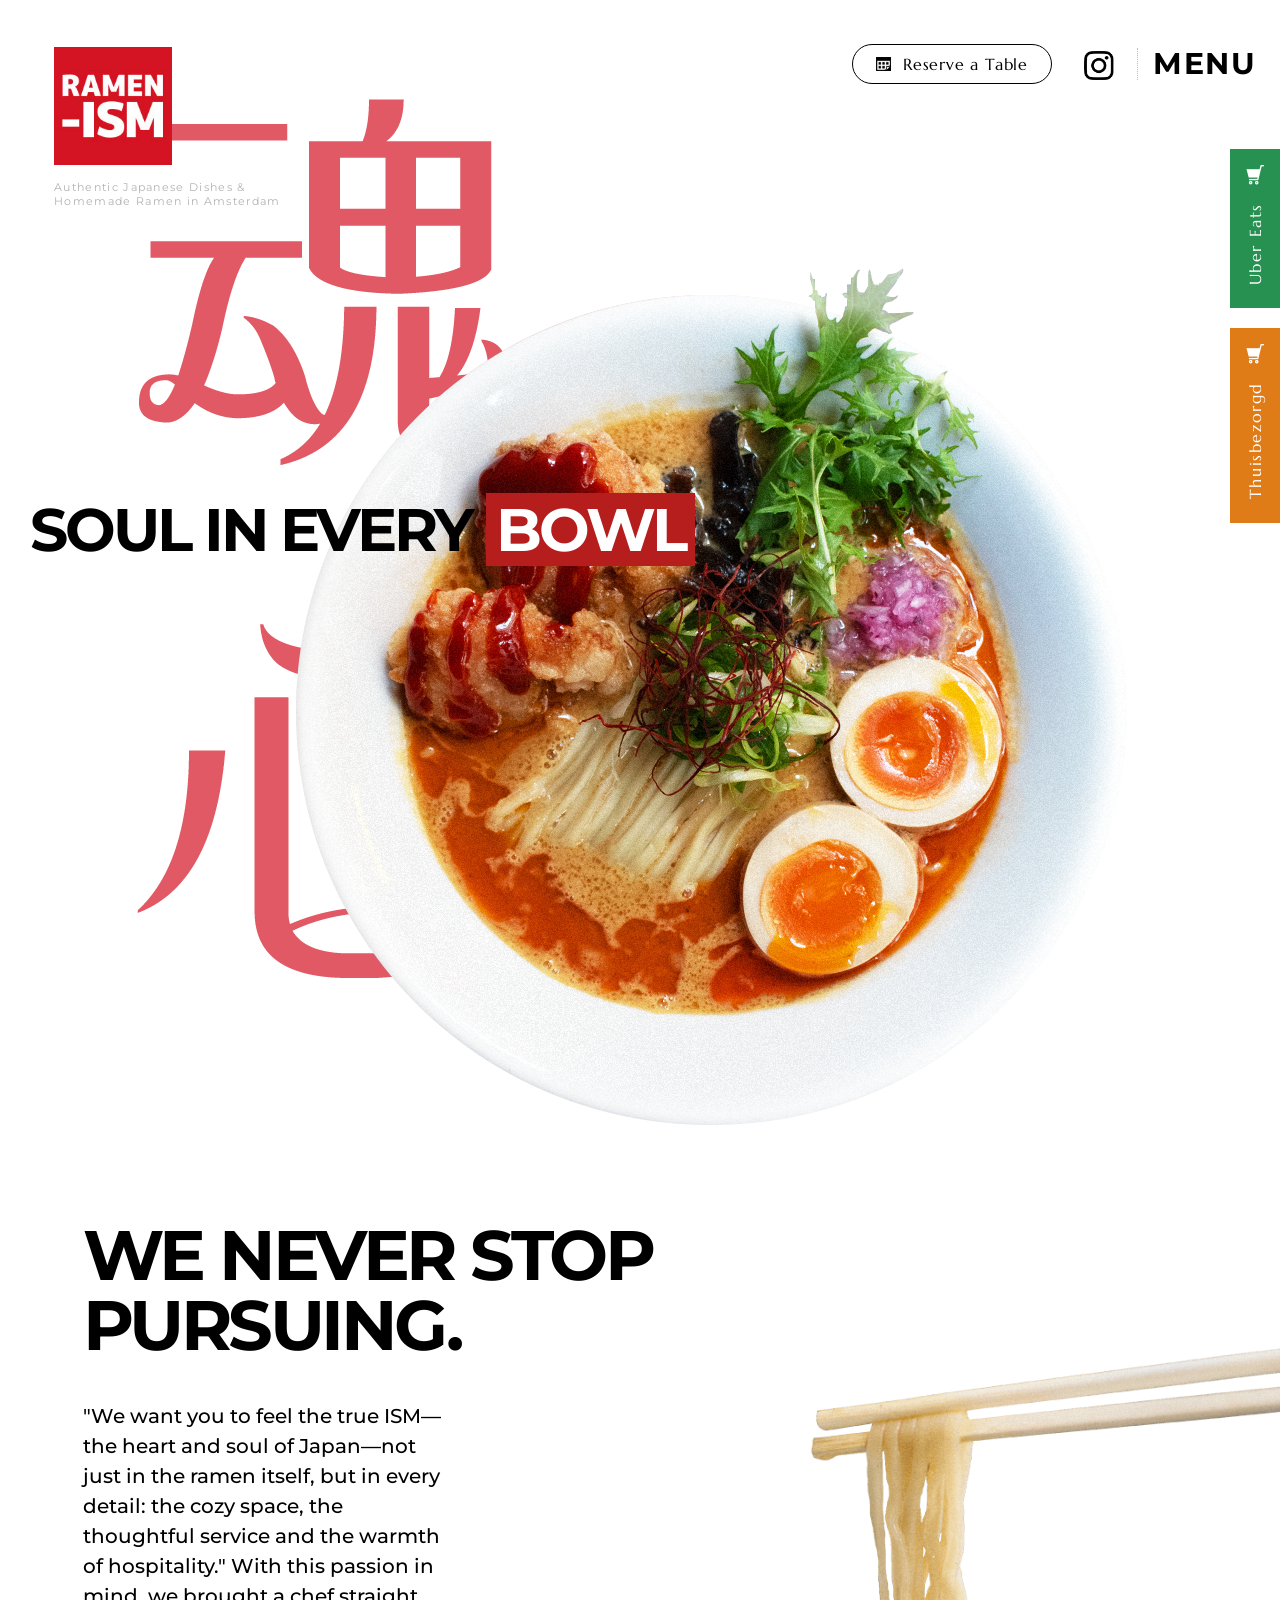
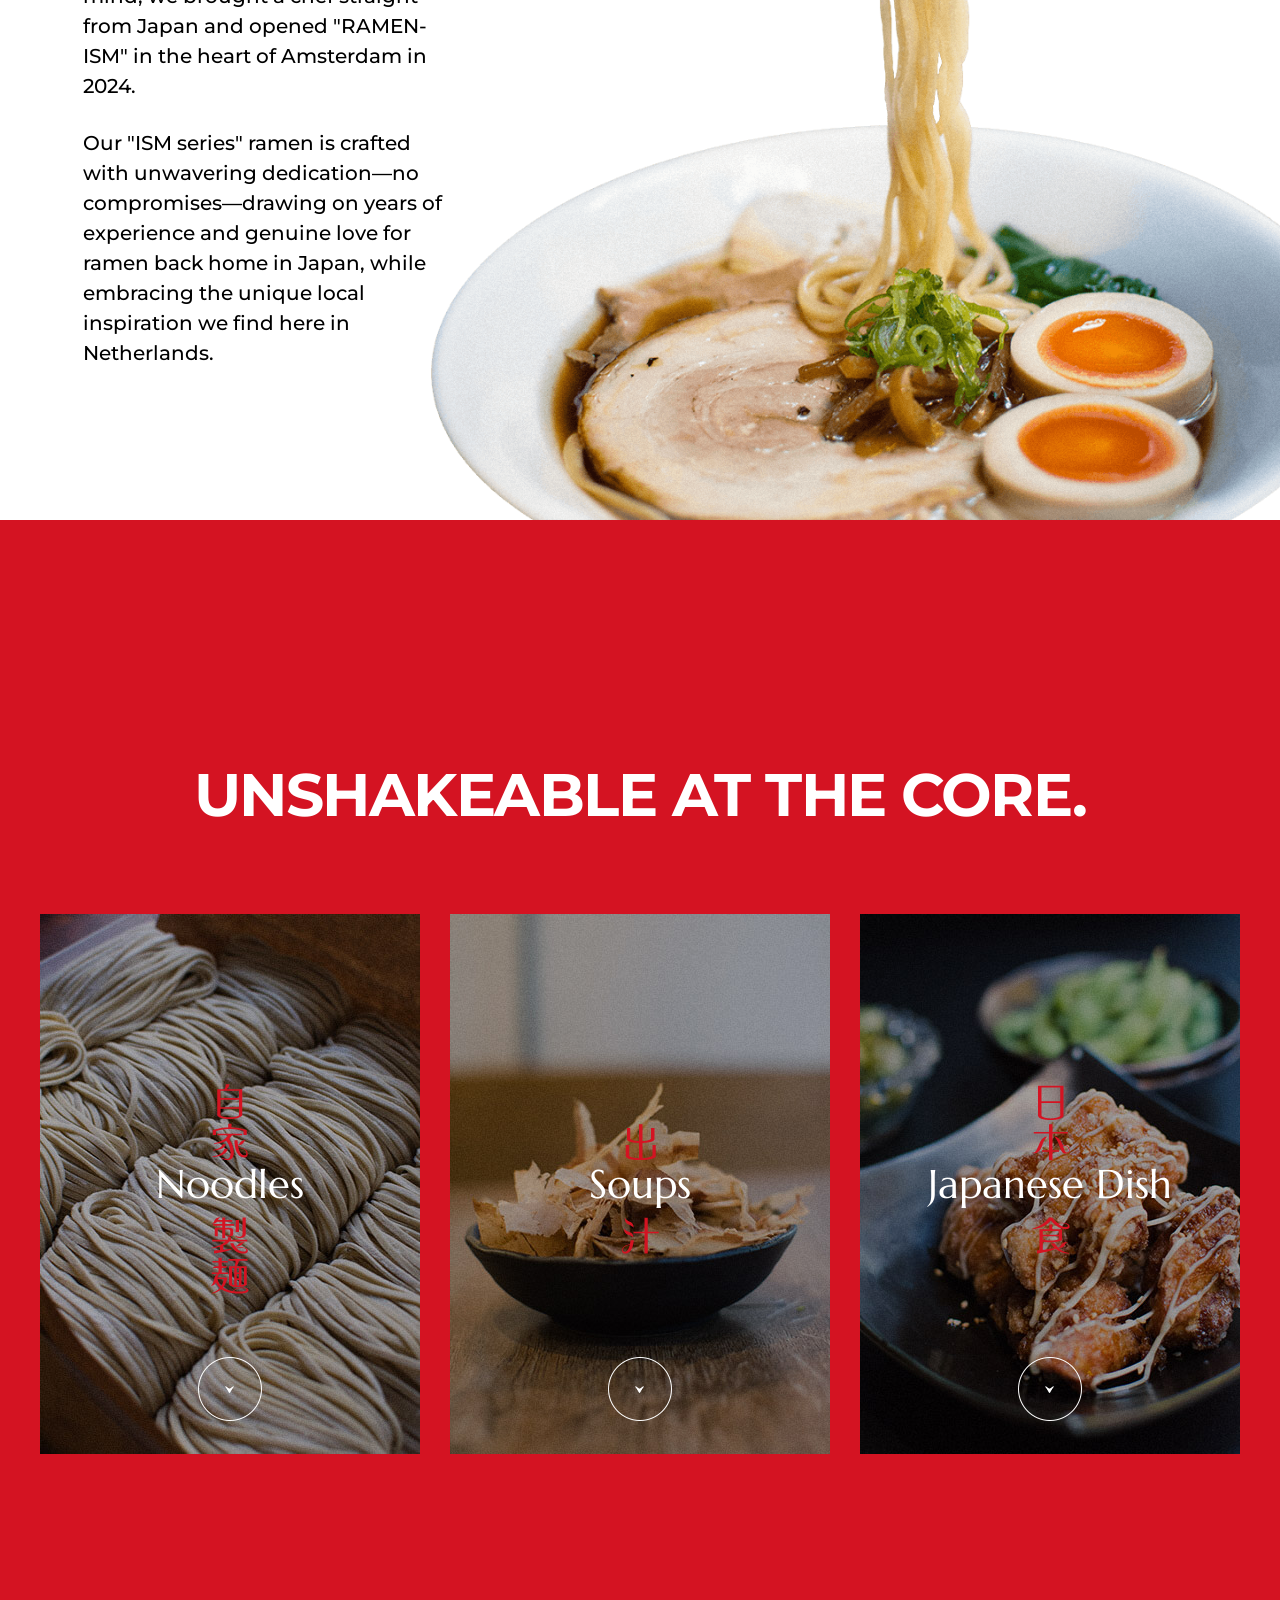
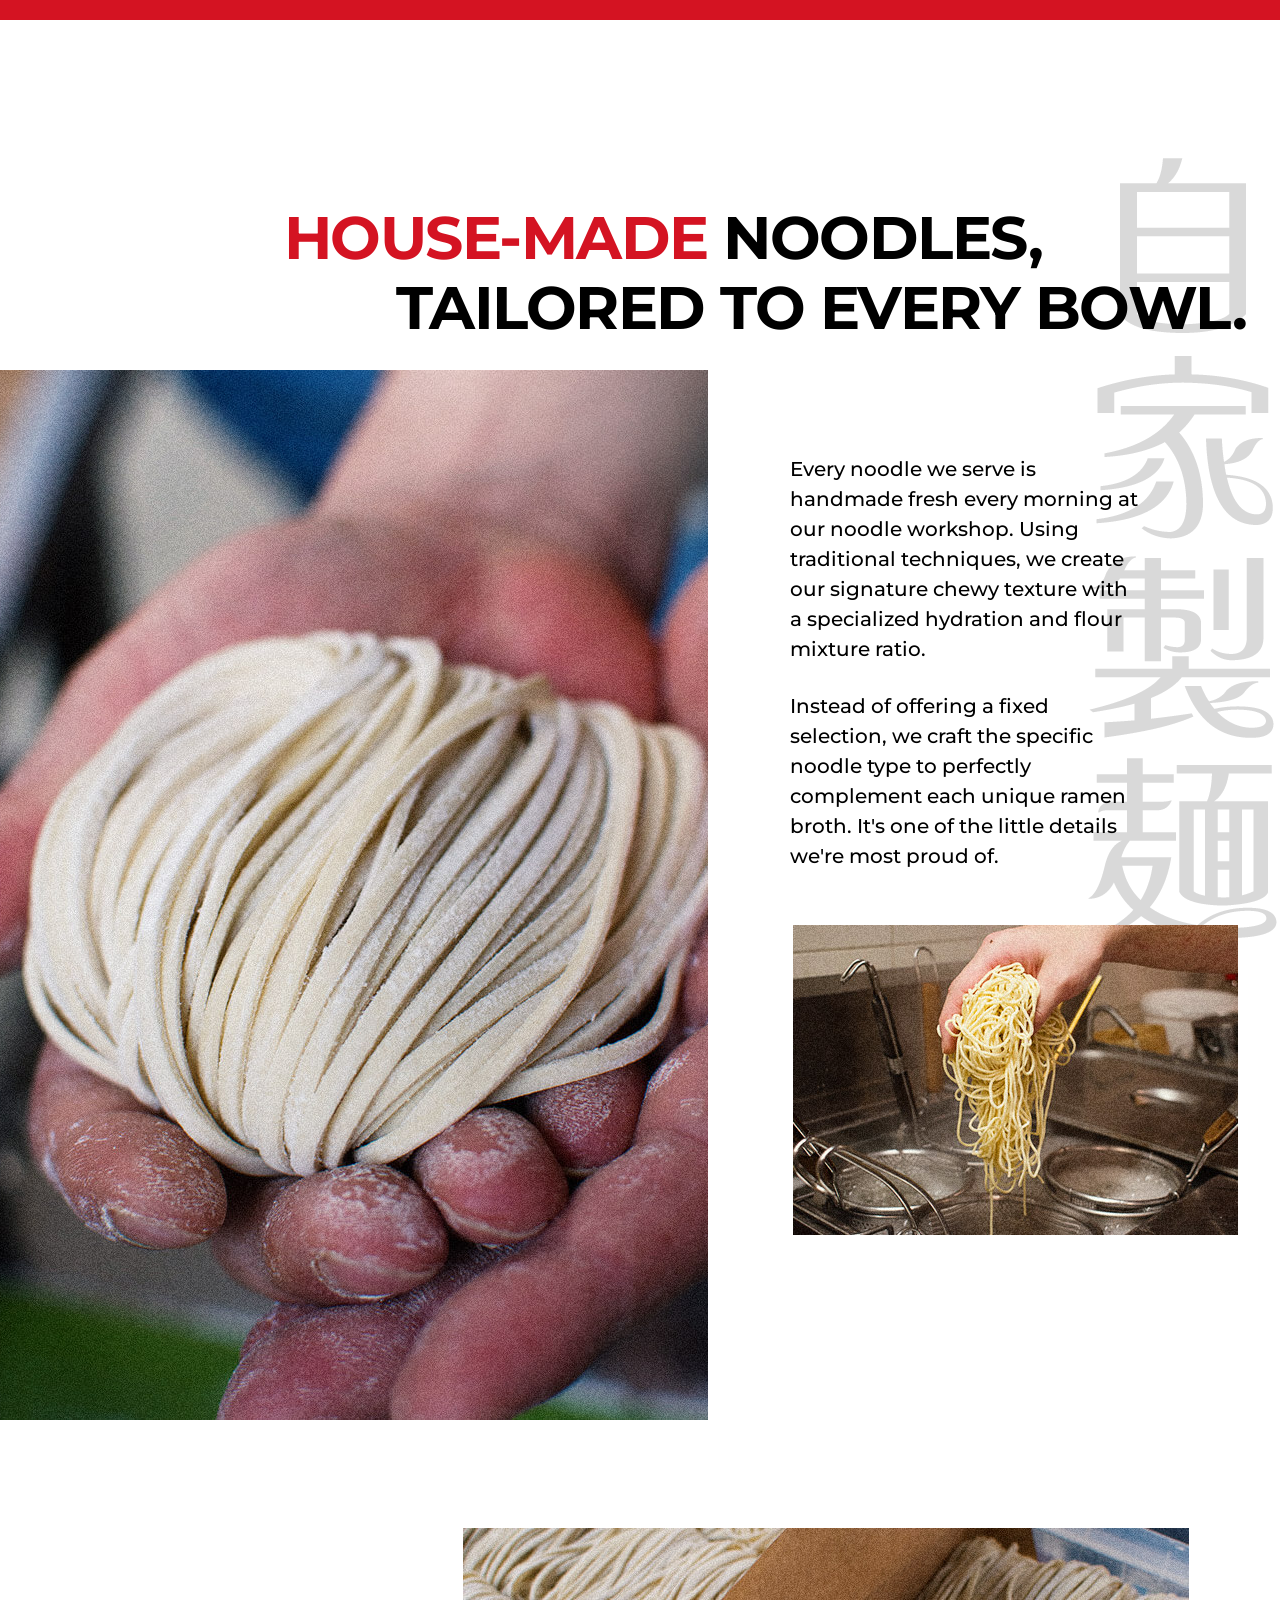
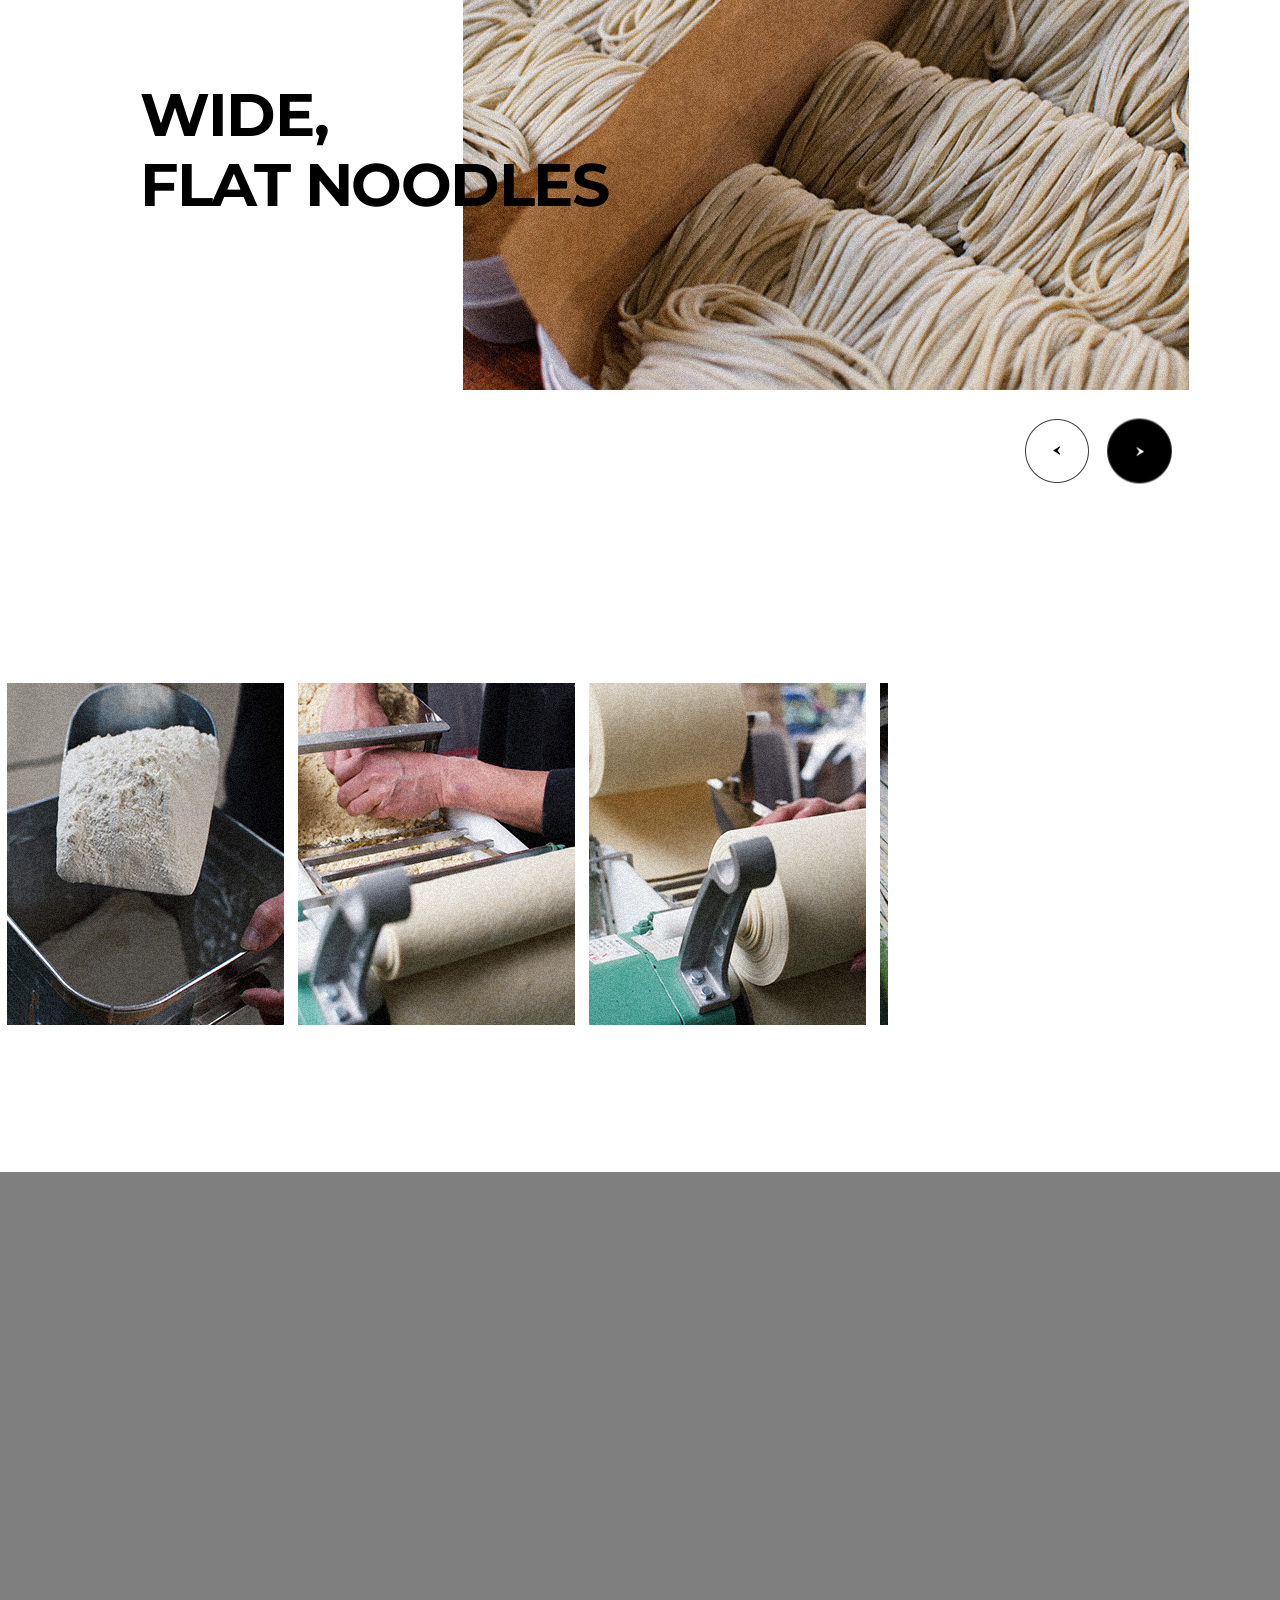
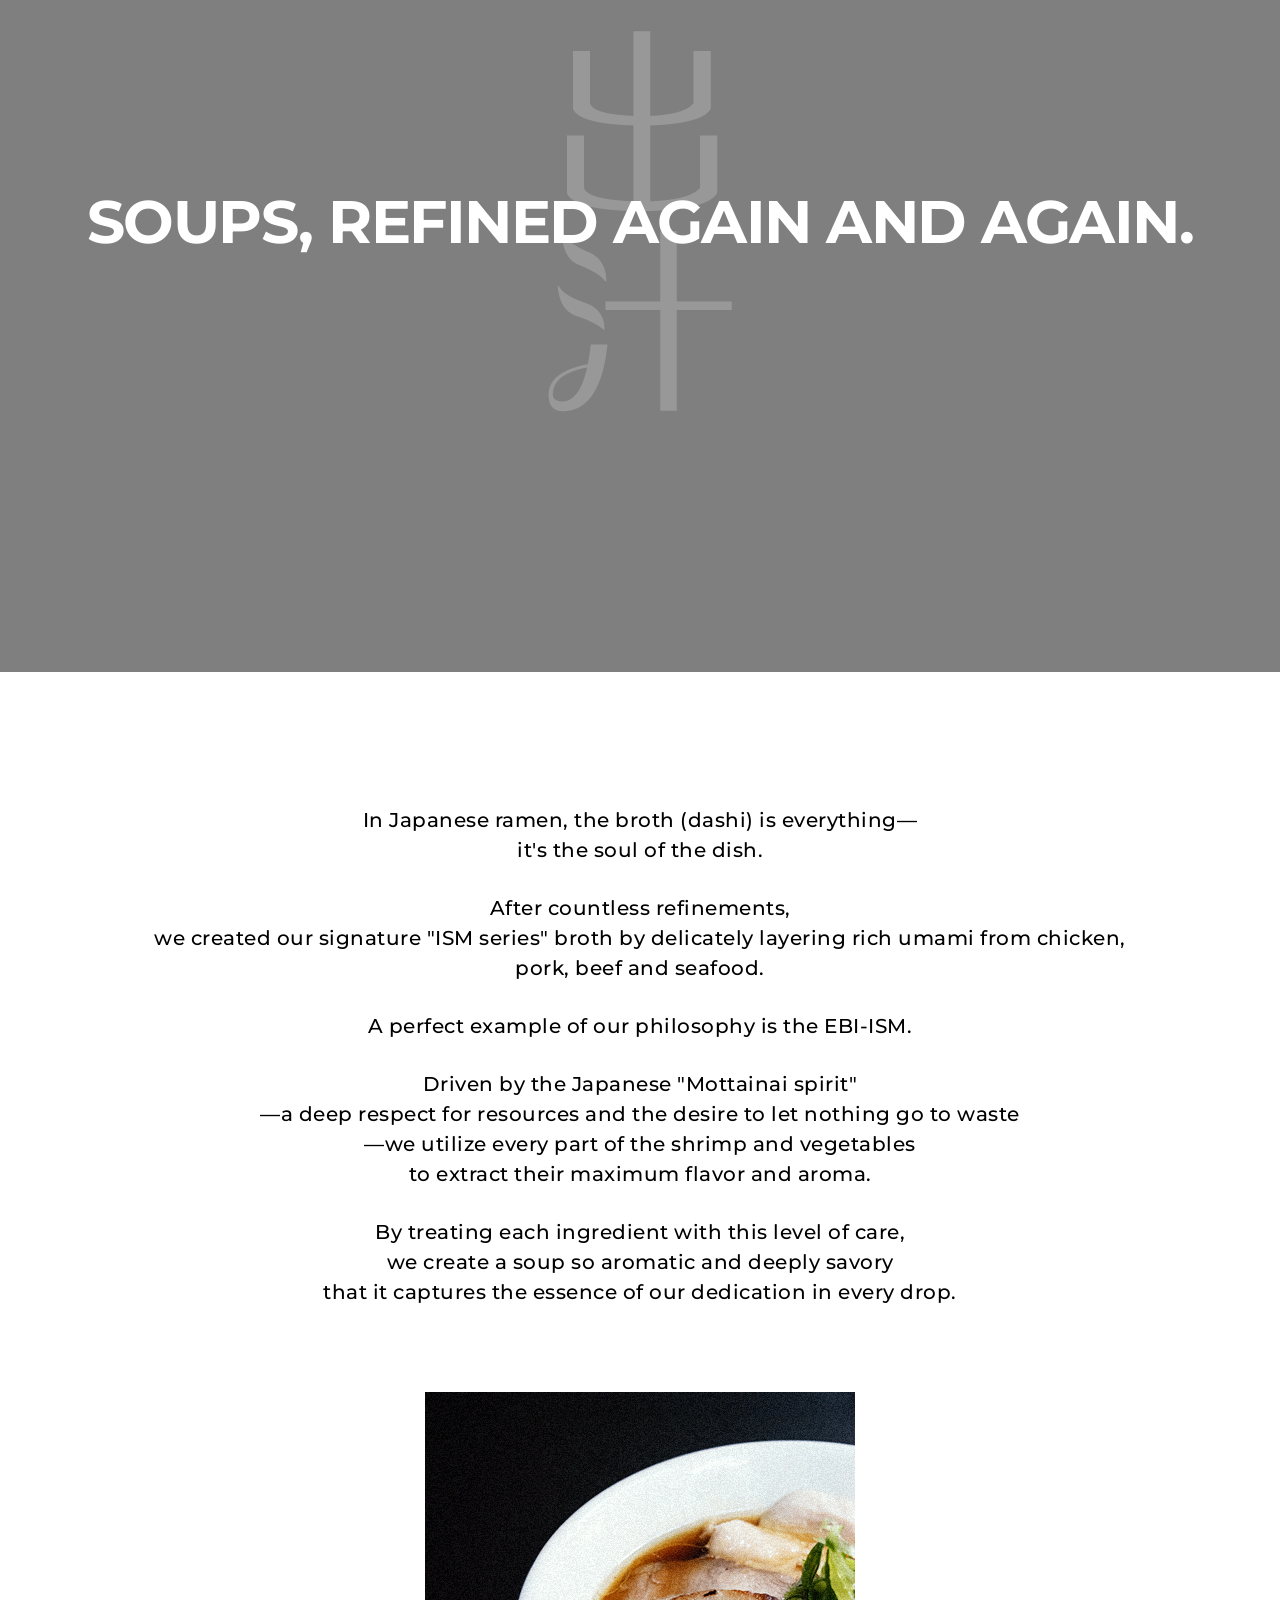
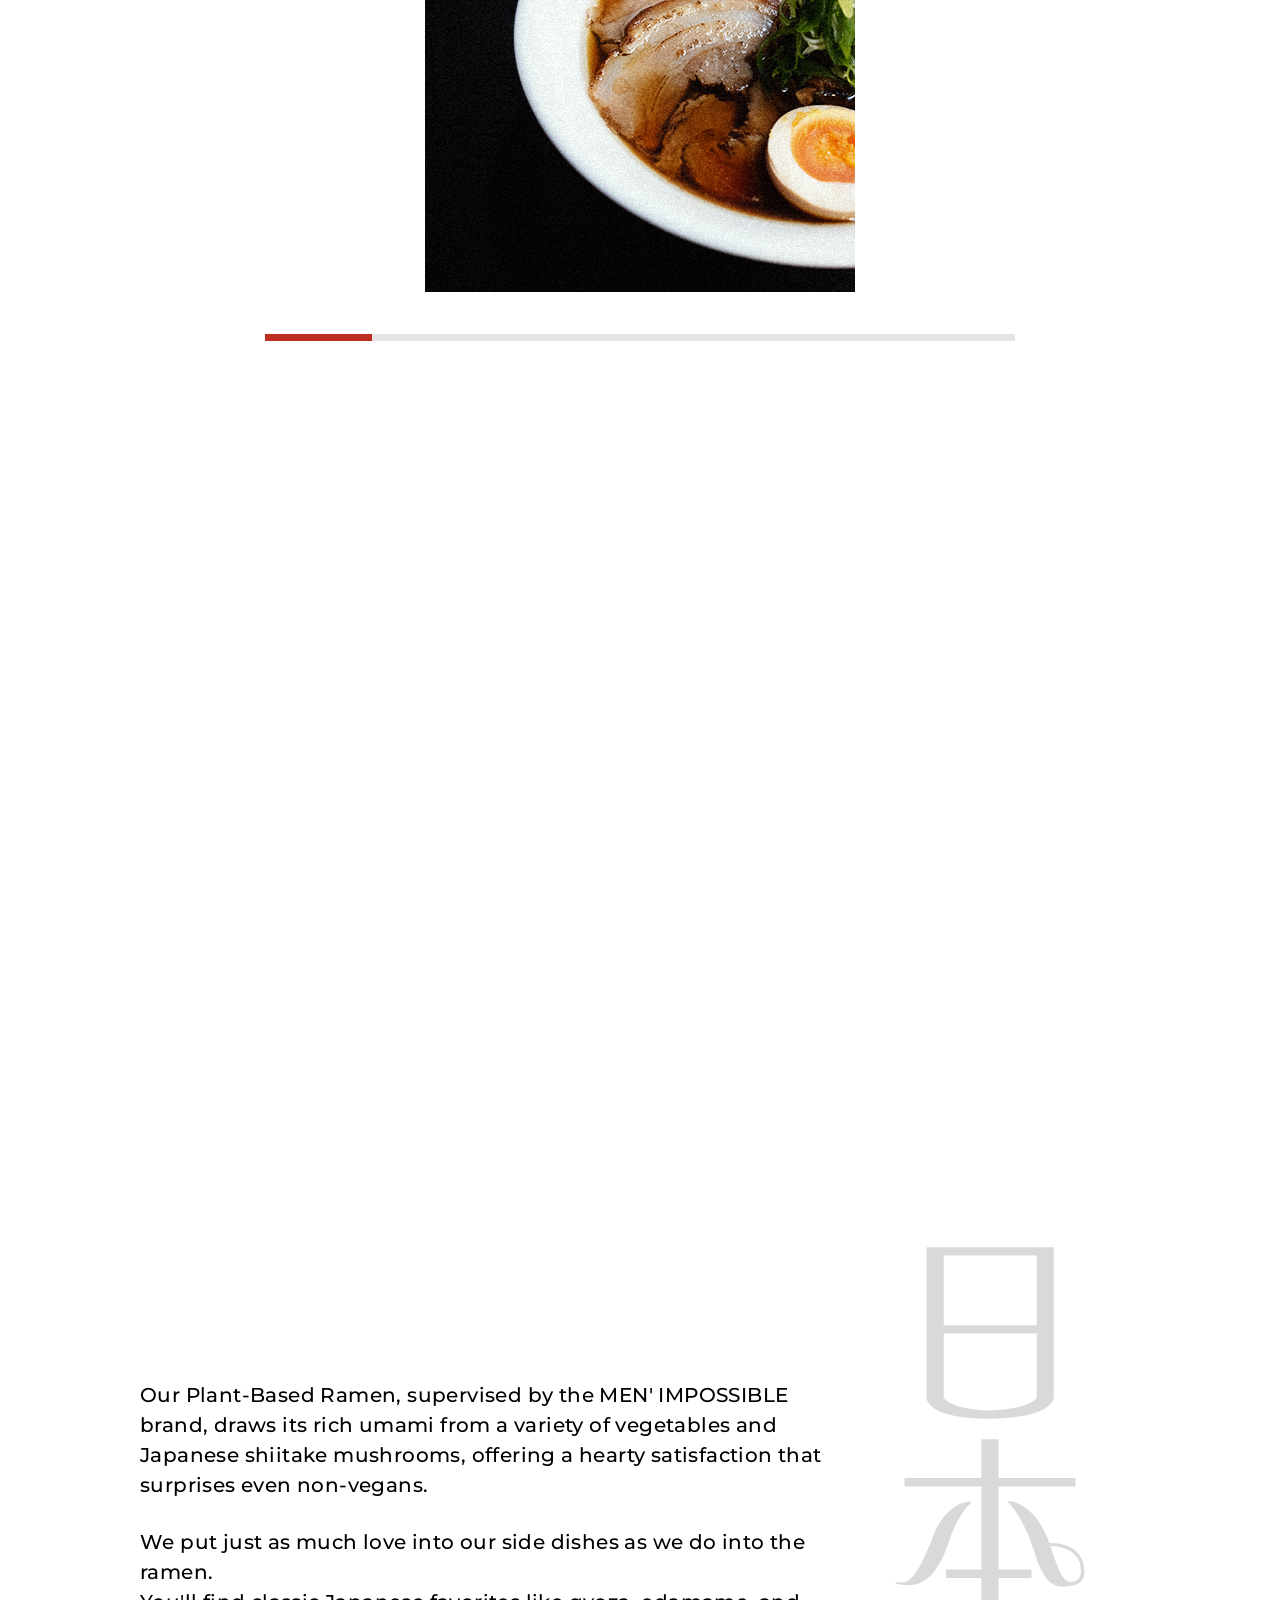
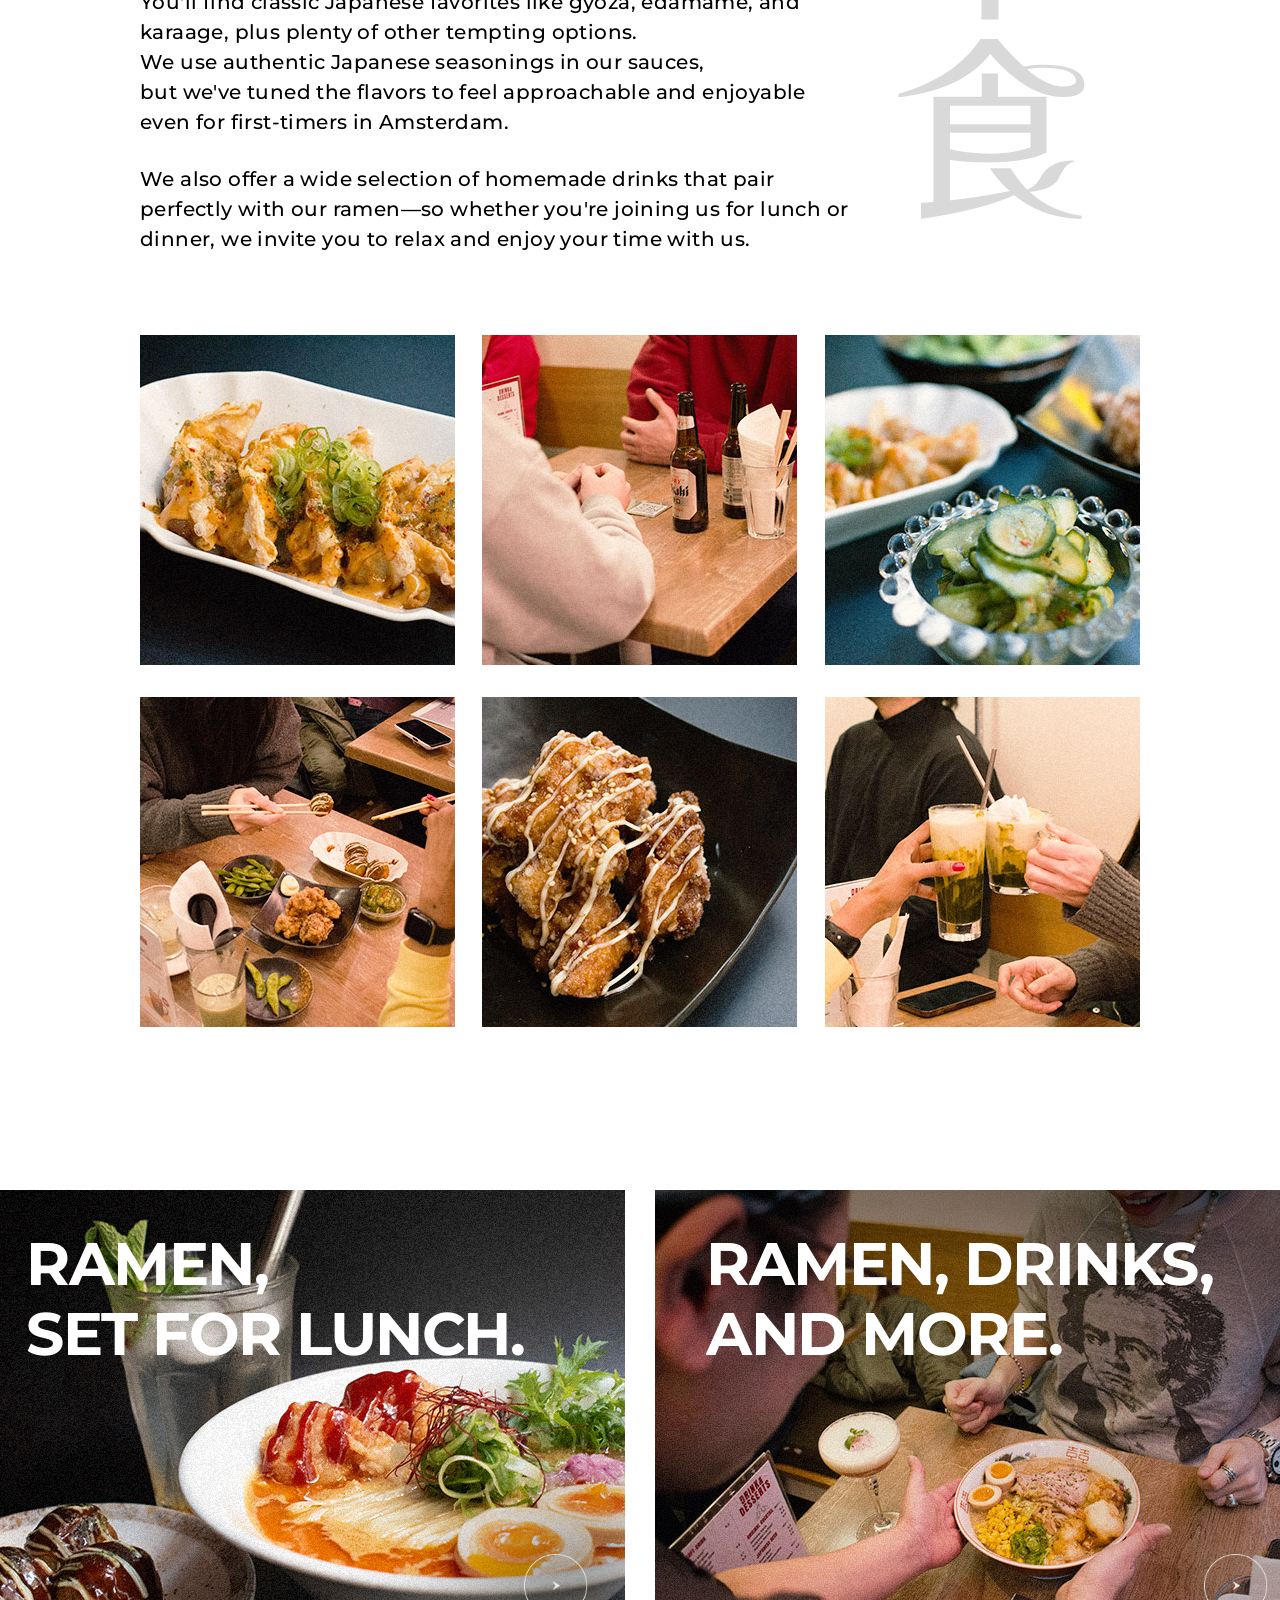
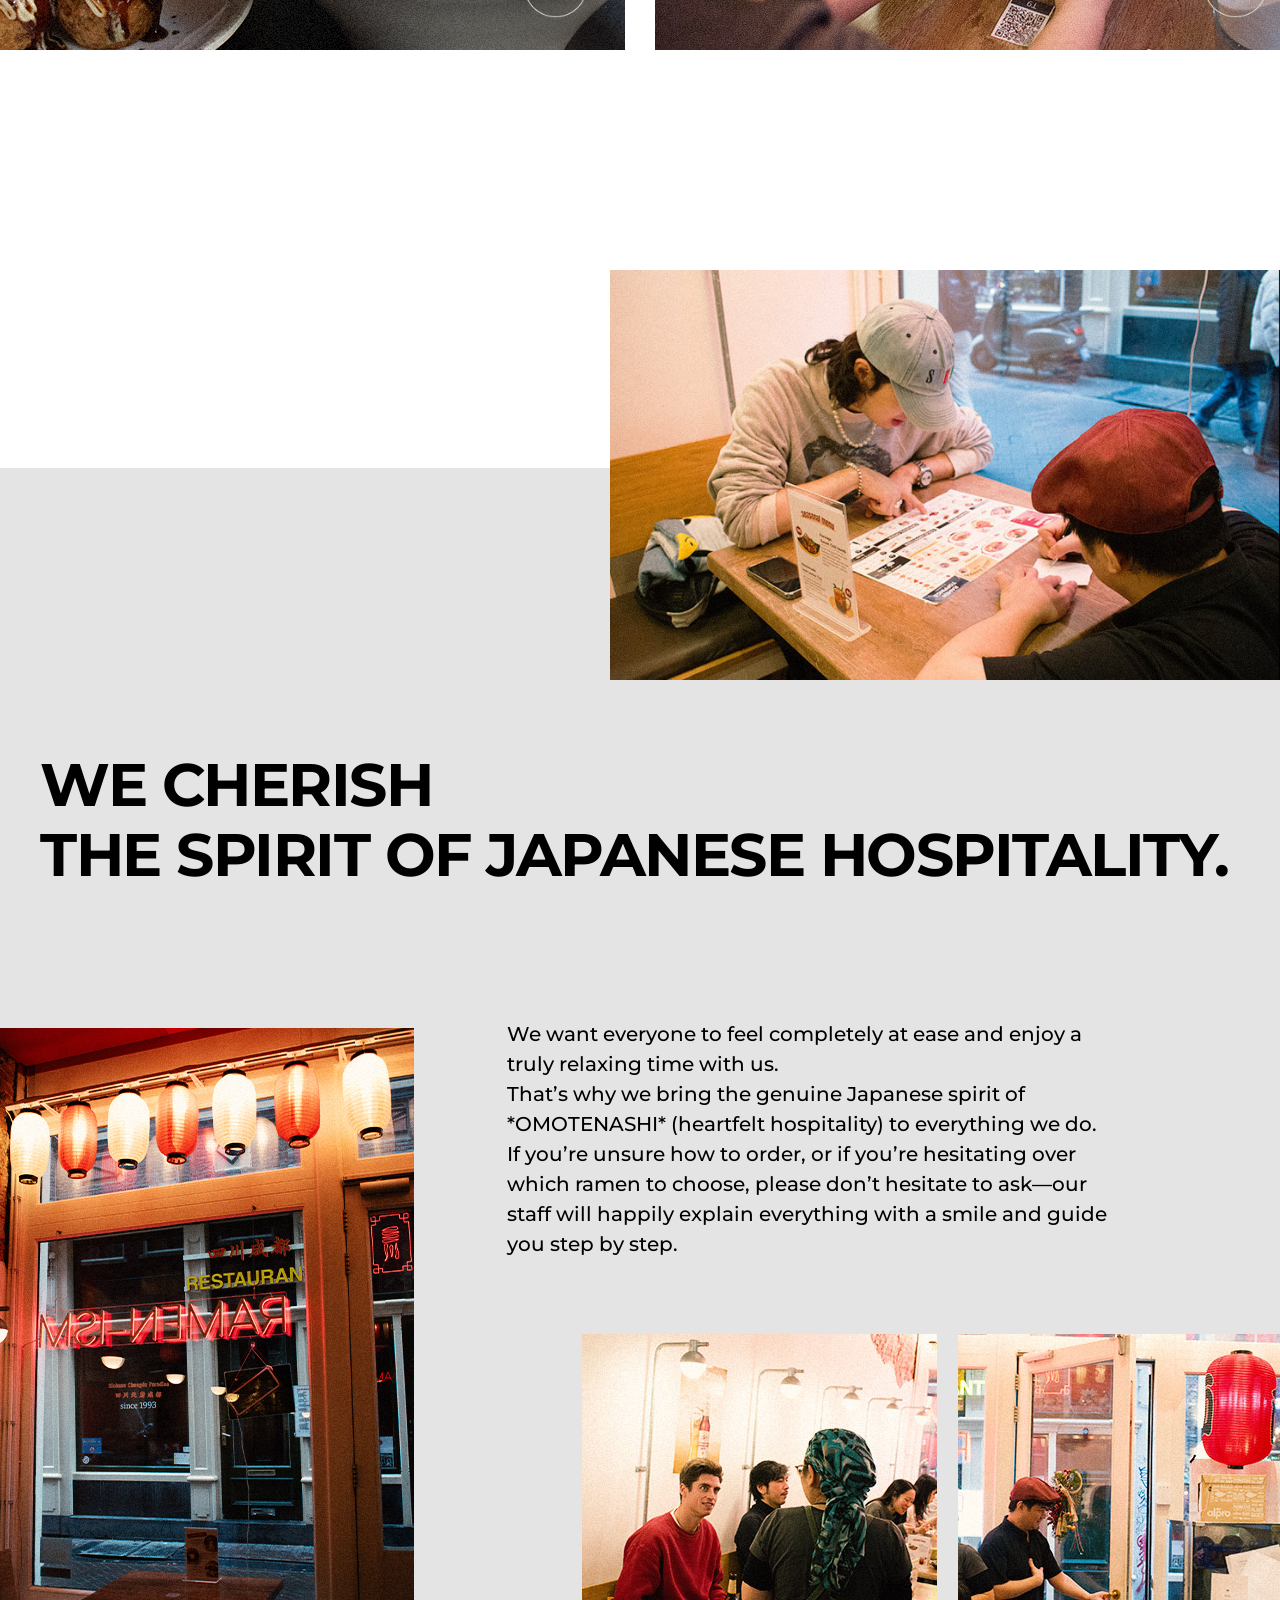
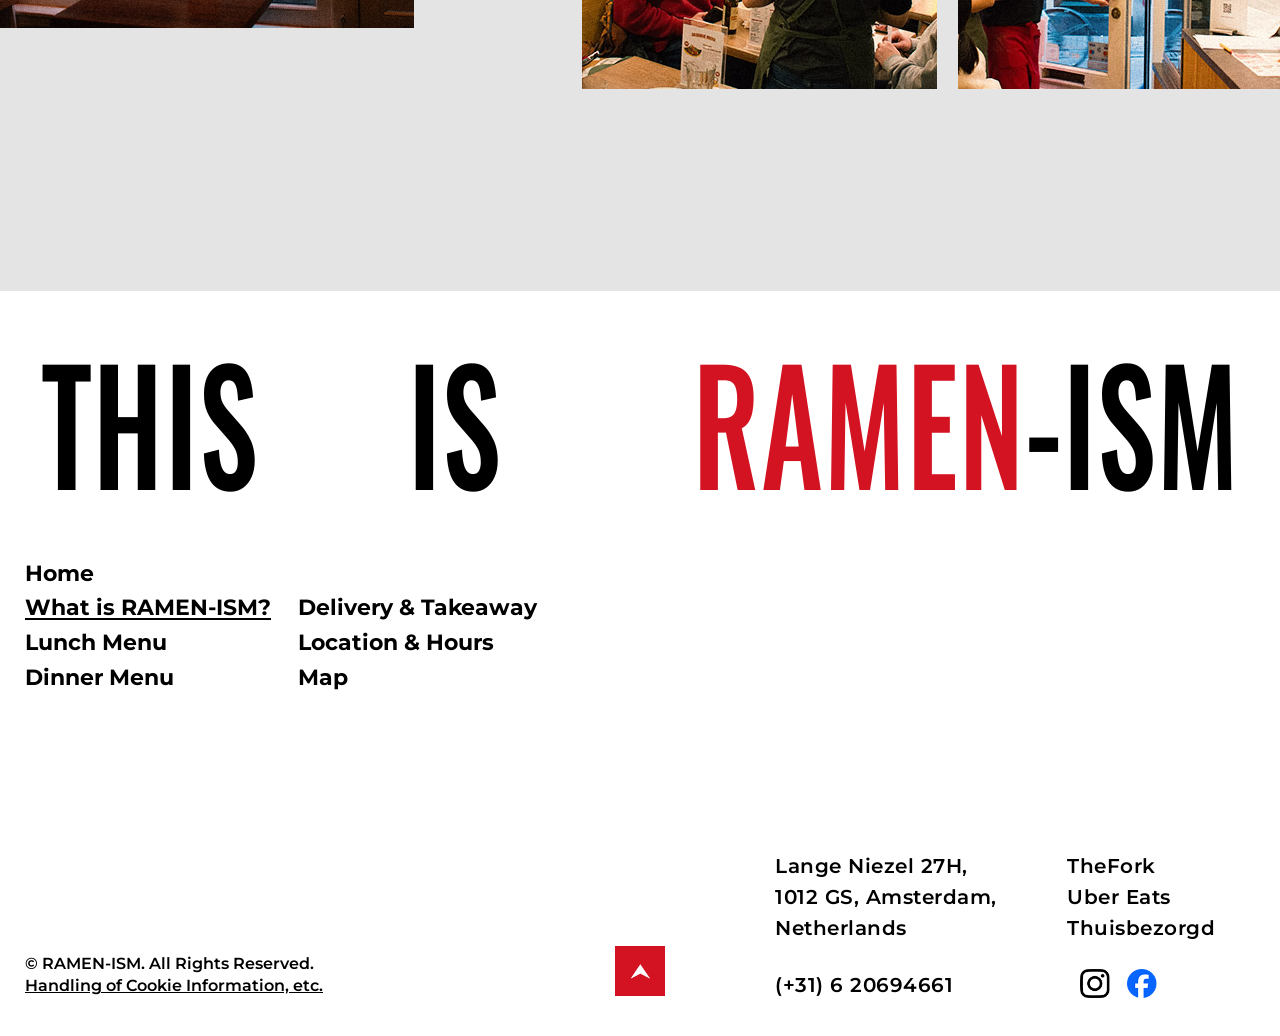
<file: about.html>
<!doctype html>
<!--[if lt IE 7]><html class="ie ie6 ie-lt10 ie-lt9 ie-lt8 ie-lt7 no-js" lang="en"><![endif]-->
<!--[if IE 7]><html class="ie ie7 ie-lt10 ie-lt9 ie-lt8 no-js" lang="en"><![endif]-->
<!--[if IE 8]><html class="ie ie8 ie-lt10 ie-lt9 no-js" lang="en"><![endif]-->
<!--[if IE 9]><html class="ie ie9 ie-lt10 no-js" lang="en"><![endif]-->
<!--[if gt IE 9]><!-->
<html class="no-js responsive" lang="en">
  <!--<![endif]-->
  <head>
    <!-- Cookiebot -->
    <script id="CookieDeclaration" src="https://consent.cookiebot.com/84872b52-bbab-47e4-afeb-8c40de0ae373/cd.js" type="text/javascript" async></script>
    <script id="Cookiebot" src="https://consent.cookiebot.com/uc.js" data-cbid="84872b52-bbab-47e4-afeb-8c40de0ae373" data-blockingmode="auto" type="text/javascript"></script>
    <script data-cookieconsent="ignore">
      window.dataLayer = window.dataLayer || [];
      function gtag() {
        dataLayer.push(arguments);
      }
      gtag("consent", "default", { ad_personalization: "denied", ad_storage: "denied", ad_user_data: "denied", analytics_storage: "denied", functionality_storage: "denied", personalization_storage: "denied", security_storage: "granted", wait_for_update: 500 });
      gtag("set", "ads_data_redaction", true);
      gtag("set", "url_passthrough", false);
    </script>

    <!-- Googleアナリティクス（GA4） -->
    <script type="text/plain" data-cookieconsent="statistics" async src="https://www.googletagmanager.com/gtag/js?id=G-VJ32ZD3VZT"></script>
    <script type="text/plain" data-cookieconsent="statistics">
      window.dataLayer = window.dataLayer || [];
      function gtag(){dataLayer.push(arguments);}
      gtag('js', new Date());
      gtag('config', 'G-VJ32ZD3VZT');
    </script>
    <!-- Microsoft Clarity -->
    <script type="text/plain" data-cookieconsent="statistics">
      (function(c,l,a,r,i,t,y){
          c[a]=c[a]||function(){(c[a].q=c[a].q||[]).push(arguments)};
          t=l.createElement(r);t.async=1;t.src="https://www.clarity.ms/tag/"+i;
          y=l.getElementsByTagName(r)[0];y.parentNode.insertBefore(t,y);
      })(window, document, "clarity", "script", "vuekbbfkqh");
    </script>



    <meta charset="UTF-8" />
    <meta http-equiv="X-UA-Compatible" content="IE=Edge" />
    <meta name="author" content="FOODCONNECTION" />
    <title>Authentic Japanese Dishes & Homemade Ramen in Amsterdam</title>

    <!-- Social Share - Facebook -->
    <meta property="og:type" content="article" />
    <meta property="og:locale" content="ja_JP" />
    <meta property="og:url" content="https://www.ramen-ism.com/about.html" />
    <meta property="og:image" content="https://www.ramen-ism.com/shared/img/shared/ogp.png" />
    <meta property="og:title" content="Authentic Japanese Dishes & Homemade Ramen in Amsterdam" />
    <meta property="og:site_name" content="RAMEN-ISM" />
    <meta property="og:description" content="Experience true Japanese hospitality in Amsterdam at RAMEN-ISM. Enjoy our authentic Japanese dishes, rich ramen broths, edamame, and vegan options." />

    <!-- META -->
    <meta name="description" content="Experience true Japanese hospitality in Amsterdam at RAMEN-ISM. Enjoy our authentic Japanese dishes, rich ramen broths, edamame, and vegan options." />

    <!-- Mobile -->
    <meta name="apple-mobile-web-app-status-bar-style" content="black-translucent" />
    <meta name="apple-mobile-web-app-capable" content="yes" />
    <meta name="format-detection" content="telephone=no, date=no, address=no, email=no" />

    <!-- Viewport for Responsive and SP -->
    <meta name="viewport" content="width=device-width, initial-scale=1.0, maximum-scale=1.0, user-scalable=no" />
    <script src="shared/js/viewport.js"></script>
    <!-- Viewport for PC 
    <meta name="viewport" content="width=1100, shrink-to-fit=no">-->

    <!-- Profiles -->
    <link rel="canonical" href="https://www.ramen-ism.com/about.html" />
    <link rel="profile" href="http://microformats.org/profile/hcard" />
    <link rel="apple-touch-icon" href="shared/img/shared/apple-touch-icon.png" />
    <link rel="icon" href="shared/img/shared/favicon.ico" />

    <!-- Styles -->
    <link rel="stylesheet" href="shared/css/font.css" />
    <link rel="stylesheet" href="shared/css/animate.min.css" />
    <link rel="stylesheet" href="shared/css/common.css" />
    <link rel="stylesheet" href="shared/css/slick.min.css" />
    <link rel="stylesheet" href="shared/css/shared.css" />
    <link rel="stylesheet" href="shared/css/about.css" />
  </head>
  <body>
    <main>
      <header class="header-box">
        <div class="nav-header">
          <div id="menu-toggle" class="js-scroll">
            <ul class="nav">
              <li><a class="nav-main" href="index.html">Home</a></li>
              <li><a class="nav-main active" href="about.html">What is RAMEN-ISM?</a></li>
              <li><a class="nav-main" href="lunch.html">Lunch Menu</a></li>
              <li><a class="nav-main" href="dinner.html">Dinner Menu</a></li>
              <li><a class="nav-main" href="takeout.html">Delivery & Takeaway</a></li>
              <li><a class="nav-main" href="index.html#shopinfo">Location & Hours</a></li>
            </ul>
            <p class="btn-res">
              <a href="https://widget.thefork.com/4140f0be-3bf3-4719-9c86-ec190a4dd928" target="_blank" rel="nofollow" onClick="gtag('event','btn_reserve',{transport_type:'beacon'});"><span class="icon">Reserve a Table</span></a>
            </p>
            <ul class="nav-shop">
              <li>
                <a href="https://www.order.store/nl-en/store/ramen-ism/L0-5-HEkVnqtOcXyJmzvGw" target="_blank" rel="nofollow" onClick="gtag('event','btn_ubereats',{transport_type:'beacon'});">Uber Eats</a>
              </li>
              <li>
                <a href="https://www.ubereats.com/nl-en/store/ramen-ism/NnkTYU2WTS6soqdMfDP7wA" target="_blank" rel="nofollow" onClick="gtag('event','btn_thuisbezorgd',{transport_type:'beacon'});">Thuisbezorgd</a>
              </li>
            </ul>
            <ul class="nav-access">
              <li>
                <a href="https://www.instagram.com/ramen_ism.ams/" target="_blank" rel="nofollow" onClick="gtag('event','btn_insta',{transport_type:'beacon'});"><img src="shared/img/shared/icon_ins.png" alt="instagram" width="54" height="52" /></a>
              </li>
              <li>
                <a href="https://www.facebook.com/ramenism.ams" target="_blank" rel="nofollow" onClick="gtag('event','btn_facebook',{transport_type:'beacon'});"><img src="shared/img/shared/icon_fb_w.png" alt="facebook" width="68" height="68" /></a>
              </li>
              <li>
                <a href="https://maps.app.goo.gl/rmcFsoStzjuSGqfy7" target="_blank" rel="nofollow" onClick="gtag('event','btn_gmap',{transport_type:'beacon'});"><img src="shared/img/shared/icon_map.png" alt="map" width="52" height="68" /></a>
              </li>
            </ul>
            <p class="tel-header">
              Tel. <a href="tel:+31620694661" class="telhref" onClick="gtag('event','header_phone',{event_category:'Phone Call',transport_type:'beacon'});"><span class="tel-icon">(+31) 6 20694661</span></a>
            </p>
          </div>
        </div>

        <div class="fixed-group-head">
          <p class="btn-res">
            <a href="https://widget.thefork.com/4140f0be-3bf3-4719-9c86-ec190a4dd928" target="_blank" rel="nofollow" onClick="gtag('event','btn_reserve',{transport_type:'beacon'});"><span class="icon">Reserve a Table</span></a>
          </p>
          <p class="btn-ins">
            <a href="https://www.instagram.com/ramen_ism.ams/" target="_blank" rel="nofollow" onClick="gtag('event','btn_insta',{transport_type:'beacon'});"><img src="shared/img/shared/icon_ins.png" alt="instagram" width="54" height="52" /></a>
          </p>
          <div class="hamberger-btn"><span class="normal">MENU</span><span class="close">CLOSE</span></div>
        </div>
        <div class="fixed-sidebar">
          <ul>
            <li class="fnt-mar txt-vertical">
              <a href="https://www.order.store/nl-en/store/ramen-ism/L0-5-HEkVnqtOcXyJmzvGw" target="_blank" rel="nofollow" onClick="gtag('event','btn_ubereats',{transport_type:'beacon'});"><span class="txt-latin">Uber Eats</span></a>
            </li>
            <li class="fnt-mar txt-vertical">
              <a
                href="https://www.thuisbezorgd.nl/menu/ramen-ism?utm_source=tripadvisor&%243p=a_trip_advisor&utm_medium=cps&utm_medium=cps&utm_campaign=CM_P_TA_NLD_NL_%5BENGM%5D_%5BOTHR%5D_%5BTRIPADVISOR%5D_PERFDIS_16500042&utm_campaign=CM_P_TA_NLD_NL_%5BENGM%5D_%5BOTHR%5D_%5BTRIPADVISOR%5D_PERFDIS_16500042&%24canonical_url=https%3A%2F%2Fwww.thuisbezorgd.nl%2Fmenu%2Framen-ism%3Futm_source%3Dtripadvisor&~channel=tripadvisor&~feature=cps&~campaign=CM_P_TA_NLD_NL_%5BENGM%5D%5BOTHR%5D%5BTRIPADVISOR%5DPERFDIS_16500042&TAHotelCode=16500042&_branch_match_id=1493787111396981048&_branch_referrer=H4sIAAAAAAAAA7WQX2vCMBTFP032tupa3cMgjK7VKUwtWvYaYnu1weYPN8kKe%2FCzL5VtIg72JOSSc38XDpzTOGfs02DgGi%2FsFj417uuIGxO1Qh0GzyQeJYZy5lAYxusPYTXeBViDPThtmMeWNr0FSVIST8Prui66MFNtoBKUDx%2FyIO6FlSSZeieZ1R4rIEne%2B%2F%2FY9wcJtfCSVsb%2BtVZcGi72imYLVrAyZcu3PAwj45fJ8nVBxnkvV%2BVs%2FS3L9bxI8%2Ff5ZnUixWQ9zecb9vA4Hg6Ho%2Fg2pqGmiiutRMXbmxR1rBquFLT0Au6AO49wKuv4f6hzpqtIV4nKdKYdtJmugf7CI8IOEIXasy3qzgLSrEEt4QuKPmPOWwIAAA%3D%3D"
                target="_blank"
                rel="nofollow"
                onClick="gtag('event','btn_thuisbezorgd',{transport_type:'beacon'});"
                ><span class="txt-latin">Thuisbezorgd</span></a
              >
            </li>
          </ul>
        </div>
      </header>
      <div id="head-key" class="head-child">
        <div class="head-info">
          <p class="logo">
            <a class="non-over" href="index.html"><img class="non-over" src="shared/img/shared/logo.jpg" alt="Logo" width="168" height="168" /></a>
          </p>
          <h1>Authentic Japanese Dishes & <br />Homemade Ramen in Amsterdam</h1>
        </div>
        <div id="key-about">
          <div class="group">
            <p class="tit1"><img src="shared/img/about/key_t1.png" alt="Soul" width="383" height="366" /></p>
            <h2 class="ttl-all scroll_active">Soul in Every <br class="sp" /><span class="bg">Bowl</span></h2>
            <p class="tit2"><img src="shared/img/about/key_t2.png" alt="Heart" width="382" height="354" /></p>
            <p class="img"><img src="shared/img/about/key_p1.png" alt="misoramen" width="831" height="857" /></p>
          </div>
        </div>
      </div>
      <section class="nav-main">
        <div id="lead">
          <div class="wrap">
            <h2 class="ttl-all scroll_active">We never stop <br />pursuing.</h2>
            <div class="desc">
              <div class="group">
                <p class="txt">"We want you to feel the true ISM—the heart and soul of Japan—not just in the ramen itself, but in every detail: the cozy space, the thoughtful service and the warmth of hospitality." With this passion in mind, we brought a chef straight from Japan and opened "RAMEN-ISM" in the heart of Amsterdam in 2024.</p>
                <p class="txt">Our "ISM series" ramen is crafted with unwavering dedication—no compromises—drawing on years of experience and genuine love for ramen back home in Japan, while embracing the unique local inspiration we find here in Netherlands.</p>
              </div>
              <!--  <div class="group">
                <p class="txt">We’re also proud to offer popular 100% plant-based “Plant-Based Ramen” options for vegans and vegetarians, which are even featured on HappyCow.</p>
                <p class="txt">Beyond the flavors, we cherish the gentle, attentive Japanese-style service that makes every guest feel truly welcomed and cared for with a smile.</p>
              </div>-->
            </div>
            <p class="img"><img src="shared/img/about/lead_p1.png" alt="Japaneseramen" width="959" height="872" /></p>
          </div>
        </div>
        <div id="anchor_links">
          <div class="wrap">
            <h2 class="ttl-all scroll_active">Unshakeable <br class="sp" />at the Core.</h2>
            <div class="list">
              <div class="item">
                <div class="overlay"></div>
                <a class="link" href="#noodles"></a>
                <p class="img ob">
                  <picture>
                    <source srcset="shared/img/about/anchor_p1.jpg" media="(min-width: 768px)" />
                    <img src="shared/img/about/anchor_p1_sp.jpg" width="600" height="420" alt="Noodles" />
                  </picture>
                </p>
                <p class="tit fnt-mar">Noodles</p>
                <p class="jp"><img src="shared/img/about/anchor_t1.png" alt="House-made noodles" width="38" height="210" /></p>
                <p class="btn"></p>
              </div>
              <div class="item">
                <div class="overlay"></div>
                <a class="link anchor-bottom" data-target="#soups2"></a>
                <p class="img ob">
                  <picture>
                    <source srcset="shared/img/about/anchor_p2.jpg" media="(min-width: 768px)" />
                    <img src="shared/img/about/anchor_p2_sp.jpg" width="600" height="420" alt="Soups" />
                  </picture>
                </p>
                <p class="tit fnt-mar">Soups</p>
                <p class="jp"><img src="shared/img/about/anchor_t2.png" alt="Dashi broth" width="37" height="130" /></p>
                <p class="btn"></p>
              </div>
              <div class="item">
                <div class="overlay"></div>
                <a class="link" href="#japanese_dish2"></a>
                <p class="img ob">
                  <picture>
                    <source srcset="shared/img/about/anchor_p3.jpg" media="(min-width: 768px)" />
                    <img src="shared/img/about/anchor_p3_sp.jpg" width="600" height="420" alt="Japanese dish" />
                  </picture>
                </p>
                <p class="tit fnt-mar">Japanese Dish</p>
                <p class="jp"><img src="shared/img/about/anchor_t3.png" alt="Japanese cuisine" width="39" height="169" /></p>
                <p class="btn"></p>
              </div>
            </div>
          </div>
        </div>
        <div id="noodles">
          <div class="wrap">
            <div class="row1">
              <p class="img1"><img src="shared/img/about/noodles_p1.jpg" alt="wheat flour" width="818" height="1050" /></p>
              <p class="tit"><img src="shared/img/about/noodles_t1.png" alt="House-made noodles" width="189" height="781" /></p>
              <h2 class="ttl-all scroll_active">
                <span class="pr"><span class="red">House-made</span> noodles,</span><br />tailored to every bowl.
              </h2>
              <div class="desc">
                <p class="txt">Every noodle we serve is handmade fresh every morning at our noodle workshop. Using traditional techniques, we create our signature chewy texture with a specialized hydration and flour mixture ratio.</p>
                <p class="txt">Instead of offering a fixed selection, we craft the specific noodle type to perfectly complement each unique ramen broth. It's one of the little details we're most proud of.</p>
              </div>
              <p class="img2"><img src="shared/img/about/noodles_p2.jpg" alt="wheat flour" width="445" height="310" /></p>
            </div>
            <div class="row2">
              <div class="wrap-slider">
                <div class="slider1">
                  <div class="item">
                    <div class="wrap-flex">
                      <div class="group">
                        <h3 class="ttl-all">Wide, <br />flat noodles</h3>
                        <!--<p class="deco"><img src="shared/img/about/noodles_p3.png" alt="noodles" width="444" height="418" /></p>-->
                      </div>
                      <p class="photo"><img src="shared/img/about/noodles_js1_p1.jpg" alt="noodles" width="726" height="462" /></p>
                    </div>
                  </div>
                  <div class="item">
                    <div class="wrap-flex">
                      <div class="group">
                        <h3 class="ttl-all">Curly <br />medium noodles</h3>
                        <!--<p class="deco"><img src="shared/img/about/noodles_p4.png" alt="noodles" width="442" height="421" /></p>-->
                      </div>
                      <p class="photo"><img src="shared/img/about/noodles_js1_p2.jpg" alt="noodles" width="726" height="462" /></p>
                    </div>
                  </div>
                </div>
              </div>
            </div>
            <div class="row3">
              <div class="wrap-slider">
                <div class="slider2">
                  <p class="photo"><img src="shared/img/about/noodles_js2_p1.jpg" alt="Noodle-making" width="277" height="342" /></p>
                  <p class="photo"><img src="shared/img/about/noodles_js2_p2.jpg" alt="Noodle-making" width="277" height="342" /></p>
                  <p class="photo"><img src="shared/img/about/noodles_js2_p3.jpg" alt="Noodle-making" width="277" height="342" /></p>
                  <p class="photo"><img src="shared/img/about/noodles_js2_p4.jpg" alt="Noodle-making" width="277" height="342" /></p>
                  <p class="photo"><img src="shared/img/about/noodles_js2_p5.jpg" alt="Noodle-making" width="277" height="342" /></p>
                </div>
              </div>
            </div>
          </div>
        </div>
        <div id="soups">
          <div class="wrap-soup" id="soups2">
            <div class="js-soups">
              <div class="group">
                <h2 class="ttl-all scroll_active">Soups, <br class="sp" />refined again <br class="sp" />and again.</h2>
                <p class="tit"><img src="shared/img/about/soups_t1.png" alt="Dashi broth" width="184" height="381" /></p>
              </div>
              <div class="c-splash-yerba_background">
                <div class="c-splash-yerba_background_sticky_area">
                  <div class="c-splash-yerba_background_sticky">
                    <div class="c-splash-yerba_background_visual">
                      <div class="c-image c-splash-yerba_background_visual_img">
                        <img src="shared/img/about/soups_p1.jpg" alt="soup" width="1500" height="940" />
                      </div>
                    </div>
                    <div class="c-splash-yerba_background_visual">
                      <div class="c-image c-splash-yerba_background_visual_img">
                        <img src="shared/img/about/soups_p1.jpg" alt="soup" width="1500" height="940" />
                      </div>
                    </div>
                  </div>
                </div>
              </div>
            </div>
          </div>
          <div class="bg">
            <div class="wrap">
              <div class="desc">
                <p class="txt">In Japanese ramen, the broth (dashi) is everything—<br class="pc" />it's the soul of the dish.</p>
                <p class="txt">After countless refinements, <br class="pc" />we created our signature "ISM series" broth by delicately layering rich umami from chicken, pork, beef and seafood.</p>
                <p class="txt">A perfect example of our philosophy is the EBI-ISM.</p>
                <p class="txt">Driven by the Japanese "Mottainai spirit"<br class="pc" />—a deep respect for resources and the desire to let nothing go to waste<br class="pc" />—we utilize every part of the shrimp and vegetables <br class="pc" />to extract their maximum flavor and aroma.</p>
                <p class="txt">By treating each ingredient with this level of care, <br class="pc" />we create a soup so aromatic and deeply savory <br class="pc" />that it captures the essence of our dedication in every drop.</p>
              </div>
              <div class="wrap-slider">
                <div class="slider">
                  <p class="photo"><img src="shared/img/about/soups_js_p1.jpg" alt="soup" width="430" height="500" /></p>
                  <p class="photo"><img src="shared/img/about/soups_js_p2.jpg" alt="soup" width="430" height="500" /></p>
                  <p class="photo"><img src="shared/img/about/soups_js_p3.jpg" alt="soup" width="430" height="500" /></p>
                  <p class="photo"><img src="shared/img/about/soups_js_p4.jpg" alt="soup" width="430" height="500" /></p>
                  <p class="photo"><img src="shared/img/about/soups_js_p5.jpg" alt="soup" width="430" height="500" /></p>
                  <p class="photo"><img src="shared/img/about/soups_js_p6.jpg" alt="soup" width="430" height="500" /></p>
                  <p class="photo"><img src="shared/img/about/soups_js_p7.jpg" alt="soup" width="430" height="500" /></p>
                </div>
              </div>
            </div>
          </div>
        </div>
        <div id="japanese_dish">
          <div class="bg">
            <p class="img_parallax">
              <img src="shared/img/about/japanese_parallax.jpg" alt="Japanese" width="1500" height="1000" />
            </p>
            <div class="group" id="japanese_dish2">
              <h2 class="ttl-all scroll_active">ISM Original Menu</h2>
            </div>
          </div>
          <div class="wrap">
            <div class="row">
              <p class="tit"><img src="shared/img/about/japanese_t1.png" alt="Japanese cuisine" width="190" height="572" /></p>
              <div class="desc">
                <p class="txt">Our Plant-Based Ramen, supervised by the MEN' IMPOSSIBLE brand, draws its rich umami from a variety of vegetables and Japanese shiitake mushrooms, offering a hearty satisfaction that surprises even non-vegans.</p>
                <p class="txt">We put just as much love into our side dishes as we do into the ramen. <br class="pc" />You'll find classic Japanese favorites like gyoza, edamame, and karaage, plus plenty of other tempting options. <br class="pc" />We use authentic Japanese seasonings in our sauces, <br class="pc" />but we've tuned the flavors to feel approachable and enjoyable even for first-timers in Amsterdam.</p>
                <p class="txt">We also offer a wide selection of homemade drinks that pair perfectly with our ramen—so whether you're joining us for lunch or dinner, we invite you to relax and enjoy your time with us.</p>
              </div>
              <ul class="list">
                <li class="photo"><img src="shared/img/about/japanese_p1.jpg" alt="gyoza" width="315" height="330" /></li>
                <li class="photo"><img src="shared/img/about/japanese_p2.jpg" alt="Beer" width="315" height="330" /></li>
                <li class="photo"><img src="shared/img/about/japanese_p3.jpg" alt="tukemono" width="315" height="330" /></li>
                <li class="photo"><img src="shared/img/about/japanese_p4.jpg" alt="scene" width="315" height="330" /></li>
                <li class="photo"><img src="shared/img/about/japanese_p5.jpg" alt="Karaage" width="315" height="330" /></li>
                <li class="photo"><img src="shared/img/about/japanese_p6.jpg" alt="scene" width="315" height="330" /></li>
              </ul>
              <div class="list-bnr">
                <div class="bnr">
                  <div class="overlay"></div>
                  <a href="lunch.html" class="link"></a>
                  <p class="ttl-all scroll_active">Ramen, <br />Set for Lunch.</p>
                  <p class="img ob"><img src="shared/img/about/japanese_bnr1.jpg" alt="Ramen, Set for Lunch" width="650" height="460" /></p>
                  <p class="btn"></p>
                </div>
                <div class="bnr">
                  <div class="overlay"></div>
                  <a href="dinner.html" class="link"></a>
                  <p class="ttl-all scroll_active">Ramen, Drinks, <br />and More.</p>
                  <p class="img ob"><img src="shared/img/about/japanese_bnr2.jpg" alt="Ramen, Drinks, and More" width="650" height="460" /></p>
                  <p class="btn"></p>
                </div>
              </div>
            </div>
          </div>
        </div>
        <div id="hospitality">
          <div class="wrap">
            <p class="img1"><img src="shared/img/about/hospitality_p1.jpg" alt="scene" width="780" height="477" /></p>
            <h2 class="ttl-all scroll_active">We cherish <br />the spirit of Japanese hospitality.</h2>
            <p class="txt">We want everyone to feel completely at ease and enjoy a truly relaxing time with us. <br class="pc" />That’s why we bring the genuine Japanese spirit of *OMOTENASHI* (heartfelt hospitality) to everything we do. <br class="pc" />If you’re unsure how to order, or if you’re hesitating over which ramen to choose, please don’t hesitate to ask—our staff will happily explain everything with a smile and guide you step by step.</p>
            <p class="img2"><img src="shared/img/about/hospitality_p2.jpg" alt="scene" width="446" height="600" /></p>
            <ul class="list">
              <li><img src="shared/img/about/hospitality_p3.jpg" alt="scene" width="355" height="355" /></li>
              <li><img src="shared/img/about/hospitality_p4.jpg" alt="scene" width="355" height="355" /></li>
            </ul>
          </div>
        </div>
      </section>
      <footer class="footer-all">
        <div class="wrap">
          <p class="tit fnt-oswald"><span class="char char1">THIS</span> <span class="char char2">IS</span><br class="sp" /><span class="char char3 red">RAMEN</span><span class="char char4">-ISM</span></p>
          <ul class="nav-footer">
            <li><a href="index.html">Home</a></li>
            <li class="active"><a href="about.html">What is RAMEN-ISM?</a></li>
            <li><a href="lunch.html">Lunch Menu</a></li>
            <li><a href="dinner.html">Dinner Menu</a></li>
            <li><a href="takeout.html">Delivery & Takeaway</a></li>
            <li><a href="index.html#shopinfo">Location & Hours</a></li>
            <li><a href="index.html#map">Map</a></li>
          </ul>
          <div class="row">
            <div class="block-right">
              <div class="info">
                <div class="group">
                  <p class="txt">
                    Lange Niezel 27H,<br />
                    1012 GS, Amsterdam,<br />
                    Netherlands
                  </p>
                  <p class="txt"><a href="tel:+31620694661" class="telhref" onClick="gtag('event','footer_phone',{event_category:'Phone Call',transport_type:'beacon'});">(+31) 6 20694661</a></p>
                </div>
                <div class="group">
                  <p class="txt">
                    <a href="https://www.thefork.com/" target="_blank" rel="nofollow" onClick="gtag('event','btn_thefork',{transport_type:'beacon'});">TheFork</a><br />
                    <a href="https://www.order.store/nl-en/store/ramen-ism/L0-5-HEkVnqtOcXyJmzvGw" target="_blank" rel="nofollow" onClick="gtag('event','btn_ubereats',{transport_type:'beacon'});">Uber Eats</a><br />
                    <a href="https://www.thuisbezorgd.nl/menu/ramen-ism" target="_blank" rel="nofollow" onClick="gtag('event','btn_thuisbezorgd',{transport_type:'beacon'});">Thuisbezorgd</a>
                  </p>
                </div>
              </div>
              <ul class="nav-social">
                <li>
                  <a href="https://www.instagram.com/ramen_ism.ams/" target="_blank" rel="nofollow" onClick="gtag('event','btn_insta',{transport_type:'beacon'});"><img src="shared/img/shared/icon_ins.png" alt="instagram" width="54" height="52" /></a>
                </li>
                <li>
                  <a href="https://www.facebook.com/ramenism.ams" target="_blank" rel="nofollow" onClick="gtag('event','btn_facebook',{transport_type:'beacon'});"><img src="shared/img/shared/icon_fb.png" alt="facebook" width="54" height="52" /></a>
                </li>
              </ul>
            </div>
            <div class="block-left">
              <div id="socialbuttons"></div>
              <address>
                &copy; RAMEN-ISM. All Rights Reserved.<br /><span><a href="cookie-policy.html" target="_blank" rel="nofollow">Handling of Cookie Information, etc.</a></span>
              </address>
            </div>
          </div>
          <p id="pagetop" class="style2"><img src="shared/img/shared/up.png" alt="Back to top" width="88" height="88" /></p>
        </div>
      </footer>
    </main>
    <!-- Facebook - Social -->
    <div id="fb-root"></div>
    <!-- Libraries script -->
    <script src="shared/js/base.js"></script>
    <script src="shared/js/autoload.js"></script>
    <script src="shared/js/jquery.min.js"></script>
    <script src="shared/js/jquery.slick.min.js"></script>
    <script src="shared/js/infiniteslidev2.min.js"></script>
    <script src="shared/js/common.js"></script>
    <script src="shared/js/iphone.js"></script>
    <script src="shared/js/shared.js"></script>
    <script>
      function observeSlickSlider(sliderSelector) {
        const sliderElement = document.querySelector(sliderSelector);
        if (!sliderElement) return;

        const observer = new IntersectionObserver(
          (entries) => {
            entries.forEach((entry) => {
              if (entry.isIntersecting) {
                $(sliderSelector).slick("slickPlay");
              } else {
                $(sliderSelector).slick("slickPause");
              }
            });
          },
          {
            threshold: 0.5,
          },
        );

        observer.observe(sliderElement);
      }
    </script>

    <script>
      $("#noodles .slider1")
        .slick({
          slidesToShow: 1,
          slidesToScroll: 1,
          autoplay: true,
          dots: false,
          arrows: true,
          speed: 500,
          autoplaySpeed: 3000,
          fade: true,
          infinite: true,
          pauseOnHover: false,
          pauseOnFocus: false,
          pauseOnDotsHover: false,
        })

        .on("touchstart", function () {
          $(this).slick("slickPlay");
        })

        .on("click", ".slick-dots li", function () {
          $("#noodles .slider1").slick("slickPlay");
        })

        .on("afterChange", function () {
          $(this).slick("slickPlay");
        });

      observeSlickSlider("#noodles .slider1");

      $("#soups .slider")
        .slick({
          slidesToShow: 1,
          slidesToScroll: 1,
          autoplay: true,
          dots: true,
          arrows: false,
          speed: 500,
          autoplaySpeed: 3000,
          fade: true,
          infinite: true,
          pauseOnHover: false,
          pauseOnFocus: false,
          pauseOnDotsHover: false,
        })

        .on("touchstart", function () {
          $(this).slick("slickPlay");
        })

        .on("click", ".slick-dots li", function () {
          $("#soups .slider").slick("slickPlay");
        })

        .on("afterChange", function () {
          $(this).slick("slickPlay");
        });

      observeSlickSlider("#soups .slider");
    </script>

    <script>
      $(document).ready(function () {
        $("#noodles .slider2").infiniteslide({
          speed: 50,
          pauseonhover: false,
        });
      });
    </script>

    <script>
      function updateVisualClipPath() {
        let scrollTop = $(window).scrollTop();
        let windowHeight = $(window).height();

        let $counter = $("#soups .js-soups");
        let counterTop = $counter.offset().top;
        let counterHeight = $counter.outerHeight();
        let counterBottom = counterTop + counterHeight;

        if (scrollTop + windowHeight > counterTop && scrollTop < counterBottom) {
          let progress = (scrollTop + windowHeight - counterTop) / (counterHeight / 1.2);
          progress = Math.max(0, Math.min(progress, 1));
          progress = Math.pow(progress, 0.7);

          if (progress > 0.99) {
            $counter.addClass("is-active");
          } else {
            $counter.removeClass("is-active");
          }

          $("#soups .c-splash-yerba_background_visual").each(function (index) {
            let clip;
            if (index % 2 === 0) {
              clip = `inset(calc((1 - ${progress}) * 100%) calc((1 - ${progress}) * 100%) 0% 0% round 0px calc((1 - ${progress}) * var(--border-radius-large) * 2) 0px 0px)`;
            } else {
              clip = `inset(calc((1 - ${progress}) * 100%) 0% 0% calc((1 - ${progress}) * 100%) round calc((1 - ${progress}) * var(--border-radius-large) * 2) 0px 0px 0px)`;
            }

            $(this).css("clip-path", clip);
          });
        } else {
          $("#soups .c-splash-yerba_background_visual").each(function (index) {
            let clip;
            if (index % 2 === 0) {
              clip = `inset(100% 100% 0% 0% round 0px calc(2 * var(--border-radius-large)) 0px 0px)`;
            } else {
              clip = `inset(100% 0% 0% 100% round calc(2 * var(--border-radius-large)) 0px 0px 0px)`;
            }
            $(this).css("clip-path", clip);
          });
        }
      }
      $(document).ready(updateVisualClipPath);
      $(window).on("scroll", updateVisualClipPath);
    </script>

    <script>
      document.querySelectorAll(".anchor-bottom").forEach((link) => {
        link.addEventListener("click", function () {
          const target = document.querySelector(this.dataset.target);
          if (!target) return;

          const rect = target.getBoundingClientRect();

          // Vị trí top tuyệt đối của section trong document
          const absoluteTop = window.scrollY + rect.top;

          // Tính vị trí để bottom section = bottom viewport
          const y = absoluteTop + rect.height - window.innerHeight;

          const maxScroll = document.documentElement.scrollHeight - window.innerHeight;

          window.scrollTo({
            top: Math.min(y, maxScroll),
            behavior: "smooth",
          });
        });
      });
    </script>
  </body>
</html>
</file>
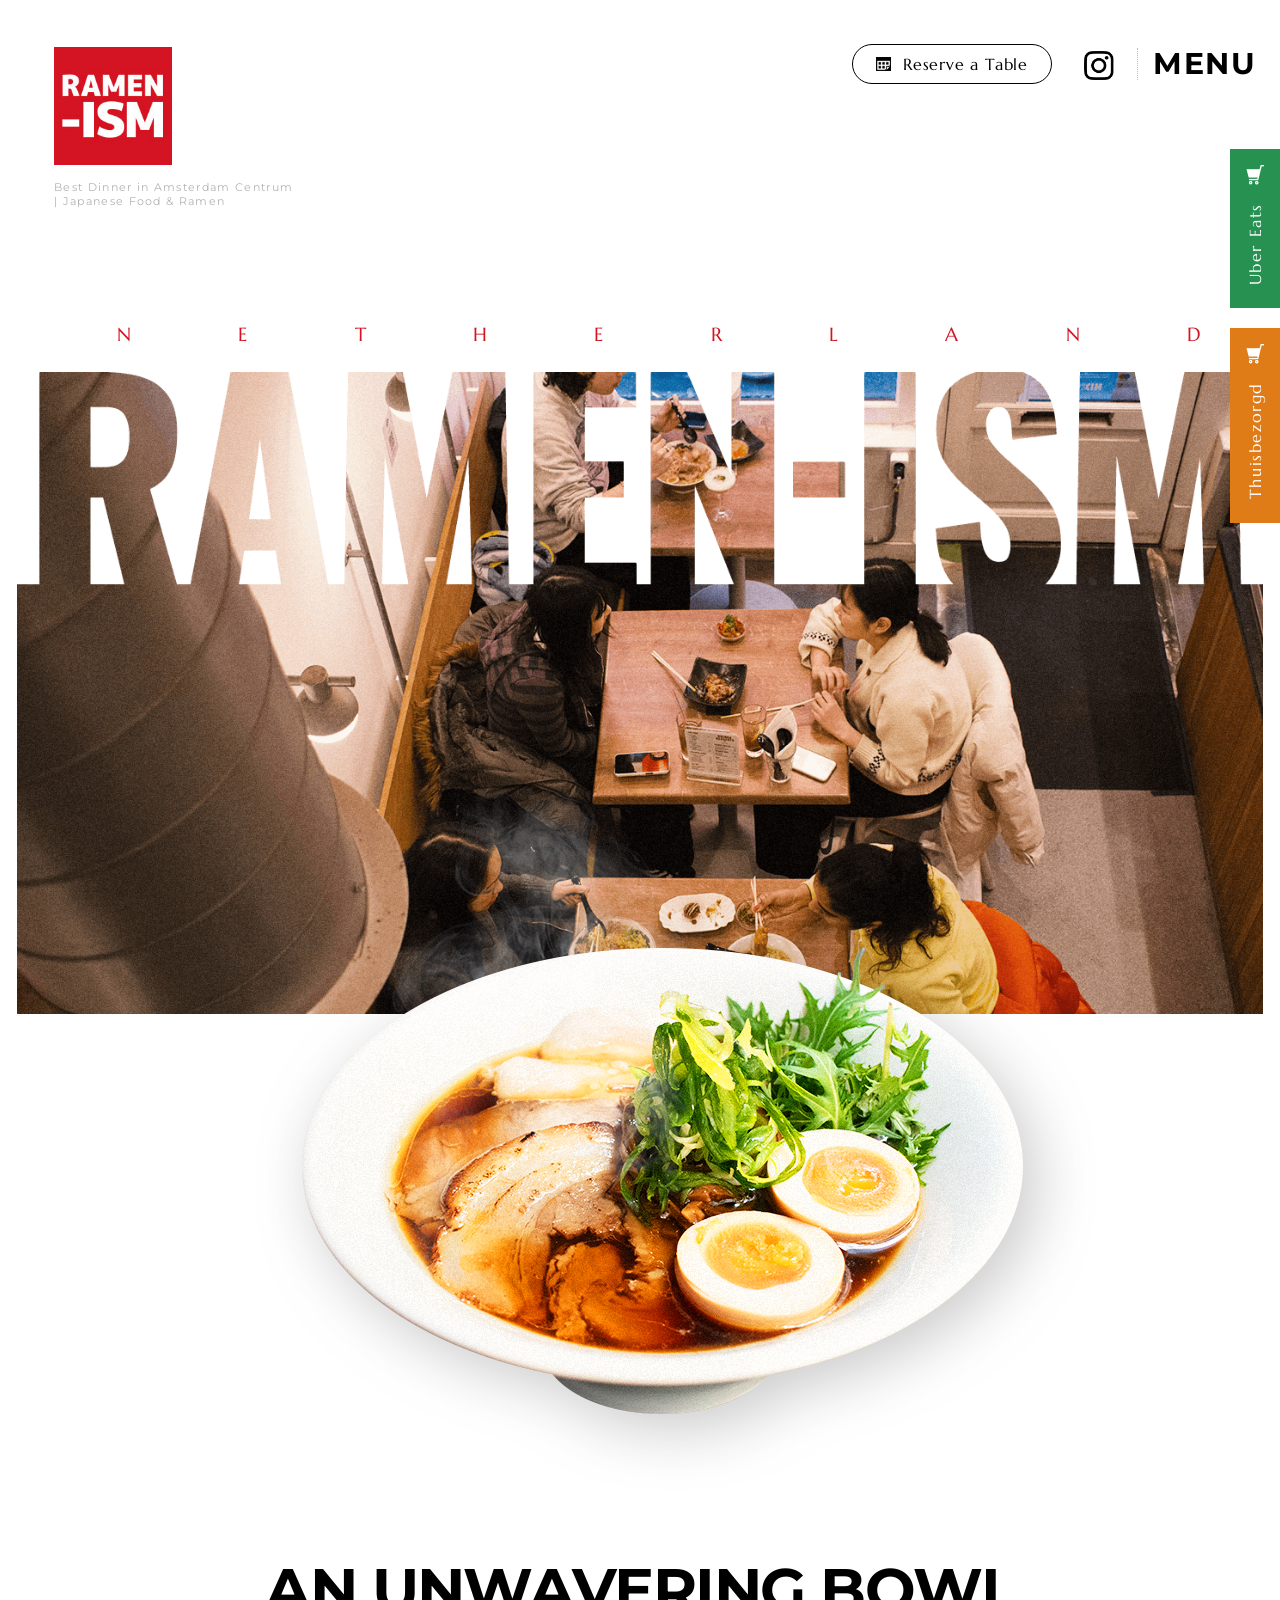
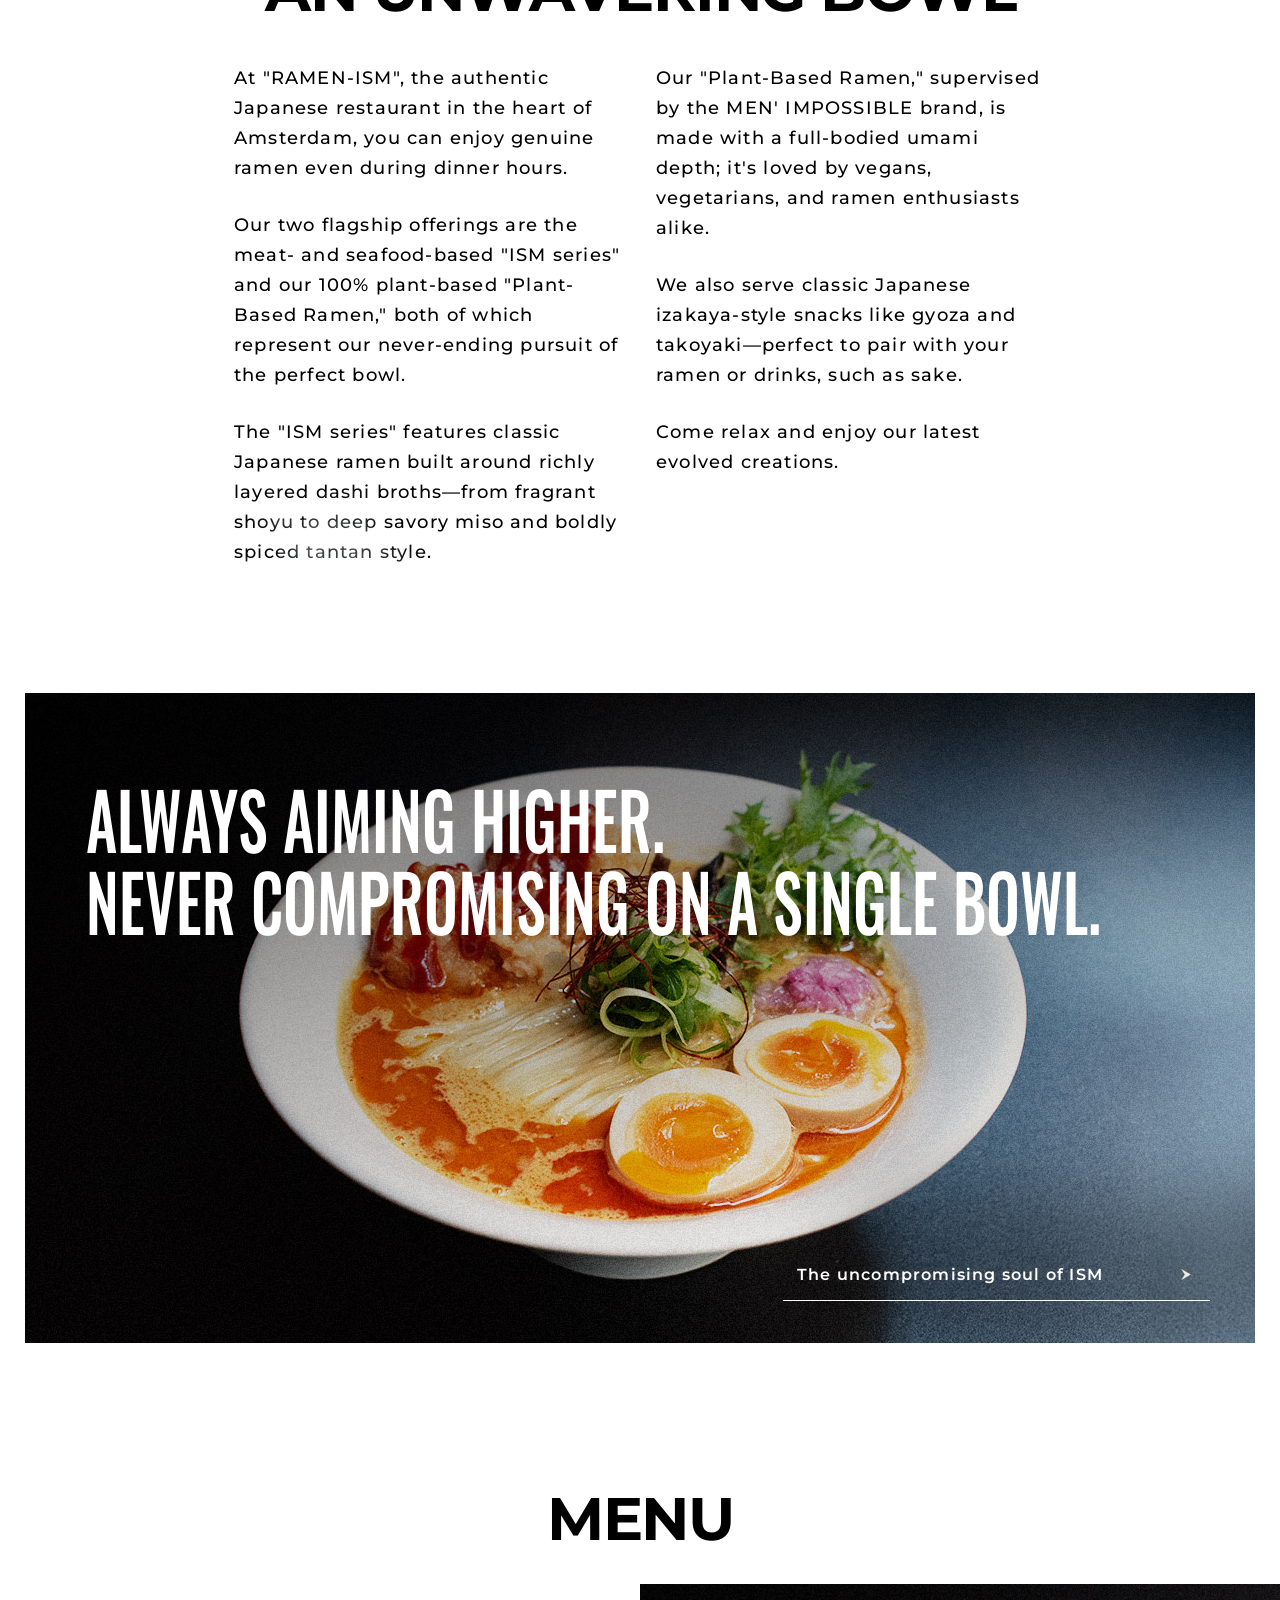
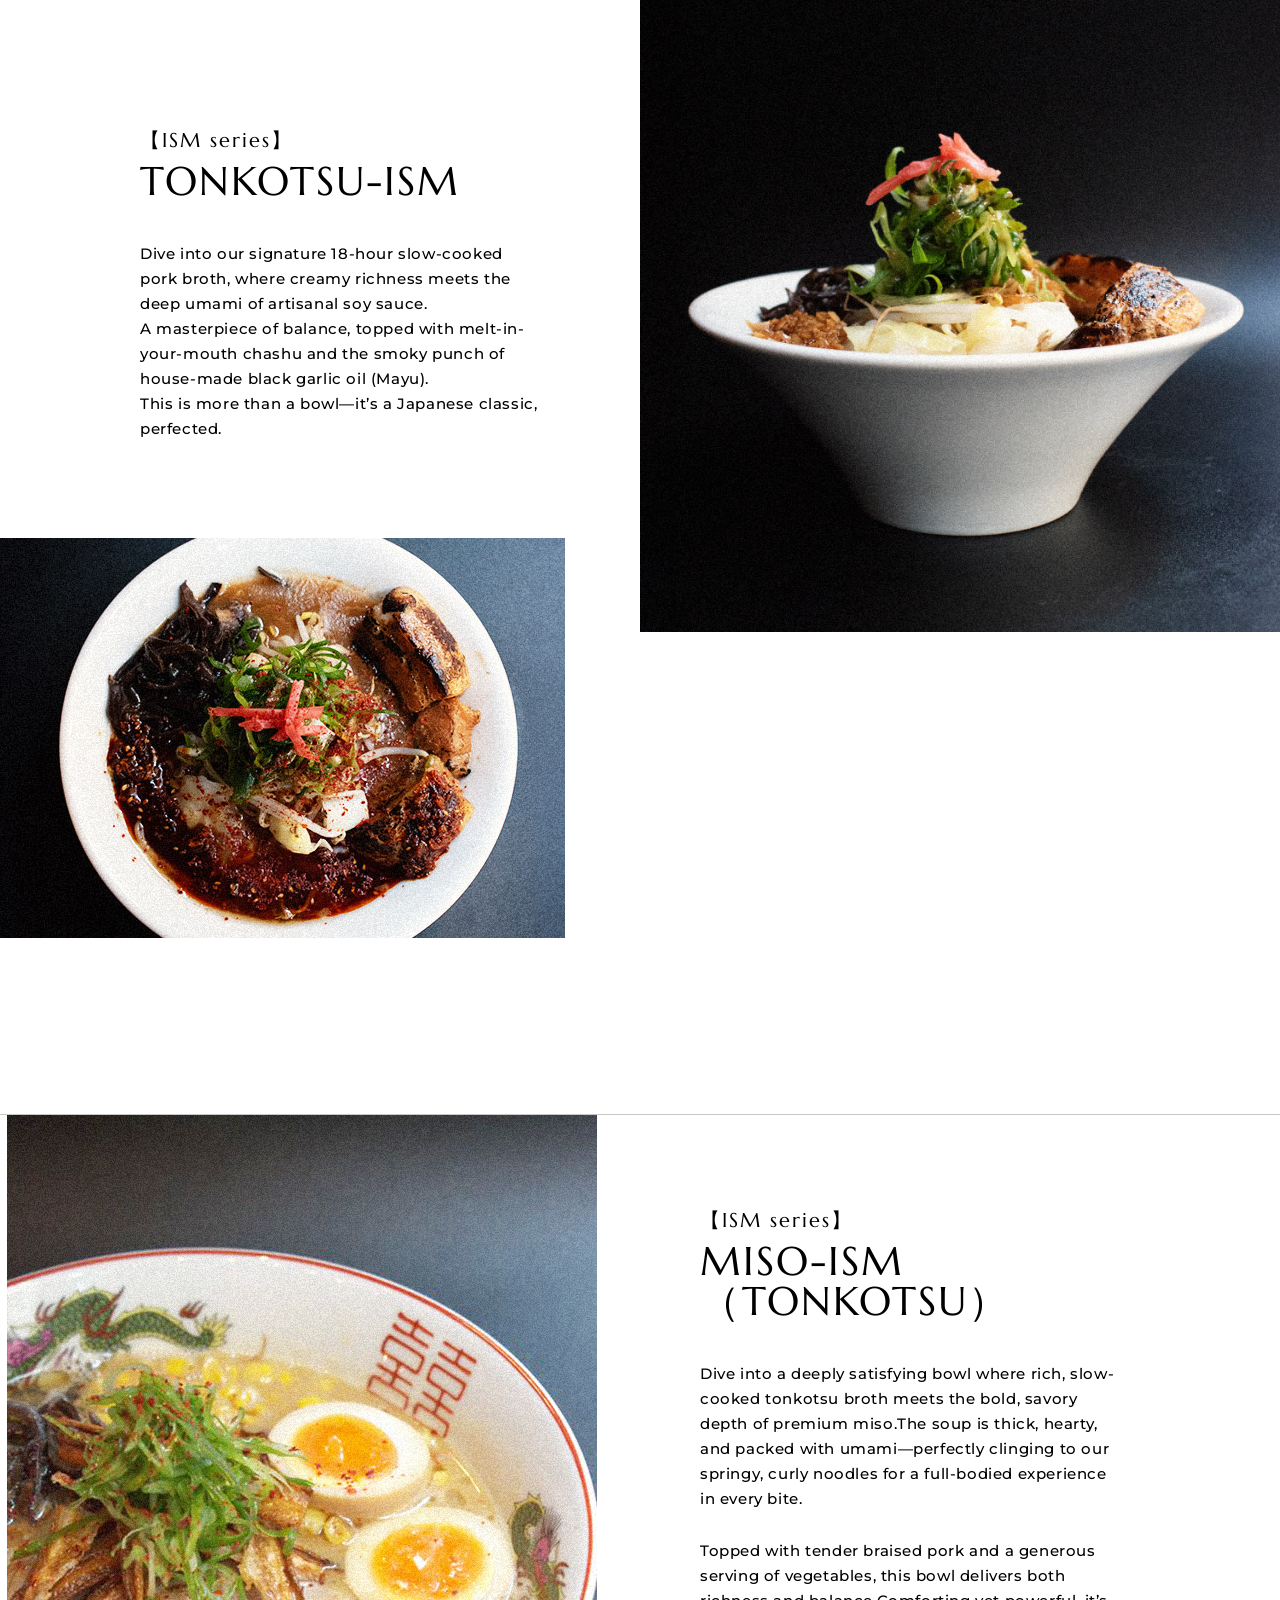
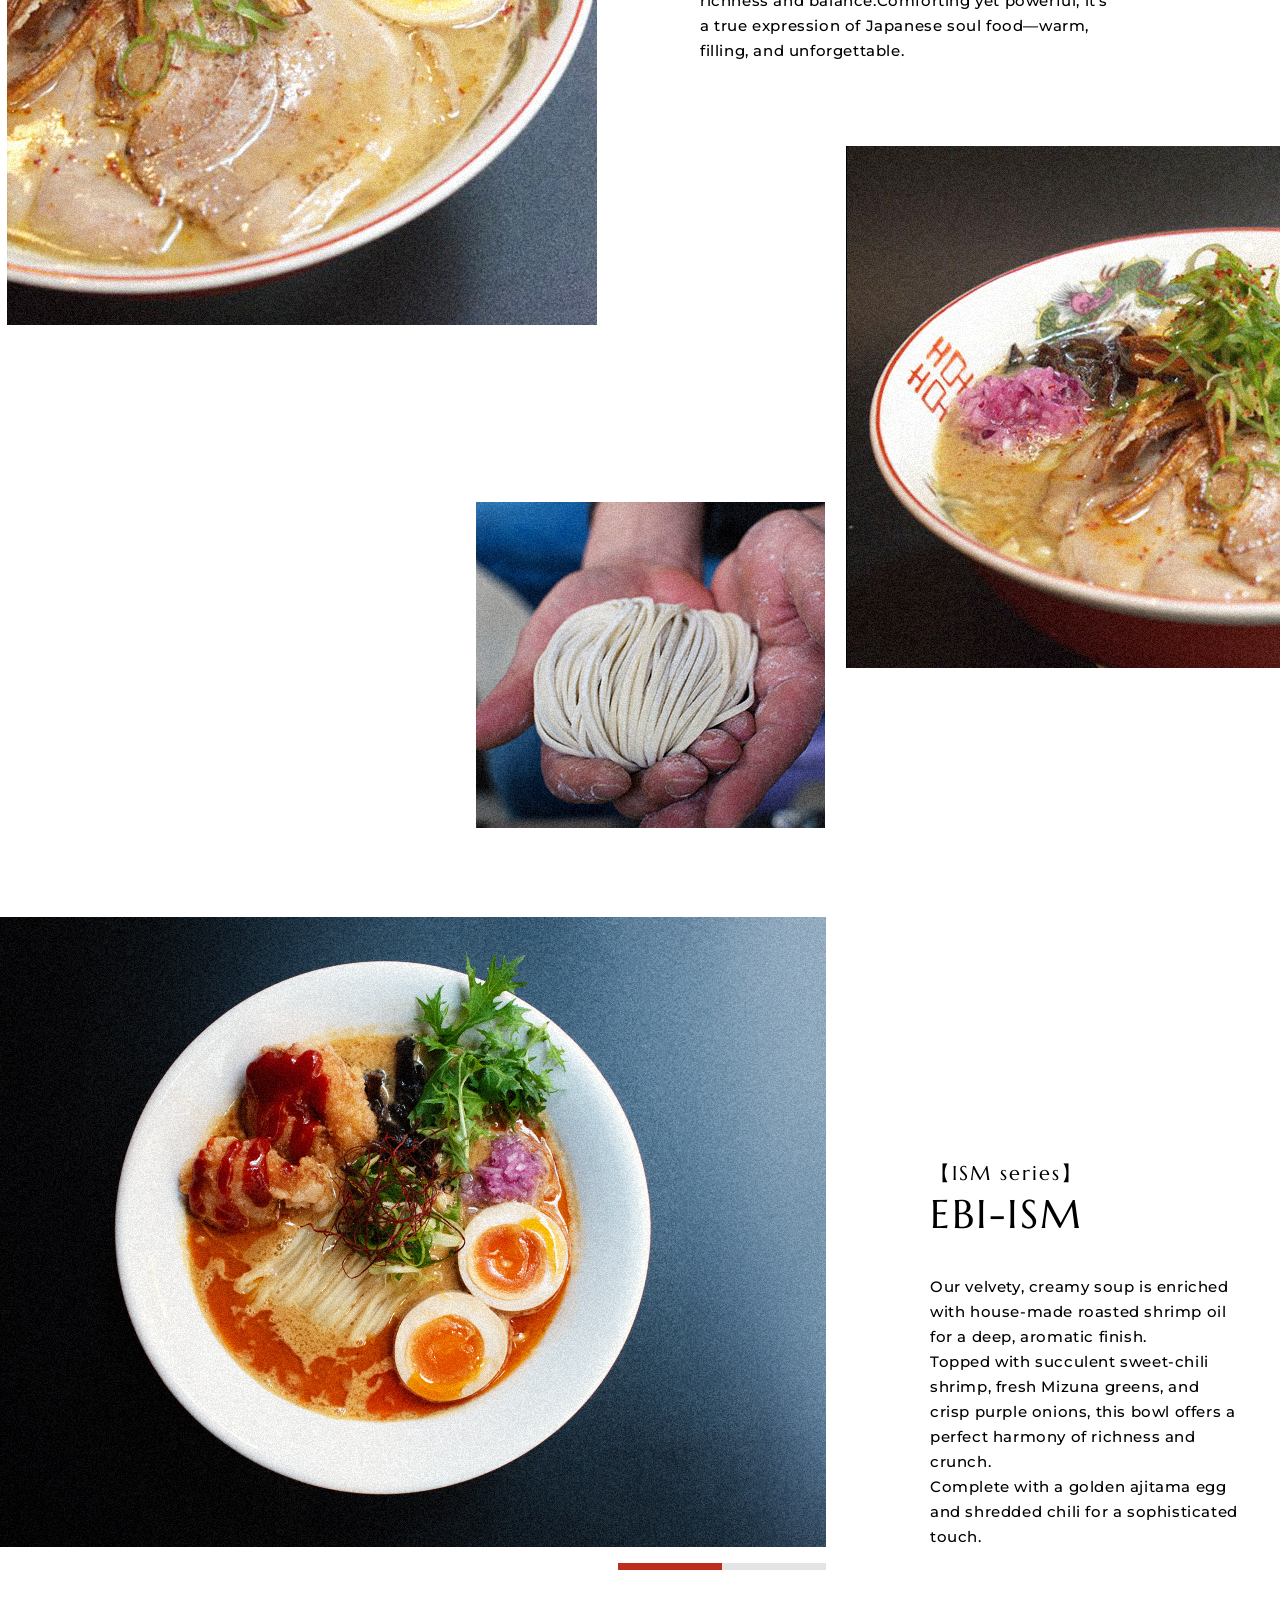
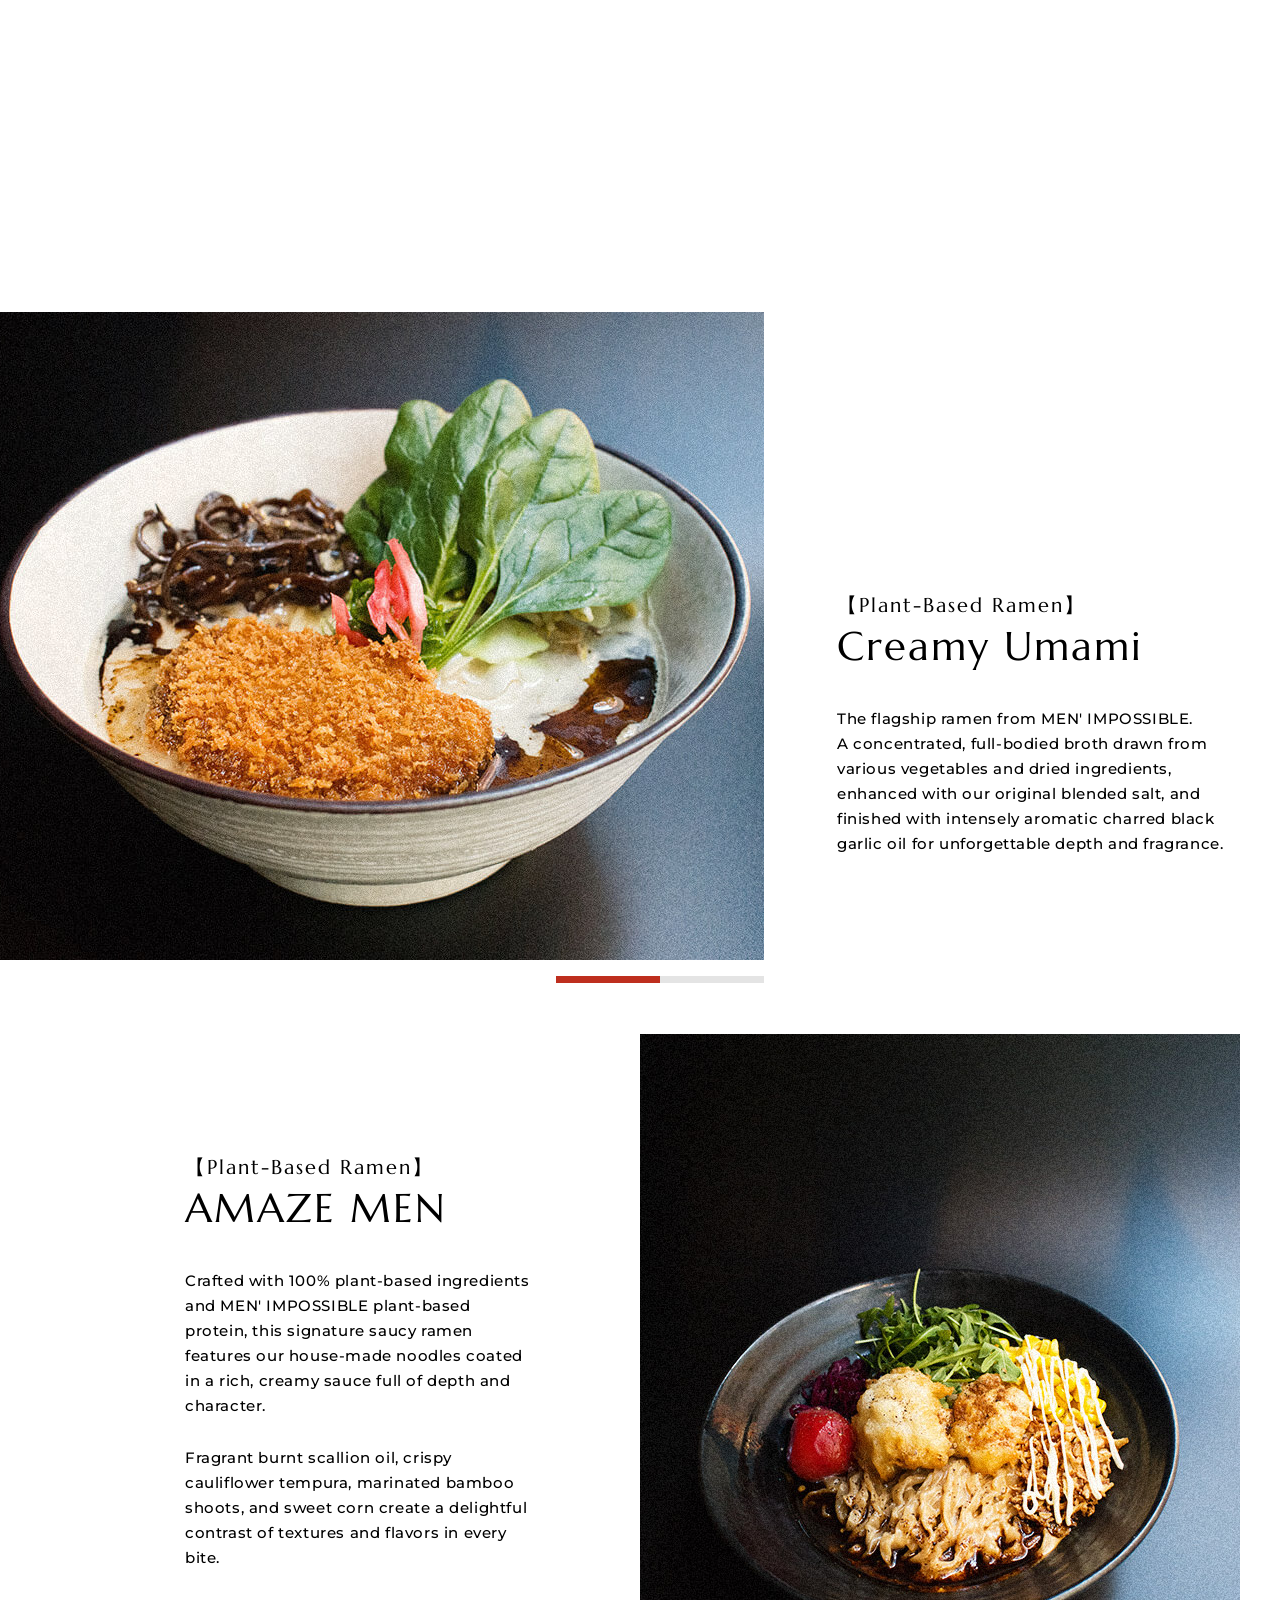
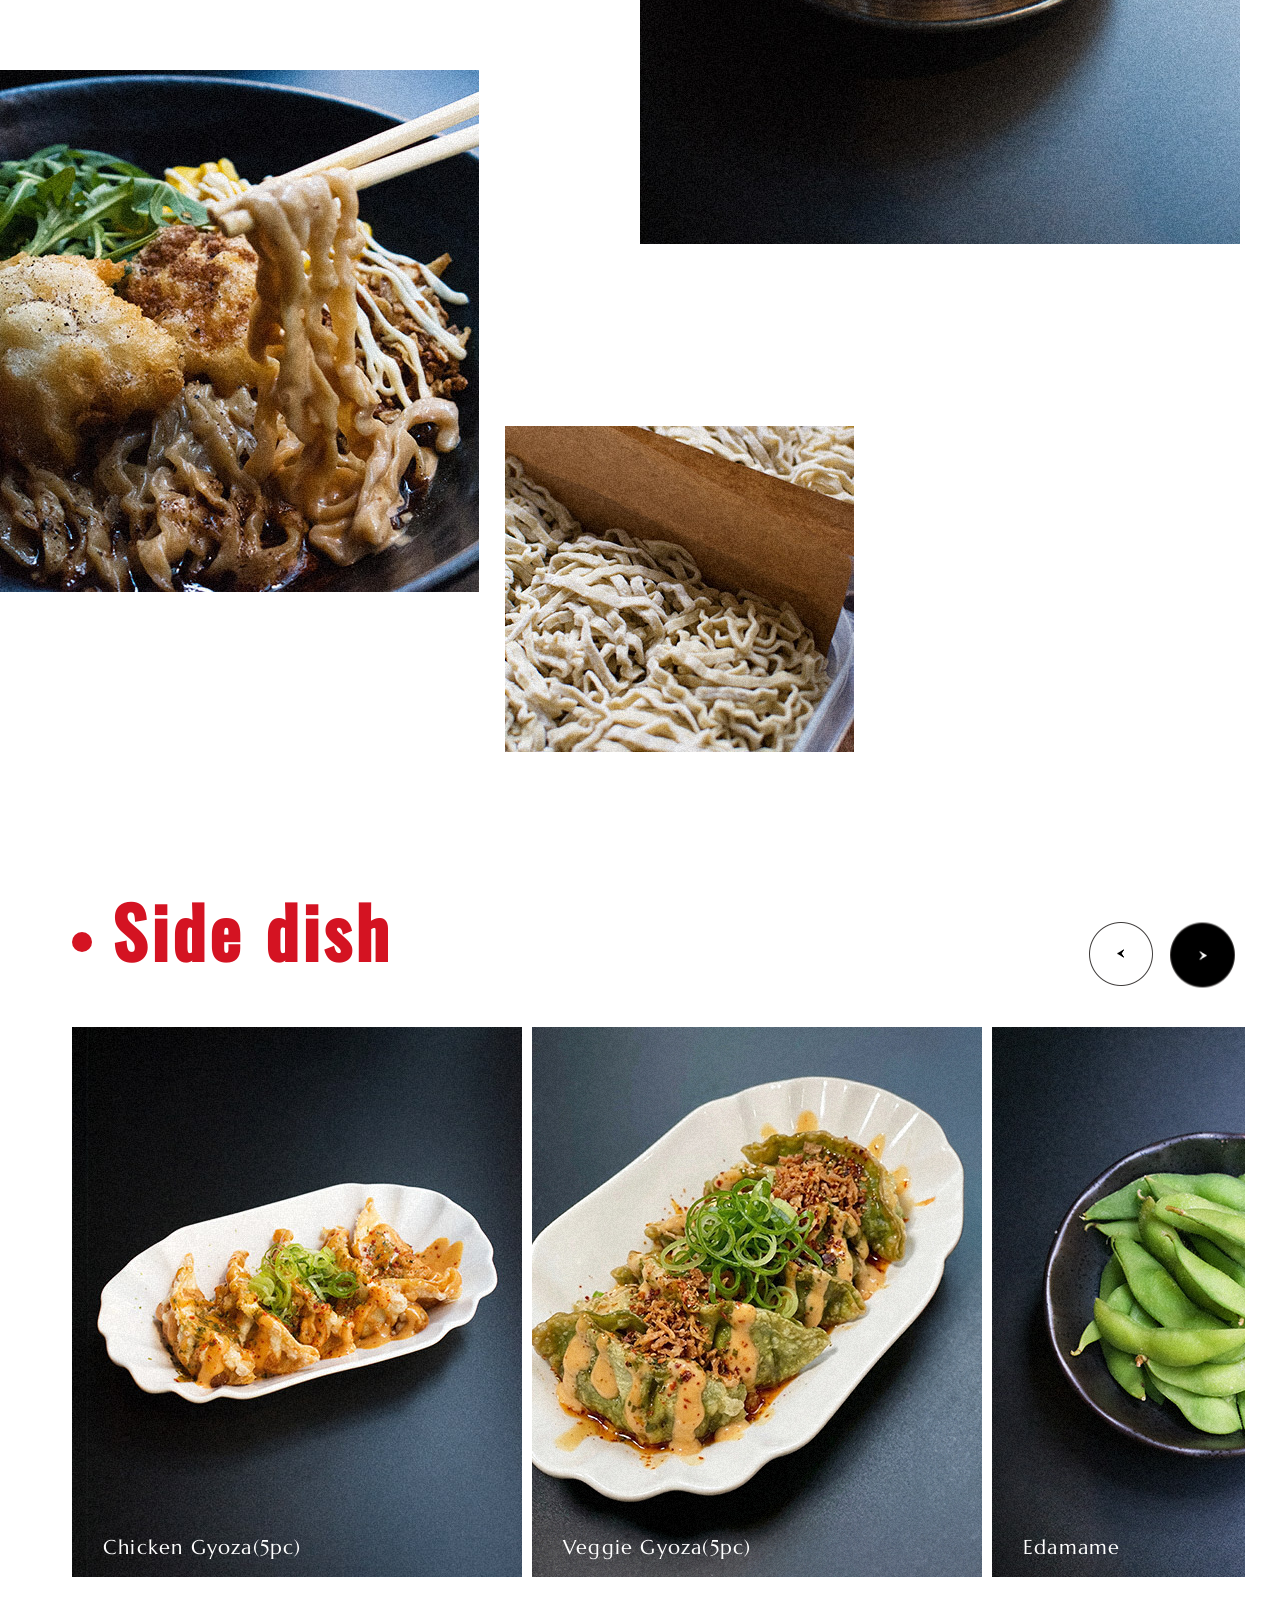
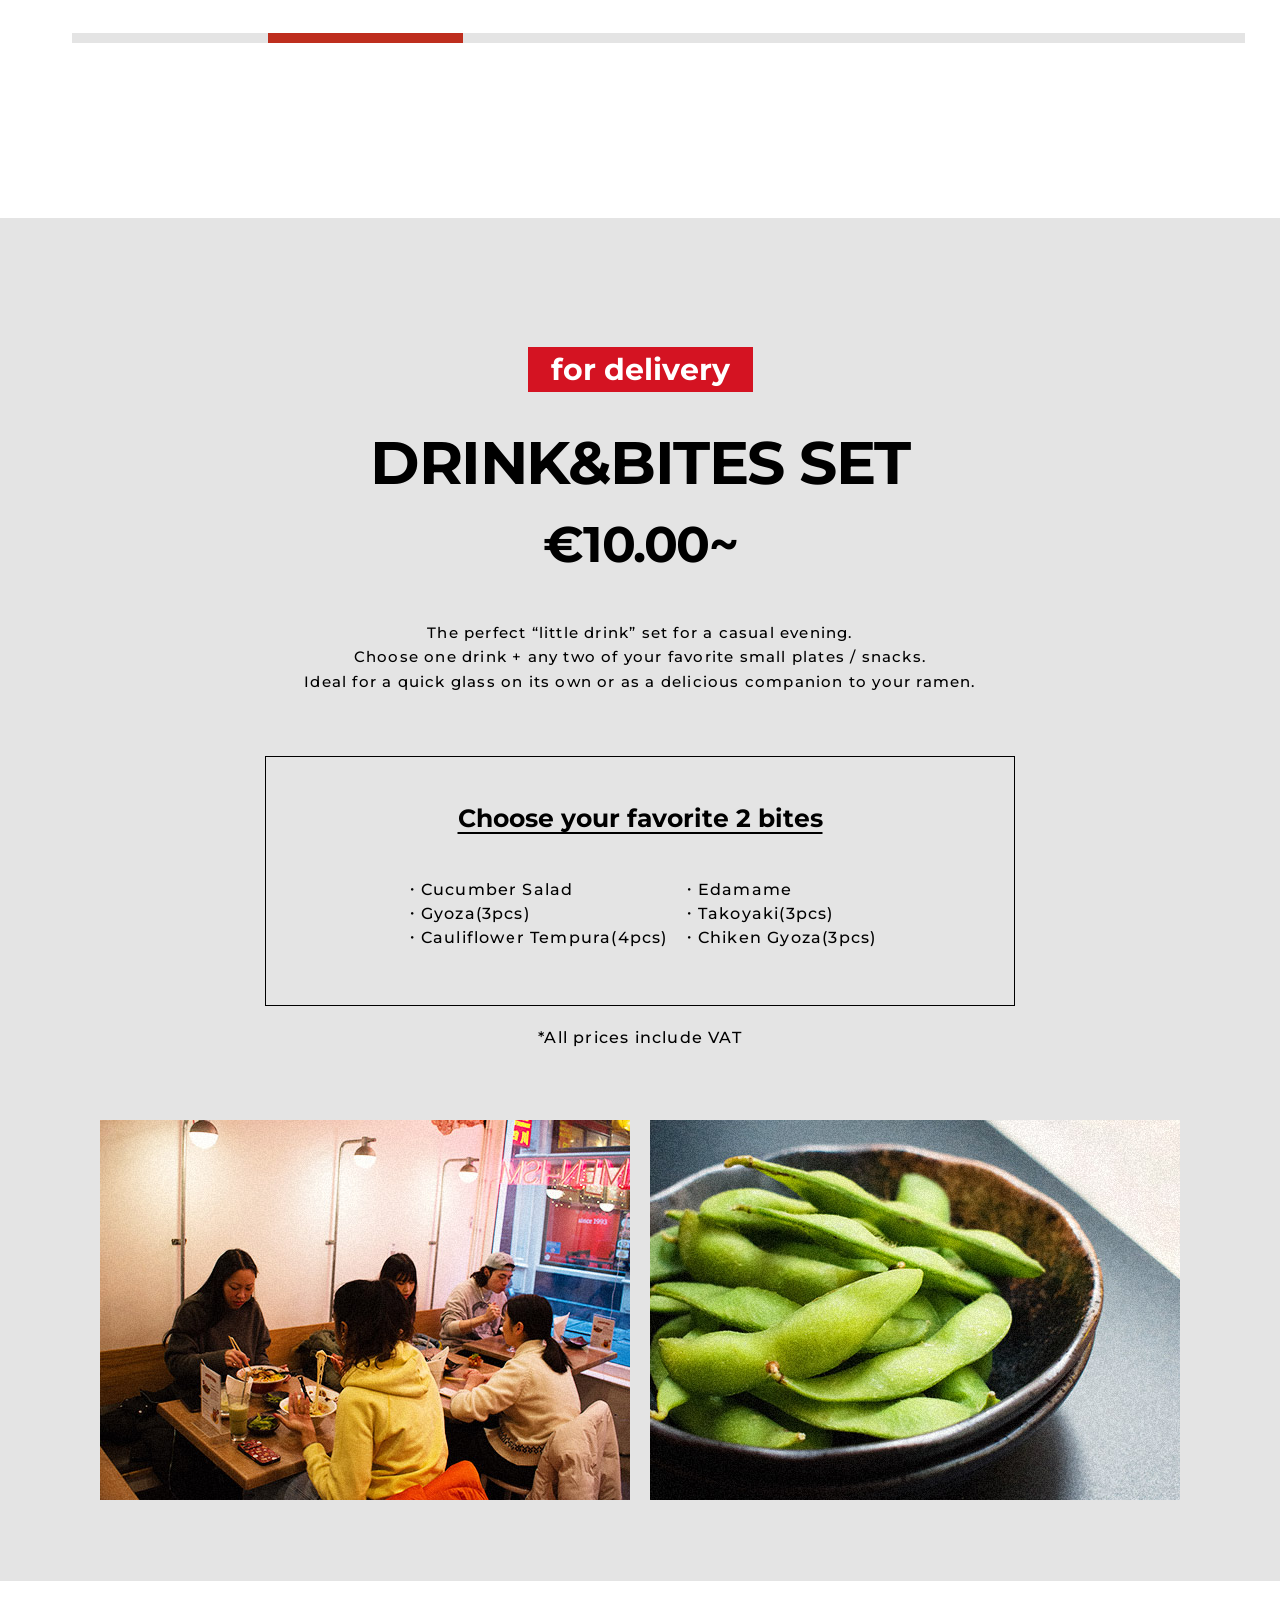
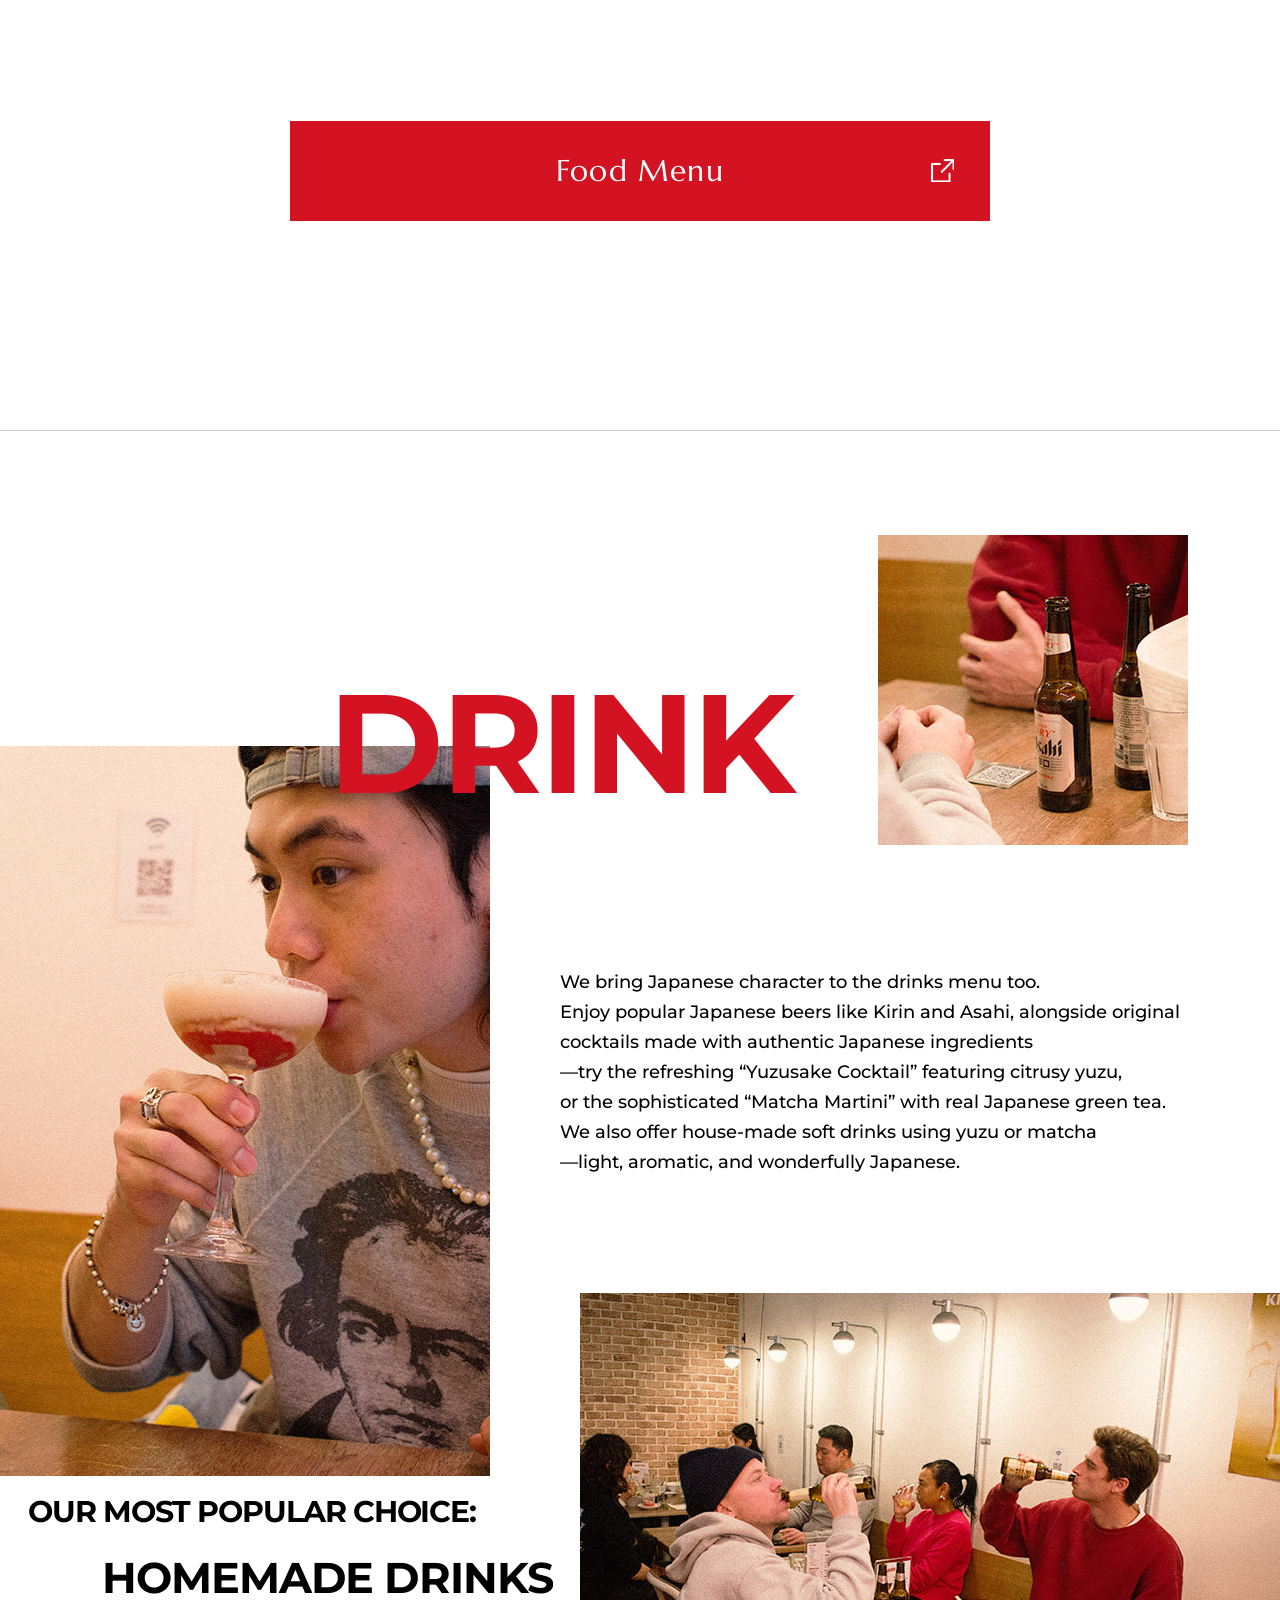
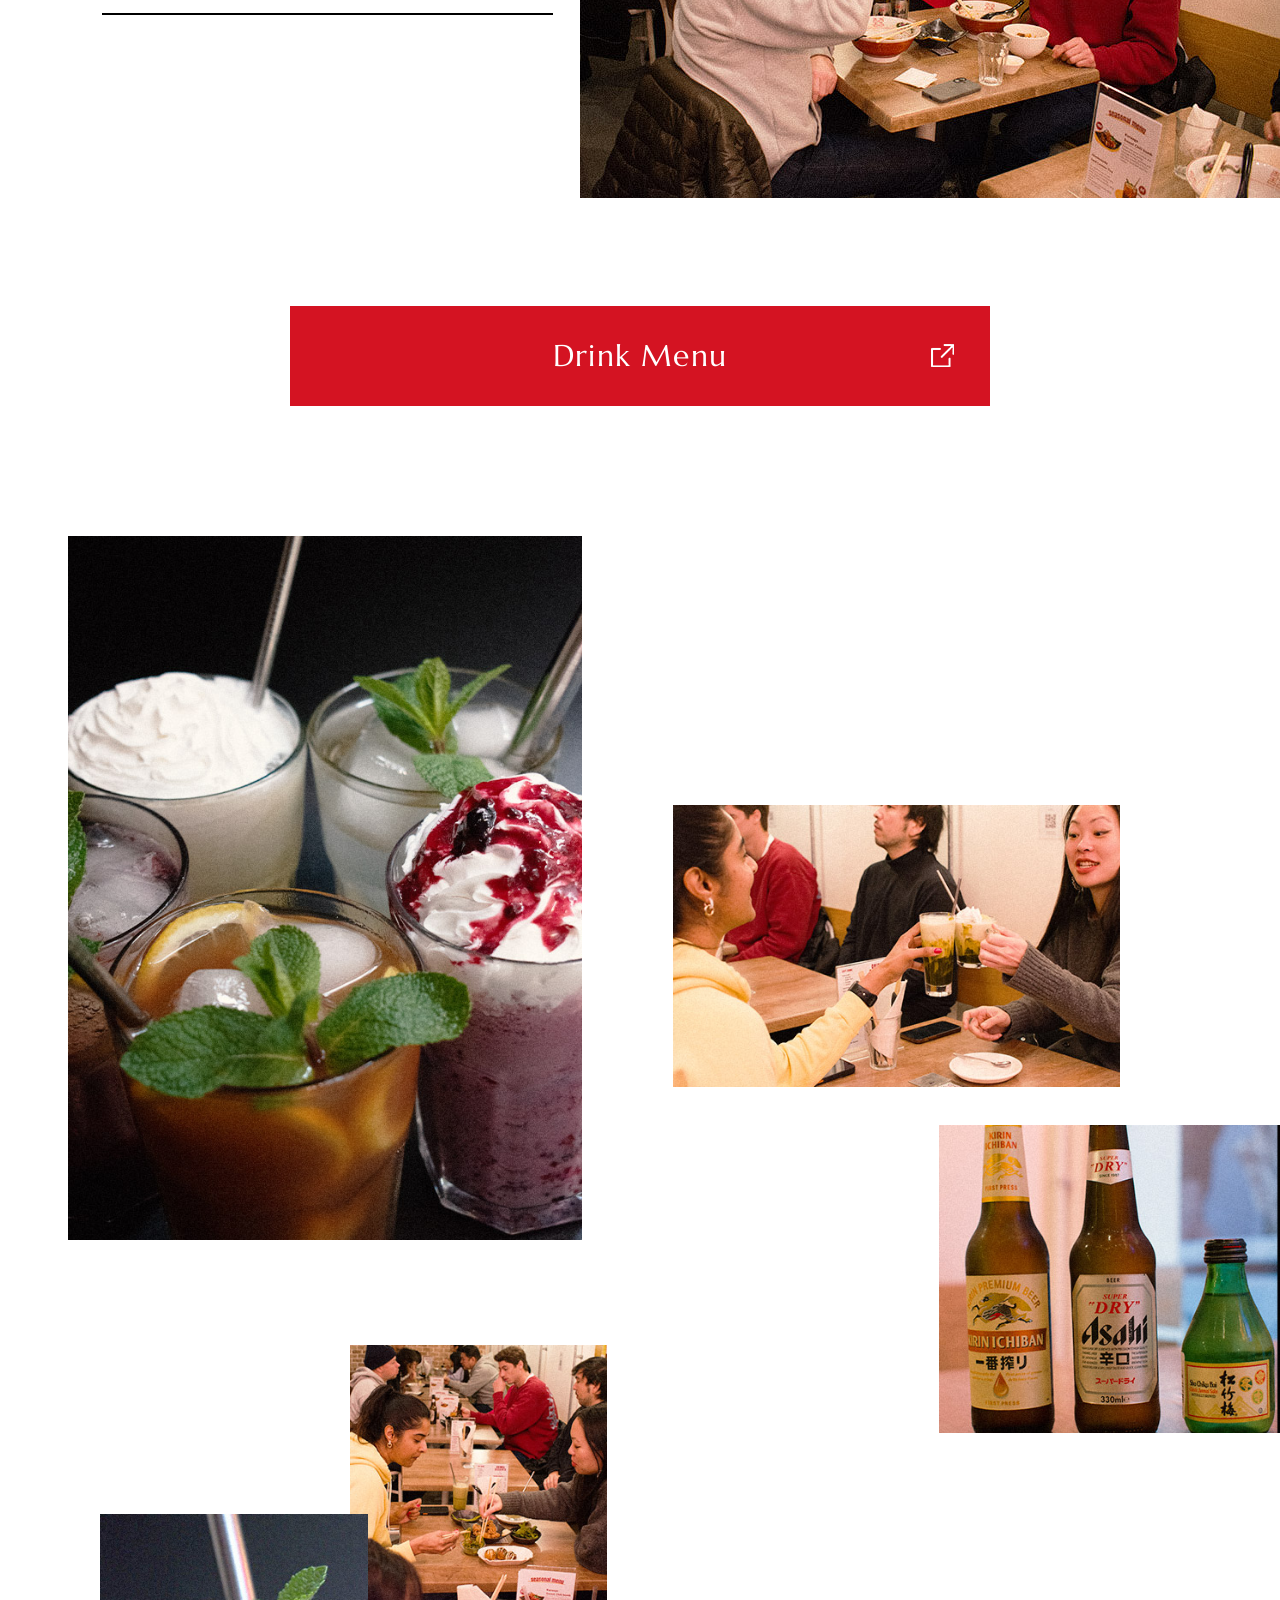
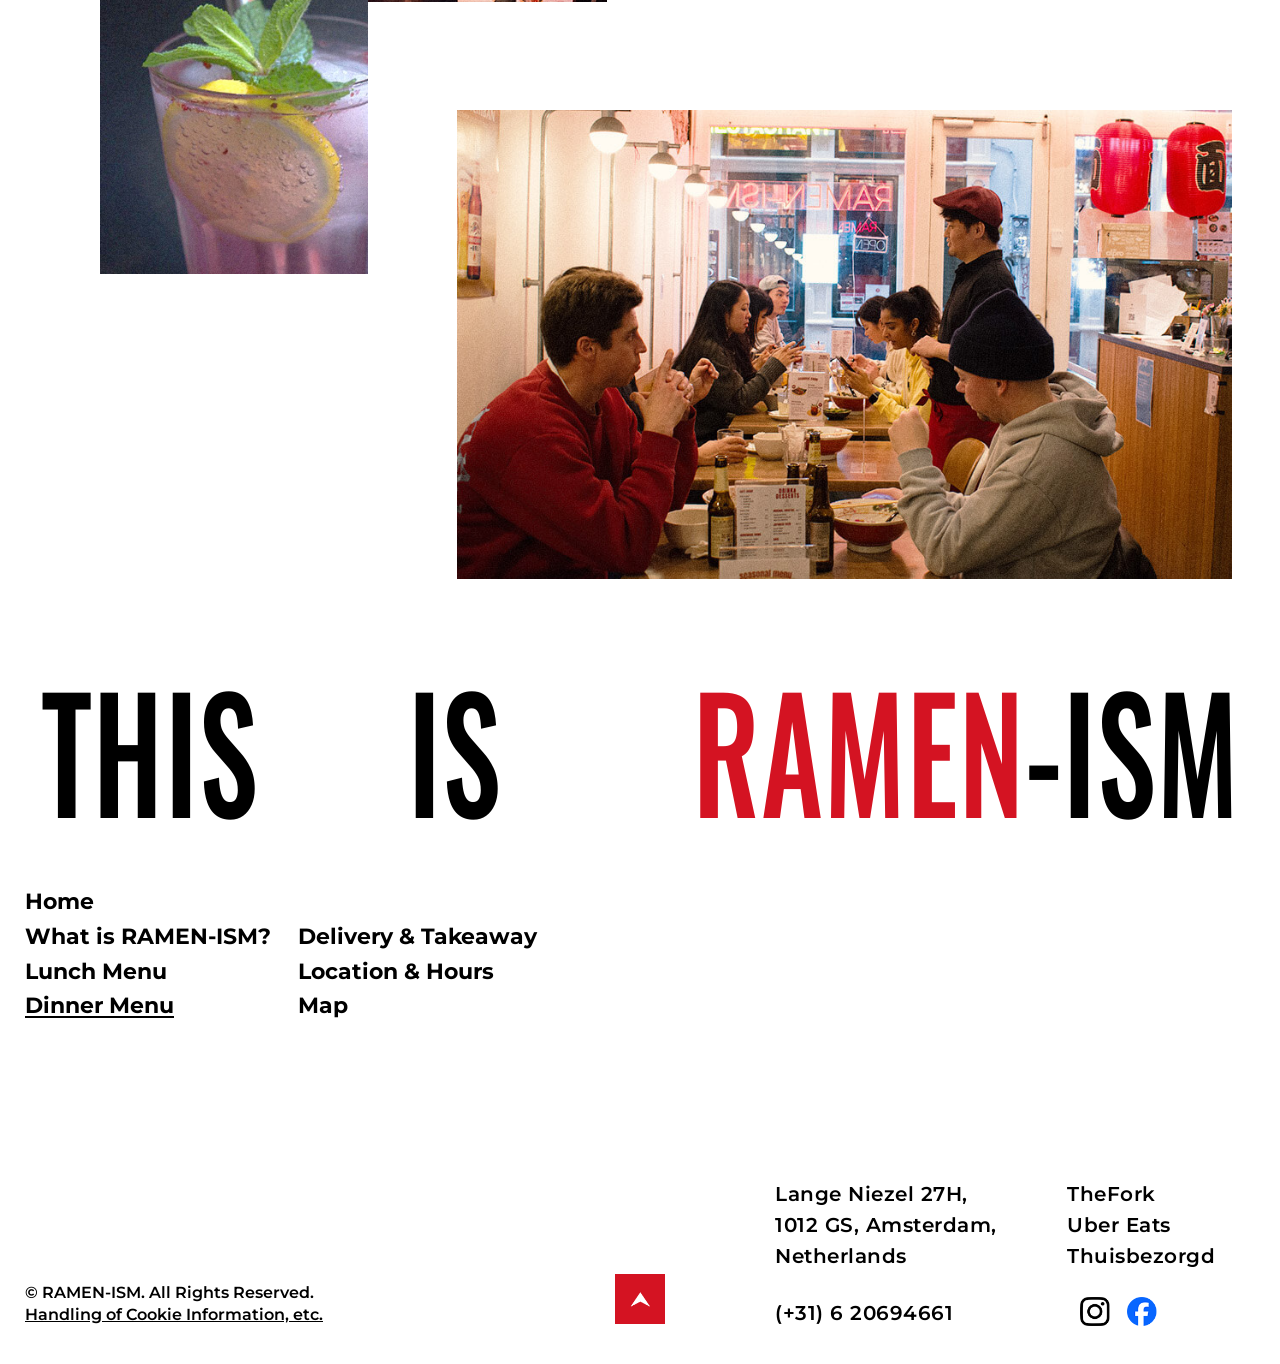
<file: dinner.html>
<!doctype html>
<!--[if lt IE 7]><html class="ie ie6 ie-lt10 ie-lt9 ie-lt8 ie-lt7 no-js" lang="en"><![endif]-->
<!--[if IE 7]><html class="ie ie7 ie-lt10 ie-lt9 ie-lt8 no-js" lang="en"><![endif]-->
<!--[if IE 8]><html class="ie ie8 ie-lt10 ie-lt9 no-js" lang="en"><![endif]-->
<!--[if IE 9]><html class="ie ie9 ie-lt10 no-js" lang="en"><![endif]-->
<!--[if gt IE 9]><!-->
<html class="no-js responsive" lang="en">
  <!--<![endif]-->
  <head>
    <!-- Cookiebot -->
    <script id="CookieDeclaration" src="https://consent.cookiebot.com/84872b52-bbab-47e4-afeb-8c40de0ae373/cd.js" type="text/javascript" async></script>
    <script id="Cookiebot" src="https://consent.cookiebot.com/uc.js" data-cbid="84872b52-bbab-47e4-afeb-8c40de0ae373" data-blockingmode="auto" type="text/javascript"></script>
    <script data-cookieconsent="ignore">
      window.dataLayer = window.dataLayer || [];
      function gtag() {
        dataLayer.push(arguments);
      }
      gtag("consent", "default", { ad_personalization: "denied", ad_storage: "denied", ad_user_data: "denied", analytics_storage: "denied", functionality_storage: "denied", personalization_storage: "denied", security_storage: "granted", wait_for_update: 500 });
      gtag("set", "ads_data_redaction", true);
      gtag("set", "url_passthrough", false);
    </script>

    <!-- Googleアナリティクス（GA4） -->
    <script type="text/plain" data-cookieconsent="statistics" async src="https://www.googletagmanager.com/gtag/js?id=G-VJ32ZD3VZT"></script>
    <script type="text/plain" data-cookieconsent="statistics">
      window.dataLayer = window.dataLayer || [];
      function gtag(){dataLayer.push(arguments);}
      gtag('js', new Date());
      gtag('config', 'G-VJ32ZD3VZT');
    </script>
    <!-- Microsoft Clarity -->
    <script type="text/plain" data-cookieconsent="statistics">
      (function(c,l,a,r,i,t,y){
          c[a]=c[a]||function(){(c[a].q=c[a].q||[]).push(arguments)};
          t=l.createElement(r);t.async=1;t.src="https://www.clarity.ms/tag/"+i;
          y=l.getElementsByTagName(r)[0];y.parentNode.insertBefore(t,y);
      })(window, document, "clarity", "script", "vuekbbfkqh");
    </script>



    <meta charset="UTF-8" />
    <meta http-equiv="X-UA-Compatible" content="IE=Edge" />
    <meta name="author" content="FOODCONNECTION" />
    <title>Best Dinner in Amsterdam Centrum | Japanese Food & Ramen</title>

    <!-- Social Share - Facebook -->
    <meta property="og:type" content="article" />
    <meta property="og:locale" content="ja_JP" />
    <meta property="og:url" content="https://www.ramen-ism.com/dinner.html" />
    <meta property="og:image" content="https://www.ramen-ism.com/shared/img/shared/ogp.png" />
    <meta property="og:title" content="Best Dinner in Amsterdam Centrum | Japanese Food & Ramen" />
    <meta property="og:site_name" content="RAMEN-ISM" />
    <meta property="og:description" content="Enjoy great Japanese food in Amsterdam at RAMEN-ISM. Our dinner menu offers rich ramen, vegan dishes, gyoza, takoyaki, karaage, and drinks." />

    <!-- META -->
    <meta name="description" content="Enjoy great Japanese food in Amsterdam at RAMEN-ISM. Our dinner menu offers rich ramen, vegan dishes, gyoza, takoyaki, karaage, and drinks." />

    <!-- Mobile -->
    <meta name="apple-mobile-web-app-status-bar-style" content="black-translucent" />
    <meta name="apple-mobile-web-app-capable" content="yes" />
    <meta name="format-detection" content="telephone=no, date=no, address=no, email=no" />

    <!-- Viewport for Responsive and SP -->
    <meta name="viewport" content="width=device-width, initial-scale=1.0, maximum-scale=1.0, user-scalable=no" />
    <script src="shared/js/viewport.js"></script>
    <!-- Viewport for PC 
    <meta name="viewport" content="width=1100, shrink-to-fit=no">-->

    <!-- Profiles -->
    <link rel="canonical" href="https://www.ramen-ism.com/dinner.html" />
    <link rel="profile" href="http://microformats.org/profile/hcard" />
    <link rel="apple-touch-icon" href="shared/img/shared/apple-touch-icon.png" />
    <link rel="icon" href="shared/img/shared/favicon.ico" />

    <!-- Styles -->
    <link rel="stylesheet" href="shared/css/font.css" />
    <link rel="stylesheet" href="shared/css/animate.min.css" />
    <link rel="stylesheet" href="shared/css/common.css" />
    <link rel="stylesheet" href="shared/css/popup.css" />
    <link rel="stylesheet" href="shared/css/slick.min.css" />
    <link rel="stylesheet" href="shared/css/shared.css" />
    <link rel="stylesheet" href="shared/css/dinner.css" />
  </head>
  <body>
    <main>
      <header class="header-box">
        <div class="nav-header">
          <div id="menu-toggle" class="js-scroll">
            <ul class="nav">
              <li><a class="nav-main" href="index.html">Home</a></li>
              <li><a class="nav-main" href="about.html">What is RAMEN-ISM?</a></li>
              <li><a class="nav-main" href="lunch.html">Lunch Menu</a></li>
              <li><a class="nav-main active" href="dinner.html">Dinner Menu</a></li>
              <li><a class="nav-main" href="takeout.html">Delivery & Takeaway</a></li>
              <li><a class="nav-main" href="index.html#shopinfo">Location & Hours</a></li>
            </ul>
            <p class="btn-res">
              <a href="https://widget.thefork.com/4140f0be-3bf3-4719-9c86-ec190a4dd928" target="_blank" rel="nofollow" onClick="gtag('event','btn_reserve',{transport_type:'beacon'});"><span class="icon">Reserve a Table</span></a>
            </p>
            <ul class="nav-shop">
              <li>
                <a href="https://www.order.store/nl-en/store/ramen-ism/L0-5-HEkVnqtOcXyJmzvGw" target="_blank" rel="nofollow" onClick="gtag('event','btn_ubereats',{transport_type:'beacon'});">Uber Eats</a>
              </li>
              <li>
                <a href="https://www.ubereats.com/nl-en/store/ramen-ism/NnkTYU2WTS6soqdMfDP7wA" target="_blank" rel="nofollow" onClick="gtag('event','btn_thuisbezorgd',{transport_type:'beacon'});">Thuisbezorgd</a>
              </li>
            </ul>
            <ul class="nav-access">
              <li>
                <a href="https://www.instagram.com/ramen_ism.ams/" target="_blank" rel="nofollow" onClick="gtag('event','btn_insta',{transport_type:'beacon'});"><img src="shared/img/shared/icon_ins.png" alt="instagram" width="54" height="52" /></a>
              </li>
              <li>
                <a href="https://www.facebook.com/ramenism.ams" target="_blank" rel="nofollow" onClick="gtag('event','btn_facebook',{transport_type:'beacon'});"><img src="shared/img/shared/icon_fb_w.png" alt="facebook" width="68" height="68" /></a>
              </li>
              <li>
                <a href="https://maps.app.goo.gl/rmcFsoStzjuSGqfy7" target="_blank" rel="nofollow" onClick="gtag('event','btn_gmap',{transport_type:'beacon'});"><img src="shared/img/shared/icon_map.png" alt="map" width="52" height="68" /></a>
              </li>
            </ul>
            <p class="tel-header">
              Tel. <a href="tel:+31620694661" class="telhref" onClick="gtag('event','header_phone',{event_category:'Phone Call',transport_type:'beacon'});"><span class="tel-icon">(+31) 6 20694661</span></a>
            </p>
          </div>
        </div>

        <div class="fixed-group-head">
          <p class="btn-res">
            <a href="https://widget.thefork.com/4140f0be-3bf3-4719-9c86-ec190a4dd928" target="_blank" rel="nofollow" onClick="gtag('event','btn_reserve',{transport_type:'beacon'});"><span class="icon">Reserve a Table</span></a>
          </p>
          <p class="btn-ins">
            <a href="https://www.instagram.com/ramen_ism.ams/" target="_blank" rel="nofollow" onClick="gtag('event','btn_insta',{transport_type:'beacon'});"><img src="shared/img/shared/icon_ins.png" alt="instagram" width="54" height="52" /></a>
          </p>
          <div class="hamberger-btn"><span class="normal">MENU</span><span class="close">CLOSE</span></div>
        </div>
        <div class="fixed-sidebar">
          <ul>
            <li class="fnt-mar txt-vertical">
              <a href="https://www.order.store/nl-en/store/ramen-ism/L0-5-HEkVnqtOcXyJmzvGw" target="_blank" rel="nofollow" onClick="gtag('event','btn_ubereats',{transport_type:'beacon'});"><span class="txt-latin">Uber Eats</span></a>
            </li>
            <li class="fnt-mar txt-vertical">
              <a
                href="https://www.thuisbezorgd.nl/menu/ramen-ism?utm_source=tripadvisor&%243p=a_trip_advisor&utm_medium=cps&utm_medium=cps&utm_campaign=CM_P_TA_NLD_NL_%5BENGM%5D_%5BOTHR%5D_%5BTRIPADVISOR%5D_PERFDIS_16500042&utm_campaign=CM_P_TA_NLD_NL_%5BENGM%5D_%5BOTHR%5D_%5BTRIPADVISOR%5D_PERFDIS_16500042&%24canonical_url=https%3A%2F%2Fwww.thuisbezorgd.nl%2Fmenu%2Framen-ism%3Futm_source%3Dtripadvisor&~channel=tripadvisor&~feature=cps&~campaign=CM_P_TA_NLD_NL_%5BENGM%5D%5BOTHR%5D%5BTRIPADVISOR%5DPERFDIS_16500042&TAHotelCode=16500042&_branch_match_id=1493787111396981048&_branch_referrer=H4sIAAAAAAAAA7WQX2vCMBTFP032tupa3cMgjK7VKUwtWvYaYnu1weYPN8kKe%2FCzL5VtIg72JOSSc38XDpzTOGfs02DgGi%2FsFj417uuIGxO1Qh0GzyQeJYZy5lAYxusPYTXeBViDPThtmMeWNr0FSVIST8Prui66MFNtoBKUDx%2FyIO6FlSSZeieZ1R4rIEne%2B%2F%2FY9wcJtfCSVsb%2BtVZcGi72imYLVrAyZcu3PAwj45fJ8nVBxnkvV%2BVs%2FS3L9bxI8%2Ff5ZnUixWQ9zecb9vA4Hg6Ho%2Fg2pqGmiiutRMXbmxR1rBquFLT0Au6AO49wKuv4f6hzpqtIV4nKdKYdtJmugf7CI8IOEIXasy3qzgLSrEEt4QuKPmPOWwIAAA%3D%3D"
                target="_blank"
                rel="nofollow"
                onClick="gtag('event','btn_thuisbezorgd',{transport_type:'beacon'});"
                ><span class="txt-latin">Thuisbezorgd</span></a
              >
            </li>
          </ul>
        </div>
      </header>
      <div id="head-key" class="head-child">
        <div class="head-info">
          <p class="logo">
            <a class="non-over" href="index.html"><img class="non-over" src="shared/img/shared/logo.jpg" alt="Logo" width="168" height="168" /></a>
          </p>
          <h1>Best Dinner in Amsterdam Centrum <br />| Japanese Food & Ramen</h1>
        </div>
      </div>
      <section class="nav-main">
        <div id="lead">
          <div class="wrap">
            <h2 class="fnt-mar">Netherlands</h2>
            <div class="group">
              <p class="img">
                <picture>
                  <source srcset="shared/img/dinner/lead_p1.png" media="(min-width: 768px)" />
                  <img src="shared/img/dinner/lead_p1_sp.png" width="700" height="872" alt="Exterior" />
                </picture>
              </p>
              <p class="ramen"><img src="shared/img/dinner/lead_p2.png" alt="Ramen" width="890" height="638" /></p>
            </div>
            <h3 class="ttl-all scroll_active">An Unwavering Bowl</h3>
            <div class="desc">
              <div class="group">
                <p class="txt">At "RAMEN-ISM", the authentic Japanese restaurant in the heart of Amsterdam, you can enjoy genuine ramen even during dinner hours.</p>
                <p class="txt">Our two flagship offerings are the meat- and seafood-based "ISM series" and our 100% plant-based "Plant-Based Ramen," both of which represent our never-ending pursuit of the perfect bowl.</p>
                <p class="txt">The "ISM series" features classic Japanese ramen built around richly layered dashi broths—from fragrant shoyu to deep savory miso and boldly spiced tantan style.</p>
              </div>
              <div class="group">
                <p class="txt">Our "Plant-Based Ramen," supervised by the MEN' IMPOSSIBLE brand, is made with a full-bodied umami depth; it's loved by vegans, vegetarians, and ramen enthusiasts alike.</p>
                <p class="txt">We also serve classic Japanese izakaya-style snacks like gyoza and takoyaki—perfect to pair with your ramen or drinks, such as sake.</p>
                <p class="txt">Come relax and enjoy our latest evolved creations.</p>
              </div>
            </div>
          </div>
        </div>
        <div id="bnr">
          <div class="wrap">
            <div class="bnr-wrap">
              <div class="overlay"></div>
              <h2 class="fnt-oswald scroll_active">ALWAYS AIMING HIGHER. <br />NEVER COMPROMISING <br class="sp" />ON A SINGLE BOWL.</h2>
              <a class="link" href="about.html"></a>
              <p class="btn-all white"><span class="fk">The uncompromising soul of ISM</span></p>
              <div class="wrap-slider">
                <div class="slider">
                  <p class="img">
                    <picture>
                      <source srcset="shared/img/dinner/bnr_p1.jpg" media="(min-width: 768px)" />
                      <img src="shared/img/dinner/bnr_p1_sp.jpg" width="700" height="740" alt="Tantanmen" />
                    </picture>
                  </p>
                  <p class="img">
                    <picture>
                      <source srcset="shared/img/dinner/bnr_p2.jpg" media="(min-width: 768px)" />
                      <img src="shared/img/dinner/bnr_p2_sp.jpg" width="700" height="740" alt="Noodles" />
                    </picture>
                  </p>
                  <p class="img">
                    <picture>
                      <source srcset="shared/img/dinner/bnr_p3.jpg" media="(min-width: 768px)" />
                      <img src="shared/img/dinner/bnr_p3_sp.jpg" width="700" height="740" alt="Noodles" />
                    </picture>
                  </p>
                  <p class="img">
                    <picture>
                      <source srcset="shared/img/dinner/bnr_p4.jpg" media="(min-width: 768px)" />
                      <img src="shared/img/dinner/bnr_p4_sp.jpg" width="700" height="740" alt="Dashi broth" />
                    </picture>
                  </p>
                </div>
              </div>
            </div>
          </div>
        </div>
        <div id="ismseries">
          <div class="wrap">
            <h2 class="ttl-all scroll_active">MENU</h2>
            <!--<p class="note">*All prices include VAT</p>-->
			  <div class="row3">
              <p class="img1"><img src="shared/img/dinner/ismseries_p4.jpg" alt="Chicken" width="750" height="760" /></p>
              <div class="desc">
                <dl class="price-all">
                  <dt><span class="small">【ISM series】</span><br />TONKOTSU-ISM</dt>
                  <!--<dd>€23.00</dd>-->
                </dl>
                <div class="detail">
                  <p class="txt">Dive into our signature 18-hour slow-cooked pork broth, where creamy richness meets the deep umami of artisanal soy sauce. <br>A masterpiece of balance, topped with melt-in-your-mouth chashu and the smoky punch of house-made black garlic oil (Mayu). <br>This is more than a bowl—it’s a Japanese classic, perfected.</p>
                </div>
              </div>
              <p class="img2"><img src="shared/img/dinner/ismseries_p5.jpg" alt="Chicken" width="570" height="400" /></p>
            </div>
            <div class="row1">
              <p class="img ob"><img src="shared/img/dinner/ismseries_p1.jpg" alt="Ramen" width="590" height="810" /></p>
              <div class="desc">
                <dl class="price-all">
                  <dt><span class="small">【ISM series】</span><br />MISO-ISM（TONKOTSU）</dt>
                  <!--<dd>€23.00</dd>-->
                </dl>
                <div class="detail">
                  <p class="txt txt1">Dive into a deeply satisfying bowl where rich, slow-cooked tonkotsu broth meets the bold, savory depth of premium miso.The soup is thick, hearty, and packed with umami—perfectly clinging to our springy, curly noodles for a full-bodied experience in every bite.</p>
                  <p class="txt">Topped with tender braised pork and a generous serving of vegetables, this bowl delivers both richness and balance.Comforting yet powerful, it’s a true expression of Japanese soul food—warm, filling, and unforgettable.</p>
                </div>
              </div>
              <div class="list">
                <p class="photo photo1 ob"><img src="shared/img/dinner/ismseries_p3.jpg" alt="Noodles" width="349" height="326" /></p>
                <p class="photo ob"><img src="shared/img/dinner/ismseries_p2.jpg" alt="Lifting noodles with chopsticks" width="479" height="522" /></p>
              </div>
            </div>
            <div class="row2">
              <div class="wrap-slider">
                <div class="slider">
                  <p class="img"><img src="shared/img/dinner/ismseries_js_p1.jpg" alt="Miso" width="880" height="630" /></p>
                  <p class="img"><img src="shared/img/dinner/ismseries_js_p2.jpg" alt="Miso" width="880" height="630" /></p>
                </div>
              </div>
              <div class="desc">
                <dl class="price-all">
                  <dt><span class="small">【ISM series】</span><br />EBI-ISM</dt>
                  <!--<dd>€23.00</dd>-->
                </dl>
                <div class="detail">
                  <p class="txt txt1">Our velvety, creamy soup is enriched with house-made roasted shrimp oil for a deep, aromatic finish. <br>Topped with succulent sweet-chili shrimp, fresh Mizuna greens, and crisp purple onions, this bowl offers a perfect harmony of richness and crunch. <br>Complete with a golden ajitama egg and shredded chili for a sophisticated touch.</p>
                </div>
              </div>
            </div>
          </div>
        </div>
        <div id="plant-based">
          <div class="wrap">
            <div class="row1">
              <div class="wrap-slider">
                <div class="slider">
                  <p class="img ob"><img src="shared/img/dinner/plant-based_js_p1.jpg" alt="Creamy Umami" width="874" height="648" /></p>
                  <p class="img ob"><img src="shared/img/dinner/plant-based_js_p2.jpg" alt="Creamy Umami" width="874" height="648" /></p>
                </div>
              </div>
              <div class="desc">
                <dl class="price-all">
                  <dt><span class="small">【Plant-Based Ramen】</span><br />Creamy Umami</dt>
                  <!--<dd>€18.00</dd>-->
                </dl>
                <div class="detail">
                  <p class="txt txt1">The flagship ramen from MEN' IMPOSSIBLE. <br class="pc" />A concentrated, full-bodied broth drawn from various vegetables and dried ingredients,<br class="pc" />enhanced with our original blended salt, and finished with intensely aromatic charred black garlic oil for unforgettable depth and fragrance.</p>
                </div>
              </div>
            </div>
            <div class="row2">
              <p class="img ob"><img src="shared/img/dinner/plant-based_p1.jpg" alt="TANTAN" width="600" height="810" /></p>
              <div class="desc">
                <dl class="price-all">
                  <dt><span class="small">【Plant-Based Ramen】</span><br />AMAZE MEN</dt>
                  <!--<dd>€18.00</dd>-->
                </dl>
                <div class="detail">
                  <p class="txt txt1">Crafted with 100% plant-based ingredients and MEN' IMPOSSIBLE plant-based protein, this signature saucy ramen features our house-made noodles coated in a rich, creamy sauce full of depth and character.</p>
                  <p class="txt">Fragrant burnt scallion oil, crispy cauliflower tempura, marinated bamboo shoots, and sweet corn create a delightful contrast of textures and flavors in every bite.</p>
                </div>
              </div>
              <div class="list">
                <p class="photo photo1"><img src="shared/img/dinner/plant-based_p2.jpg" alt="TANTAN" width="479" height="522" /></p>
                <p class="photo photo2"><img src="shared/img/dinner/plant-based_p3.jpg" alt="TANTAN" width="349" height="326" /></p>
              </div>
            </div>
          </div>
        </div>
        <div id="bijgerecht">
          <div class="wrap">
            <div class="slider-shared">
              <h3 class="fnt-oswald">Side dish</h3>
              <div class="js">
                <div class="menu-js2">
                  <div>
                    <!-- <a href="#popup-bijgerecht1" class="unsmooth">-->
                    <div class="box">
                      <dl class="price fnt-mar">
                        <dt>Takoyaki (plant-based)</dt>
                        <!--<dd>6pc €6.80</dd>-->
                      </dl>
                      <p class="img"><img src="shared/img/dinner/bijgerecht_p1.jpg" alt="Takoyaki (plant-based)" width="450" height="550" /></p>
                    </div>
                    <!-- </a>-->
                  </div>
                  <!-- <div>
                    <a href="#popup-bijgerecht2" class="unsmooth">
                      <div class="box">
                        <dl class="price fnt-mar">
                          <dt>Karaage(4pc)</dt>
                          <dd>Teriyaki - €9.50<br />Ban-ban spicy - €9.50</dd>
                        </dl>
                        <p class="img"><img src="shared/img/dinner/bijgerecht_p2.jpg" alt="Karaage" width="450" height="550" /></p>
                      </div>
                    </a>
                  </div>-->
                  <div>
                    <!--  <a href="#popup-bijgerecht3" class="unsmooth">-->
                    <div class="box">
                      <dl class="price fnt-mar">
                        <dt>Chicken Gyoza(5pc)</dt>
                        <!--<dd>Basic - €8.00<br />Spicy - €8.50</dd>-->
                      </dl>
                      <p class="img"><img src="shared/img/dinner/bijgerecht_p3.jpg" alt="Chicken Gyoza" width="450" height="550" /></p>
                    </div>
                    <!--  </a>-->
                  </div>
                  <div>
                    <!-- <a href="#popup-bijgerecht4" class="unsmooth">-->
                    <div class="box">
                      <dl class="price fnt-mar">
                        <dt>Veggie Gyoza(5pc)</dt>
                        <!--<dd>Basic - €8.00<br />Spicy - €8.50</dd>-->
                      </dl>
                      <p class="img"><img src="shared/img/dinner/bijgerecht_p4.jpg" alt="Veggie Gyoza" width="450" height="550" /></p>
                    </div>
                    <!--</a>-->
                  </div>
                  <div>
                    <!-- <a href="#popup-bijgerecht5" class="unsmooth">-->
                    <div class="box">
                      <dl class="price fnt-mar">
                        <dt>Edamame</dt>
                        <!--<dd>€3.80</dd>-->
                      </dl>
                      <p class="img"><img src="shared/img/dinner/bijgerecht_p5.jpg" alt="Edamame" width="450" height="550" /></p>
                    </div>
                    <!--</a>-->
                  </div>
                  <div>
                    <!-- <a href="#popup-bijgerecht6" class="unsmooth">-->
                    <div class="box">
                      <dl class="price fnt-mar">
                        <dt>Cucumber Salad</dt>
                        <!--<dd>€3.80</dd>-->
                      </dl>
                      <p class="img"><img src="shared/img/dinner/bijgerecht_p6.jpg" alt="Cucumber Salad" width="450" height="550" /></p>
                    </div>
                    <!-- </a>-->
                  </div>
                  <div>
                    <!--<a href="#popup-bijgerecht7" class="unsmooth">-->
                    <div class="box">
                      <dl class="price fnt-mar">
                        <dt>Karaage</dt>
                        <!--<dd>€11.50</dd>-->
                      </dl>
                      <p class="img"><img src="shared/img/dinner/bijgerecht_p7.jpg" alt="Karaage" width="450" height="550" /></p>
                    </div>
                    <!-- </a>-->
                  </div>
                  <!--<div>
                    <a href="#popup-bijgerecht8" class="unsmooth">
                      <div class="box">
                        <dl class="price fnt-mar">
                          <dt>Vegan shrimp Tempura(5pc)</dt>
                          <dd>€6.00</dd>
                        </dl>
                        <p class="img"><img src="shared/img/dinner/bijgerecht_p8.jpg" alt="Vegan shrimp Tempura" width="450" height="550" /></p>
                      </div>
                    </a>
                  </div>-->
                </div>
              </div>
            </div>
          </div>
        </div>
        <div id="set">
          <div class="wrap">
            <h2 class="ttl-all scroll_active"><span class="bg">for delivery</span><br />DRINK&BITES SET<br /><span class="price">€10.00~</span></h2>
            <p class="txt">The perfect “little drink” set for a casual evening. <br class="pc" />Choose one drink + any two of your favorite small plates / snacks. <br class="pc" />Ideal for a quick glass on its own or as a delicious companion to your ramen.</p>
            <div class="box">
              <p class="tit"><span class="line">Choose your favorite 2 bites</span></p>
              <ul class="dish">
                <li>・Cucumber Salad</li>
                <li>・Gyoza(3pcs)</li>
                <li>・Cauliflower Tempura(4pcs)</li>
                <li>・Edamame</li>
                <li>・Takoyaki(3pcs)</li>
                <li>・Chiken Gyoza(3pcs)</li>
              </ul>
            </div>
            <p class="note">*All prices include VAT</p>
            <div class="pc">
            <div class="js">
              <ul class="set-js">
                <li><img src="shared/img/dinner/set_p1.jpg" alt="scene" width="530" height="380" /></li>
                <li><img src="shared/img/dinner/set_p2.jpg" alt="Edamame" width="530" height="380" /></li>
              </ul>
            </div>
              </div>
            </div>
            <div class="list sp">
                <p class="photo photo1 ob"><img src="shared/img/dinner/set_p1.jpg" alt="scene" width="530" height="380" /></p>
                <p class="photo photo2 ob"><img src="shared/img/dinner/set_p2.jpg" alt="Edamame" width="530" height="380" /></p>
              </div>
          <p class="btn-popup"><a class="unsmooth" href="#popup-food">Food Menu</a></p>
        </div>
        <div id="drink">
          <div class="wrap">
            <p class="img2"><img src="shared/img/dinner/drink_p2.jpg" alt="Beer" width="310" height="310" /></p>
            <h2 class="ttl-all scroll_active"><span class="red">Drink</span></h2>
            <p class="txt">We bring Japanese character to the drinks menu too.<br class="pc" />Enjoy popular Japanese beers like Kirin and Asahi, alongside original cocktails made with authentic Japanese ingredients<br class="pc" />—try the refreshing “Yuzusake Cocktail” featuring citrusy yuzu, <br class="pc" />or the sophisticated “Matcha Martini” with real Japanese green tea. <br class="pc" />We also offer house-made soft drinks using yuzu or matcha<br class="pc" />—light, aromatic, and wonderfully Japanese.</p>
            <div class="group">
              <p class="img1 ob"><img src="shared/img/dinner/drink_p1.jpg" alt="scene" width="530" height="730" /></p>
              <p class="tit ttl-all scroll_active"><span class="small">Our most popular choice:</span><span class="line">Homemade Drinks</span></p>
            </div>
            <p class="img3"><img src="shared/img/dinner/drink_p3.jpg" alt="scene" width="700" height="505" /></p>
            <p class="btn-popup"><a class="unsmooth" href="#popup-drink">Drink Menu</a></p>
          </div>
          <ul class="list">
            <li class="photo photo1"><img src="shared/img/dinner/drink_p4.jpg" alt="Alcohol" width="600" height="822" /></li>
            <li class="photo photo2"><img src="shared/img/dinner/drink_p5.jpg" alt="Matcha" width="517" height="327" /></li>
            <li class="photo photo3"><img src="shared/img/dinner/drink_p6.jpg" alt="Beer" width="397" height="359" /></li>
            <li class="photo photo5"><img src="shared/img/dinner/drink_p8.jpg" alt="scene" width="300" height="300" /></li>
            <li class="photo photo4"><img src="shared/img/dinner/drink_p7.jpg" alt="Alcohol" width="312" height="419" /></li>
            <li class="photo photo6"><img src="shared/img/dinner/drink_p9.jpg" alt="scene" width="906" height="548" /></li>
          </ul>
        </div>

        <!--begin popup Bijgerecht item 1-->
        <div class="remodal popup-content" data-remodal-id="popup-bijgerecht1" role="dialog">
          <div id="popup-bijgerecht1" class="popup">
            <div class="close"><button data-remodal-action="close" class="remodal-close"></button></div>
            <p class="img"><img src="shared/img/dinner/bijgerecht_p1.jpg" alt="Takoyaki" width="450" height="550" /></p>
            <div class="desc">
              <dl class="price fnt-mar">
                <dt>Takoyaki(6pc)</dt>
                <dd>€6.50</dd>
              </dl>
              <p class="txt">Text goes here.Text goes here.Text goes here.Text goes here.Text goes here.Text goes here.Text goes here.Text goes here.Text goes here.Text goes here.Text goes here.Text goes here.Text goes here.Text goes here.Text goes here.Text goes here.Text goes here.Text goes here.Text goes here.Text goes here.<br />Text goes here.Text goes here.Text goes here.Text goes here.</p>
            </div>
          </div>
        </div>
        <!--end popup Bijgerecht item 1-->

        <!--begin popup Bijgerecht item 2-->
        <div class="remodal popup-content" data-remodal-id="popup-bijgerecht2" role="dialog">
          <div id="popup-bijgerecht2" class="popup">
            <div class="close"><button data-remodal-action="close" class="remodal-close"></button></div>
            <p class="img"><img src="shared/img/dinner/bijgerecht_p2.jpg" alt="Karaage" width="450" height="550" /></p>
            <div class="desc">
              <dl class="price fnt-mar">
                <dt>Karaage(4pc)</dt>
                <dd>Teriyaki - €9.50<br />Ban-ban spicy - €9.50</dd>
              </dl>
              <p class="txt">Text goes here.Text goes here.Text goes here.Text goes here.Text goes here.Text goes here.Text goes here.Text goes here.Text goes here.Text goes here.Text goes here.Text goes here.Text goes here.Text goes here.Text goes here.Text goes here.Text goes here.Text goes here.Text goes here.Text goes here.<br />Text goes here.Text goes here.Text goes here.Text goes here.</p>
            </div>
          </div>
        </div>
        <!--end popup Bijgerecht item 2-->

        <!--begin popup Bijgerecht item 3-->
        <div class="remodal popup-content" data-remodal-id="popup-bijgerecht3" role="dialog">
          <div id="popup-bijgerecht3" class="popup">
            <div class="close"><button data-remodal-action="close" class="remodal-close"></button></div>
            <p class="img"><img src="shared/img/dinner/bijgerecht_p3.jpg" alt="Chicken Gyoza" width="450" height="550" /></p>
            <div class="desc">
              <dl class="price fnt-mar">
                <dt>Chicken Gyoza(5pc)</dt>
                <dd>Basic - €8.00<br />Spicy - €8.50</dd>
              </dl>
              <p class="txt">Text goes here.Text goes here.Text goes here.Text goes here.Text goes here.Text goes here.Text goes here.Text goes here.Text goes here.Text goes here.Text goes here.Text goes here.Text goes here.Text goes here.Text goes here.Text goes here.Text goes here.Text goes here.Text goes here.Text goes here.<br />Text goes here.Text goes here.Text goes here.Text goes here.</p>
            </div>
          </div>
        </div>
        <!--end popup Bijgerecht item 3-->

        <!--begin popup Bijgerecht item 4-->
        <div class="remodal popup-content" data-remodal-id="popup-bijgerecht4" role="dialog">
          <div id="popup-bijgerecht4" class="popup">
            <div class="close"><button data-remodal-action="close" class="remodal-close"></button></div>
            <p class="img"><img src="shared/img/dinner/bijgerecht_p4.jpg" alt="Veggie Gyoza" width="450" height="550" /></p>
            <div class="desc">
              <dl class="price fnt-mar">
                <dt>Veggie Gyoza(5pc)</dt>
                <dd>Basic - €8.00<br />Spicy - €8.50</dd>
              </dl>
              <p class="txt">Text goes here.Text goes here.Text goes here.Text goes here.Text goes here.Text goes here.Text goes here.Text goes here.Text goes here.Text goes here.Text goes here.Text goes here.Text goes here.Text goes here.Text goes here.Text goes here.Text goes here.Text goes here.Text goes here.Text goes here.<br />Text goes here.Text goes here.Text goes here.Text goes here.</p>
            </div>
          </div>
        </div>
        <!--end popup Bijgerecht item 4-->

        <!--begin popup Bijgerecht item 5-->
        <div class="remodal popup-content" data-remodal-id="popup-bijgerecht5" role="dialog">
          <div id="popup-bijgerecht5" class="popup">
            <div class="close"><button data-remodal-action="close" class="remodal-close"></button></div>
            <p class="img"><img src="shared/img/dinner/bijgerecht_p5.jpg" alt="Edamame" width="450" height="550" /></p>
            <div class="desc">
              <dl class="price fnt-mar">
                <dt>Edamame</dt>
                <dd>€0.00</dd>
              </dl>
              <p class="txt">Text goes here.Text goes here.Text goes here.Text goes here.Text goes here.Text goes here.Text goes here.Text goes here.Text goes here.Text goes here.Text goes here.Text goes here.Text goes here.Text goes here.Text goes here.Text goes here.Text goes here.Text goes here.Text goes here.Text goes here.<br />Text goes here.Text goes here.Text goes here.Text goes here.</p>
            </div>
          </div>
        </div>
        <!--end popup Bijgerecht item 5-->

        <!--begin popup Bijgerecht item 6-->
        <div class="remodal popup-content" data-remodal-id="popup-bijgerecht6" role="dialog">
          <div id="popup-bijgerecht6" class="popup">
            <div class="close"><button data-remodal-action="close" class="remodal-close"></button></div>
            <p class="img"><img src="shared/img/dinner/bijgerecht_p6.jpg" alt="Cucumber Salad" width="450" height="550" /></p>
            <div class="desc">
              <dl class="price fnt-mar">
                <dt>Cucumber Salad</dt>
                <dd>€0.00</dd>
              </dl>
              <p class="txt">Text goes here.Text goes here.Text goes here.Text goes here.Text goes here.Text goes here.Text goes here.Text goes here.Text goes here.Text goes here.Text goes here.Text goes here.Text goes here.Text goes here.Text goes here.Text goes here.Text goes here.Text goes here.Text goes here.Text goes here.<br />Text goes here.Text goes here.Text goes here.Text goes here.</p>
            </div>
          </div>
        </div>
        <!--end popup Bijgerecht item 6-->

        <!--begin popup Bijgerecht item 7-->
        <div class="remodal popup-content" data-remodal-id="popup-bijgerecht7" role="dialog">
          <div id="popup-bijgerecht7" class="popup">
            <div class="close"><button data-remodal-action="close" class="remodal-close"></button></div>
            <p class="img"><img src="shared/img/dinner/bijgerecht_p7.jpg" alt="Cauliflower Tempura" width="450" height="550" /></p>
            <div class="desc">
              <dl class="price fnt-mar">
                <dt>Cauliflower Tempura(5pc)</dt>
                <dd>€4.50</dd>
              </dl>
              <p class="txt">Text goes here.Text goes here.Text goes here.Text goes here.Text goes here.Text goes here.Text goes here.Text goes here.Text goes here.Text goes here.Text goes here.Text goes here.Text goes here.Text goes here.Text goes here.Text goes here.Text goes here.Text goes here.Text goes here.Text goes here.<br />Text goes here.Text goes here.Text goes here.Text goes here.</p>
            </div>
          </div>
        </div>
        <!--end popup Bijgerecht item 7-->

        <!--begin popup Bijgerecht item 8-->
        <div class="remodal popup-content" data-remodal-id="popup-bijgerecht8" role="dialog">
          <div id="popup-bijgerecht8" class="popup">
            <div class="close"><button data-remodal-action="close" class="remodal-close"></button></div>
            <p class="img"><img src="shared/img/dinner/bijgerecht_p8.jpg" alt="Vegan shrimp Tempura" width="450" height="550" /></p>
            <div class="desc">
              <dl class="price fnt-mar">
                <dt>Vegan shrimp Tempura(5pc)</dt>
                <dd>€6.00</dd>
              </dl>
              <p class="txt">Text goes here.Text goes here.Text goes here.Text goes here.Text goes here.Text goes here.Text goes here.Text goes here.Text goes here.Text goes here.Text goes here.Text goes here.Text goes here.Text goes here.Text goes here.Text goes here.Text goes here.Text goes here.Text goes here.Text goes here.<br />Text goes here.Text goes here.Text goes here.Text goes here.</p>
            </div>
          </div>
        </div>
        <!--end popup Bijgerecht item 8-->

        <!--begin popup food-->
        <div class="remodal popup-menu" data-remodal-id="popup-food" role="dialog">
          <div class="close"><button data-remodal-action="close" class="remodal-close"></button></div>
          <div id="popup-food" class="popup">
            <h2 class="ttl-all fnt-mar">Food Menu</h2>
            <p class="sub">*All prices include VAT.</p>
            <div class="list">
              <div class="group">
                <div class="item">
                  <p class="tit">ISM SERIES</p>
                  <div class="dish">
                  <dl>
                  <dt>SHOYU-ISM</dt>
                  <dd>€23.00</dd>
                  </dl>
                <!--  <dl>
                  <dt>MISO-ISM</dt>
                  <dd>€23.00</dd>
                  </dl>-->
                  <dl>
                  <dt>EBI-ISM</dt>
                  <dd>€23.00</dd>
                  </dl>
                  <dl>
                  <dt>KARAAGE-ISM</dt>
                  <dd>€23.00</dd>
                  </dl>
                  <dl>
                  <dt>TONKOTSU-ISM</dt>
                  <dd>€23.00</dd>
                  </dl>
                  <dl>
                  <dt>MISO-ISM（TONKOTSU）</dt>
                  <dd>€23.00</dd>
                  </dl>
                  </div>
                </div>
                <div class="item">
                  <p class="tit">VALUE RAMEN</p>
                  <div class="dish">
                    <dl>
                      <dt>Value Ramen</dt>
                      <dd>€14.00</dd>
                    </dl>
                    <dl class="dd-full">
                      <dt>Flavor oil</dt>
                      <dd>*Choose one flavor oil from 3 options.<br />・WHITE(Garlic-flavored oil)<br />・BLACK(Burnt garlic oil)<br />・RED(Chili oil)</dd>
                    </dl>
                    <dl class="dd-full">
                      <dt>Main Topping</dt>
                      <dd>*Choose one main topping from 4 options.<br />・Pork Charsiu<br />・Chicken Charsiu<br />・Kakiage<br />・Boiled veggie</dd>
                    </dl>
                  </div>
                </div>
                <div class="item">
                  <p class="tit">PLANT-BASED RAMEN</p>
                  <div class="dish">
                    <dl>
                      <dt>AMAZE MEN</dt>
                      <dd>€18.00</dd>
                    </dl>
                    <dl>
                      <dt>Creamy Umami</dt>
                      <dd>€18.00</dd>
                    </dl>
                  </div>
                </div>
              </div>
              <div class="group">
                <div class="item">
                  <p class="tit">RAMEN TOPPINGS</p>
                  <div class="dish">
                    <dl>
                      <dt>Extra Spicy</dt>
                      <dd>€1.00</dd>
                    </dl>
                    <dl>
                      <dt>Extra Noodles</dt>
                      <dd>€2.50</dd>
                    </dl>
                    <dl>
                      <dt>Boiled Veggie</dt>
                      <dd>€2.50</dd>
                    </dl>
                    <dl>
                      <dt>Sweet Corn</dt>
                      <dd>€1.00</dd>
                    </dl>
                    <dl>
                      <dt>Karaage</dt>
                      <dd>€4.00</dd>
                    </dl>
                    <dl>
                      <dt>Pork Charsiu</dt>
                      <dd>€4.00</dd>
                    </dl>
                    <dl>
                      <dt>Cauliflower Tempura</dt>
                      <dd>€2.00</dd>
                    </dl>
                    <dl>
                      <dt>Vegan Shrimp Tempura</dt>
                      <dd>€3.00</dd>
                    </dl>
                    <dl>
                      <dt>Seitan Katsu</dt>
                      <dd>€2.00</dd>
                    </dl>
                    <dl>
                      <dt>Veggie Gyoza (2pcs)</dt>
                      <dd>€2.50</dd>
                    </dl>
                    <dl>
                      <dt>Chicken Gyoza(2pcs)</dt>
                      <dd>€2.50</dd>
                    </dl>
                    <dl>
                      <dt>Ajitama Egg</dt>
                      <dd>€3.00</dd>
                    </dl>
                    <dl>
                      <dt>Chicken Charsiu</dt>
                      <dd>€4.00</dd>
                    </dl>
                    <dl>
                      <dt>Kakiage</dt>
                      <dd>€3.50</dd>
                    </dl>
                  </div>
                </div>
                <div class="item">
                  <p class="tit">LUNCH SET<br />(12:00-15:00)</p>
                  <div class="dish">
                    <dl>
                      <dt>Lunch Set</dt>
                      <dd>RAMEN + €2.00</dd>
                    </dl>
                    <dl class="dd-full">
                      <dd>・Ramen<br />・1Bite(Gyoza 3pc or Takoyaki 3pc)<br />・1Drink(Hot tea or Drink from the list)</dd>
                    </dl>
                  </div>
                </div>
                <div class="item">
                  <p class="tit">DRINK ＆ <br />BITES SET</p>
                  <div class="dish">
                    <dl>
                      <dt>DRINK ＆ BITES SET</dt>
                      <dd>€10.00～</dd>
                    </dl>
                    <dl class="dd-full">
                      <dd>・1Drink<br />・Bites Set<br />*Choose your favorite 2 bites<br />・Cucumber Salad<br />・Gyoza(3pcs)<br />・Cauliflower Tempura(4pcs)<br />・Edamame<br />・Takoyaki(3pcs)<br />・Chicken Gyoza(3pcs)</dd>
                    </dl>
                  </div>
                </div>
              </div>
              <div class="group">
                <div class="item">
                  <p class="tit">RICE BOWL</p>
                  <div class="dish">
                    <dl>
                      <dt>Spicy Karaage Bowl</dt>
                      <dd>€14.50</dd>
                    </dl>
                    <dl>
                      <dt>Mini Spicy Karaage Bowl</dt>
                      <dd>€6.50</dd>
                    </dl>
                    <dl>
                      <dt>Teriyaki Bowl</dt>
                      <dd>€14.50</dd>
                    </dl>
                    <dl>
                      <dt>Mini Teriyaki Bowl</dt>
                      <dd>€6.50</dd>
                    </dl>
                    <dl>
                      <dt>Mini Niku Bowl</dt>
                      <dd>€7.00</dd>
                    </dl>
                  </div>
                </div>
                <div class="item">
                  <p class="tit">WARM BITES</p>
                  <div class="dish">
                    <dl>
                      <dt>karaage（Basic）</dt>
                      <dd>€8.50</dd>
                    </dl>
					  <dl>
                      <dt>karaage（Japanese egg sauce）</dt>
                      <dd>€9.50</dd>
                    </dl>
					  <dl>
                      <dt>karaage（teriyaki）</dt>
                      <dd>€9.50</dd>
                    </dl>
					  <dl>
                      <dt>karaage（spicy &amp; sweet）</dt>
                      <dd>€10.00</dd>
                    </dl>
                    <dl>
                      <dt>Chicken Gyoza (5pc)</dt>
                      <dd>€8.00</dd>
                    </dl>
                    <dl>
                      <dt>Spicy Chicken Gyoza (5pc)</dt>
                      <dd>€8.50</dd>
                    </dl>
                    <dl>
                      <dt>Veggie Gyoza (5pc)</dt>
                      <dd>€8.00</dd>
                    </dl>
                    <dl>
                      <dt>Spicy veggie Gyoza (5pc)</dt>
                      <dd>€8.50</dd>
                    </dl>
                    <dl>
                      <dt>Takoyaki (6pc,plant-based)</dt>
                      <dd>€6.80</dd>
                    </dl>
                    <dl>
                      <dt>Cauliflower Tempura (5pc)</dt>
                      <dd>€4.50</dd>
                    </dl>
                    <dl>
                      <dt>Teriyaki Bao</dt>
                      <dd>€5.00</dd>
                    </dl>
                    <dl>
                      <dt>Seitan Bao</dt>
                      <dd>€5.00</dd>
                    </dl>
                    <dl>
                      <dt>Rice</dt>
                      <dd>€3.00</dd>
                    </dl>
                    <dl>
                      <dt>Assorted Platter</dt>
                      <dd>€6.00</dd>
                    </dl>
                    <dl>
                      <dt>Cucumber Salad</dt>
                      <dd>€3.80</dd>
                    </dl>
                    <dl>
                      <dt>Edamame</dt>
                      <dd>€3.80</dd>
                    </dl>
                    <dl>
                      <dt>Kimchi</dt>
                      <dd>€3.90</dd>
                    </dl>
                  </div>
                </div>
                <!--<div class="item">
                  <p class="tit">COLD APPETIZER</p>
                  <div class="dish">
                    <dl>
                      <dt>Cucumber Salad</dt>
                      <dd>€3.80</dd>
                    </dl>
                    <dl>
                      <dt>Edamame</dt>
                      <dd>€3.80</dd>
                    </dl>
                    <dl>
                      <dt>Naruto Assorted platter</dt>
                      <dd>€8.00</dd>
                    </dl>
                  </div>
                </div>-->
              </div>
            </div>
            <p class="btn-close" data-remodal-action="close"><img src="shared/img/shared/close3.png" alt="CLOSE" width="62" height="65" /></p>
          </div>
        </div>
        <!--end popup food-->

        <!--begin popup drink-->
        <div class="remodal popup-menu" data-remodal-id="popup-drink" role="dialog">
          <div class="close"><button data-remodal-action="close" class="remodal-close"></button></div>
          <div id="popup-drink" class="popup">
            <h2 class="ttl-all fnt-mar">Drink Menu</h2>
            <p class="sub">*All prices include VAT.</p>
            <div class="list">
              <div class="group">
                <div class="item">
                  <!--<p class="tit">ORIGINAL DRINK<br />(Non-alcoholic)</p>-->
                  <div class="dish">
                    <dl>
<dt>Matcha Brownie</dt>
<dd>€6.50</dd>
</dl>

<dl>
<dt>Matcha Ice Cream</dt>
<dd>€3.00</dd>
</dl>

<dl>
<dt>Mochi Ice plate (Matcha)</dt>
<dd>€6.50</dd>
</dl>

<dl>
<dt>Mochi Ice Cream 1 piece<br> (Matcha/ Yuzu/ Chocolate)</dt>
<dd>€2.50</dd>
</dl>

<dl>
<dt>Matcha parfait</dt>
<dd>€7.00</dd>
</dl>

<dl>
<dt>Iced Strawberry Milk (Oats milk)</dt>
<dd>€5.50</dd>
</dl>

<dl>
<dt>Berry Spark</dt>
<dd>€5.00</dd>
</dl>

<dl>
<dt>Homemade Iced Lemon Tea (regular)</dt>
<dd>€4.50</dd>
</dl>

<dl>
<dt>Homemade Iced Lemon Tea (jumbo)</dt>
<dd>€6.00</dd>
</dl>
                  </div>
                </div>
              </div>
              <div class="group">
                <div class="item">
                  <!--<p class="tit">TEKITEKITEKI</p>-->
                  <div class="dish">
                    <dl>
                      <dt>Original Yuzu Soda (regular)</dt>
                      <dd>€6.50</dd>
                    </dl>

                    <dl>
                      <dt>Original Yuzu Soda (jumbo)</dt>
                      <dd>€9.80</dd>
                    </dl>

                    <dl>
                      <dt>Iced Matcha Latte</dt>
                      <dd>€6.50</dd>
                    </dl>

                    <dl>
                      <dt>Hot Matcha Latte</dt>
                      <dd>€6.50</dd>
                    </dl>

                    <dl>
                      <dt>Yuzu tea (sweet)</dt>
                      <dd>€4.50</dd>
                    </dl>

                    <dl>
                      <dt>Sencha Green-Tea</dt>
                      <dd>€3.70</dd>
                    </dl>

                    <dl>
                      <dt>Genmaicha</dt>
                      <dd>€3.70</dd>
                    </dl>

                    <dl>
                      <dt>Hojicha</dt>
                      <dd>€3.70</dd>
                    </dl>

                    <dl>
                      <dt>fritz-kola® original</dt>
                      <dd>€4.20</dd>
                    </dl>
                  </div>
                </div>
              </div>
              <div class="group">
                <div class="item">
                  <!--<p class="tit">TEKITEKITEKI</p>-->Yuzu sake Cocktail
                  <div class="dish">

                    <dl>
                      <dt>Apple Juice</dt>
                      <dd>€4.00</dd>
                    </dl>

                    <dl>
                      <dt>SPA Still Water (250ml)</dt>
                      <dd>€2.70</dd>
                    </dl>

                    <dl>
                      <dt>SPA Still Water (750ml)</dt>
                      <dd>€6.50</dd>
                    </dl>

                    <dl>
                      <dt>SPA Sparkling Water (250ml)</dt>
                      <dd>€2.70</dd>
                    </dl>

                    <dl>
                      <dt>SPA Sparkling Water (750ml)</dt>
                      <dd>€6.50</dd>
                    </dl>

                    <dl>
                      <dt>Samurai Rock</dt>
                      <dd>€9.00</dd>
                    </dl>

                    <dl>
                      <dt>Matcha Martini</dt>
                      <dd>€9.00</dd>
                    </dl>

                    <dl>
                      <dt>Yuzu Martini</dt>
                      <dd>€9.00</dd>
                    </dl>
                  </div>
                </div>
              </div>
            </div>
            <p class="btn-close" data-remodal-action="close"><img src="shared/img/shared/close3.png" alt="CLOSE" width="62" height="65" /></p>
          </div>
        </div>
        <!--end popup drink-->
      </section>
      <footer class="footer-all">
        <div class="wrap">
          <p class="tit fnt-oswald"><span class="char char1">THIS</span> <span class="char char2">IS</span><br class="sp" /><span class="char char3 red">RAMEN</span><span class="char char4">-ISM</span></p>
          <ul class="nav-footer">
            <li><a href="index.html">Home</a></li>
            <li><a href="about.html">What is RAMEN-ISM?</a></li>
            <li><a href="lunch.html">Lunch Menu</a></li>
            <li class="active"><a href="dinner.html">Dinner Menu</a></li>
            <li><a href="takeout.html">Delivery & Takeaway</a></li>
            <li><a href="index.html#shopinfo">Location & Hours</a></li>
            <li><a href="index.html#map">Map</a></li>
          </ul>
          <div class="row">
            <div class="block-right">
              <div class="info">
                <div class="group">
                  <p class="txt">
                    Lange Niezel 27H,<br />
                    1012 GS, Amsterdam,<br />
                    Netherlands
                  </p>
                  <p class="txt"><a href="tel:+31620694661" class="telhref" onClick="gtag('event','footer_phone',{event_category:'Phone Call',transport_type:'beacon'});">(+31) 6 20694661</a></p>
                </div>
                <div class="group">
                  <p class="txt">
                    <a href="https://www.thefork.com/" target="_blank" rel="nofollow" onClick="gtag('event','btn_thefork',{transport_type:'beacon'});">TheFork</a><br />
                    <a href="https://www.order.store/nl-en/store/ramen-ism/L0-5-HEkVnqtOcXyJmzvGw" target="_blank" rel="nofollow" onClick="gtag('event','btn_ubereats',{transport_type:'beacon'});">Uber Eats</a><br />
                    <a href="https://www.thuisbezorgd.nl/menu/ramen-ism" target="_blank" rel="nofollow" onClick="gtag('event','btn_thuisbezorgd',{transport_type:'beacon'});">Thuisbezorgd</a>
                  </p>
                </div>
              </div>
              <ul class="nav-social">
                <li>
                  <a href="https://www.instagram.com/ramen_ism.ams/" target="_blank" rel="nofollow" onClick="gtag('event','btn_insta',{transport_type:'beacon'});"><img src="shared/img/shared/icon_ins.png" alt="instagram" width="54" height="52" /></a>
                </li>
                <li>
                  <a href="https://www.facebook.com/ramenism.ams" target="_blank" rel="nofollow" onClick="gtag('event','btn_facebook',{transport_type:'beacon'});"><img src="shared/img/shared/icon_fb.png" alt="facebook" width="54" height="52" /></a>
                </li>
              </ul>
            </div>
            <div class="block-left">
              <div id="socialbuttons"></div>
              <address>
                &copy; RAMEN-ISM. All Rights Reserved.<br /><span><a href="cookie-policy.html" target="_blank" rel="nofollow">Handling of Cookie Information, etc.</a></span>
              </address>
            </div>
          </div>
          <p id="pagetop" class="style2"><img src="shared/img/shared/up.png" alt="Back to top" width="88" height="88" /></p>
        </div>
      </footer>
    </main>
    <!-- Facebook - Social -->
    <div id="fb-root"></div>
    <!-- Libraries script -->
    <script src="shared/js/base.js"></script>
    <script src="shared/js/autoload.js"></script>
    <script src="shared/js/jquery.min.js"></script>
    <script src="shared/js/remodal.js"></script>
    <script src="shared/js/jquery.slick.min.js"></script>
    <script src="shared/js/common.js"></script>
    <script src="shared/js/iphone.js"></script>
    <script src="shared/js/shared.js"></script>
    <script>
      function observeSlickSlider(sliderSelector) {
        const sliderElement = document.querySelector(sliderSelector);
        if (!sliderElement) return;

        const observer = new IntersectionObserver(
          (entries) => {
            entries.forEach((entry) => {
              if (entry.isIntersecting) {
                $(sliderSelector).slick("slickPlay");
              } else {
                $(sliderSelector).slick("slickPause");
              }
            });
          },
          {
            threshold: 0.5,
          },
        );

        observer.observe(sliderElement);
      }
    </script>

    <script>
      $("#bnr .slider")
        .slick({
          slidesToShow: 1,
          slidesToScroll: 1,
          autoplay: true,
          dots: false,
          arrows: false,
          speed: 500,
          autoplaySpeed: 3000,
          fade: true,
          infinite: true,
          pauseOnHover: false,
          pauseOnFocus: false,
          pauseOnDotsHover: false,
        })

        .on("touchstart", function () {
          $(this).slick("slickPlay");
        })

        .on("click", ".slick-dots li", function () {
          $("#bnr .slider").slick("slickPlay");
        })

        .on("afterChange", function () {
          $(this).slick("slickPlay");
        });

      observeSlickSlider("#bnr .slider");
    </script>

    <script>
      $("#ismseries .slider")
        .slick({
          slidesToShow: 1,
          slidesToScroll: 1,
          autoplay: true,
          dots: true,
          arrows: false,
          speed: 500,
          autoplaySpeed: 3000,
          fade: true,
          infinite: true,
          pauseOnHover: false,
          pauseOnFocus: false,
          pauseOnDotsHover: false,
        })

        .on("touchstart", function () {
          $(this).slick("slickPlay");
        })

        .on("click", ".slick-dots li", function () {
          $("#ismseries .slider").slick("slickPlay");
        })

        .on("afterChange", function () {
          $(this).slick("slickPlay");
        });

      observeSlickSlider("#ismseries .slider");
    </script>

    <script>
      $("#plant-based .slider")
        .slick({
          slidesToShow: 1,
          slidesToScroll: 1,
          autoplay: true,
          dots: true,
          arrows: false,
          speed: 500,
          autoplaySpeed: 3000,
          fade: true,
          infinite: true,
          pauseOnHover: false,
          pauseOnFocus: false,
          pauseOnDotsHover: false,
        })

        .on("touchstart", function () {
          $(this).slick("slickPlay");
        })

        .on("click", ".slick-dots li", function () {
          $("#plant-based .slider").slick("slickPlay");
        })

        .on("afterChange", function () {
          $(this).slick("slickPlay");
        });

      observeSlickSlider("#plant-based .slider");
    </script>

    <script>
      $(".menu-js2").slick({
        dots: true,
        arrows: true,
        infinite: true,
        speed: 500,
        slidesToShow: 1,
        slidesToScroll: 1,
        variableWidth: true,
        centerMode: true,
        pauseOnHover: false,
        pauseOnFocus: false,
        pauseOnDotsHover: false,
        autoplay: true,
        responsive: [
          {
            breakpoint: 767,
            settings: {
              slidesToShow: 1,
              slidesToScroll: 1,
            },
          },
          {
            breakpoint: 9999,
            settings: {
              slidesToShow: 2,
              slidesToScroll: 1,
              centerMode: false,
              infinite: true,
            },
          },
        ],
      });

      $(".menu-js2").on("touchstart", function () {
        $(".menu-js2").slick("slickPlay");
      });
    </script>

    <script>
      function createSlick() {
        $(".set-js")
          .not(".slick-initialized")
          .slick({
            dots: true,
            infinite: true,
            autoplay: false,
            arrows: false,
            pauseOnHover: false,
            pauseOnFocus: false,
            pauseOnDotsHover: false,
            autoplay: true,
            responsive: [
              {
                breakpoint: 9999,
                settings: "unslick",
              },
              {
                breakpoint: 999,
                settings: "getslick",
              },
            ],
          });
      }
      createSlick();
      $(window).on("resize", createSlick);
      $(window).on("resize load orientationchange", createSlick);
      observeSlickSlider(".set-js");
    </script>
  </body>
</html>
</file>
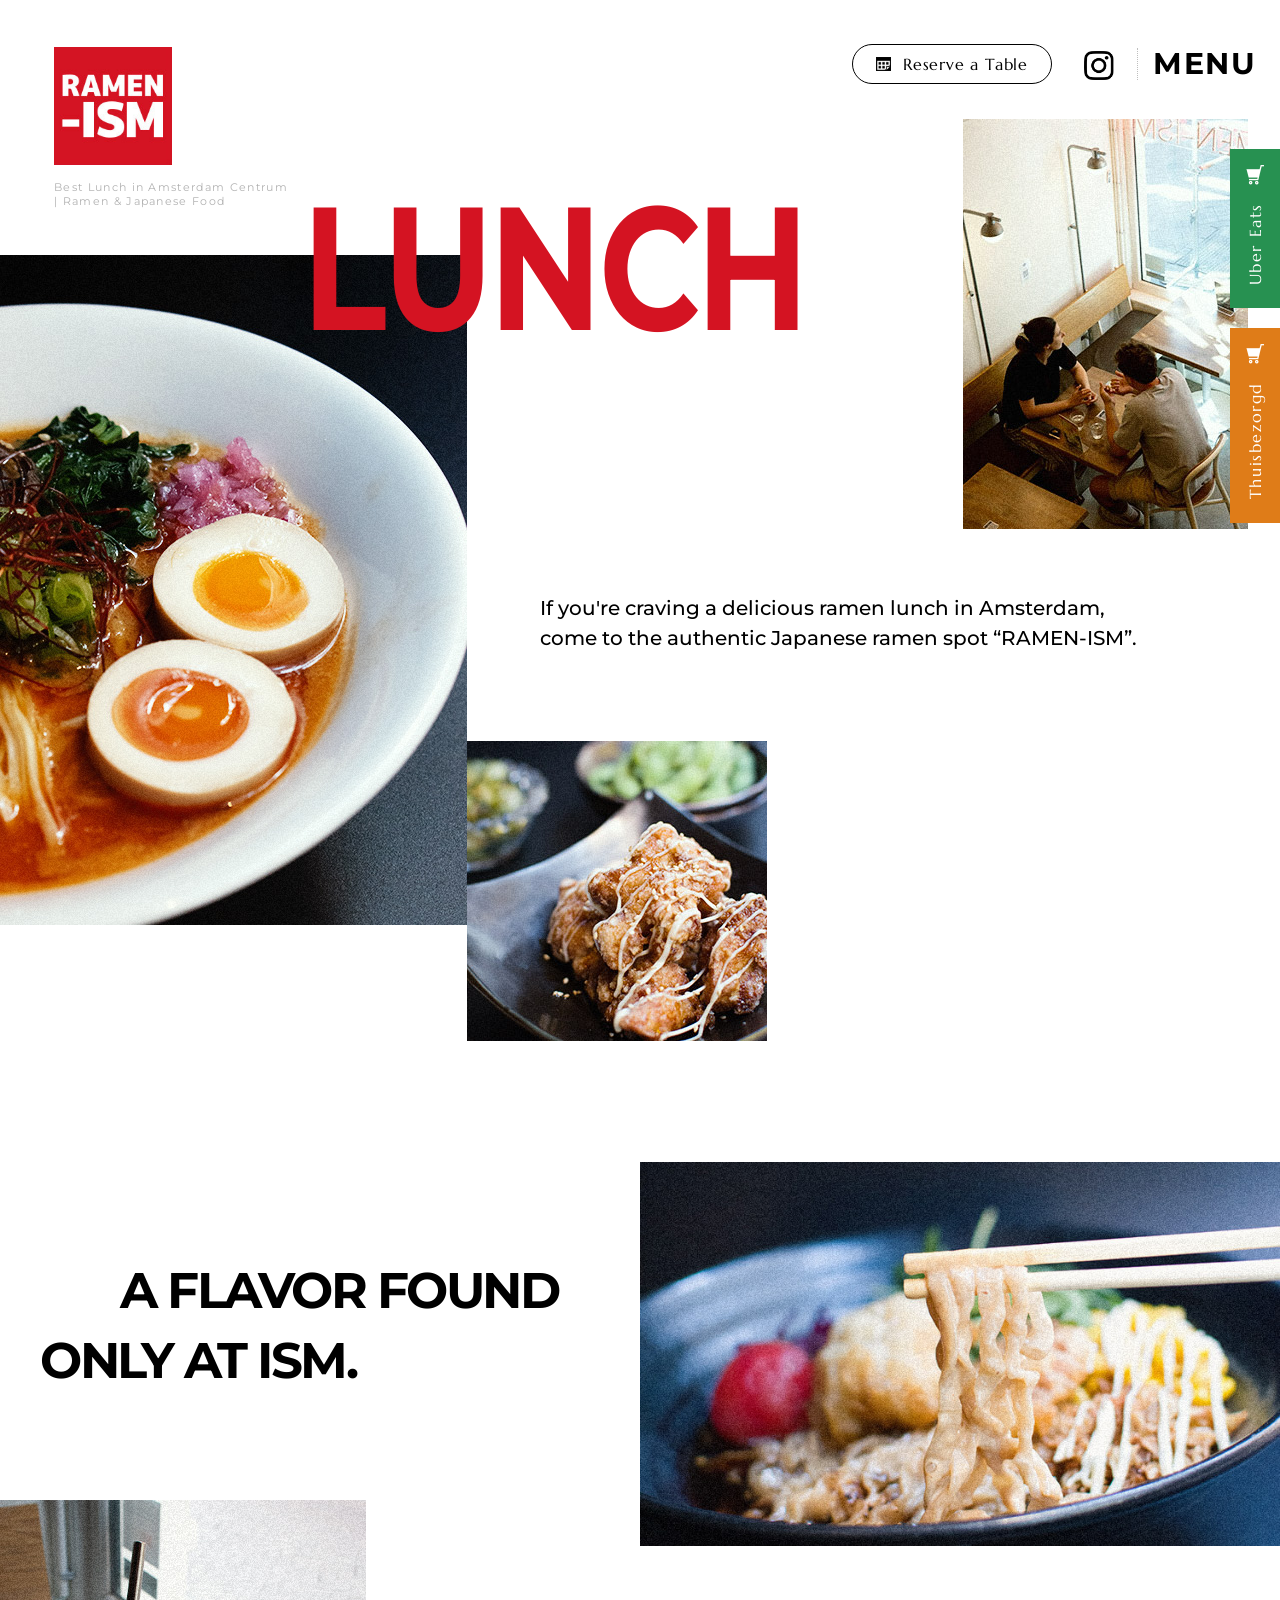
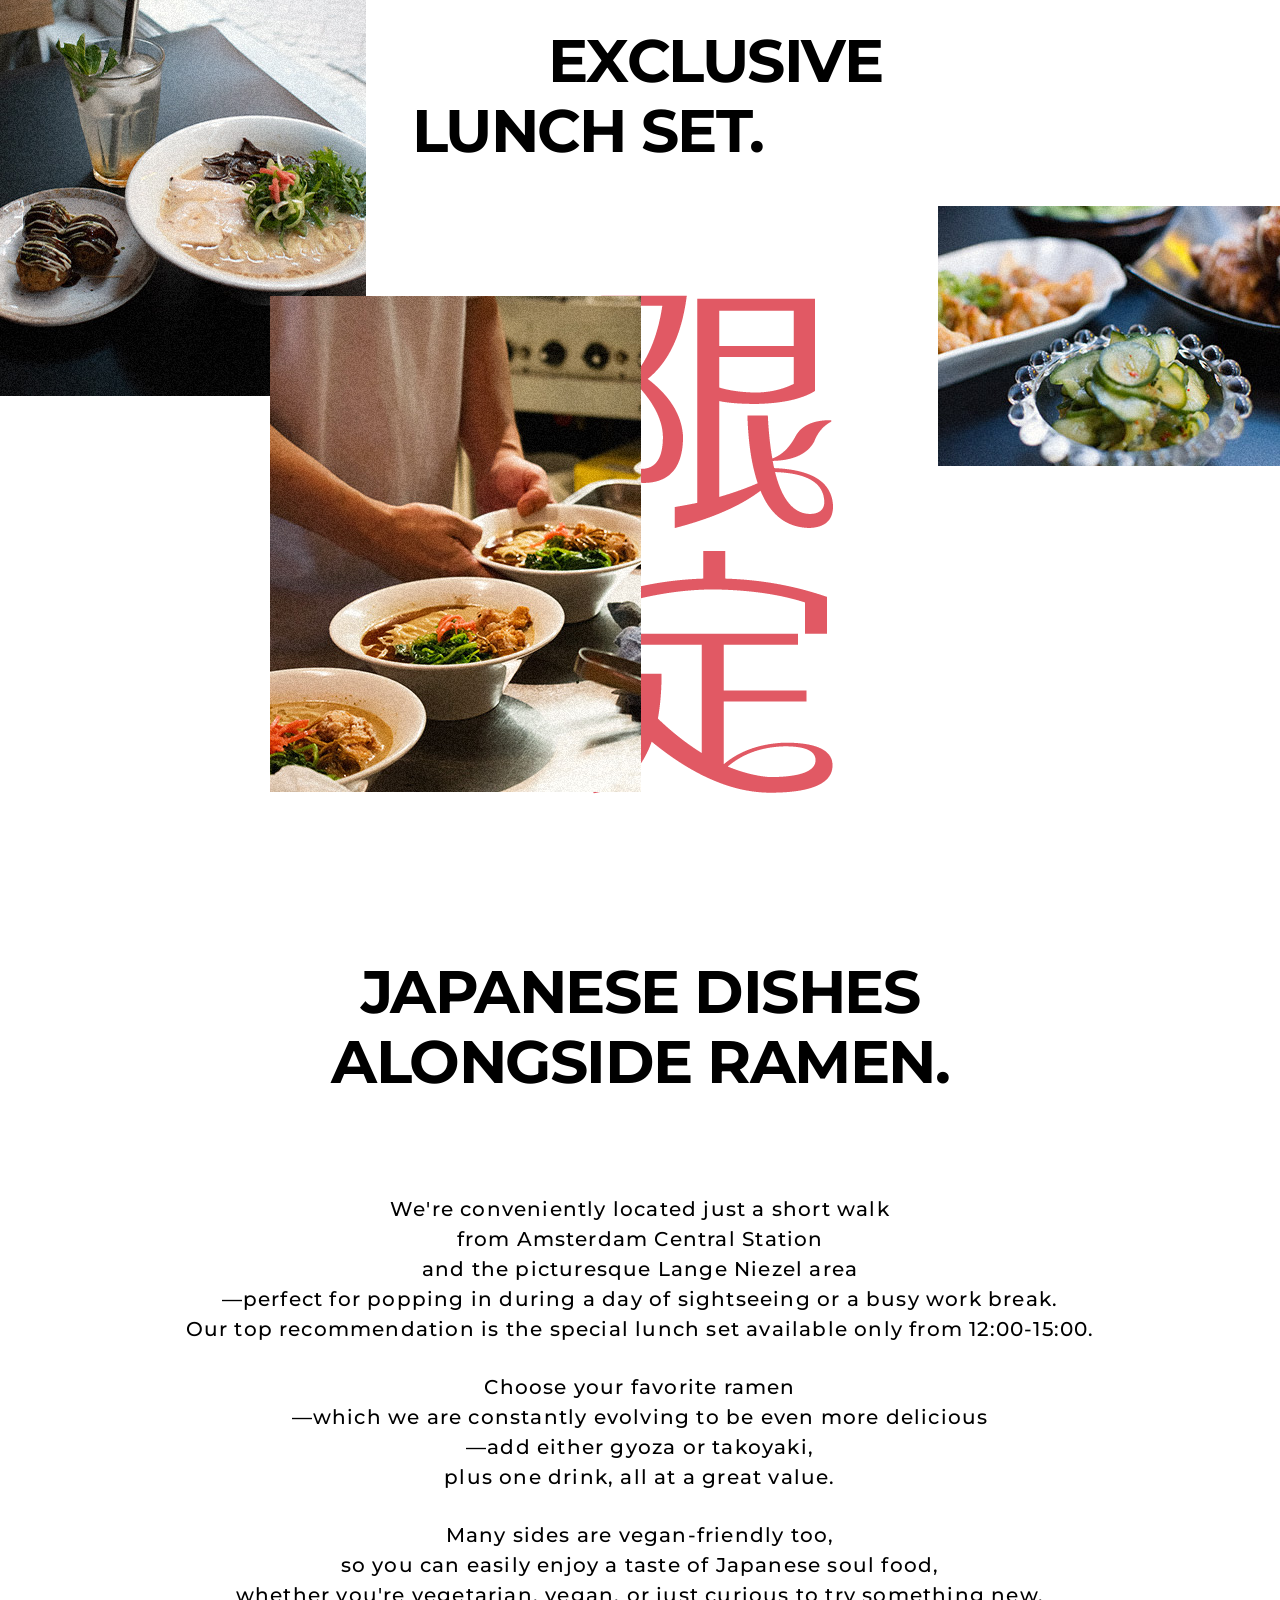
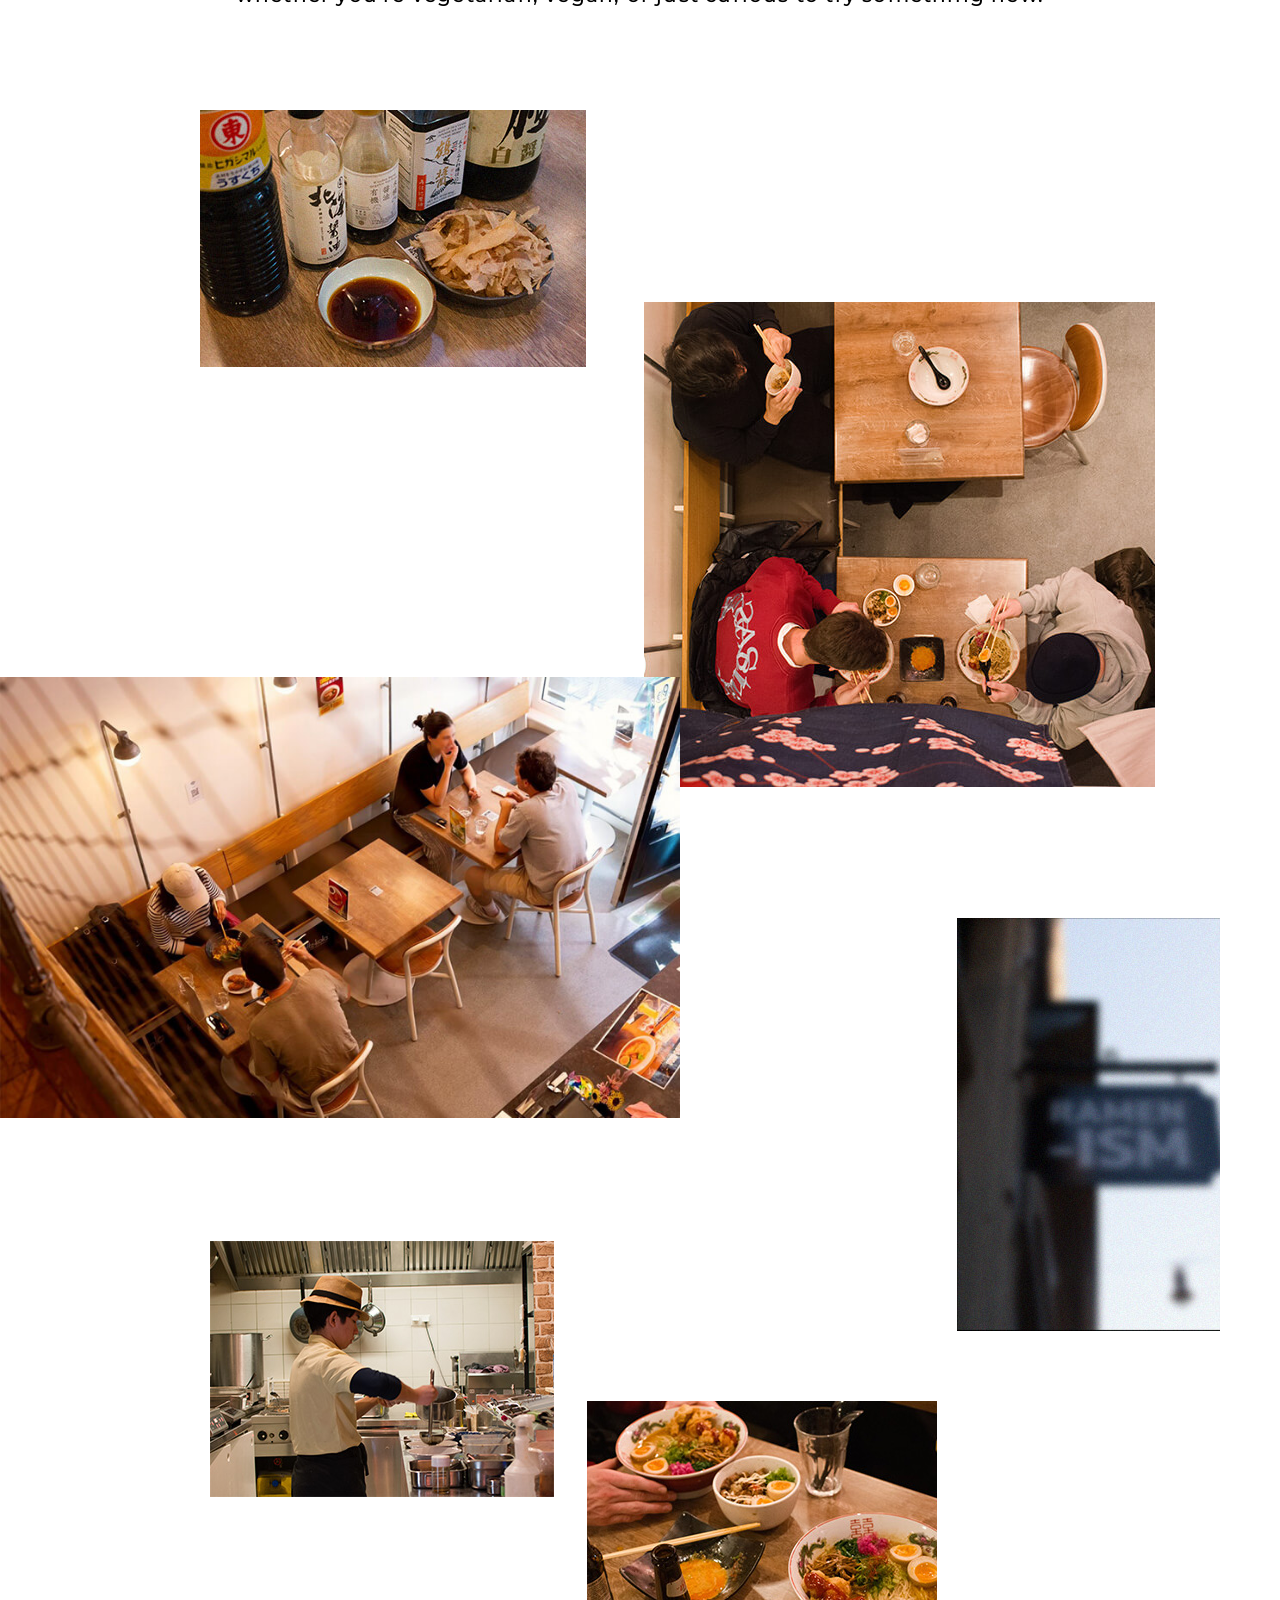
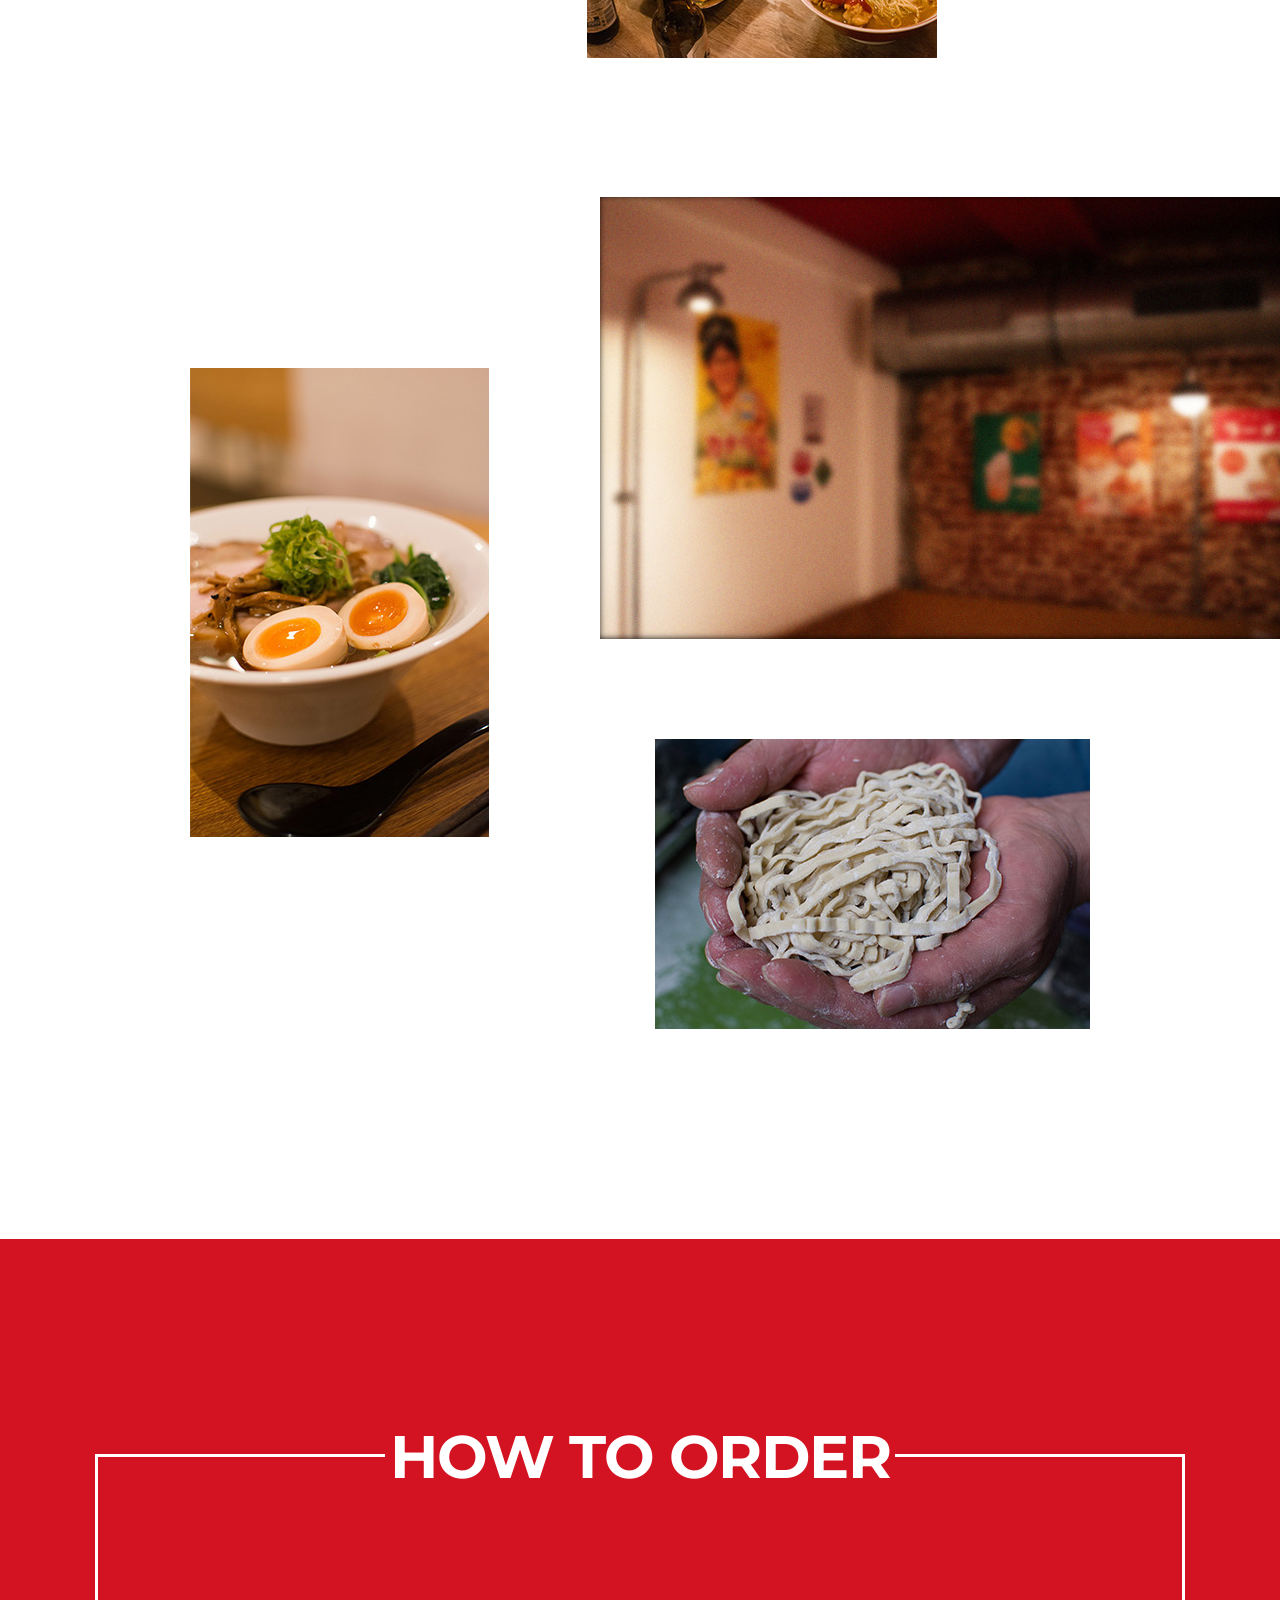
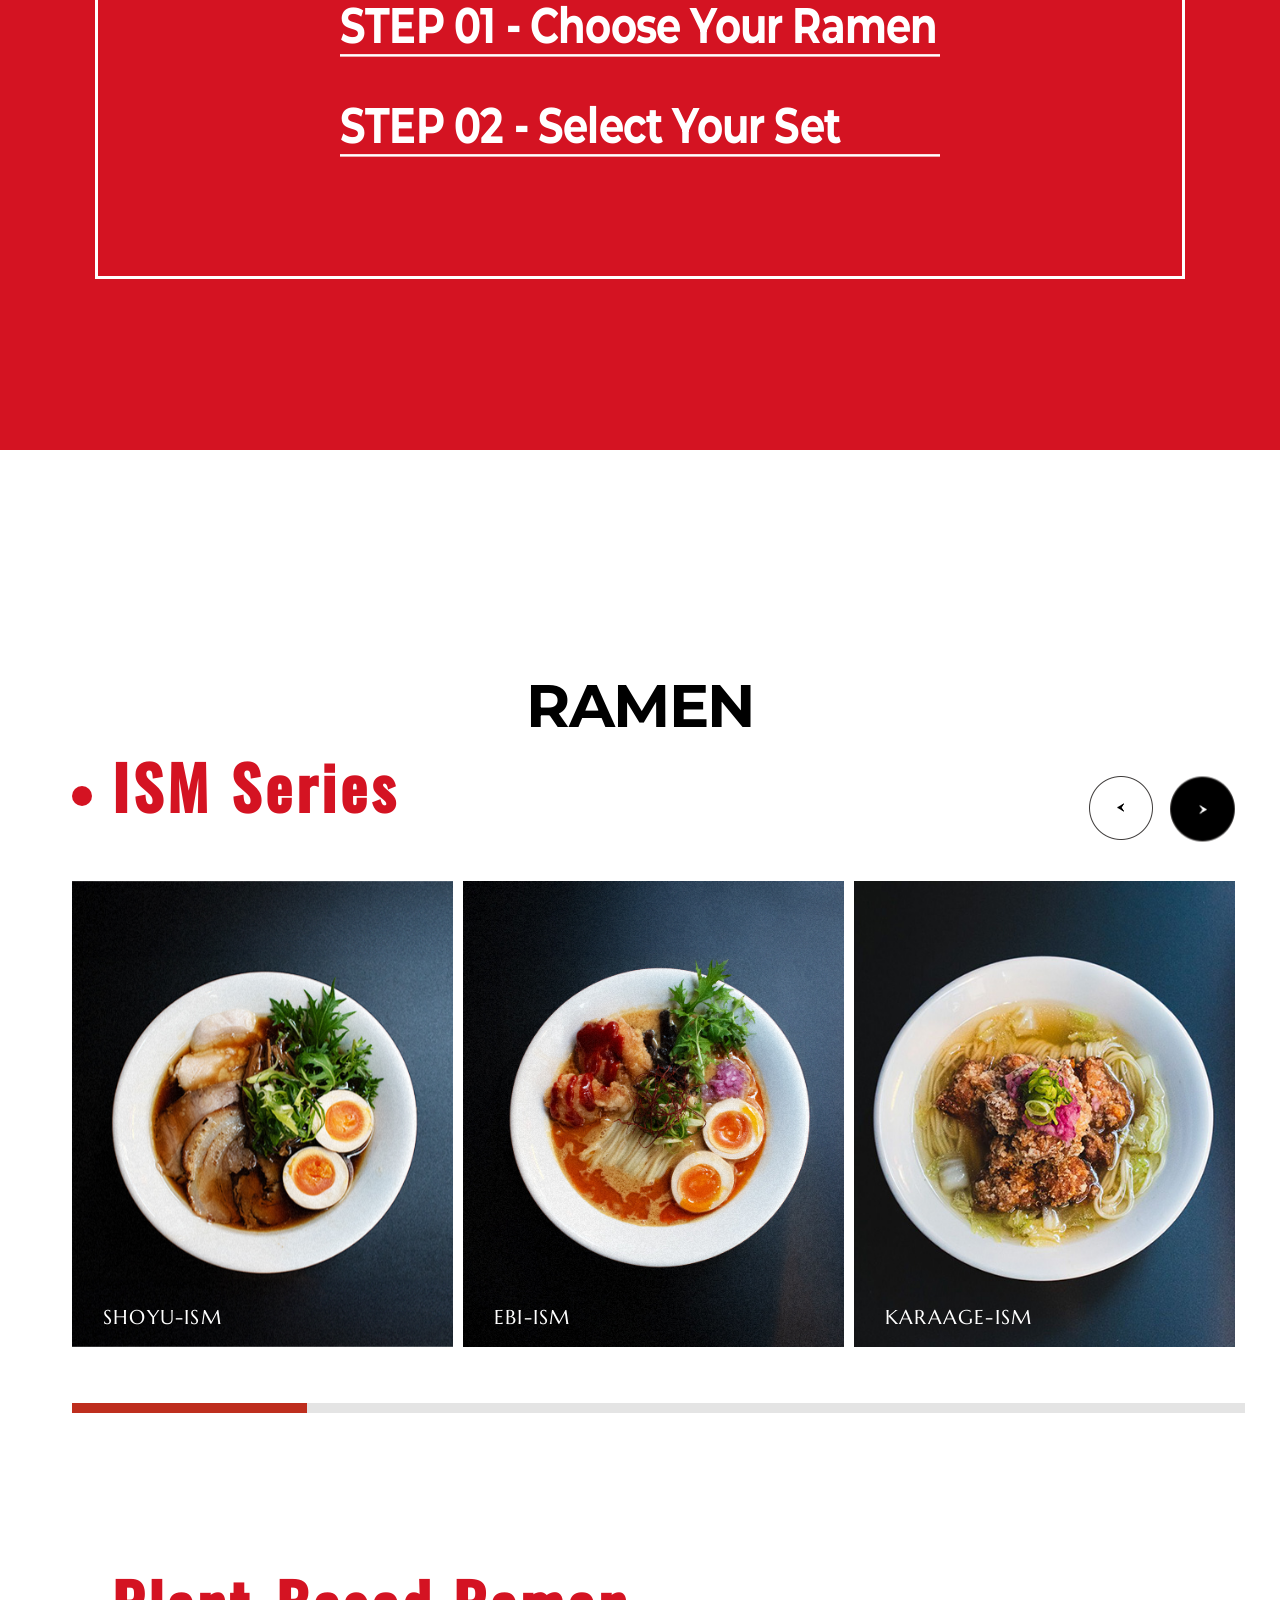
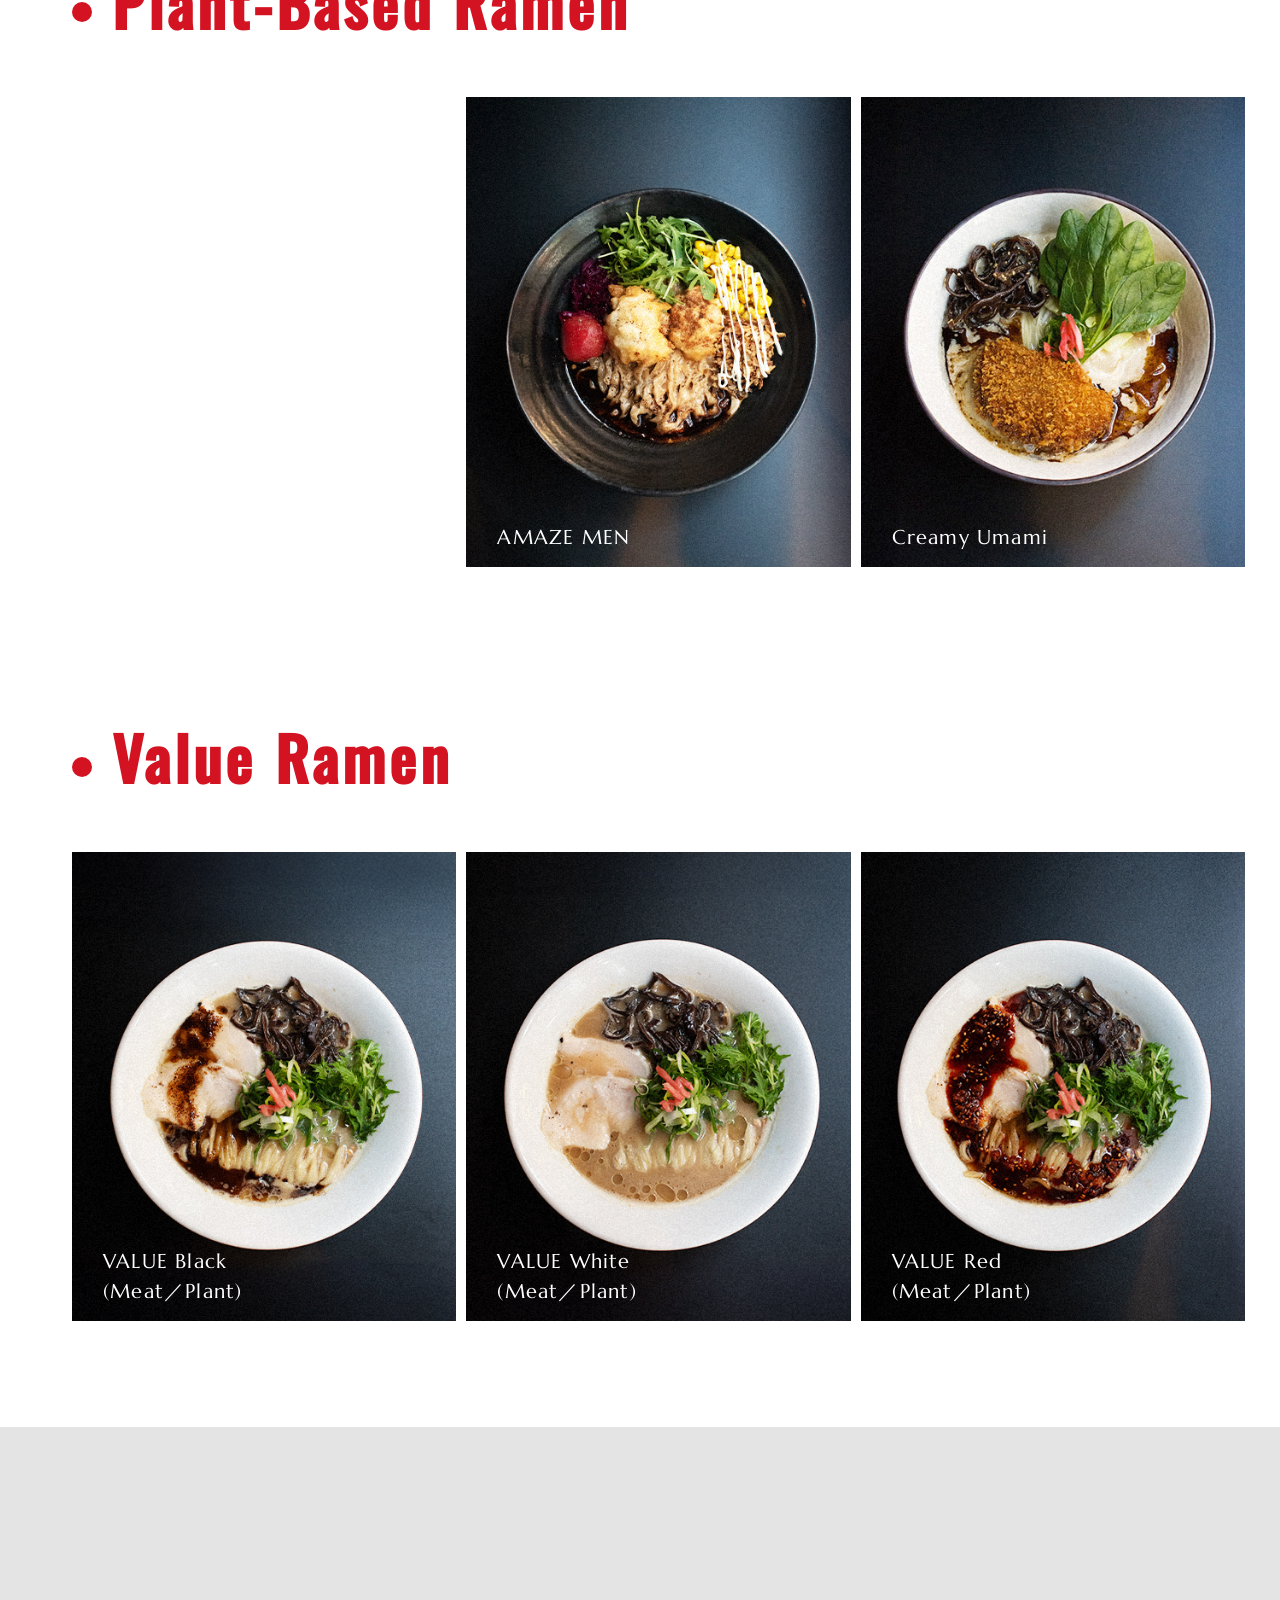
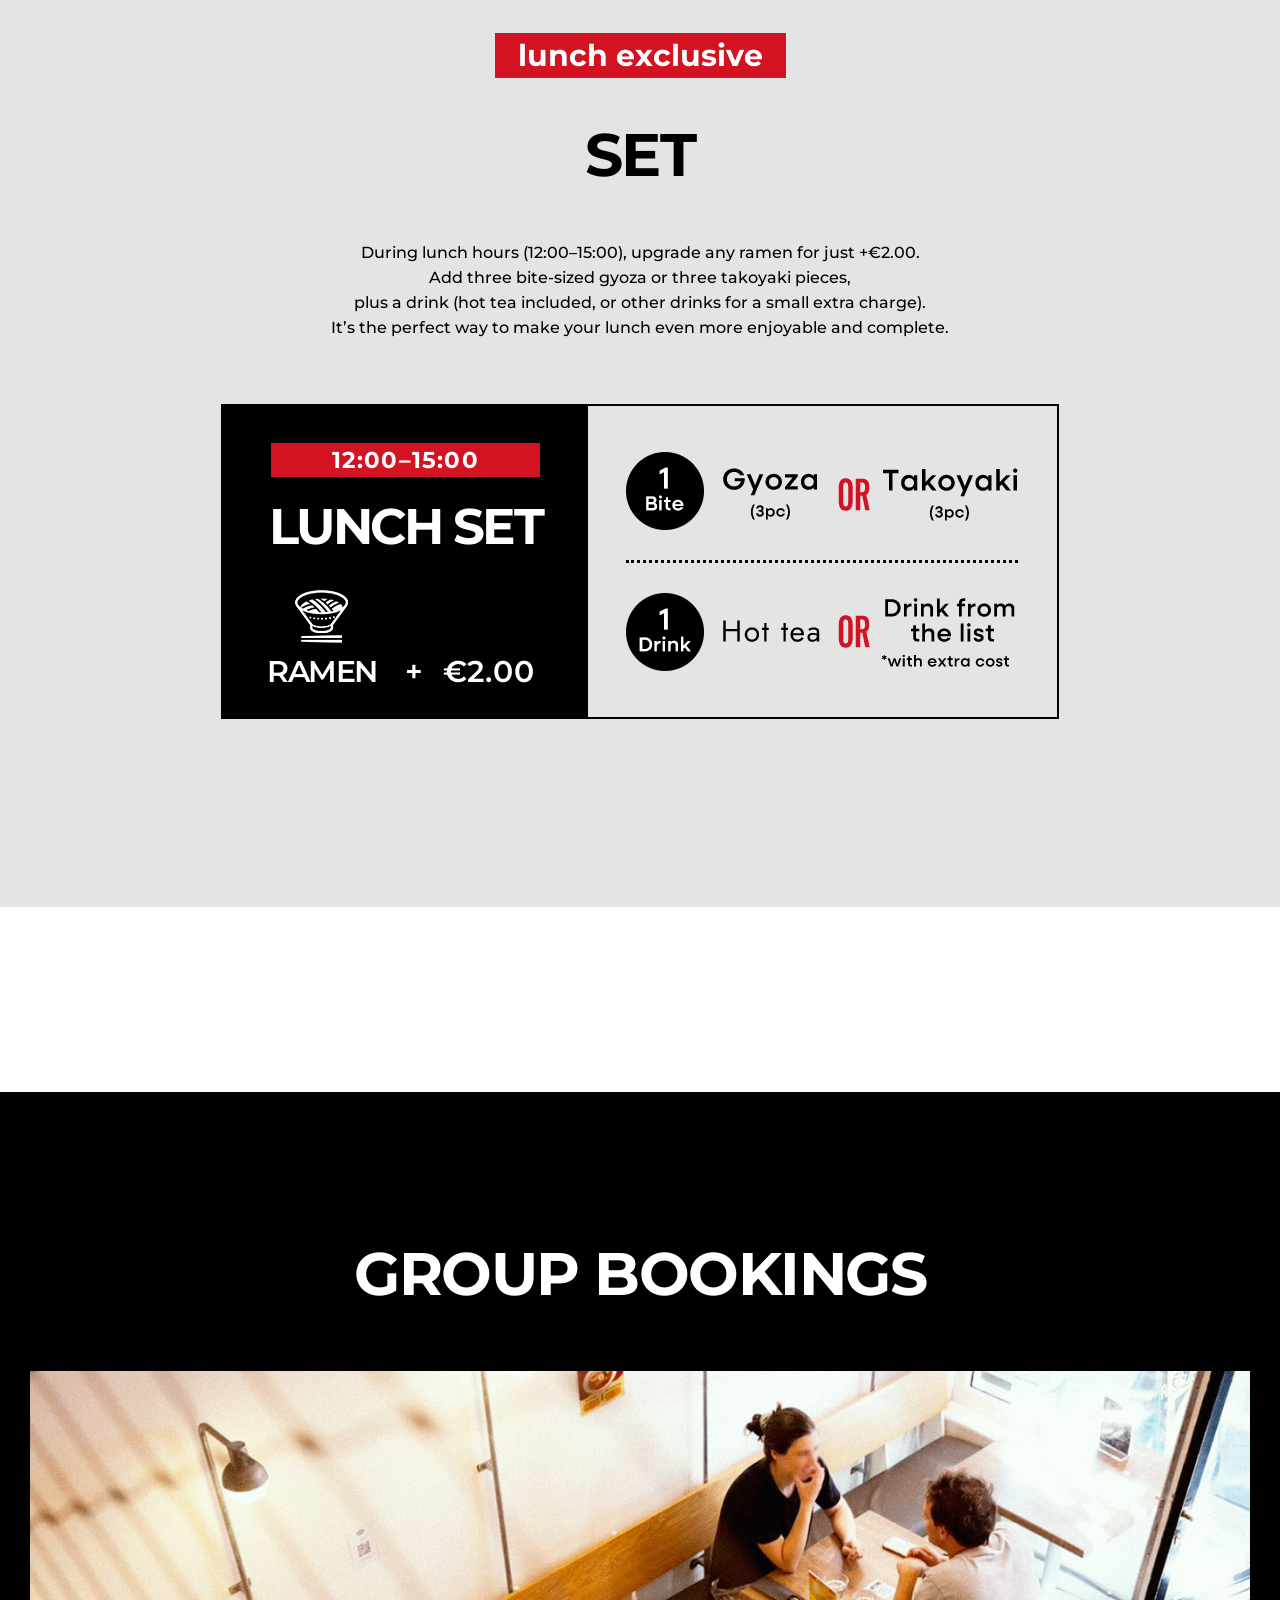
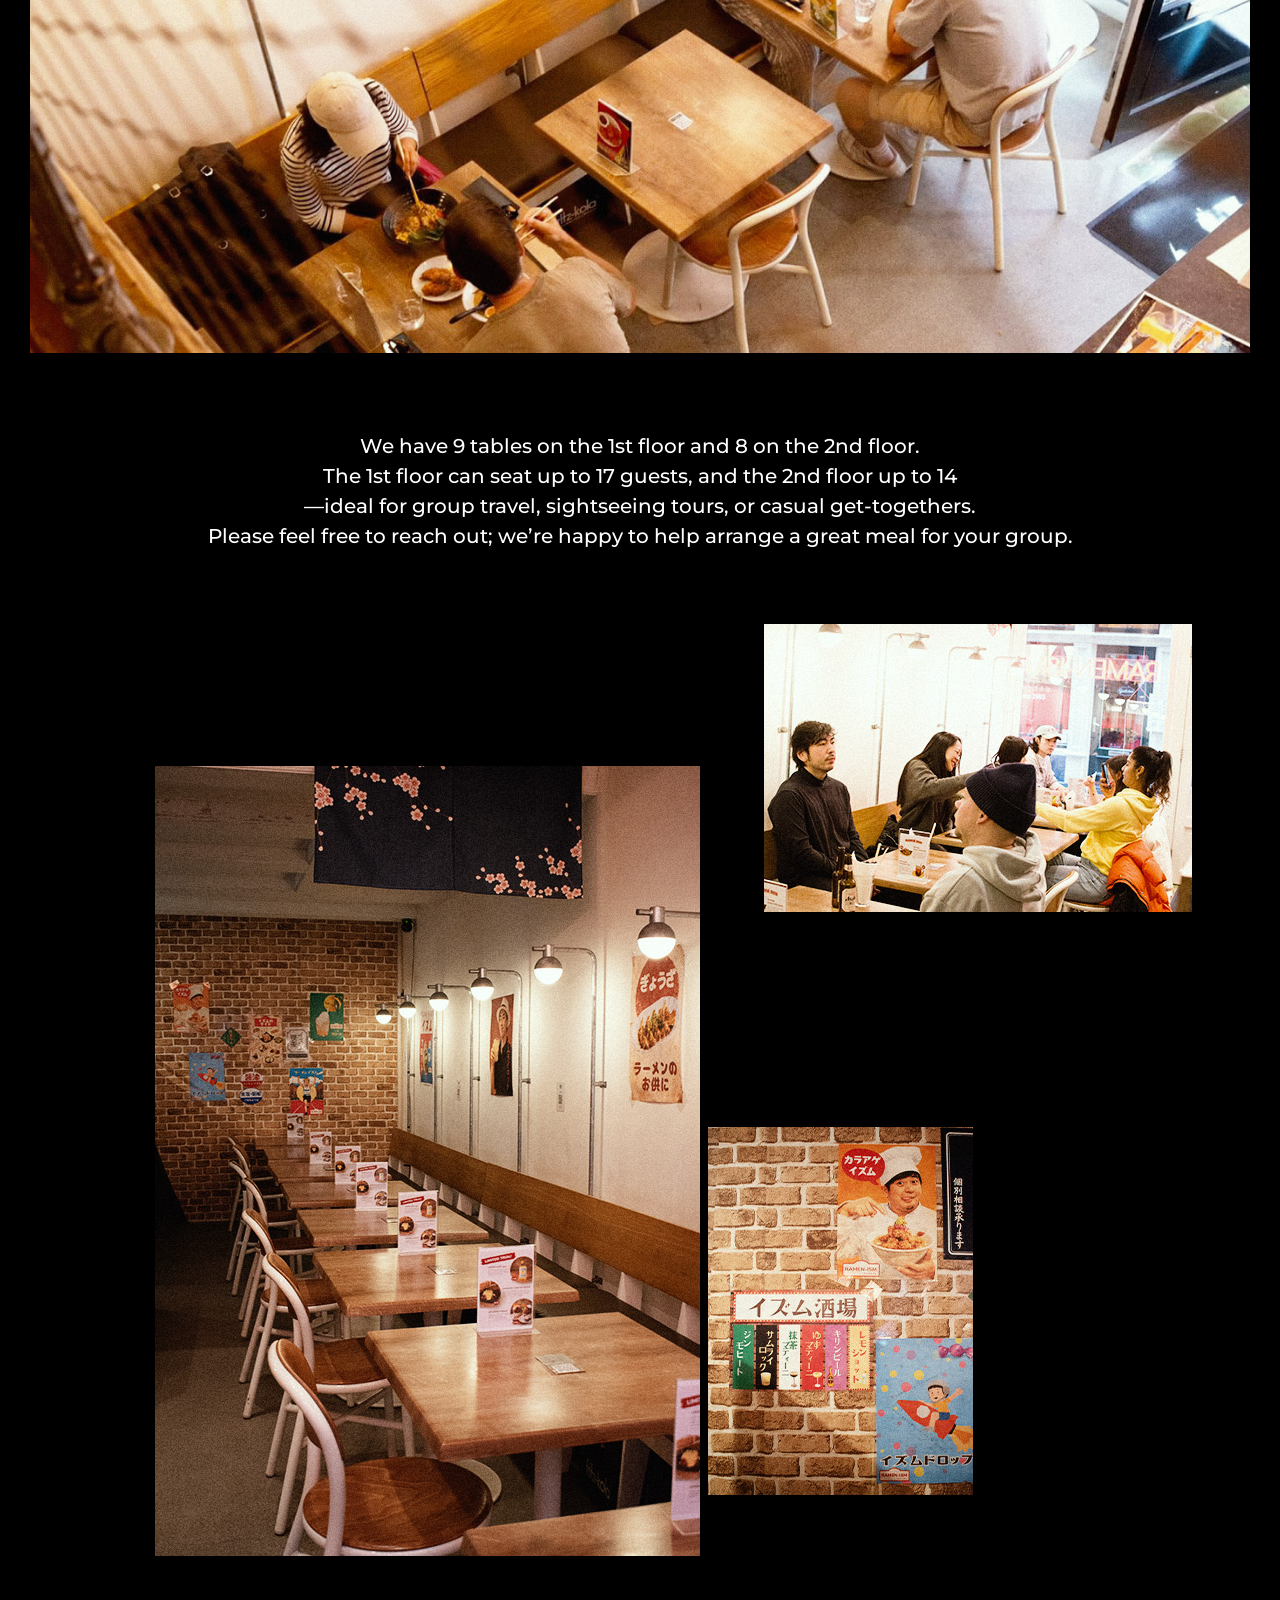
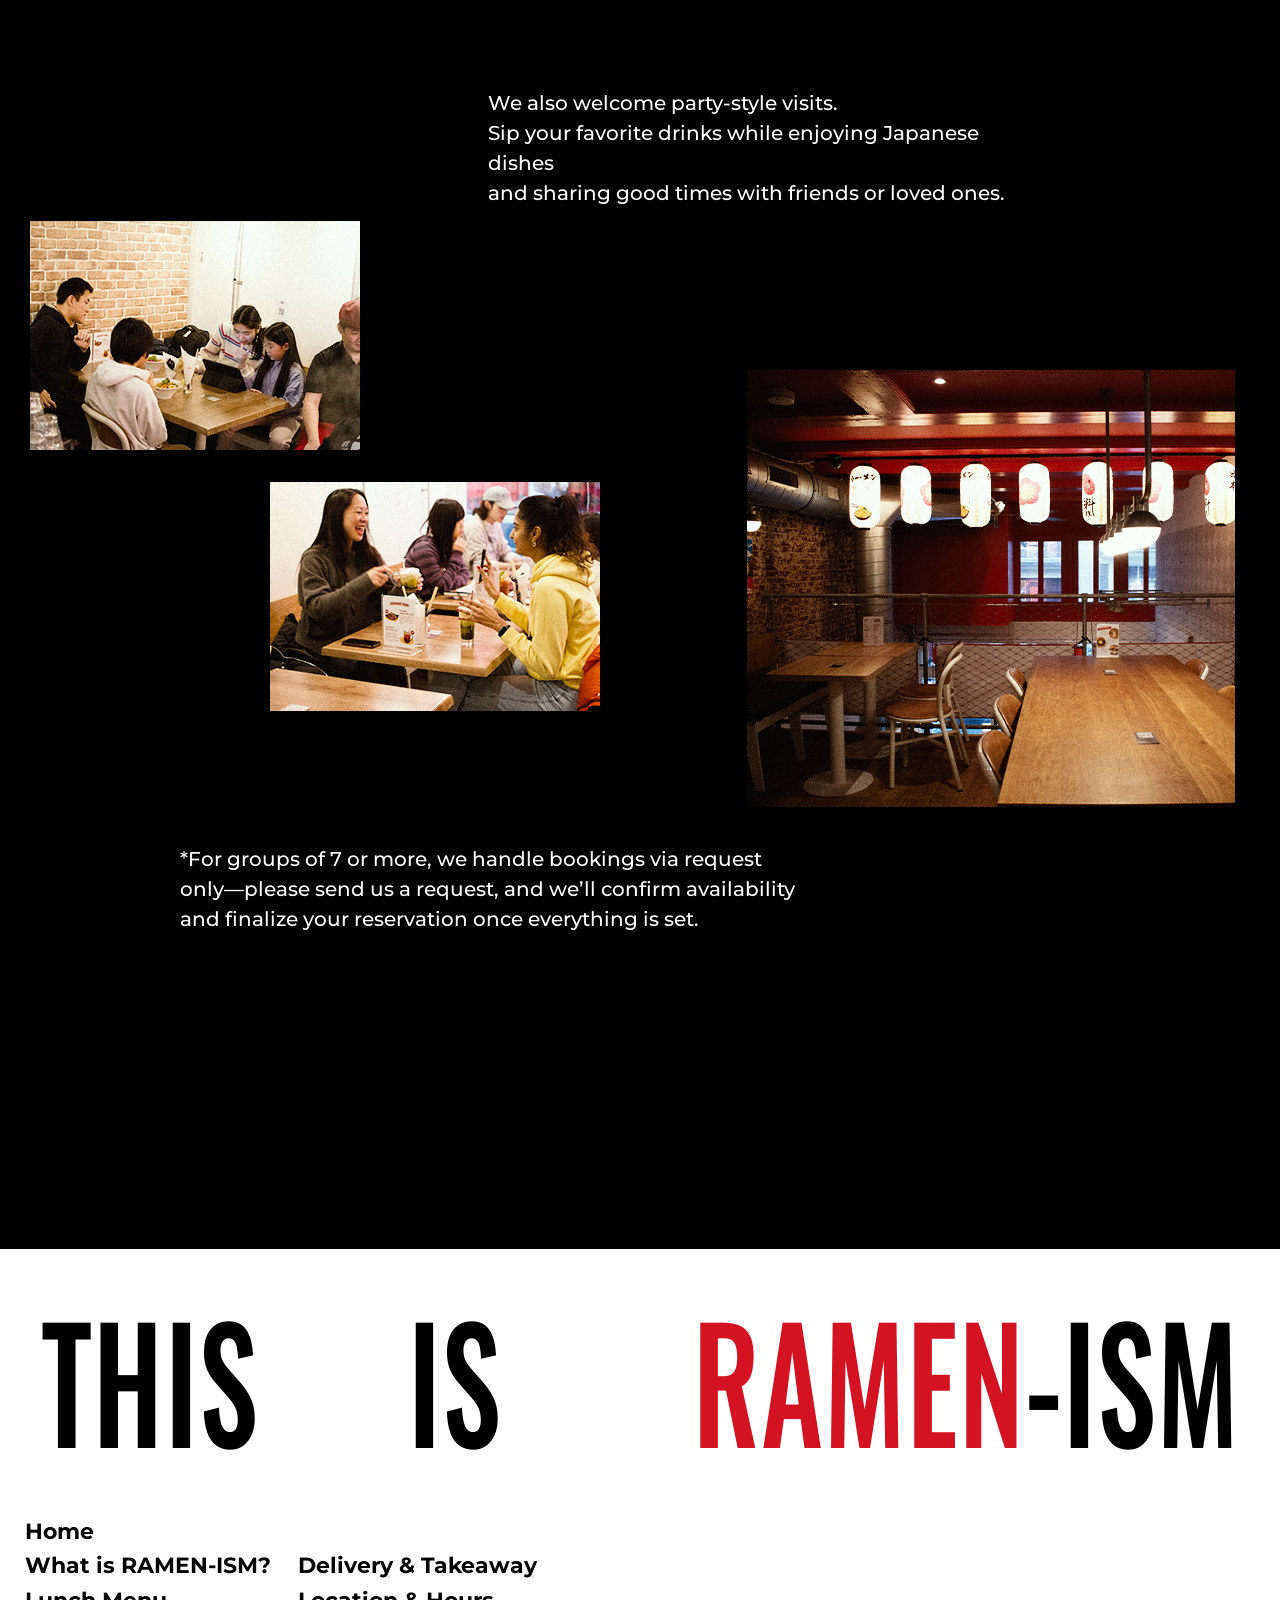
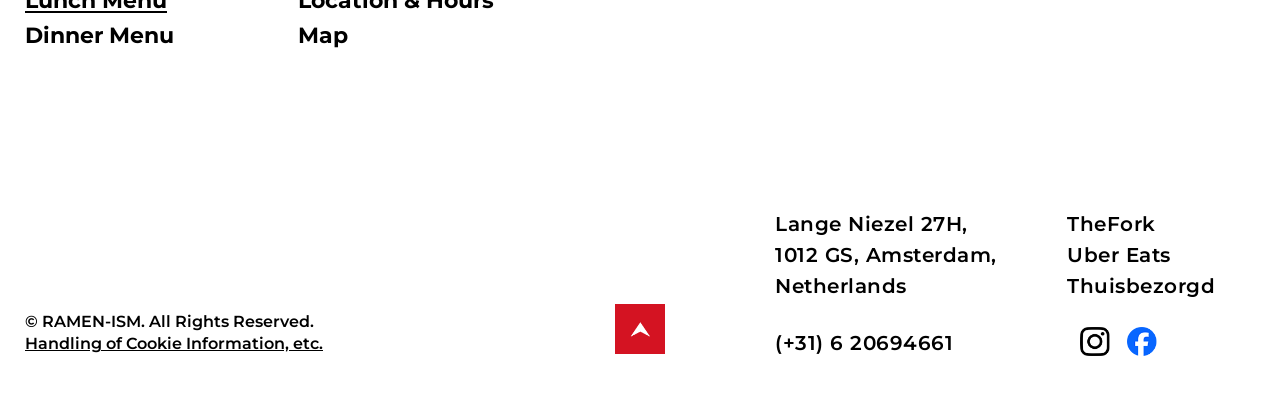
<file: lunch.html>
<!DOCTYPE html>
<!--[if lt IE 7]><html class="ie ie6 ie-lt10 ie-lt9 ie-lt8 ie-lt7 no-js" lang="en"><![endif]-->
<!--[if IE 7]><html class="ie ie7 ie-lt10 ie-lt9 ie-lt8 no-js" lang="en"><![endif]-->
<!--[if IE 8]><html class="ie ie8 ie-lt10 ie-lt9 no-js" lang="en"><![endif]-->
<!--[if IE 9]><html class="ie ie9 ie-lt10 no-js" lang="en"><![endif]-->
<!--[if gt IE 9]><!-->
<html class="no-js responsive" lang="en">
  <!--<![endif]-->
  <head>
    <!-- Cookiebot -->
    <script id="CookieDeclaration" src="https://consent.cookiebot.com/84872b52-bbab-47e4-afeb-8c40de0ae373/cd.js" type="text/javascript" async></script>
    <script id="Cookiebot" src="https://consent.cookiebot.com/uc.js" data-cbid="84872b52-bbab-47e4-afeb-8c40de0ae373" data-blockingmode="auto" type="text/javascript"></script>
    <script data-cookieconsent="ignore">
      window.dataLayer = window.dataLayer || [];
      function gtag() {
        dataLayer.push(arguments);
      }
      gtag("consent", "default", { ad_personalization: "denied", ad_storage: "denied", ad_user_data: "denied", analytics_storage: "denied", functionality_storage: "denied", personalization_storage: "denied", security_storage: "granted", wait_for_update: 500 });
      gtag("set", "ads_data_redaction", true);
      gtag("set", "url_passthrough", false);
    </script>

    <!-- Googleアナリティクス（GA4） -->
    <script type="text/plain" data-cookieconsent="statistics" async src="https://www.googletagmanager.com/gtag/js?id=G-VJ32ZD3VZT"></script>
    <script type="text/plain" data-cookieconsent="statistics">
      window.dataLayer = window.dataLayer || [];
      function gtag(){dataLayer.push(arguments);}
      gtag('js', new Date());
      gtag('config', 'G-VJ32ZD3VZT');
    </script>
    <!-- Microsoft Clarity -->
    <script type="text/plain" data-cookieconsent="statistics">
      (function(c,l,a,r,i,t,y){
          c[a]=c[a]||function(){(c[a].q=c[a].q||[]).push(arguments)};
          t=l.createElement(r);t.async=1;t.src="https://www.clarity.ms/tag/"+i;
          y=l.getElementsByTagName(r)[0];y.parentNode.insertBefore(t,y);
      })(window, document, "clarity", "script", "vuekbbfkqh");
    </script>

    <meta charset="UTF-8" />
    <meta http-equiv="X-UA-Compatible" content="IE=Edge" />
    <meta name="author" content="FOODCONNECTION" />
    <title>Best Lunch in Amsterdam Centrum | Ramen & Japanese Food</title>

    <!-- Social Share - Facebook -->
    <meta property="og:type" content="article" />
    <meta property="og:locale" content="ja_JP" />
    <meta property="og:url" content="https://www.ramen-ism.com/lunch.html" />
    <meta property="og:image" content="https://www.ramen-ism.com/shared/img/shared/ogp.png" />
    <meta property="og:title" content="Best Lunch in Amsterdam Centrum | Ramen & Japanese Food" />
    <meta property="og:site_name" content="RAMEN-ISM" />
    <meta property="og:description" content="Looking for the best lunch in Amsterdam centrum? Visit RAMEN-ISM for our exclusive lunch sets featuring authentic ramen, gyoza, takoyaki, and vegan bowls." />

    <!-- META -->
    <meta name="description" content="Looking for the best lunch in Amsterdam centrum? Visit RAMEN-ISM for our exclusive lunch sets featuring authentic ramen, gyoza, takoyaki, and vegan bowls." />

    <!-- Mobile -->
    <meta name="apple-mobile-web-app-status-bar-style" content="black-translucent" />
    <meta name="apple-mobile-web-app-capable" content="yes" />
    <meta name="format-detection" content="telephone=no, date=no, address=no, email=no" />

    <!-- Viewport for Responsive and SP -->
    <meta name="viewport" content="width=device-width, initial-scale=1.0, maximum-scale=1.0, user-scalable=no" />
    <script src="shared/js/viewport.js"></script>
    <!-- Viewport for PC 
    <meta name="viewport" content="width=1100, shrink-to-fit=no">-->

    <!-- Profiles -->
    <link rel="canonical" href="https://www.ramen-ism.com/lunch.html" />
    <link rel="profile" href="http://microformats.org/profile/hcard" />
    <link rel="apple-touch-icon" href="shared/img/shared/apple-touch-icon.png" />
    <link rel="icon" href="shared/img/shared/favicon.ico" />

    <!-- Styles -->
    <link rel="stylesheet" href="shared/css/font.css" />
    <link rel="stylesheet" href="shared/css/animate.min.css" />
    <link rel="stylesheet" href="shared/css/common.css" />
    <link rel="stylesheet" href="shared/css/popup.css" />
    <link rel="stylesheet" href="shared/css/slick.min.css" />
    <link rel="stylesheet" href="shared/css/shared.css" />
    <link rel="stylesheet" href="shared/css/lunch.css" />
  </head>
  <body data-hp-bg="0">
    <div class="bg_dark" aria-hidden="true"></div>
    <main>
      <header class="header-box">
        <div class="nav-header">
          <div id="menu-toggle" class="js-scroll">
            <ul class="nav">
              <li><a class="nav-main" href="index.html">Home</a></li>
              <li><a class="nav-main" href="about.html">What is RAMEN-ISM?</a></li>
              <li><a class="nav-main active" href="lunch.html">Lunch Menu</a></li>
              <li><a class="nav-main" href="dinner.html">Dinner Menu</a></li>
              <li><a class="nav-main" href="takeout.html">Delivery & Takeaway</a></li>
              <li><a class="nav-main" href="index.html#shopinfo">Location & Hours</a></li>
            </ul>
            <p class="btn-res">
              <a href="https://widget.thefork.com/4140f0be-3bf3-4719-9c86-ec190a4dd928" target="_blank" rel="nofollow" onClick="gtag('event','btn_reserve',{transport_type:'beacon'});"><span class="icon">Reserve a Table</span></a>
            </p>
            <ul class="nav-shop">
              <li>
                <a href="https://www.order.store/nl-en/store/ramen-ism/L0-5-HEkVnqtOcXyJmzvGw" target="_blank" rel="nofollow" onClick="gtag('event','btn_ubereats',{transport_type:'beacon'});">Uber Eats</a>
              </li>
              <li>
                <a href="https://www.ubereats.com/nl-en/store/ramen-ism/NnkTYU2WTS6soqdMfDP7wA" target="_blank" rel="nofollow" onClick="gtag('event','btn_thuisbezorgd',{transport_type:'beacon'});">Thuisbezorgd</a>
              </li>
            </ul>
            <ul class="nav-access">
              <li>
                <a href="https://www.instagram.com/ramen_ism.ams/" target="_blank" rel="nofollow" onClick="gtag('event','btn_insta',{transport_type:'beacon'});"><img src="shared/img/shared/icon_ins.png" alt="instagram" width="54" height="52" /></a>
              </li>
              <li>
                <a href="https://www.facebook.com/ramenism.ams" target="_blank" rel="nofollow" onClick="gtag('event','btn_facebook',{transport_type:'beacon'});"><img src="shared/img/shared/icon_fb_w.png" alt="facebook" width="68" height="68" /></a>
              </li>
              <li>
                <a href="https://maps.app.goo.gl/rmcFsoStzjuSGqfy7" target="_blank" rel="nofollow" onClick="gtag('event','btn_gmap',{transport_type:'beacon'});"><img src="shared/img/shared/icon_map.png" alt="map" width="52" height="68" /></a>
              </li>
            </ul>
            <p class="tel-header">
              Tel. <a href="tel:+31620694661" class="telhref" onClick="gtag('event','header_phone',{event_category:'Phone Call',transport_type:'beacon'});"><span class="tel-icon">(+31) 6 20694661</span></a>
            </p>
          </div>
        </div>

        <div class="fixed-group-head">
          <p class="btn-res">
            <a href="https://widget.thefork.com/4140f0be-3bf3-4719-9c86-ec190a4dd928" target="_blank" rel="nofollow" onClick="gtag('event','btn_reserve',{transport_type:'beacon'});"><span class="icon">Reserve a Table</span></a>
          </p>
          <p class="btn-ins">
            <a href="https://www.instagram.com/ramen_ism.ams/" target="_blank" rel="nofollow" onClick="gtag('event','btn_insta',{transport_type:'beacon'});"><img src="shared/img/shared/icon_ins.png" alt="instagram" width="54" height="52" /></a>
          </p>
          <div class="hamberger-btn"><span class="normal">MENU</span><span class="close">CLOSE</span></div>
        </div>
        <div class="fixed-sidebar">
          <ul>
            <li class="fnt-mar txt-vertical">
              <a href="https://www.order.store/nl-en/store/ramen-ism/L0-5-HEkVnqtOcXyJmzvGw" target="_blank" rel="nofollow" onClick="gtag('event','btn_ubereats',{transport_type:'beacon'});"><span class="txt-latin">Uber Eats</span></a>
            </li>
            <li class="fnt-mar txt-vertical">
              <a
                href="https://www.thuisbezorgd.nl/menu/ramen-ism?utm_source=tripadvisor&%243p=a_trip_advisor&utm_medium=cps&utm_medium=cps&utm_campaign=CM_P_TA_NLD_NL_%5BENGM%5D_%5BOTHR%5D_%5BTRIPADVISOR%5D_PERFDIS_16500042&utm_campaign=CM_P_TA_NLD_NL_%5BENGM%5D_%5BOTHR%5D_%5BTRIPADVISOR%5D_PERFDIS_16500042&%24canonical_url=https%3A%2F%2Fwww.thuisbezorgd.nl%2Fmenu%2Framen-ism%3Futm_source%3Dtripadvisor&~channel=tripadvisor&~feature=cps&~campaign=CM_P_TA_NLD_NL_%5BENGM%5D%5BOTHR%5D%5BTRIPADVISOR%5DPERFDIS_16500042&TAHotelCode=16500042&_branch_match_id=1493787111396981048&_branch_referrer=H4sIAAAAAAAAA7WQX2vCMBTFP032tupa3cMgjK7VKUwtWvYaYnu1weYPN8kKe%2FCzL5VtIg72JOSSc38XDpzTOGfs02DgGi%2FsFj417uuIGxO1Qh0GzyQeJYZy5lAYxusPYTXeBViDPThtmMeWNr0FSVIST8Prui66MFNtoBKUDx%2FyIO6FlSSZeieZ1R4rIEne%2B%2F%2FY9wcJtfCSVsb%2BtVZcGi72imYLVrAyZcu3PAwj45fJ8nVBxnkvV%2BVs%2FS3L9bxI8%2Ff5ZnUixWQ9zecb9vA4Hg6Ho%2Fg2pqGmiiutRMXbmxR1rBquFLT0Au6AO49wKuv4f6hzpqtIV4nKdKYdtJmugf7CI8IOEIXasy3qzgLSrEEt4QuKPmPOWwIAAA%3D%3D"
                target="_blank"
                rel="nofollow"
                onClick="gtag('event','btn_thuisbezorgd',{transport_type:'beacon'});"
                ><span class="txt-latin">Thuisbezorgd</span></a
              >
            </li>
          </ul>
        </div>
      </header>
      <div id="head-key" class="head-child">
        <div class="head-info">
          <p class="logo">
            <a class="non-over" href="index.html"><img class="non-over" src="shared/img/shared/logo.jpg" alt="Logo" width="168" height="168" /></a>
          </p>
          <h1>Best Lunch in Amsterdam Centrum <br />| Ramen & Japanese Food</h1>
        </div>
        <div id="key-lunch">
          <div class="group">
            <h2 class="ttl-all scroll_active"><span class="red">Lunch</span></h2>
            <p class="img3"><img src="shared/img/lunch/key_p3.jpg" alt="plantramen" width="285" height="410" /></p>
            <p class="img1"><img src="shared/img/lunch/key_p1.jpg" alt="plantramen" width="523" height="670" /></p>
            <p class="txt">If you're craving a delicious ramen lunch in Amsterdam, <br class="pc" />come to the authentic Japanese ramen spot “RAMEN-ISM”.</p>
            <p class="img2"><img src="shared/img/lunch/key_p2.jpg" alt="plantramen" width="300" height="300" /></p>
          </div>
        </div>
      </div>
      <section class="nav-main">
        <div id="lead" class="dark-sec">
          <div class="wrap">
            <div class="row1">
              <h2 class="ttl-all scroll_active"><span class="pl">A flavor found </span><br />only at ISM.</h2>
              <p class="img1"><img src="shared/img/lunch/lead_p1.jpg" alt="ramen" width="750" height="450" /></p>
              <h3 class="ttl-all scroll_active"><span class="pl">Exclusive</span> <br />Lunch Set.</h3>
              <p class="tit"><img src="shared/img/lunch/lead_t1.png" alt="Limited edition" width="240" height="499" /></p>
              <div class="list">
                <p class="img2"><img src="shared/img/lunch/lead_p2.jpg" alt="ramen" width="366" height="496" /></p>
                <p class="img3"><img src="shared/img/lunch/lead_p3.jpg" alt="ramen" width="371" height="496" /></p>
                <p class="img4"><img src="shared/img/lunch/lead_p4.jpg" alt="Set" width="370" height="260" /></p>
              </div>
            </div>
          </div>
          <div class="row2">
            <div class="js-lead">
              <div class="group-txt">
                <div class="overlay"></div>
                <h3 class="ttl-all scroll_active">Japanese dishes <br />alongside ramen.</h3>
                <div class="desc">
                  <p class="txt">We're conveniently located just a short walk <br class="pc" />from Amsterdam Central Station <br class="pc" />and the picturesque Lange Niezel area<br class="pc" />—perfect for popping in during a day of sightseeing or a busy work break. <br class="pc" />Our top recommendation is the special lunch set available only from 12:00-15:00.</p>
                  <p class="txt">Choose your favorite ramen<br class="pc" />—which we are constantly evolving to be even more delicious<br class="pc" />—add either gyoza or takoyaki, <br class="pc" />plus one drink, all at a great value.</p>
                  <p class="txt">Many sides are vegan-friendly too, <br class="pc" />so you can easily enjoy a taste of Japanese soul food, <br class="pc" />whether you're vegetarian, vegan, or just curious to try something new.</p>
                </div>
              </div>
              <div class="group-photo">
                <p class="photo photo1"><img src="shared/img/lunch/lead_p5.jpg" alt="ramen" width="386" height="257" /></p>
                <p class="photo photo2"><img src="shared/img/lunch/lead_p6.jpg" alt="scene" width="511" height="485" /></p>
                <p class="photo photo3"><img src="shared/img/lunch/lead_p7.jpg" alt="scene" width="790" height="512" /></p>
                <p class="photo photo4"><img src="shared/img/lunch/lead_p8.jpg" alt="ramen" width="262" height="410" /></p>
                <div class="doup">
                  <p class="photo photo5"><img src="shared/img/lunch/lead_p9.jpg" alt="scene" width="344" height="256" /></p>
                  <p class="photo photo6"><img src="shared/img/lunch/lead_p10.jpg" alt="scene" width="350" height="257" /></p>
                </div>
                <p class="photo photo7"><img src="shared/img/lunch/lead_p11.jpg" alt="ramen" width="299" height="469" /></p>
                <p class="photo photo8"><img src="shared/img/lunch/lead_p12.jpg" alt="Interior" width="805" height="524" /></p>
                <p class="photo photo9"><img src="shared/img/lunch/lead_p13.jpg" alt="scene" width="435" height="290" /></p>
              </div>
            </div>
          </div>
        </div>
        <div id="order">
          <div class="wrap">
            <div class="box">
              <h2 class="ttl-all scroll_active">How to Order</h2>
              <ul class="list">
                <li><a href="#menu">STEP 01 - Choose Your Ramen</a></li>
                <li><a href="#set">STEP 02 - Select Your Set</a></li>
              </ul>
            </div>
          </div>
        </div>
        <div id="menu">
          <h2 class="ttl-all scroll_active">Ramen</h2>
          <!--<p class="note">*All prices include VAT</p>-->
          <div class="wrap">
            <div class="slider-shared">
              <h3 class="fnt-oswald">ISM Series</h3>
              <div class="js">
                <div class="menu-js equal-item">
                  <div>
                    <!--<a href="#popup-menu1" class="unsmooth">-->
                    <div class="box">
                      <dl class="price fnt-mar">
                        <dt>SHOYU-ISM</dt>
                        <!--<dd>€23.00</dd>-->
                      </dl>
                      <p class="img"><img src="shared/img/lunch/menu_js1_p1.jpg" alt="SHOYU-ISM" width="450" height="550" /></p>
                    </div>
                    <!-- </a>-->
                  </div>
                  <!-- <div>
                    <a href="#popup-menu2" class="unsmooth">
                    <div class="box">
                      <dl class="price fnt-mar">
                        <dt>MISO-ISM</dt>
                        <dd>€23.00</dd>
                      </dl>
                      <p class="img"><img src="shared/img/lunch/menu_js1_p2.jpg" alt="MISO-ISM" width="450" height="550" /></p>
                    </div>
                    </a>
                  </div>-->
                  <div>
                    <!-- <a href="#popup-menu3" class="unsmooth">-->
                    <div class="box">
                      <dl class="price fnt-mar">
                        <dt>EBI-ISM</dt>
                        <!--<dd>€23.00</dd>-->
                      </dl>
                      <p class="img"><img src="shared/img/lunch/menu_js1_p3.jpg" alt="EBI-ISM" width="450" height="550" /></p>
                    </div>
                    <!--</a>-->
                  </div>
                  <div>
                    <!--<a href="#popup-menu4" class="unsmooth">-->
                    <div class="box">
                      <dl class="price fnt-mar">
                        <dt>KARAAGE-ISM</dt>
                        <!--<dd>€23.00</dd>-->
                      </dl>
                      <p class="img"><img src="shared/img/lunch/menu_js1_p4.jpg" alt="KARAAGE-ISM" width="450" height="550" /></p>
                    </div>
                    <!--</a>-->
                  </div>
                  <div>
                    <!-- <a href="#popup-menu5" class="unsmooth">-->
                    <div class="box">
                      <dl class="price fnt-mar">
                        <dt>TONKOTSU-ISM</dt>
                        <!-- <dd>€23.00</dd>-->
                      </dl>
                      <p class="img"><img src="shared/img/lunch/menu_js1_p5.jpg" alt="TONKOTSU-ISM" width="450" height="550" /></p>
                    </div>
                    <!--</a>-->
                  </div>
                  <div>
                    <div class="box">
                      <dl class="price fnt-mar">
                        <dt>MISO-ISM（TONKOTSU）</dt>
                        <!--<dd>€23.00</dd>-->
                      </dl>
                      <p class="img"><img src="shared/img/lunch/menu_js1_p6.jpg" alt="MISO-ISM" width="450" height="550" /></p>
                    </div>
                  </div>
                </div>
              </div>
            </div>
            <div class="slider-shared">
              <h3 class="fnt-oswald">Plant-Based Ramen</h3>
              <div class="js">
                <div class="menu-js2 none-slider-pc">
                  <div>
                    <!--<a href="#popup-menu6" class="unsmooth">-->
                    <!--<div class="box">
                      <dl class="price fnt-mar">
                        <dt>TOMATO-ISM</dt>
                        <dd>€23.00</dd>
                      </dl>
                      <p class="img"><img src="shared/img/lunch/menu_js2_p1.jpg" alt="TOMATO-ISM" width="450" height="550" /></p>
                    </div>-->
                    <!-- </a>-->
                  </div>
                  <div>
                    <!-- <a href="#popup-menu7" class="unsmooth">-->
                    <div class="box">
                      <dl class="price fnt-mar">
                        <dt>AMAZE MEN</dt>
                        <!--<dd>€18.00</dd>-->
                      </dl>
                      <p class="img"><img src="shared/img/lunch/menu_js2_p2.jpg" alt="AMAZE MEN" width="450" height="550" /></p>
                    </div>
                    <!--</a>-->
                  </div>
                  <div>
                    <!-- <a href="#popup-menu8" class="unsmooth">-->
                    <div class="box">
                      <dl class="price fnt-mar">
                        <dt>Creamy Umami</dt>
                        <!--<dd>€18.00</dd>-->
                      </dl>
                      <p class="img"><img src="shared/img/lunch/menu_js2_p3.jpg" alt="Creamy Umami" width="450" height="550" /></p>
                    </div>
                    <!-- </a>-->
                  </div>
                </div>
              </div>
            </div>
            <div class="slider-shared">
              <h3 class="fnt-oswald">Value Ramen</h3>
              <div class="js">
                <div class="menu-js3 none-slider-pc">
                  <div>
                    <div class="box">
                      <dl class="price fnt-mar">
                        <dt>VALUE Black<br />(Meat／Plant)</dt>
                        <!--<dd>€14.00</dd>-->
                      </dl>
                      <p class="img"><img src="shared/img/lunch/menu_js3_p1.jpg" alt="VALUE Black" width="450" height="550" /></p>
                    </div>
                  </div>
                  <div>
                    <div class="box">
                      <dl class="price fnt-mar">
                        <dt>VALUE White<br />(Meat／Plant)</dt>
                        <!--<dd>€14.00</dd>-->
                      </dl>
                      <p class="img"><img src="shared/img/lunch/menu_js3_p2.jpg" alt="VALUE White" width="450" height="550" /></p>
                    </div>
                  </div>
                  <div>
                    <div class="box">
                      <dl class="price fnt-mar">
                        <dt>VALUE Red<br />(Meat／Plant)</dt>
                        <!--<dd>€14.00</dd>-->
                      </dl>
                      <p class="img"><img src="shared/img/lunch/menu_js3_p3.jpg" alt="VALUE Red" width="450" height="550" /></p>
                    </div>
                  </div>
                </div>
              </div>
            </div>
          </div>
        </div>
        <div id="set">
          <div class="wrap">
            <h2 class="ttl-all scroll_active"><span class="bg">Lunch exclusive</span><br />Set</h2>
            <p class="txt">During lunch hours (12:00–15:00), upgrade any ramen for just +€2.00. <br class="pc" />Add three bite-sized gyoza or three takoyaki pieces, <br class="pc" />plus a drink (hot tea included, or other drinks for a small extra charge). <br class="pc" />It’s the perfect way to make your lunch even more enjoyable and complete.</p>
            <div class="box">
              <div class="left">
                <p class="time">12:00–15:00</p>
                <p class="ttl-all">LUNCH SET</p>
                <dl>
                  <dt>RAMEN</dt>
                  <dd>€2.00</dd>
                </dl>
              </div>
              <div class="right">
                <div class="item">
                  <!-- <p class="label"><span class="num">1</span><br />Bite</p>
                  <p class="name-dish">Gyoza<br /><span class="small">(3pc)</span></p>
                  <p class="name-dish">Takoyaki<br /><span class="small">(3pc)</span></p> -->
                  <img src="shared/img/lunch/set_p1.png" alt="・1Bite(Gyoza 3pc or Takoyaki 3pc)" width="392" height="78" />
                </div>
                <div class="item">
                  <!-- <p class="label"><span class="num">1</span><br />Drink</p>
                  <p class="name-dish">Hot tea</p>
                  <p class="name-dish">Drink from <br />the list<br /><span class="small">*with extra cost</span></p> -->
                  <img src="shared/img/lunch/set_p2.png" alt="・1Drink(Hot tea or Drink from the list)" width="389" height="78" />
                </div>
              </div>
            </div>
          </div>
        </div>
        <div id="group" class="dark-sec">
          <div class="wrap">
            <div class="row1">
              <h2 class="ttl-all scroll_active">GROUP BOOKINGS</h2>
              <p class="img"><img src="shared/img/lunch/group_p1.jpg" alt="scene" width="1400" height="667" /></p>
              <p class="txt">We have 9 tables on the 1st floor and 8 on the 2nd floor. <br class="pc" />The 1st floor can seat up to 17 guests, and the 2nd floor up to 14<br class="pc" />—ideal for group travel, sightseeing tours, or casual get-togethers. <br class="pc" />Please feel free to reach out; we’re happy to help arrange a great meal for your group.</p>
            </div>
            <div class="row2">
              <p class="img1"><img src="shared/img/lunch/group_p2.jpg" alt="scene" width="429" height="288" /></p>
              <p class="floor-img"><img src="shared/img/lunch/group_floor1.jpg" alt="Floor Map 1F" width="545" height="790" /></p>
              <p class="img2"><img src="shared/img/lunch/group_p3.jpg" alt="scene" width="265" height="368" /></p>
              <p class="txt">We also welcome party-style visits.<br class="pc" />Sip your favorite drinks while enjoying Japanese dishes <br class="pc" />and sharing good times with friends or loved ones.</p>
            </div>
            <div class="row3">
              <ul class="list">
                <li class="photo photo1"><img src="shared/img/lunch/group_p4.jpg" alt="scene" width="330" height="229" /></li>
                <li class="photo photo2"><img src="shared/img/lunch/group_p5.jpg" alt="scene" width="330" height="229" /></li>
              </ul>
              <p class="txt">*For groups of 7 or more, we handle bookings via request only—please send us a request, and we’ll confirm availability <br class="pc" />and finalize your reservation once everything is set.</p>
              <p class="floor-img"><img src="shared/img/lunch/group_floor2.jpg" alt="Floor Map 2F" width="488" height="437" /></p>
            </div>
          </div>
        </div>

        <!--begin popup Ramen item 1-->
        <div class="remodal popup-content" data-remodal-id="popup-menu1" role="dialog">
          <div id="popup-menu1" class="popup">
            <div class="close">
              <button data-remodal-action="close" class="remodal-close"></button>
            </div>
            <p class="img"><img src="shared/img/lunch/menu_js1_p1.jpg" alt="SHOYU-ISM" width="722" height="445" /></p>
            <div class="desc">
              <dl class="price fnt-mar">
                <dt>SHOYU-ISM</dt>
                <dd>€23.00</dd>
              </dl>
              <p class="txt">鶏肉・豚肉・牛肉の旨味が溶け込んだスープに、2種類の樽熟成醤油とそば醤油麹をブレンド。<br class="pc" />日本の伝統的な発酵食品の風味を感じられる、芳醇で香ばしい王道ラーメンです。</p>
            </div>
          </div>
        </div>
        <!--end popup-->

        <!--begin popup Ramen item 2-->
        <div class="remodal popup-content" data-remodal-id="popup-menu2" role="dialog">
          <div id="popup-menu2" class="popup">
            <div class="close">
              <button data-remodal-action="close" class="remodal-close"></button>
            </div>
            <p class="img"><img src="shared/img/lunch/menu_js1_p2.jpg" alt="MISO-ISM" width="450" height="550" /></p>
            <div class="desc">
              <dl class="price fnt-mar">
                <dt>MISO-ISM</dt>
                <dd>€23.00</dd>
              </dl>
              <p class="txt">鶏肉・豚肉・牛脂をじっくり煮込んだ白湯スープに味噌を加え、濃厚でコク深く仕上げています。<br class="pc" />2種類のチャーシューやたっぷりの野菜をトッピングした満足感のある一杯です。</p>
            </div>
          </div>
        </div>
        <!--end popup-->

        <!--begin popup Ramen item 3-->
        <div class="remodal popup-content" data-remodal-id="popup-menu3" role="dialog">
          <div id="popup-menu3" class="popup">
            <div class="close">
              <button data-remodal-action="close" class="remodal-close"></button>
            </div>
            <p class="img"><img src="shared/img/lunch/menu_js1_p3.jpg" alt="EBI-ISM Shrimp" width="450" height="550" /></p>
            <div class="desc">
              <dl class="price fnt-mar">
                <dt>EBI-ISM Shrimp</dt>
                <dd>€23.00</dd>
              </dl>
              <p class="txt">香ばしいエビの風味と味噌のほのかな甘みが楽しめる贅沢なラーメン。<br class="pc" />濃厚でなめらかなスープは、ひと口ごとに海老の旨味が優しく広がります。</p>
            </div>
          </div>
        </div>
        <!--end popup-->

        <!--begin popup Ramen item 4-->
        <div class="remodal popup-content" data-remodal-id="popup-menu4" role="dialog">
          <div id="popup-menu4" class="popup">
            <div class="close">
              <button data-remodal-action="close" class="remodal-close"></button>
            </div>
            <p class="img"><img src="shared/img/lunch/menu_js1_p4.jpg" alt="TANTAN-ISM" width="450" height="550" /></p>
            <div class="desc">
              <dl class="price fnt-mar">
                <dt>TANTAN-ISM</dt>
                <dd>€23.00</dd>
              </dl>
              <p class="txt">胡麻ベースの辛いラーメンにチリオイルとほのかな苦味を効かせた一杯。<br class="pc" />クリーミーでナッティな胡麻の風味とチリの刺激的な辛さが絶妙に調和し、体も心も温まります。</p>
            </div>
          </div>
        </div>
        <!--end popup-->

        <!--begin popup Ramen item 5-->
        <div class="remodal popup-content" data-remodal-id="popup-menu5" role="dialog">
          <div id="popup-menu5" class="popup">
            <div class="close">
              <button data-remodal-action="close" class="remodal-close"></button>
            </div>
            <p class="img"><img src="shared/img/lunch/menu_js1_p5.jpg" alt="KARAAGE-ISM Chicken" width="450" height="550" /></p>
            <div class="desc">
              <dl class="price fnt-mar">
                <dt>KARAAGE-ISM Chicken</dt>
                <dd>€23.00</dd>
              </dl>
              <p class="txt">あっさりとした鶏ガラベースのスープに、日本式フライドチキン（唐揚げ）をたっぷりトッピングしています。<br class="pc" />外はカリッと中はジューシーで、食べ応え抜群です。</p>
            </div>
          </div>
        </div>
        <!--end popup-->

        <!--begin popup Ramen item 6-->
        <div class="remodal popup-content" data-remodal-id="popup-menu6" role="dialog">
          <div id="popup-menu6" class="popup">
            <div class="close">
              <button data-remodal-action="close" class="remodal-close"></button>
            </div>
            <p class="img"><img src="shared/img/lunch/menu_js2_p1.jpg" alt="Soupless TANTAN" width="450" height="550" /></p>
            <div class="desc">
              <dl class="price fnt-mar">
                <dt>Soupless TANTAN</dt>
                <dd>€18.00</dd>
              </dl>
              <p class="txt">当店特製の濃厚ソースで仕上げた汁なし担々麺。<br class="pc" />香り高くコク深い胡麻の風味とピリ辛のチリオイル、スパイスの絶妙なバランスが楽しめます。</p>
            </div>
          </div>
        </div>
        <!--end popup-->

        <!--begin popup Ramen item 7-->
        <div class="remodal popup-content" data-remodal-id="popup-menu7" role="dialog">
          <div id="popup-menu7" class="popup">
            <div class="close">
              <button data-remodal-action="close" class="remodal-close"></button>
            </div>
            <p class="img"><img src="shared/img/lunch/menu_js2_p2.jpg" alt="AMAZE MEN" width="450" height="550" /></p>
            <div class="desc">
              <dl class="price fnt-mar">
                <dt>AMAZE MEN</dt>
                <dd>€18.00</dd>
              </dl>
              <p class="txt">MEN' IMPOSSIBLEブランドの汁なしラーメン。<br class="pc" />焦がしリーキオイルが香るクリーミーなソースに、Cauliflower Tempuraなどの多彩な具材と自家製麺をよく絡めてお召し上がりください。</p>
            </div>
          </div>
        </div>
        <!--end popup-->

        <!--begin popup Ramen item 8-->
        <div class="remodal popup-content" data-remodal-id="popup-menu8" role="dialog">
          <div id="popup-menu8" class="popup">
            <div class="close">
              <button data-remodal-action="close" class="remodal-close"></button>
            </div>
            <p class="img"><img src="shared/img/lunch/menu_js2_p3.jpg" alt="Creamy Umami" width="450" height="550" /></p>
            <div class="desc">
              <dl class="price fnt-mar">
                <dt>Creamy Umami</dt>
                <dd>€18.00</dd>
              </dl>
              <p class="txt">MEN' IMPOSSIBLEブランドの看板ラーメン。<br class="pc" />数種類の野菜と乾物から取った出汁をオリジナルブレンド塩で引き立てた濃厚スープに、黒焦がしガーリックオイルで香り付けしています。</p>
            </div>
          </div>
        </div>
        <!--end popup-->
      </section>
      <footer class="footer-all">
        <div class="wrap">
          <p class="tit fnt-oswald"><span class="char char1">THIS</span> <span class="char char2">IS</span><br class="sp" /><span class="char char3 red">RAMEN</span><span class="char char4">-ISM</span></p>
          <ul class="nav-footer">
            <li><a href="index.html">Home</a></li>
            <li><a href="about.html">What is RAMEN-ISM?</a></li>
            <li class="active"><a href="lunch.html">Lunch Menu</a></li>
            <li><a href="dinner.html">Dinner Menu</a></li>
            <li><a href="takeout.html">Delivery & Takeaway</a></li>
            <li><a href="index.html#shopinfo">Location & Hours</a></li>
            <li><a href="index.html#map">Map</a></li>
          </ul>
          <div class="row">
            <div class="block-right">
              <div class="info">
                <div class="group">
                  <p class="txt">
                    Lange Niezel 27H,<br />
                    1012 GS, Amsterdam,<br />
                    Netherlands
                  </p>
                  <p class="txt"><a href="tel:+31620694661" class="telhref" onClick="gtag('event','footer_phone',{event_category:'Phone Call',transport_type:'beacon'});">(+31) 6 20694661</a></p>
                </div>
                <div class="group">
                  <p class="txt">
                    <a href="https://www.thefork.com/" target="_blank" rel="nofollow" onClick="gtag('event','btn_thefork',{transport_type:'beacon'});">TheFork</a><br />
                    <a href="https://www.order.store/nl-en/store/ramen-ism/L0-5-HEkVnqtOcXyJmzvGw" target="_blank" rel="nofollow" onClick="gtag('event','btn_ubereats',{transport_type:'beacon'});">Uber Eats</a><br />
                    <a href="https://www.thuisbezorgd.nl/menu/ramen-ism" target="_blank" rel="nofollow" onClick="gtag('event','btn_thuisbezorgd',{transport_type:'beacon'});">Thuisbezorgd</a>
                  </p>
                </div>
              </div>
              <ul class="nav-social">
                <li>
                  <a href="https://www.instagram.com/ramen_ism.ams/" target="_blank" rel="nofollow" onClick="gtag('event','btn_insta',{transport_type:'beacon'});"><img src="shared/img/shared/icon_ins.png" alt="instagram" width="54" height="52" /></a>
                </li>
                <li>
                  <a href="https://www.facebook.com/ramenism.ams" target="_blank" rel="nofollow" onClick="gtag('event','btn_facebook',{transport_type:'beacon'});"><img src="shared/img/shared/icon_fb.png" alt="facebook" width="54" height="52" /></a>
                </li>
              </ul>
            </div>
            <div class="block-left">
              <div id="socialbuttons"></div>
              <address>
                &copy; RAMEN-ISM. All Rights Reserved.<br /><span><a href="cookie-policy.html" target="_blank" rel="nofollow">Handling of Cookie Information, etc.</a></span>
              </address>
            </div>
          </div>
          <p id="pagetop" class="style2"><img src="shared/img/shared/up.png" alt="Back to top" width="88" height="88" /></p>
        </div>
      </footer>
    </main>
    <!-- Facebook - Social -->
    <div id="fb-root"></div>
    <!-- Libraries script -->
    <script src="shared/js/base.js"></script>
    <script src="shared/js/autoload.js"></script>
    <script src="shared/js/jquery.min.js"></script>
    <script src="shared/js/remodal.js"></script>
    <script src="shared/js/jquery.slick.min.js"></script>
    <script src="shared/js/simpleParallax.min.js"></script>
    <script src="shared/js/common.js"></script>
    <script src="shared/js/iphone.js"></script>
    <script src="shared/js/shared.js"></script>
    <script>
      function observeSlickSlider(sliderSelector) {
        const sliderElement = document.querySelector(sliderSelector);
        if (!sliderElement) return;

        const observer = new IntersectionObserver(
          (entries) => {
            entries.forEach((entry) => {
              if (entry.isIntersecting) {
                $(sliderSelector).slick("slickPlay");
              } else {
                $(sliderSelector).slick("slickPause");
              }
            });
          },
          {
            threshold: 0.5,
          }
        );

        observer.observe(sliderElement);
      }
    </script>

    <script>
      $("#ismseries .slider")
        .slick({
          slidesToShow: 1,
          slidesToScroll: 1,
          autoplay: true,
          dots: true,
          arrows: false,
          speed: 500,
          autoplaySpeed: 3000,
          fade: true,
          infinite: true,
          pauseOnHover: false,
          pauseOnFocus: false,
          pauseOnDotsHover: false,
        })

        .on("touchstart", function () {
          $(this).slick("slickPlay");
        })

        .on("click", ".slick-dots li", function () {
          $("#ismseries .slider").slick("slickPlay");
        })

        .on("afterChange", function () {
          $(this).slick("slickPlay");
        });

      observeSlickSlider("#ismseries .slider");
    </script>

    <script>
      $("#plant-based .slider")
        .slick({
          slidesToShow: 1,
          slidesToScroll: 1,
          autoplay: true,
          dots: true,
          arrows: false,
          speed: 500,
          autoplaySpeed: 3000,
          fade: true,
          infinite: true,
          pauseOnHover: false,
          pauseOnFocus: false,
          pauseOnDotsHover: false,
        })

        .on("touchstart", function () {
          $(this).slick("slickPlay");
        })

        .on("click", ".slick-dots li", function () {
          $("#plant-based .slider").slick("slickPlay");
        })

        .on("afterChange", function () {
          $(this).slick("slickPlay");
        });

      observeSlickSlider("#plant-based .slider");
    </script>

    <script>
      $(".menu-js").slick({
        dots: true,
        arrows: true,
        infinite: true,
        speed: 500,
        slidesToShow: 1,
        slidesToScroll: 1,
        variableWidth: true,
        centerMode: false,
        pauseOnHover: false,
        pauseOnFocus: false,
        pauseOnDotsHover: false,
        autoplay: true,
        responsive: [
          {
            breakpoint: 1500,
            settings: {
              slidesToShow: 3,
              variableWidth: false,
              centerMode: false,
            },
          },
          {
            breakpoint: 767,
            settings: {
              slidesToShow: 1,
              variableWidth: true,
              centerMode: true,
            },
          },
          // {
          //   breakpoint: 9999,
          //   settings: {
          //     slidesToShow: 3,
          //     slidesToScroll: 1,
          //   },
          // },
        ],
      });

      $(".menu-js").on("touchstart", function () {
        $(".menu-js").slick("slickPlay");
      });

      observeSlickSlider(".menu-js");
    </script>

    <script>
      function initMenuSlider(selector) {
        const $el = $(selector);

        // Nếu PC và có class none-slider-pc thì bỏ slider
        if ($(window).width() > 767 && $el.hasClass("none-slider-pc")) {
          return;
        }

        $el.slick({
          dots: true,
          arrows: true,
          infinite: true,
          speed: 500,
          slidesToShow: 1,
          slidesToScroll: 1,
          variableWidth: true,
          centerMode: true,
          pauseOnHover: false,
          pauseOnFocus: false,
          pauseOnDotsHover: false,
          autoplay: true,
          responsive: [
            {
              breakpoint: 767,
              settings: {
                slidesToShow: 1,
                slidesToScroll: 1,
              },
            },
            {
              breakpoint: 9999,
              settings: {
                slidesToShow: 2,
                slidesToScroll: 1,
                centerMode: false,
                infinite: true,
              },
            },
          ],
        });

        $el.on("touchstart", function () {
          $el.slick("slickPlay");
        });

        observeSlickSlider(selector);
      }

      initMenuSlider(".menu-js2");
      initMenuSlider(".menu-js3");
    </script>

    <script>
      $(document).ready(function () {
        var images = document.querySelectorAll(".scroll-parallax img");
        new simpleParallax(images, {
          delay: 0.8,
          transition: "cubic-bezier(0,0,0,1)",
          scale: 1.2,
        });
      });
    </script>

    <script>
      gsap.registerPlugin(ScrollTrigger);

      ScrollTrigger.create({
        trigger: "#lead .js-lead .group-txt",
        start: "top top",
        endTrigger: "#lead .js-lead",
        end: "bottom bottom",
        pin: true,
        pinSpacing: false,
        markers: false,
        anticipatePin: 1,
      });

      ScrollTrigger.create({
        trigger: "#lead .js-lead",
        start: "top top",
        onEnter: () => {
          document.querySelector("#lead .js-lead").classList.add("shadow");
        },
        onLeaveBack: () => {
          document.querySelector("#lead .js-lead").classList.remove("shadow");
        },
        markers: false,
      });
    </script>

    <script>
      gsap.registerPlugin(ScrollTrigger);

      // đổi sang 1 khi vượt #key-lunch
      ScrollTrigger.create({
        trigger: "#key-lunch",
        start: "bottom top+=20%",
        onEnter: () => {
          document.body.setAttribute("data-hp-bg", "1");
        },
        onLeaveBack: () => {
          document.body.setAttribute("data-hp-bg", "0");
        },
      });

      // đổi lại 0 khi bottom viewport chạm cuối #order
      ScrollTrigger.create({
        trigger: "#order",
        start: "bottom bottom",
        onEnter: () => {
          document.body.setAttribute("data-hp-bg", "0");
        },
        onLeaveBack: () => {
          document.body.setAttribute("data-hp-bg", "1");
        },
      });
    </script>
  </body>
</html>
</file>
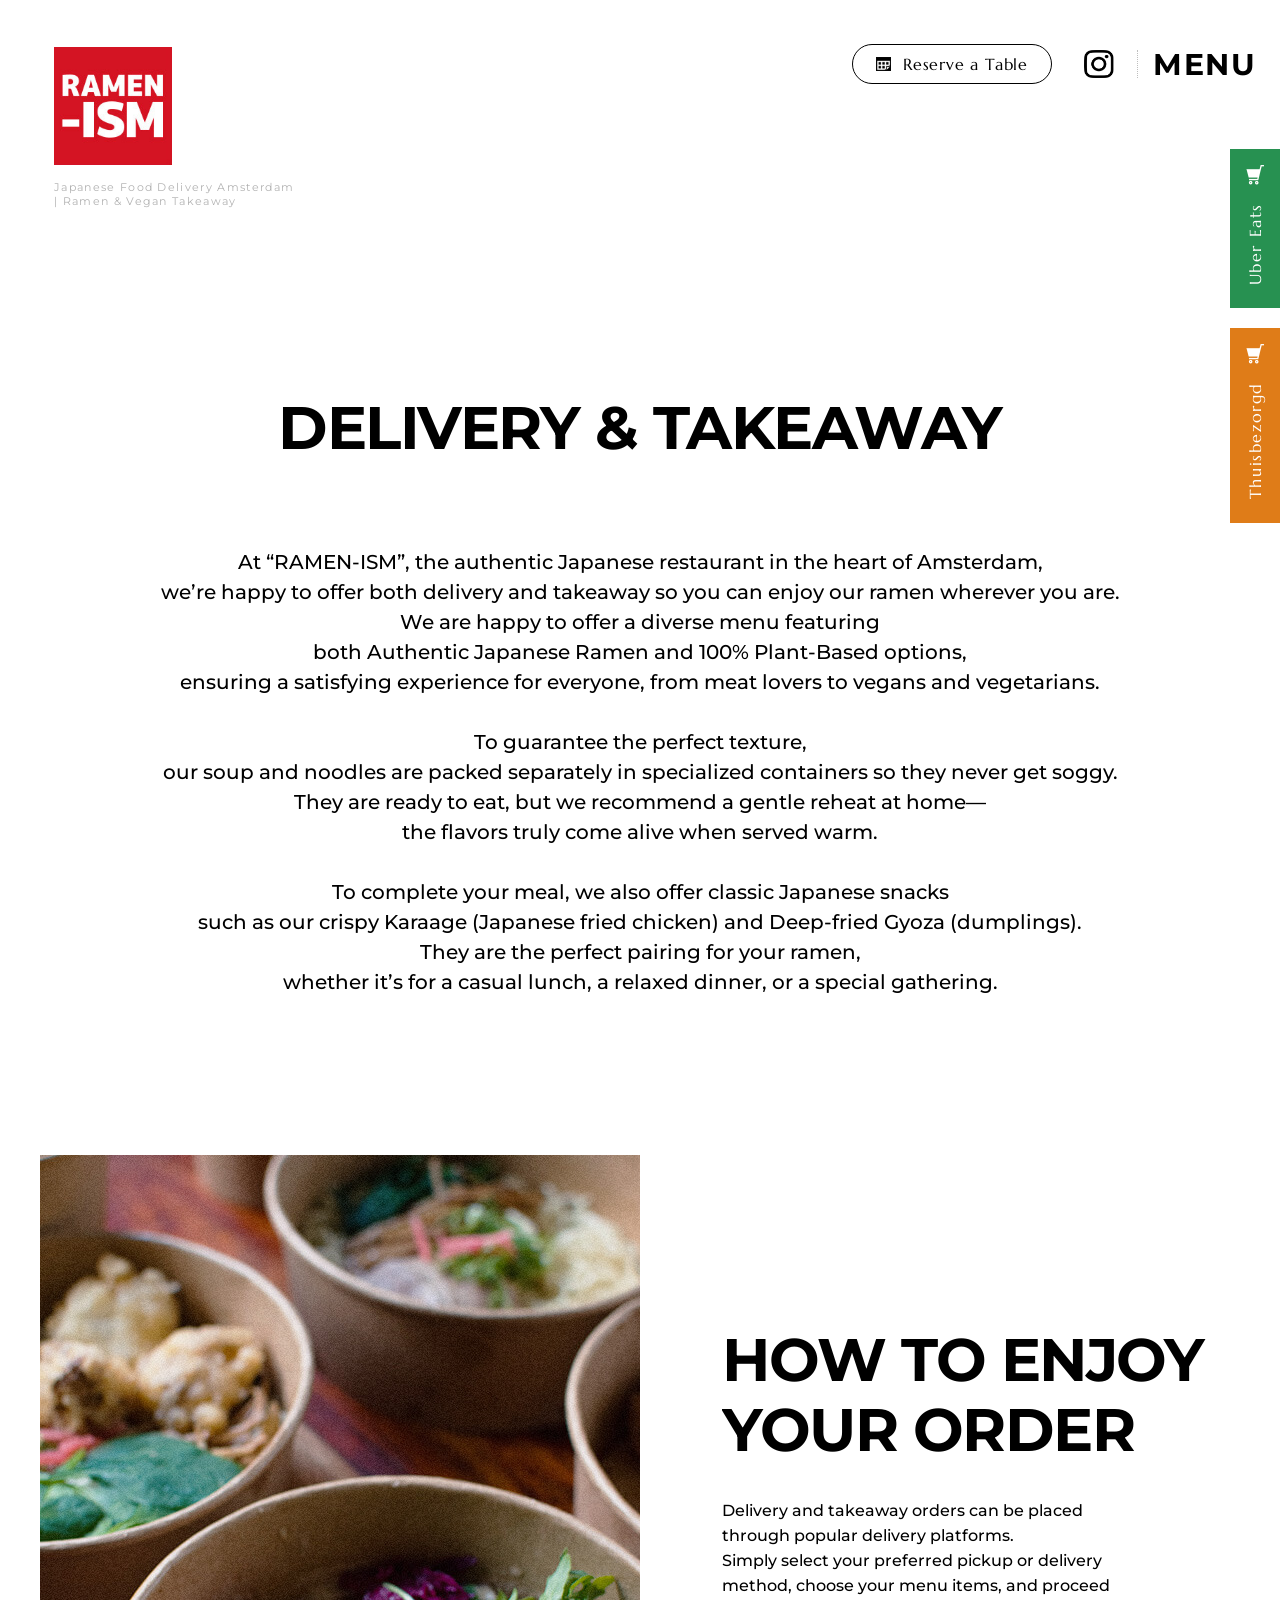
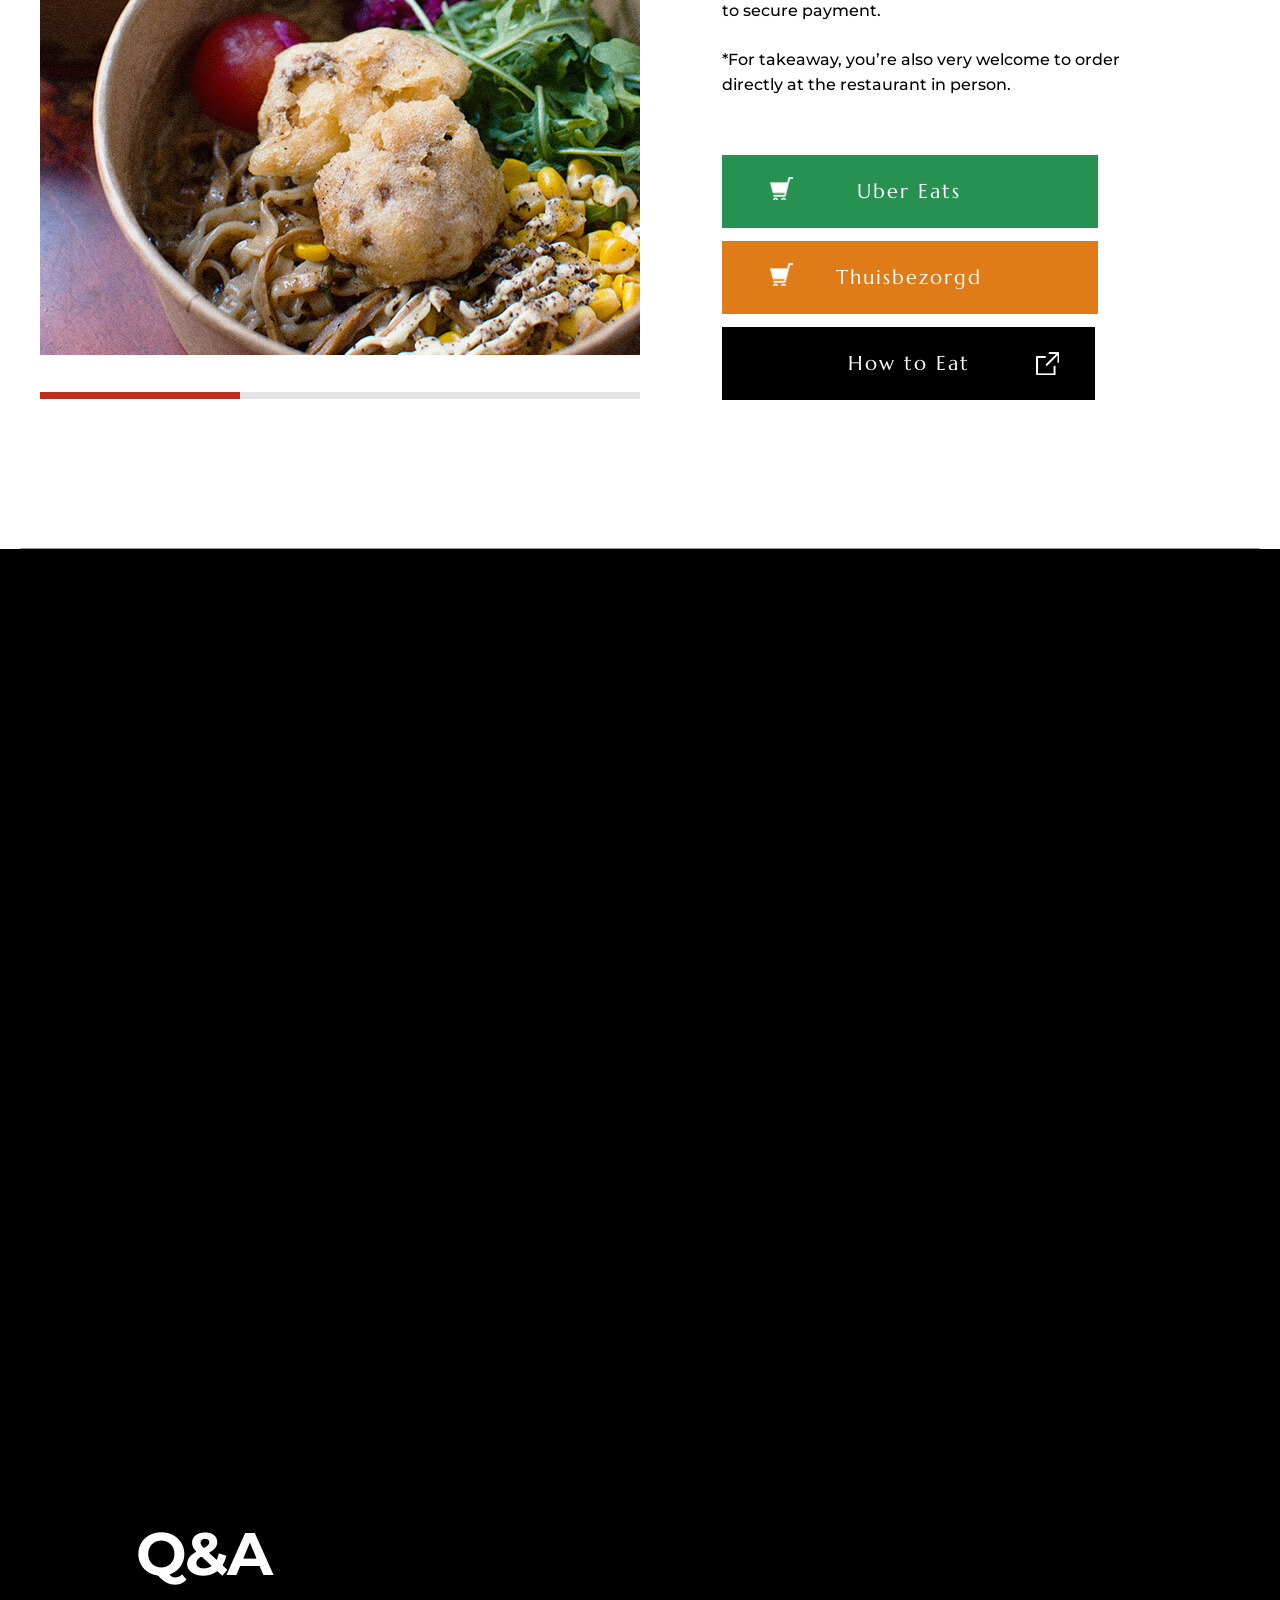
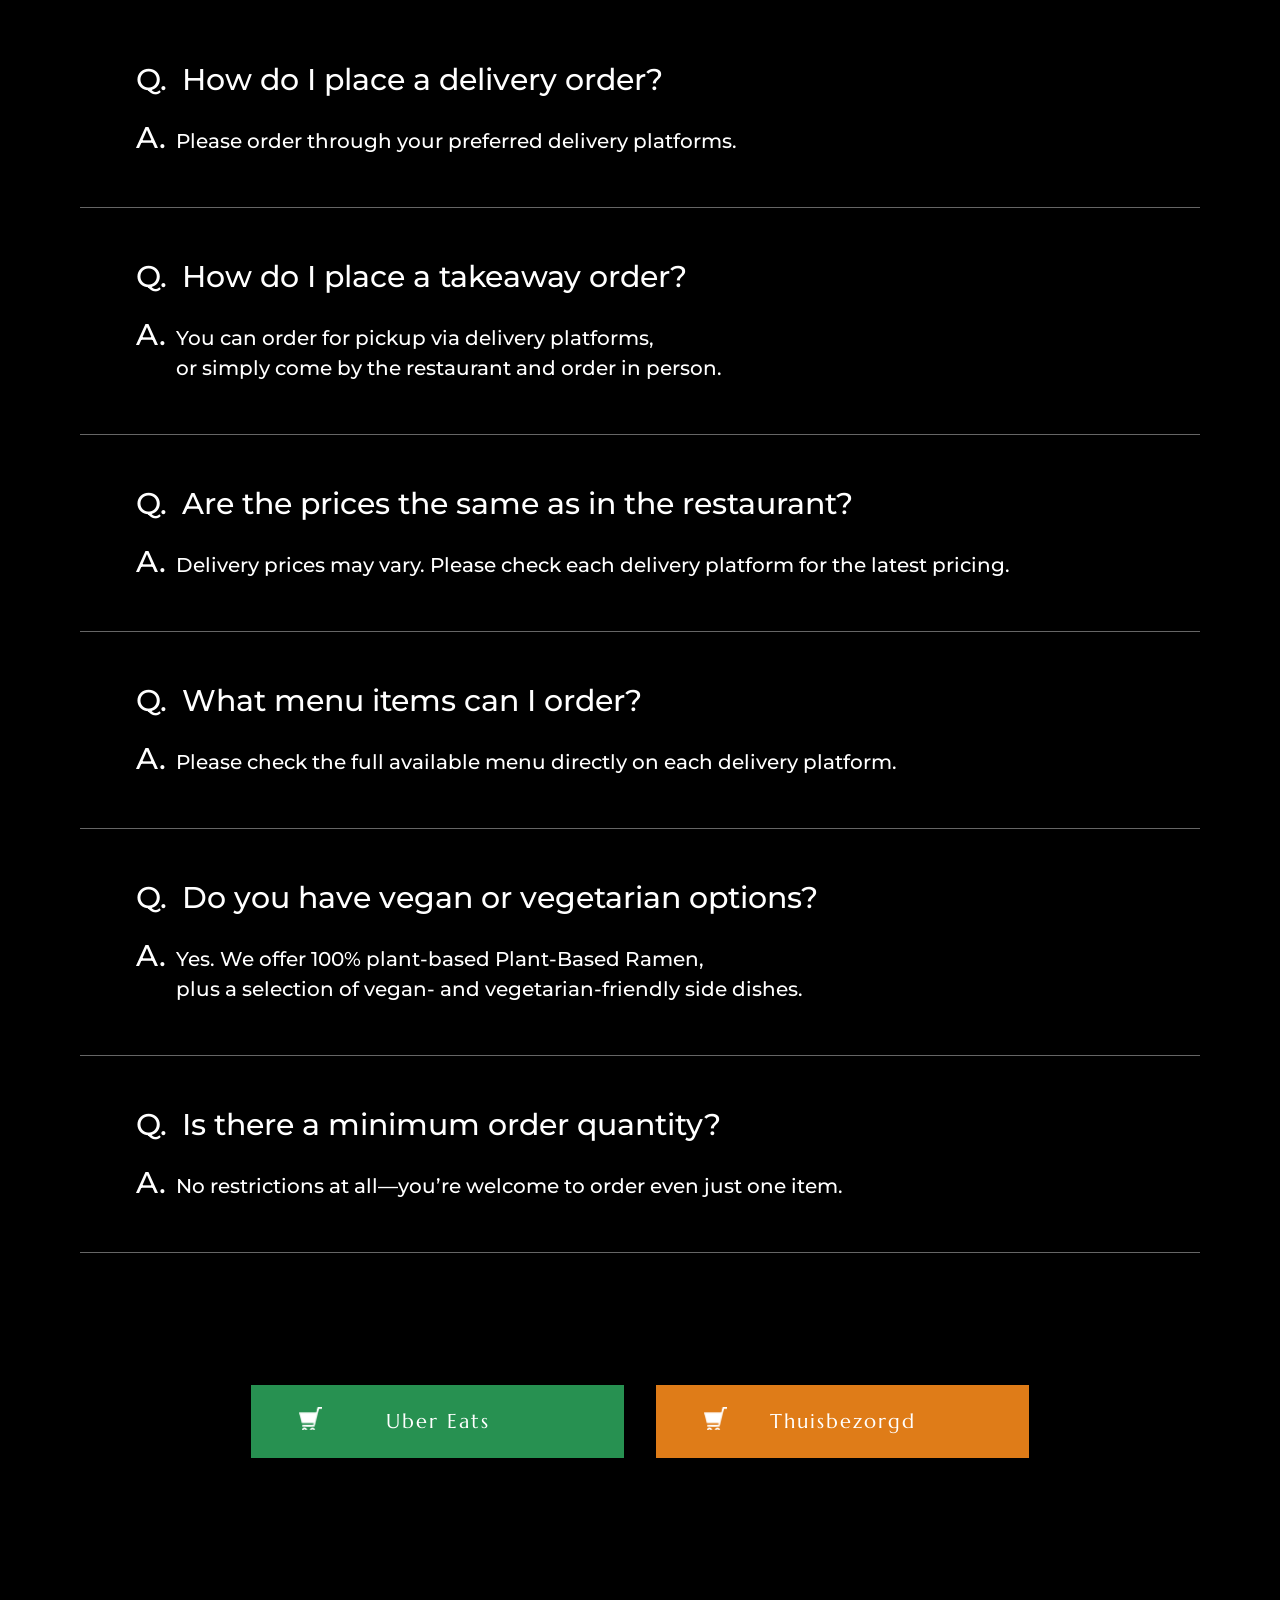
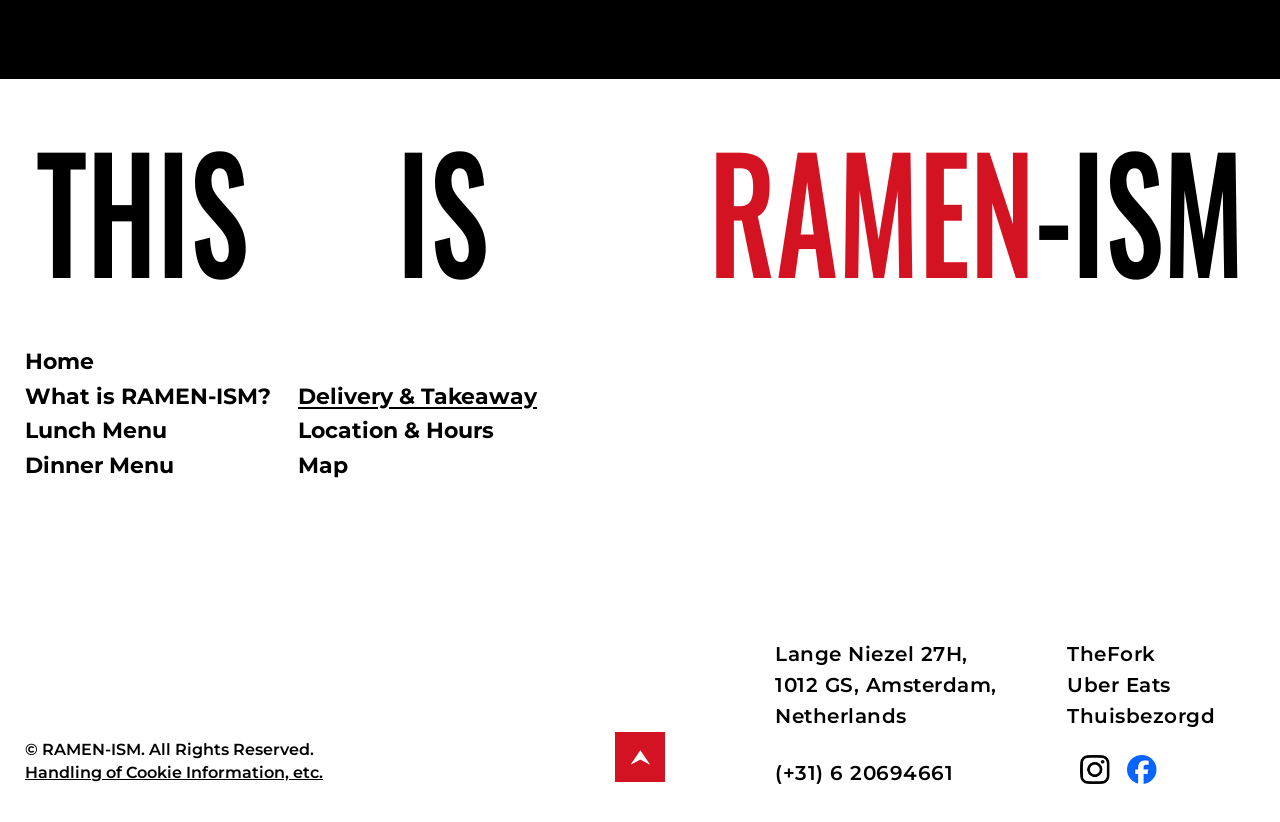
<file: takeout.html>
<!doctype html>
<!--[if lt IE 7]><html class="ie ie6 ie-lt10 ie-lt9 ie-lt8 ie-lt7 no-js" lang="en"><![endif]-->
<!--[if IE 7]><html class="ie ie7 ie-lt10 ie-lt9 ie-lt8 no-js" lang="en"><![endif]-->
<!--[if IE 8]><html class="ie ie8 ie-lt10 ie-lt9 no-js" lang="en"><![endif]-->
<!--[if IE 9]><html class="ie ie9 ie-lt10 no-js" lang="en"><![endif]-->
<!--[if gt IE 9]><!-->
<html class="no-js responsive" lang="en">
  <!--<![endif]-->
  <head>
    <!-- Cookiebot -->
    <script id="CookieDeclaration" src="https://consent.cookiebot.com/84872b52-bbab-47e4-afeb-8c40de0ae373/cd.js" type="text/javascript" async></script>
    <script id="Cookiebot" src="https://consent.cookiebot.com/uc.js" data-cbid="84872b52-bbab-47e4-afeb-8c40de0ae373" data-blockingmode="auto" type="text/javascript"></script>
    <script data-cookieconsent="ignore">
      window.dataLayer = window.dataLayer || [];
      function gtag() {
        dataLayer.push(arguments);
      }
      gtag("consent", "default", { ad_personalization: "denied", ad_storage: "denied", ad_user_data: "denied", analytics_storage: "denied", functionality_storage: "denied", personalization_storage: "denied", security_storage: "granted", wait_for_update: 500 });
      gtag("set", "ads_data_redaction", true);
      gtag("set", "url_passthrough", false);
    </script>

    <!-- Googleアナリティクス（GA4） -->
    <script type="text/plain" data-cookieconsent="statistics" async src="https://www.googletagmanager.com/gtag/js?id=G-VJ32ZD3VZT"></script>
    <script type="text/plain" data-cookieconsent="statistics">
      window.dataLayer = window.dataLayer || [];
      function gtag(){dataLayer.push(arguments);}
      gtag('js', new Date());
      gtag('config', 'G-VJ32ZD3VZT');
    </script>
    <!-- Microsoft Clarity -->
    <script type="text/plain" data-cookieconsent="statistics">
      (function(c,l,a,r,i,t,y){
          c[a]=c[a]||function(){(c[a].q=c[a].q||[]).push(arguments)};
          t=l.createElement(r);t.async=1;t.src="https://www.clarity.ms/tag/"+i;
          y=l.getElementsByTagName(r)[0];y.parentNode.insertBefore(t,y);
      })(window, document, "clarity", "script", "vuekbbfkqh");
    </script>



    <meta charset="UTF-8" />
    <meta http-equiv="X-UA-Compatible" content="IE=Edge" />
    <meta name="author" content="FOODCONNECTION" />
    <title>Japanese Food Delivery Amsterdam | Ramen & Vegan Takeaway</title>

    <!-- Social Share - Facebook -->
    <meta property="og:type" content="article" />
    <meta property="og:locale" content="ja_JP" />
    <meta property="og:url" content="https://www.ramen-ism.com/takeout.html" />
    <meta property="og:image" content="https://www.ramen-ism.com/shared/img/shared/ogp.png" />
    <meta property="og:title" content="Japanese Food Delivery Amsterdam | Ramen & Vegan Takeaway" />
    <meta property="og:site_name" content="RAMEN-ISM" />
    <meta property="og:description" content="Looking for Japanese food delivery in Amsterdam? Order RAMEN-ISM for authentic ramen, a delicious bento box, gyoza, takoyaki, and popular vegan takeaway." />

    <!-- META -->
    <meta name="description" content="Looking for Japanese food delivery in Amsterdam? Order RAMEN-ISM for authentic ramen, a delicious bento box, gyoza, takoyaki, and popular vegan takeaway." />

    <!-- Mobile -->
    <meta name="apple-mobile-web-app-status-bar-style" content="black-translucent" />
    <meta name="apple-mobile-web-app-capable" content="yes" />
    <meta name="format-detection" content="telephone=no, date=no, address=no, email=no" />

    <!-- Viewport for Responsive and SP -->
    <meta name="viewport" content="width=device-width, initial-scale=1.0, maximum-scale=1.0, user-scalable=no" />
    <script src="shared/js/viewport.js"></script>
    <!-- Viewport for PC 
    <meta name="viewport" content="width=1100, shrink-to-fit=no">-->

    <!-- Profiles -->
    <link rel="canonical" href="https://www.ramen-ism.com/takeout.html" />
    <link rel="profile" href="http://microformats.org/profile/hcard" />
    <link rel="apple-touch-icon" href="shared/img/shared/apple-touch-icon.png" />
    <link rel="icon" href="shared/img/shared/favicon.ico" />

    <!-- Styles -->
    <link rel="stylesheet" href="shared/css/font.css" />
    <link rel="stylesheet" href="shared/css/animate.min.css" />
    <link rel="stylesheet" href="shared/css/common.css" />
    <link rel="stylesheet" href="shared/css/popup.css" />
    <link rel="stylesheet" href="shared/css/slick.min.css" />
    <link rel="stylesheet" href="shared/css/shared.css" />
    <link rel="stylesheet" href="shared/css/takeout.css" />
  </head>
  <body>
    <main>
      <header class="header-box">
        <div class="nav-header">
          <div id="menu-toggle" class="js-scroll">
            <ul class="nav">
              <li><a class="nav-main" href="index.html">Home</a></li>
              <li><a class="nav-main" href="about.html">What is RAMEN-ISM?</a></li>
              <li><a class="nav-main" href="lunch.html">Lunch Menu</a></li>
              <li><a class="nav-main" href="dinner.html">Dinner Menu</a></li>
              <li><a class="nav-main active" href="takeout.html">Delivery & Takeaway</a></li>
              <li><a class="nav-main" href="index.html#shopinfo">Location & Hours</a></li>
            </ul>
            <p class="btn-res">
              <a href="https://widget.thefork.com/4140f0be-3bf3-4719-9c86-ec190a4dd928" target="_blank" rel="nofollow" onClick="gtag('event','btn_reserve',{transport_type:'beacon'});"><span class="icon">Reserve a Table</span></a>
            </p>
            <ul class="nav-shop">
              <li><a href="https://www.order.store/nl-en/store/ramen-ism/L0-5-HEkVnqtOcXyJmzvGw" target="_blank" rel="nofollow" onClick="gtag('event','btn_ubereats',{transport_type:'beacon'});">Uber Eats</a></li>
              <li><a href="https://www.ubereats.com/nl-en/store/ramen-ism/NnkTYU2WTS6soqdMfDP7wA" target="_blank" rel="nofollow" onClick="gtag('event','btn_thuisbezorgd',{transport_type:'beacon'});">Thuisbezorgd</a></li>
            </ul>
            <ul class="nav-access">
              <li>
                <a href="https://www.instagram.com/ramen_ism.ams/" target="_blank" rel="nofollow" onClick="gtag('event','btn_insta',{transport_type:'beacon'});"><img src="shared/img/shared/icon_ins.png" alt="instagram" width="54" height="52" /></a>
              </li>
              <li>
                <a href="https://www.facebook.com/ramenism.ams" target="_blank" rel="nofollow" onClick="gtag('event','btn_facebook',{transport_type:'beacon'});"><img src="shared/img/shared/icon_fb_w.png" alt="facebook" width="68" height="68" /></a>
              </li>
              <li>
                <a href="https://maps.app.goo.gl/rmcFsoStzjuSGqfy7" target="_blank" rel="nofollow" onClick="gtag('event','btn_gmap',{transport_type:'beacon'});"><img src="shared/img/shared/icon_map.png" alt="map" width="52" height="68" /></a>
              </li>
            </ul>
            <p class="tel-header">
              Tel. <a href="tel:+31620694661" class="telhref" onClick="gtag('event','header_phone',{event_category:'Phone Call',transport_type:'beacon'});"><span class="tel-icon">(+31) 6 20694661</span></a>
            </p>
          </div>
        </div>
        <div class="fixed-group-head">
          <p class="btn-res">
            <a href="https://widget.thefork.com/4140f0be-3bf3-4719-9c86-ec190a4dd928" target="_blank" rel="nofollow" onClick="gtag('event','btn_reserve',{transport_type:'beacon'});"><span class="icon">Reserve a Table</span></a>
          </p>
          <p class="btn-ins">
            <a href="https://www.instagram.com/ramen_ism.ams/" target="_blank" rel="nofollow" onClick="gtag('event','btn_insta',{transport_type:'beacon'});"><img src="shared/img/shared/icon_ins.png" alt="instagram" width="54" height="52" /></a>
          </p>
          <div class="hamberger-btn"><span class="normal">MENU</span><span class="close">CLOSE</span></div>
        </div>
        <div class="fixed-sidebar">
          <ul>
            <li class="fnt-mar txt-vertical">
              <a href="https://www.order.store/nl-en/store/ramen-ism/L0-5-HEkVnqtOcXyJmzvGw" target="_blank" rel="nofollow" onClick="gtag('event','btn_ubereats',{transport_type:'beacon'});"><span class="txt-latin">Uber Eats</span></a>
            </li>
            <li class="fnt-mar txt-vertical">
              <a
                href="https://www.thuisbezorgd.nl/menu/ramen-ism?utm_source=tripadvisor&%243p=a_trip_advisor&utm_medium=cps&utm_medium=cps&utm_campaign=CM_P_TA_NLD_NL_%5BENGM%5D_%5BOTHR%5D_%5BTRIPADVISOR%5D_PERFDIS_16500042&utm_campaign=CM_P_TA_NLD_NL_%5BENGM%5D_%5BOTHR%5D_%5BTRIPADVISOR%5D_PERFDIS_16500042&%24canonical_url=https%3A%2F%2Fwww.thuisbezorgd.nl%2Fmenu%2Framen-ism%3Futm_source%3Dtripadvisor&~channel=tripadvisor&~feature=cps&~campaign=CM_P_TA_NLD_NL_%5BENGM%5D%5BOTHR%5D%5BTRIPADVISOR%5DPERFDIS_16500042&TAHotelCode=16500042&_branch_match_id=1493787111396981048&_branch_referrer=H4sIAAAAAAAAA7WQX2vCMBTFP032tupa3cMgjK7VKUwtWvYaYnu1weYPN8kKe%2FCzL5VtIg72JOSSc38XDpzTOGfs02DgGi%2FsFj417uuIGxO1Qh0GzyQeJYZy5lAYxusPYTXeBViDPThtmMeWNr0FSVIST8Prui66MFNtoBKUDx%2FyIO6FlSSZeieZ1R4rIEne%2B%2F%2FY9wcJtfCSVsb%2BtVZcGi72imYLVrAyZcu3PAwj45fJ8nVBxnkvV%2BVs%2FS3L9bxI8%2Ff5ZnUixWQ9zecb9vA4Hg6Ho%2Fg2pqGmiiutRMXbmxR1rBquFLT0Au6AO49wKuv4f6hzpqtIV4nKdKYdtJmugf7CI8IOEIXasy3qzgLSrEEt4QuKPmPOWwIAAA%3D%3D"
                target="_blank"
                rel="nofollow"
                onClick="gtag('event','btn_thuisbezorgd',{transport_type:'beacon'});"
                ><span class="txt-latin">Thuisbezorgd</span></a
              >
            </li>
          </ul>
        </div>
      </header>
      <div id="head-key" class="head-child">
        <div class="head-info">
          <p class="logo">
            <a class="non-over" href="index.html"><img class="non-over" src="shared/img/shared/logo.jpg" alt="Logo" width="168" height="168" /></a>
          </p>
          <h1>Japanese Food Delivery Amsterdam <br />| Ramen & Vegan Takeaway</h1>
        </div>
      </div>
      <section class="nav-main">
        <div id="lead">
          <div class="wrap">
            <h2 class="ttl-all scroll_active">Delivery & Takeaway</h2>
            <ul class="txt">
              <li>At “RAMEN-ISM”, the authentic Japanese restaurant in the heart of Amsterdam,<br class="pc" />we’re happy to offer both delivery and takeaway so you can enjoy our ramen wherever you are.<br class="pc" />We are happy to offer a diverse menu featuring <br class="pc" />both Authentic Japanese Ramen and 100% Plant-Based options, <br class="pc" />ensuring a satisfying experience for everyone, from meat lovers to vegans and vegetarians.</li>
              <li>To guarantee the perfect texture, <br class="pc" />our soup and noodles are packed separately in specialized containers so they never get soggy.<br class="pc" />They are ready to eat, but we recommend a gentle reheat at home—<br class="pc" />the flavors truly come alive when served warm.</li>
              <li>To complete your meal, we also offer classic Japanese snacks <br class="pc" />such as our crispy Karaage (Japanese fried chicken) and Deep-fried Gyoza (dumplings). <br class="pc" />They are the perfect pairing for your ramen, <br class="pc" />whether it’s for a casual lunch, a relaxed dinner, or a special gathering.</li>
            </ul>
          </div>
        </div>

        <div id="order">
          <div class="wrap">
            <div class="row flex">
              <div class="js">
                <ul class="lead-js">
                  <li>
                    <picture>
                      <source srcset="shared/img/takeout/order_js_p1.jpg" media="(min-width: 768px)" />
                      <img src="shared/img/takeout/order_js_p1_sp.jpg" alt="Delivery item" width="600" height="800" />
                    </picture>
                  </li>
                  <li>
                    <picture>
                      <source srcset="shared/img/takeout/order_js_p2.jpg" media="(min-width: 768px)" />
                      <img src="shared/img/takeout/order_js_p2_sp.jpg" alt="Delivery item" width="600" height="800"
                    /></picture>
                  </li>
                  <li>
                    <picture>
                      <source srcset="shared/img/takeout/order_js_p3.jpg" media="(min-width: 768px)" />
                      <img src="shared/img/takeout/order_js_p3_sp.jpg" alt="Delivery item" width="600" height="800"
                    /></picture>
                  </li>
                </ul>
              </div>
              <div class="col">
                <h2 class="ttl-all scroll_active">How to Enjoy <br />Your Order</h2>
                <ul class="txt">
                  <li>Delivery and takeaway orders can be placed through popular delivery platforms. <br class="pc" />Simply select your preferred pickup or delivery method, choose your menu items, and proceed to secure payment.</li>
                  <li>*For takeaway, you’re also very welcome to order directly at the restaurant in person.</li>
                </ul>
                <div class="gr-btn">
                  <p class="btn-cart"><a href="https://www.order.store/nl-en/store/ramen-ism/L0-5-HEkVnqtOcXyJmzvGw" target="_blank" rel="nofollow" class="fnt-mar" onClick="gtag('event','btn_ubereats',{transport_type:'beacon'});">Uber Eats</a></p>
                  <p class="btn-cart style02">
                    <a
                      href="https://www.thuisbezorgd.nl/menu/ramen-ism?utm_source=tripadvisor&%243p=a_trip_advisor&utm_medium=cps&utm_medium=cps&utm_campaign=CM_P_TA_NLD_NL_%5BENGM%5D_%5BOTHR%5D_%5BTRIPADVISOR%5D_PERFDIS_16500042&utm_campaign=CM_P_TA_NLD_NL_%5BENGM%5D_%5BOTHR%5D_%5BTRIPADVISOR%5D_PERFDIS_16500042&%24canonical_url=https%3A%2F%2Fwww.thuisbezorgd.nl%2Fmenu%2Framen-ism%3Futm_source%3Dtripadvisor&~channel=tripadvisor&~feature=cps&~campaign=CM_P_TA_NLD_NL_%5BENGM%5D%5BOTHR%5D%5BTRIPADVISOR%5DPERFDIS_16500042&TAHotelCode=16500042&_branch_match_id=1493787111396981048&_branch_referrer=H4sIAAAAAAAAA7WQX2vCMBTFP032tupa3cMgjK7VKUwtWvYaYnu1weYPN8kKe%2FCzL5VtIg72JOSSc38XDpzTOGfs02DgGi%2FsFj417uuIGxO1Qh0GzyQeJYZy5lAYxusPYTXeBViDPThtmMeWNr0FSVIST8Prui66MFNtoBKUDx%2FyIO6FlSSZeieZ1R4rIEne%2B%2F%2FY9wcJtfCSVsb%2BtVZcGi72imYLVrAyZcu3PAwj45fJ8nVBxnkvV%2BVs%2FS3L9bxI8%2Ff5ZnUixWQ9zecb9vA4Hg6Ho%2Fg2pqGmiiutRMXbmxR1rBquFLT0Au6AO49wKuv4f6hzpqtIV4nKdKYdtJmugf7CI8IOEIXasy3qzgLSrEEt4QuKPmPOWwIAAA%3D%3D"
                      target="_blank"
                      rel="nofollow"
                      class="fnt-mar"
                      onClick="gtag('event','btn_thuisbezorgd',{transport_type:'beacon'});"
                      >Thuisbezorgd</a
                    >
                  </p>
                  <p class="btn-popup fnt-mar"><a href="shared/pdf/delivery-1-2-2.pdf" target="_blank">How to Eat</a></p>
                </div>
              </div>
            </div>
          </div>
        </div>

        <!-- <div id="menu">
          <div class="set1">
            <div class="wrap">
              <h2 class="ttl-all scroll_active">Menu</h2>
              <p class="txt">Your ramen comes with the soup and noodles packed separately to keep everything at its best. <br class="pc" />For the fullest flavor, we recommend reheating gently before eating. <br class="pc" />When ordering large portions or additional toppings, <br class="pc" />items will be served together with the ramen (separate serving is not available).</p>
            </div>
          <p class="btn-popup"><a href="shared/pdf/delivery-1-2-2.pdf" target="_blank">How to Eat</a></p>
          </div>
          <div class="set2">
            <div class="wrap">
              <div class="slider-shared">
                <h3 class="fnt-oswald">Ramen</h3>
                <div class="js">
                  <div class="menu-js">
                    <div>
                      <div class="box">
                        <dl class="price fnt-mar">
                          <dt>Plant-Based<br />AMAZE MEN</dt>
                        </dl>
                        <p class="img"><img src="shared/img/lunch/menu_js2_p2.jpg" alt="AMAZE MEN" width="450" height="550" /></p>
                      </div>
                    </div>
                    <div>
                      <div class="box">
                        <dl class="price fnt-mar">
                          <dt>Plant-Based<br />Creamy Umami</dt>
                        </dl>
                        <p class="img"><img src="shared/img/lunch/menu_js2_p3.jpg" alt="Creamy Umami" width="450" height="550" /></p>
                      </div>
                    </div>
                  <div>
                    <div class="box">
                      <dl class="price fnt-mar">
                        <dt>VALUE Black<br />(Meat／Plant)</dt>
                      </dl>
                      <p class="img"><img src="shared/img/lunch/menu_js3_p1.jpg" alt="VALUE Black" width="450" height="550" /></p>
                    </div>
                  </div>
                  <div>
                    <div class="box">
                      <dl class="price fnt-mar">
                        <dt>VALUE White<br />(Meat／Plant)</dt>
                      </dl>
                      <p class="img"><img src="shared/img/lunch/menu_js3_p2.jpg" alt="VALUE White" width="450" height="550" /></p>
                    </div>
                  </div>
                  <div>
                    <div class="box">
                      <dl class="price fnt-mar">
                        <dt>VALUE Red<br />(Meat／Plant)</dt>
                      </dl>
                      <p class="img"><img src="shared/img/lunch/menu_js3_p3.jpg" alt="VALUE Red" width="450" height="550" /></p>
                    </div>
                  </div>
                  <div>
                    <div class="box">
                      <dl class="price fnt-mar">
                        <dt>MAZEMEN<br>SHOYU-Based</dt>
                      </dl>
                      <p class="img"><img src="shared/img/lunch/menu_js4_p1.jpg" alt="MAZEMEN SHOYU-Based" width="450" height="550" /></p>
                    </div>
                  </div>
                  </div>
                </div>
              </div>
              <div class="slider-shared">
                <h3 class="fnt-oswald">Side dish</h3>
                <div class="js">
                  <div class="menu-js2">
                    <div>
                      <div class="box">
                        <dl class="price fnt-mar">
                          <dt>Takoyaki (plant-based)</dt>
                        </dl>
                        <p class="img"><img src="shared/img/dinner/bijgerecht_p1.jpg" alt="Takoyaki (plant-based)" width="450" height="550" /></p>
                      </div>
                    </div>
                    <div>
                      <div class="box">
                        <dl class="price fnt-mar">
                          <dt>Chicken Gyoza(5pc)</dt>
                        </dl>
                        <p class="img"><img src="shared/img/dinner/bijgerecht_p3.jpg" alt="Chicken Gyoza" width="450" height="550" /></p>
                      </div>
                    </div>
                    <div>
                      <div class="box">
                        <dl class="price fnt-mar">
                          <dt>Veggie Gyoza(5pc)</dt>
                        </dl>
                        <p class="img"><img src="shared/img/dinner/bijgerecht_p4.jpg" alt="Veggie Gyoza" width="450" height="550" /></p>
                      </div>
                    </div>
                    <div>
                      <div class="box">
                        <dl class="price fnt-mar">
                          <dt>Edamame</dt>
                        </dl>
                        <p class="img"><img src="shared/img/dinner/bijgerecht_p5.jpg" alt="Edamame" width="450" height="550" /></p>
                      </div>
                    </div>
                    <div>
                      <div class="box">
                        <dl class="price fnt-mar">
                          <dt>Cucumber Salad</dt>
                        </dl>
                        <p class="img"><img src="shared/img/dinner/bijgerecht_p6.jpg" alt="Cucumber Salad" width="450" height="550" /></p>
                      </div>
                    </div>
                    <div>
                      <div class="box">
                        <dl class="price fnt-mar">
                          <dt>Karaage</dt>
                        </dl>
                        <p class="img"><img src="shared/img/dinner/bijgerecht_p7.jpg" alt="Karaage" width="450" height="550" /></p>
                      </div>
                    </div>
                  </div>
                </div>
              </div>
            </div>
          </div>
        </div> -->

        <!--begin popup Ramen item 1-->
        <div class="remodal popup-content" data-remodal-id="popup-menu1" role="dialog">
          <div id="popup-menu1" class="popup">
            <div class="close">
              <button data-remodal-action="close" class="remodal-close"></button>
            </div>
            <p class="img"><img src="shared/img/takeout/menu_js1_p1.jpg" alt="SHOYU-ISM" width="722" height="445" /></p>
            <div class="desc">
              <dl class="price fnt-mar">
                <dt>SHOYU-ISM</dt>
                <dd>€23.00</dd>
              </dl>
              <p class="txt">鶏肉・豚肉・牛肉の旨味が溶け込んだスープに、2種類の樽熟成醤油とそば醤油麹をブレンド。<br class="pc" />日本の伝統的な発酵食品の風味を感じられる、芳醇で香ばしい王道ラーメンです。</p>
            </div>
          </div>
        </div>
        <!--end popup-->

        <!--begin popup Ramen item 2-->
        <div class="remodal popup-content" data-remodal-id="popup-menu2" role="dialog">
          <div id="popup-menu2" class="popup">
            <div class="close">
              <button data-remodal-action="close" class="remodal-close"></button>
            </div>
            <p class="img"><img src="shared/img/takeout/menu_js1_p2.jpg" alt="MISO-ISM" width="722" height="445" /></p>
            <div class="desc">
              <dl class="price fnt-mar">
                <dt>MISO-ISM</dt>
                <dd>€23.00</dd>
              </dl>
              <p class="txt">鶏肉・豚肉・牛脂をじっくり煮込んだ白湯スープに味噌を加え、濃厚でコク深く仕上げています。<br class="pc" />2種類のチャーシューやたっぷりの野菜をトッピングした満足感のある一杯です。</p>
            </div>
          </div>
        </div>
        <!--end popup-->

        <!--begin popup Ramen item 3-->
        <div class="remodal popup-content" data-remodal-id="popup-menu3" role="dialog">
          <div id="popup-menu3" class="popup">
            <div class="close">
              <button data-remodal-action="close" class="remodal-close"></button>
            </div>
            <p class="img"><img src="shared/img/takeout/menu_js1_p3.jpg" alt="EBI-ISM Shrimp" width="722" height="445" /></p>
            <div class="desc">
              <dl class="price fnt-mar">
                <dt>EBI-ISM Shrimp</dt>
                <dd>€23.00</dd>
              </dl>
              <p class="txt">香ばしいエビの風味と味噌のほのかな甘みが楽しめる贅沢なラーメン。<br class="pc" />濃厚でなめらかなスープは、ひと口ごとに海老の旨味が優しく広がります。</p>
            </div>
          </div>
        </div>
        <!--end popup-->

        <!--begin popup Side dish item 1-->
        <div class="remodal popup-content" data-remodal-id="popup2-menu1" role="dialog">
          <div id="popup2-menu1" class="popup">
            <div class="close">
              <button data-remodal-action="close" class="remodal-close"></button>
            </div>
            <p class="img"><img src="shared/img/takeout/menu_js2_p1.jpg" alt="Karaage" width="722" height="445" /></p>
            <div class="desc">
              <dl class="price fnt-mar">
                <dt>Takoyaki(6pc)</dt>
                <dd>€6.50</dd>
              </dl>
              <p class="txt">テキテキテキテキテキテキテキテキテキテキテキテキテキテキテキテキテキテキ<br class="pc" />テキテキテキテキテキテキテキテキテキテキテキテキテキテキテキテキテキテキ</p>
            </div>
          </div>
        </div>
        <!--end popup-->

        <!--begin popup Side dish item 2-->
        <div class="remodal popup-content" data-remodal-id="popup2-menu2" role="dialog">
          <div id="popup2-menu2" class="popup">
            <div class="close">
              <button data-remodal-action="close" class="remodal-close"></button>
            </div>
            <p class="img"><img src="shared/img/takeout/menu_js2_p2.jpg" alt="Veggie Gyoza" width="722" height="445" /></p>
            <div class="desc">
              <dl class="price fnt-mar">
                <dt>Karaage(4pc)</dt>
                <dd>Teriyaki - €9.50<br />Ban-ban spicy - €9.50</dd>
              </dl>
              <p class="txt">テキテキテキテキテキテキテキテキテキテキテキテキテキテキテキテキテキテキ<br class="pc" />テキテキテキテキテキテキテキテキテキテキテキテキテキテキテキテキテキテキ</p>
            </div>
          </div>
        </div>
        <!--end popup-->

        <!--begin popup Side dish item 3-->
        <div class="remodal popup-content" data-remodal-id="popup2-menu3" role="dialog">
          <div id="popup2-menu3" class="popup">
            <div class="close">
              <button data-remodal-action="close" class="remodal-close"></button>
            </div>
            <p class="img"><img src="shared/img/takeout/menu_js2_p3.jpg" alt="Cucumber Salad" width="722" height="445" /></p>
            <div class="desc">
              <dl class="price fnt-mar">
                <dt>Chicken Gyoza(5pc)</dt>
                <dd>Basic - €8.00<br />Spicy - €8.50</dd>
              </dl>
              <p class="txt">テキテキテキテキテキテキテキテキテキテキテキテキテキテキテキテキテキテキ<br class="pc" />テキテキテキテキテキテキテキテキテキテキテキテキテキテキテキテキテキテキ</p>
            </div>
          </div>
        </div>
        <!--end popup-->

        <!-- <div id="bento">
          <div class="wrap">
            <h2 class="ttl-all scroll_active"><span>With your ramen</span><br />RICE BOWL</h2>
            <p class="txt">We also offer a satisfying lineup of rice bowls, <br class="pc" />including one generously topped with the savory pork chashu served in our ramen, <br class="pc" />along with a bowl starring our popular karaage.</p>
            <div class="js">
              <ul class="bento-js">
                <li><img src="shared/img/takeout/bento_p1.jpg" alt="Delivery bento boxes" width="530" height="380" /></li>
                <li><img src="shared/img/takeout/bento_p2.jpg" alt="Delivery bento boxes" width="530" height="380" /></li>
              </ul>
            </div>
          </div>
        </div> -->

        <div id="qa" class="dark-sec">
          <div class="para">
            <div class="img-parallax"><img src="shared/img/takeout/qa_para_bg.jpg" width="1500" height="800" alt="Interior" /></div>
          </div>
          <div class="wrap">
            <h2 class="ttl-all scroll_active">Q&A</h2>
            <div class="list-qa">
              <dl class="qa">
                <dt><span>Q.</span> How do I place a delivery order?</dt>
                <dd><span>A.</span> Please order through your preferred delivery platforms.</dd>
              </dl>
              <dl class="qa">
                <dt><span>Q.</span> How do I place a takeaway order?</dt>
                <dd><span>A.</span> You can order for pickup via delivery platforms, <br />or simply come by the restaurant and order in person.</dd>
              </dl>
              <dl class="qa">
                <dt><span>Q.</span> Are the prices the same as in the restaurant?</dt>
                <dd><span>A.</span> Delivery prices may vary. Please check each delivery platform for the latest pricing.</dd>
              </dl>
              <dl class="qa">
                <dt><span>Q.</span> What menu items can I order?</dt>
                <dd><span>A.</span> Please check the full available menu directly on each delivery platform.</dd>
              </dl>
              <dl class="qa">
                <dt><span>Q.</span> Do you have vegan or vegetarian options?</dt>
                <dd><span>A.</span> Yes. We offer 100% plant-based Plant-Based Ramen, <br />plus a selection of vegan- and vegetarian-friendly side dishes.</dd>
              </dl>
              <dl class="qa">
                <dt><span>Q.</span> Is there a minimum order quantity?</dt>
                <dd><span>A.</span> No restrictions at all—you’re welcome to order even just one item.</dd>
              </dl>
            </div>
            <div class="gr-btn">
              <p class="btn-cart"><a href="https://www.order.store/nl-en/store/ramen-ism/L0-5-HEkVnqtOcXyJmzvGw" target="_blank" rel="nofollow" class="fnt-mar" onClick="gtag('event','btn_ubereats',{transport_type:'beacon'});">Uber Eats</a></p>
              <p class="btn-cart style02">
                <a
                  href="https://www.thuisbezorgd.nl/menu/ramen-ism?utm_source=tripadvisor&%243p=a_trip_advisor&utm_medium=cps&utm_medium=cps&utm_campaign=CM_P_TA_NLD_NL_%5BENGM%5D_%5BOTHR%5D_%5BTRIPADVISOR%5D_PERFDIS_16500042&utm_campaign=CM_P_TA_NLD_NL_%5BENGM%5D_%5BOTHR%5D_%5BTRIPADVISOR%5D_PERFDIS_16500042&%24canonical_url=https%3A%2F%2Fwww.thuisbezorgd.nl%2Fmenu%2Framen-ism%3Futm_source%3Dtripadvisor&~channel=tripadvisor&~feature=cps&~campaign=CM_P_TA_NLD_NL_%5BENGM%5D%5BOTHR%5D%5BTRIPADVISOR%5DPERFDIS_16500042&TAHotelCode=16500042&_branch_match_id=1493787111396981048&_branch_referrer=H4sIAAAAAAAAA7WQX2vCMBTFP032tupa3cMgjK7VKUwtWvYaYnu1weYPN8kKe%2FCzL5VtIg72JOSSc38XDpzTOGfs02DgGi%2FsFj417uuIGxO1Qh0GzyQeJYZy5lAYxusPYTXeBViDPThtmMeWNr0FSVIST8Prui66MFNtoBKUDx%2FyIO6FlSSZeieZ1R4rIEne%2B%2F%2FY9wcJtfCSVsb%2BtVZcGi72imYLVrAyZcu3PAwj45fJ8nVBxnkvV%2BVs%2FS3L9bxI8%2Ff5ZnUixWQ9zecb9vA4Hg6Ho%2Fg2pqGmiiutRMXbmxR1rBquFLT0Au6AO49wKuv4f6hzpqtIV4nKdKYdtJmugf7CI8IOEIXasy3qzgLSrEEt4QuKPmPOWwIAAA%3D%3D"
                  target="_blank"
                  rel="nofollow"
                  class="fnt-mar"
                  onClick="gtag('event','btn_thuisbezorgd',{transport_type:'beacon'});"
                  >Thuisbezorgd</a
                >
              </p>
            </div>
          </div>
        </div>
      </section>
      <footer class="footer-all">
        <div class="wrap">
          <p class="tit fnt-oswald">
            <span class="char char1">THIS</span> <span class="char char2">IS</span><br class="sp" />
            <span class="char char3 red">RAMEN</span><span class="char char4">-ISM</span>
          </p>
          <ul class="nav-footer">
            <li><a href="index.html">Home</a></li>
            <li><a href="about.html">What is RAMEN-ISM?</a></li>
            <li><a href="lunch.html">Lunch Menu</a></li>
            <li><a href="dinner.html">Dinner Menu</a></li>
            <li class="active"><a href="takeout.html">Delivery & Takeaway</a></li>
            <li><a href="index.html#shopinfo">Location & Hours</a></li>
            <li><a href="index.html#map">Map</a></li>
          </ul>
          <div class="row">
            <div class="block-right">
              <div class="info">
                <div class="group">
                  <p class="txt">
                    Lange Niezel 27H,<br />
                    1012 GS, Amsterdam,<br />
                    Netherlands
                  </p>
                  <p class="txt"><a href="tel:+31620694661" class="telhref" onClick="gtag('event','footer_phone',{event_category:'Phone Call',transport_type:'beacon'});">(+31) 6 20694661</a></p>
                </div>
                <div class="group">
                  <p class="txt">
                    <a href="https://www.thefork.com/" target="_blank" rel="nofollow" onClick="gtag('event','btn_thefork',{transport_type:'beacon'});">TheFork</a><br />
                    <a href="https://www.order.store/nl-en/store/ramen-ism/L0-5-HEkVnqtOcXyJmzvGw" target="_blank" rel="nofollow" onClick="gtag('event','btn_ubereats',{transport_type:'beacon'});">Uber Eats</a><br />
                    <a href="https://www.thuisbezorgd.nl/menu/ramen-ism" target="_blank" rel="nofollow" onClick="gtag('event','btn_thuisbezorgd',{transport_type:'beacon'});">Thuisbezorgd</a>
                  </p>
                </div>
              </div>
              <ul class="nav-social">
                <li>
                  <a href="https://www.instagram.com/ramen_ism.ams/" target="_blank" rel="nofollow" onClick="gtag('event','btn_insta',{transport_type:'beacon'});"><img src="shared/img/shared/icon_ins.png" alt="instagram" width="54" height="52" /></a>
                </li>
                <li>
                  <a href="https://www.facebook.com/ramenism.ams" target="_blank" rel="nofollow" onClick="gtag('event','btn_facebook',{transport_type:'beacon'});"><img src="shared/img/shared/icon_fb.png" alt="facebook" width="54" height="52" /></a>
                </li>
              </ul>
            </div>
            <div class="block-left">
              <div id="socialbuttons"></div>
              <address>
                &copy; RAMEN-ISM. All Rights Reserved.<br /><span><a href="cookie-policy.html" target="_blank" rel="nofollow">Handling of Cookie Information, etc.</a></span>
              </address>
            </div>
          </div>
          <p id="pagetop" class="style2"><img src="shared/img/shared/up.png" alt="Back to top" width="88" height="88" /></p>
        </div>
      </footer>
    </main>
    <!-- Facebook - Social -->
    <div id="fb-root"></div>
    <!-- Libraries script -->
    <script src="shared/js/base.js"></script>
    <script src="shared/js/autoload.js"></script>
    <script src="shared/js/jquery.min.js"></script>
    <script src="shared/js/remodal.js"></script>
    <script src="shared/js/jquery.slick.min.js"></script>
    <script src="shared/js/common.js"></script>
    <script src="shared/js/iphone.js"></script>
    <script src="shared/js/shared.js"></script>
    <script>
      function observeSlickSlider(sliderSelector) {
        const sliderElement = document.querySelector(sliderSelector);
        if (!sliderElement) return;

        const observer = new IntersectionObserver(
          (entries) => {
            entries.forEach((entry) => {
              if (entry.isIntersecting) {
                $(sliderSelector).slick("slickPlay");
              } else {
                $(sliderSelector).slick("slickPause");
              }
            });
          },
          {
            threshold: 0.5,
          },
        );

        observer.observe(sliderElement);
      }

      $(".lead-js").slick({
        autoplay: true,
        dots: true,
        infinite: true,
        arrows: false,
        speed: 1000,
        autoplaySpeed: 3000,
        fade: true,
        cssEase: "linear",
        pauseOnHover: false,
        pauseOnFocus: false,
        pauseOnDotsHover: false,
      });
      $(".lead-js").on("touchstart", function () {
        $(".lead-js").slick("slickPlay");
      });

      observeSlickSlider(".lead-js");

      $(".menu-js").slick({
        dots: true,
        arrows: true,
        infinite: true,
        speed: 500,
        slidesToShow: 1,
        slidesToScroll: 1,
        variableWidth: true,
        centerMode: true,
        pauseOnHover: false,
        pauseOnFocus: false,
        pauseOnDotsHover: false,
        autoplay: true,
        responsive: [
          {
            breakpoint: 767,
            settings: {
              slidesToShow: 1,
              slidesToScroll: 1,
            },
          },
          {
            breakpoint: 9999,
            settings: {
              slidesToShow: 2,
              slidesToScroll: 1,
              centerMode: false,
              infinite: true,
            },
          },
        ],
      });

      $(".menu-js").on("touchstart", function () {
        $(".menu-js").slick("slickPlay");
      });

      $(".menu-js2").slick({
        dots: true,
        arrows: true,
        infinite: true,
        speed: 500,
        slidesToShow: 1,
        slidesToScroll: 1,
        variableWidth: true,
        centerMode: true,
        autoplay: true,
        responsive: [
          {
            breakpoint: 767,
            settings: {
              slidesToShow: 1,
              slidesToScroll: 1,
            },
          },
          {
            breakpoint: 9999,
            settings: {
              slidesToShow: 2,
              slidesToScroll: 1,
              centerMode: false,
              infinite: true,
            },
          },
        ],
      });

      $(".menu-js2").on("touchstart", function () {
        $(".menu-js2").slick("slickPlay");
      });

      function createSlick() {
        $(".bento-js")
          .not(".slick-initialized")
          .slick({
            dots: true,
            infinite: true,
            autoplay: false,
            arrows: false,
            pauseOnHover: false,
            pauseOnFocus: false,
            pauseOnDotsHover: false,
            responsive: [
              {
                breakpoint: 9999,
                settings: "unslick",
              },
              {
                breakpoint: 999,
                settings: "getslick",
              },
            ],
          });
      }
      createSlick();
      $(window).on("resize", createSlick);
      $(window).on("resize load orientationchange", createSlick);
      observeSlickSlider(".bento-js");
    </script>
  </body>
</html>
</file>
<file: shared/css/font.css>
/* marcellus-regular - latin */
@font-face {
	font-display: swap;
	/* Check https://developer.mozilla.org/en-US/docs/Web/CSS/@font-face/font-display for other options. */
	font-family: 'Marcellus';
	font-style: normal;
	font-weight: 400;
	src: url('../font/marcellus-v14-latin-regular.woff2') format('woff2');
	/* Chrome 36+, Opera 23+, Firefox 39+, Safari 12+, iOS 10+ */
}

/* oswald-regular - latin */
@font-face {
	font-display: swap;
	/* Check https://developer.mozilla.org/en-US/docs/Web/CSS/@font-face/font-display for other options. */
	font-family: 'Oswald';
	font-style: normal;
	font-weight: 400;
	src: url('../font/oswald-v57-latin-regular.woff2') format('woff2');
	/* Chrome 36+, Opera 23+, Firefox 39+, Safari 12+, iOS 10+ */
}

/* oswald-500 - latin */
@font-face {
	font-display: swap;
	/* Check https://developer.mozilla.org/en-US/docs/Web/CSS/@font-face/font-display for other options. */
	font-family: 'Oswald';
	font-style: normal;
	font-weight: 500;
	src: url('../font/oswald-v57-latin-500.woff2') format('woff2');
	/* Chrome 36+, Opera 23+, Firefox 39+, Safari 12+, iOS 10+ */
}

/* montserrat-regular - latin */
@font-face {
	font-display: swap;
	/* Check https://developer.mozilla.org/en-US/docs/Web/CSS/@font-face/font-display for other options. */
	font-family: 'Montserrat';
	font-style: normal;
	font-weight: 400;
	src: url('../font/montserrat-v31-latin-regular.woff2') format('woff2');
	/* Chrome 36+, Opera 23+, Firefox 39+, Safari 12+, iOS 10+ */
}

/* montserrat-500 - latin */
@font-face {
	font-display: swap;
	/* Check https://developer.mozilla.org/en-US/docs/Web/CSS/@font-face/font-display for other options. */
	font-family: 'Montserrat';
	font-style: normal;
	font-weight: 500;
	src: url('../font/montserrat-v31-latin-500.woff2') format('woff2');
	/* Chrome 36+, Opera 23+, Firefox 39+, Safari 12+, iOS 10+ */
}

/* montserrat-600 - latin */
@font-face {
	font-display: swap;
	/* Check https://developer.mozilla.org/en-US/docs/Web/CSS/@font-face/font-display for other options. */
	font-family: 'Montserrat';
	font-style: normal;
	font-weight: 600;
	src: url('../font/montserrat-v31-latin-600.woff2') format('woff2');
	/* Chrome 36+, Opera 23+, Firefox 39+, Safari 12+, iOS 10+ */
}

/* montserrat-700 - latin */
@font-face {
	font-display: swap;
	/* Check https://developer.mozilla.org/en-US/docs/Web/CSS/@font-face/font-display for other options. */
	font-family: 'Montserrat';
	font-style: normal;
	font-weight: 700;
	src: url('../font/montserrat-v31-latin-700.woff2') format('woff2');
	/* Chrome 36+, Opera 23+, Firefox 39+, Safari 12+, iOS 10+ */
}

/* jost-regular - latin */
@font-face {
	font-display: swap;
	/* Check https://developer.mozilla.org/en-US/docs/Web/CSS/@font-face/font-display for other options. */
	font-family: 'Jost';
	font-style: normal;
	font-weight: 400;
	src: url('../font/jost-v20-latin-regular.woff2') format('woff2');
	/* Chrome 36+, Opera 23+, Firefox 39+, Safari 12+, iOS 10+ */
}

/* jost-600 - latin */
@font-face {
	font-display: swap;
	/* Check https://developer.mozilla.org/en-US/docs/Web/CSS/@font-face/font-display for other options. */
	font-family: 'Jost';
	font-style: normal;
	font-weight: 600;
	src: url('../font/jost-v20-latin-600.woff2') format('woff2');
	/* Chrome 36+, Opera 23+, Firefox 39+, Safari 12+, iOS 10+ */
}
</file>
<file: shared/css/shared.css>
@charset "UTF-8";

/* Scss Document */
/*=============================================
 * body
 *=============================================*/
body {
  color: #000;
  font-family: "Montserrat";
  font-size: 15px;
  font-weight: 500;
  line-height: 1.6em;
  letter-spacing: 0.06em;
  background: #fff;
  min-width: inherit;
  min-height: inherit;
  max-height: 100%;
  --mar: "Marcellus";
  --osw: "Oswald";
  --mont: "Montserrat";
  --jost: "Jost";
}

@media only screen and (min-width: 768px) {
  body {
    font-size: 20px;
    line-height: 30px;
  }
}

/*=============================================
 * fonts - DON'T EDIT
 *=============================================*/
.fnt-mincho {
  font-family:
    "游明朝", YuMincho, "ヒラギノ明朝 ProN W3", "Hiragino Mincho ProN",
    "HG明朝E", "メイリオ", Meiryo, "ＭＳ Ｐ明朝", "ＭＳ 明朝", serif;
}

.fnt-meiryo {
  font-family:
    "メイリオ", Meiryo, "ヒラギノ角ゴシックPro", "ＭＳ ゴシック",
    "Hiragino Kaku Gothic Pro", Osaka, "ＭＳ Ｐゴシック", "MS PGothic",
    sans-serif;
}

.fnt-gothic {
  font-family:
    "游ゴシック", YuGothic, "ヒラギノ角ゴ Pro", "Hiragino Kaku Gothic Pro",
    "メイリオ", "Meiryo", Osaka, "ＭＳ Ｐゴシック", "MS PGothic", sans-serif;
}

.fnt-mar {
  font-family: "Marcellus";
}

.fnt-oswald {
  font-family: "Oswald";
}

.fnt-mont {
  font-family: "Montserrat";
}

.fnt-jost {
  font-family: "Jost";
}

/*=============================================
 ******************* main **********************
 *=============================================*/
main {
  clear: both;
  width: 100%;
  position: relative;
  overflow: hidden;
}

.wrap {
  margin: 0 auto;
  width: 1000px;
  position: relative;
}

img {
  max-width: 100%;
  width: 100%;
  height: auto;
}

html {
  min-width: auto;
}

/*=============================================
===============================================
===============================================
*************** mobie first header ************
===============================================
===============================================
*=============================================*/
.nav-header {
  width: 100%;
  height: 100vh;
  color: #fff;
  background: #000;
  position: fixed;
  top: 0;
  left: 0;
  transition: all 0.5s ease;
  opacity: 0;
  visibility: hidden;
}

.nav-header .nav {
  margin-bottom: 53px;
}

.nav-header .nav li {
  margin-bottom: 34px;
}

.nav-header .nav li:last-child {
  margin-bottom: 0;
}

.nav-header a.nav-main {
  font-size: 27px;
  font-weight: bold;
  text-align: center;
  letter-spacing: 0.025em;
  text-underline-offset: 5px;
}

.nav-header a.nav-main.active {
  text-decoration: underline;
}

.nav-header .btn-res {
  margin-bottom: 55px;
}

.nav-header .btn-res a {
  display: flex;
  justify-content: center;
  align-items: center;
  text-align: center;
  height: 58px;
  width: 100%;
  max-width: 300px;
  border-radius: 30px;
  border: 1px solid #fff;
  margin: 0 auto;
  font-family: var(--mar);
  font-size: 22px;
  font-weight: 400;
  letter-spacing: 0.05em;
}

.nav-header .btn-res a .icon {
  position: relative;
  padding-left: 43px;
}

.nav-header .btn-res a .icon::before {
  content: "";
  position: absolute;
  background: url(../img/shared/icon_web.png) no-repeat;
  background-size: contain;
  background-position: center;
  aspect-ratio: 46/42;
  width: 23px;
  height: auto;
  top: 0;
  bottom: 0;
  margin: auto 0;
  left: 0;
}

.nav-header .nav-shop {
  margin-bottom: 58px;
}

.nav-header .nav-shop li {
  margin-bottom: 12px;
}

.nav-header .nav-shop li:last-child {
  margin-bottom: 0;
}

.nav-header .nav-shop li:nth-child(2) a {
  background: #df7c18;
}

.nav-header .nav-shop li a {
  display: flex;
  justify-content: center;
  align-items: center;
  text-align: center;
  height: 56px;
  width: 100%;
  max-width: 300px;
  margin: 0 auto;
  background: #279151;
  position: relative;
}

.nav-header .nav-shop li a::before {
  content: "";
  position: absolute;
  background: url(../img/shared/icon_shop.png) no-repeat;
  background-size: contain;
  background-position: center;
  aspect-ratio: 36/40;
  width: 18px;
  height: auto;
  top: 0;
  bottom: 0;
  margin: auto 0;
  left: 40px;
}

.nav-header .nav-access {
  display: flex;
  justify-content: center;
  gap: 16px;
  margin-bottom: 36px;
}

.nav-header .nav-access li {
  width: 34px;
  filter: brightness(0) invert(1);
}

.nav-header .nav-access li:last-child {
  width: 26px;
}

.nav-header .nav-access li a {
  display: inline-block;
}

.nav-header .tel-header {
  text-align: center;
  font-size: 17px;
  font-weight: 500;
  letter-spacing: 0.075em;
}

.header-box {
  display: flex;
  align-items: center;
  position: relative;
  z-index: 101;
}

.fixed-sidebar {
  display: none;
}

.fixed-group-head {
  position: fixed;
  padding-top: 30px;
  top: 0;
  right: 8px;
  z-index: 102;
  display: flex;
  align-items: center;
}

.fixed-group-head.white .btn-ins {
  filter: brightness(0) invert(1);
}

.fixed-group-head.white .hamberger-btn {
  color: #fff;
}

.fixed-group-head .btn-res {
  display: none;
}

.fixed-group-head .btn-ins {
  width: 22px;
  position: relative;
  padding-right: 20px;
  margin-right: 11px;
}

.fixed-group-head .btn-ins::after {
  content: "";
  position: absolute;
  width: 1px;
  height: 100%;
  top: 0;
  bottom: 0;
  margin: auto 0;
  right: 0;
  border-right: 1px dotted rgba(118, 118, 118, 0.4705882353);
}

.fixed-group-head .btn-ins a {
  display: inline-block;
}

.fixed-group-head .hamberger-btn {
  transition: all 0.4s ease;
  font-size: 22px;
  font-weight: bold;
  letter-spacing: 0.05em;
  color: #000;
}

.fixed-group-head .hamberger-btn .normal {
  display: block;
}

.fixed-group-head .hamberger-btn .close {
  display: none;
}

.menu-open .fixed-group-head .hamberger-btn .normal {
  display: none;
}

.menu-open .fixed-group-head .hamberger-btn .close {
  display: block;
}

body.menu-open,
body.menu-open *,
body.menu-open *:hover,
body.menu-open *:focus,
body.menu-open *:active {
  touch-action: none !important;
  pointer-events: none !important;
}

body.menu-open .fixed-group-head,
body.menu-open .fixed-group-head *,
body.menu-open .fixed-sidebar,
body.menu-open .fixed-sidebar *,
body.menu-open .nav-header,
body.menu-open .nav-header *,
body.menu-open #fixed-sp,
body.menu-open #fixed-sp * {
  touch-action: auto !important;
  pointer-events: visible !important;
}

.menu-open {
  overflow: hidden !important;
  -webkit-overflow-scrolling: touch !important;
  touch-action: none !important;
  pointer-events: none !important;
}

.menu-open .nav-header {
  opacity: 1;
  left: 0%;
  visibility: visible;
  pointer-events: visible;
  overflow: auto;
  z-index: 99;
}

.js-scroll {
  overflow: auto;
  -webkit-overflow-scrolling: touch;
  -webkit-user-select: none;
  -webkit-touch-callout: none;
  padding: 126px 6% 150px;
}

#head-key.head-child .head-info h1 {
  color: #b2b2b2;
}

#key-box {
  width: 100%;
  background: #000;
  position: relative;
  padding-top: 125.4vw;
  padding-bottom: 19vw;
}

#key-box .tit {
  display: none;
}

#key-box .hand {
  width: 62.7vw;
  position: absolute;
  top: 32vw;
  right: 0;
  z-index: 2;
}

#key-box .img {
  width: 138.6vw;
  margin-left: -20vw;
  position: relative;
  z-index: 1;
}

#key-box .img::before {
  content: "";
  position: absolute;
  background: url(../img/index/key_smoke_sp.png) no-repeat;
  background-size: contain;
  aspect-ratio: 546/1219;
  width: 72.8vw;
  height: auto;
  bottom: 19vw;
  left: 10vw;
  mix-blend-mode: screen;
  z-index: 1;
}

#key-box h2 {
  color: #fff;
  font-size: 7vw;
  font-weight: bold;
  padding: 0 6.6666666667%;
  margin-top: -9.1vw;
  line-height: 1.6em;
  letter-spacing: normal;
  position: relative;
  z-index: 2;
}

#key-box h2 .red {
  background: #d41322;
  padding: 1.2vw 1vw;
}

.head-info {
  position: absolute;
  top: 5.7vw;
  left: 3.8vw;
  right: 0;
  z-index: 5;
}

.head-info .logo {
  width: 22.4vw;
  margin-bottom: 1.6vw;
}

.head-info .logo a {
  display: inline-block;
}

.head-info h1 {
  font-size: 2.6vw;
  font-weight: 400;
  line-height: 1.25em;
  letter-spacing: 0.12em;
  color: #fff;
}

html #socialbuttons {
  display: -webkit-flex;
  display: -moz-flex;
  display: -ms-flex;
  display: -o-flex;
  display: flex;
  align-items: center;
  justify-content: center;
  line-height: 1;
}

footer {
  position: relative;
  padding: 15.2vw 0 14.4vw;
}

footer.footer-all .wrap {
  padding: 0 3.3333333333%;
}

footer .tit {
  font-weight: 500;
  font-size: 13.3vw;
  line-height: 1.05em;
  transform: scaleY(1.3);
  margin-bottom: 13.9vw;
  white-space: nowrap;
}

footer .tit .red {
  color: #d41322;
}

footer .tit .char2 {
  margin-left: 25vw;
}

footer .tit .char3 {
  margin-left: 25vw;
}

footer .tit .char4 {
  margin-left: 6vw;
}

footer .nav-footer {
  margin-bottom: 27.9vw;
}

footer .nav-footer li {
  margin-bottom: 3px;
}

footer .nav-footer li:last-child {
  margin-bottom: 0;
}

footer .nav-footer li.active a {
  text-decoration: underline;
  text-decoration-thickness: 2px;
}

footer .nav-footer li a {
  font-size: 4.3vw;
  line-height: 1.65em;
  font-weight: bold;
  text-align: center;
  letter-spacing: 0.025em;
  text-underline-offset: 3px;
}

footer .info {
  display: flex;
  justify-content: space-between;
}

footer .info .txt {
  font-size: 4.5vw;
  line-height: 1.6em;
  font-weight: 600;
  letter-spacing: 0.025em;
  margin-bottom: 6.6vw;
}

footer .info .txt:last-child {
  margin-bottom: 0;
}

footer .nav-social {
  display: flex;
  justify-content: flex-end;
  gap: 3.7vw;
  margin-top: -8vw;
  margin-right: 13.2vw;
  margin-bottom: 13.2vw;
}

footer .nav-social li {
  width: 7.2vw;
}

footer .nav-social li a {
  display: inline-block;
}

footer #socialbuttons {
  margin-bottom: 4.7vw;
}

footer address {
  font-size: 3.4vw;
  line-height: 1.4em;
  font-weight: 600;
  margin-bottom: 11.1vw;
}

footer address span a {
  text-decoration: underline;
}

footer #pagetop {
  width: 11.7vw;
  margin: 0 auto;
  text-align: center;
}

#fixed-sp {
  position: fixed;
  bottom: 0;
  left: 0;
  width: 100%;
  height: 50px;
  z-index: 99;
  opacity: 1;
  transition: opacity 0.3s ease;
}

.fixed-btn #fixed-sp {
  opacity: 1;
}

#fixed-sp ul {
  display: flex;
  height: 100%;
}

#fixed-sp ul li {
  background: #cd321d;
  width: 33.33333%;
  height: 100%;
}

#fixed-sp ul li .fx-map::before {
  background: url(../img/shared/icon_map.png) no-repeat;
  background-size: contain;
  width: 17px;
  height: 21px;
}

#fixed-sp ul li .fx-tel::before {
  background: url(../img/shared/icon_phone.png) no-repeat;
  background-size: contain;
  width: 17px;
  height: 21px;
}

#fixed-sp ul li .fx-up::before {
  transition: all 0.5s ease;
  background: url(../img/shared/icon_up.png) no-repeat;
  background-size: contain;
  width: 17px;
  height: 21px;
}

#fixed-sp ul li a,
#fixed-sp ul li .fx-up {
  width: 100%;
  height: 100%;
  display: flex;
  justify-content: center;
  align-items: center;
  text-align: center;
  padding-top: 14px;
  font-size: 10px;
  font-weight: 400;
  letter-spacing: 0.2em;
  color: #fff;
  position: relative;
}

#fixed-sp ul li a::before,
#fixed-sp ul li .fx-up::before {
  content: "";
  position: absolute;
  top: 10px;
  left: 0;
  right: 0;
  margin: 0 auto;
}

.pc {
  display: none;
}

/*=============================================
===============================================
===============================================
*************** css for iphone 5 ************
===============================================
===============================================
*=============================================*/
/*=============================================
===============================================
===============================================
***************** css for ie 11 ***************
===============================================
===============================================
*=============================================*/
/*=============================================
===============================================
===============================================
***************** CSS FOR PC ***************
===============================================
===============================================
*=============================================*/
@media only screen and (min-width: 768px) {
  .sp {
    display: none;
  }

  .pc {
    display: block;
  }

  /*=============================================
  ******************** header ******************
  *=============================================*/
  header {
    position: relative;
    width: 100%;
    z-index: 100;
  }

  html img {
    max-width: 100%;
    width: auto;
    height: auto;
  }

  /*=============================================
  ******************* nav-fixed ****************
  *=============================================*/
  .nav-header {
    width: 100%;
    height: 100vh;
    color: #fff;
    background: #000;
    position: fixed;
    top: 0;
    left: 0;
    transition: all 0.5s ease;
    opacity: 0;
    visibility: hidden;
  }

  .nav-header .nav {
    margin-bottom: 0;
  }

  .nav-header .nav li {
    margin-bottom: 60px;
  }

  .nav-header .nav li:last-child {
    margin-bottom: 0;
  }

  .nav-header a.nav-main {
    font-size: 54px;
    letter-spacing: 0.025em;
    text-underline-offset: 15px;
    text-decoration-thickness: 4px !important;
  }

  .nav-header a.nav-main:hover {
    text-decoration: underline;
  }

  .nav-header .btn-res {
    display: none;
  }

  .nav-header .nav-shop {
    display: none;
  }

  .nav-header .nav-access {
    gap: 18px;
    margin-bottom: 0;
    margin-right: 50px;
  }

  .nav-header .nav-access li {
    width: 38px;
  }

  .nav-header .nav-access li:first-child {
    display: none;
  }

  .nav-header .nav-access li:last-child {
    width: 28px;
  }

  .nav-header .tel-header {
    text-align: left;
    font-size: 35px;
    letter-spacing: 0.075em;
    position: absolute;
    top: 0;
    left: 0;
    top: 40px;
    left: 73px;
    font-size: 30px;
  }

  .js-scroll {
    display: flex;
    align-items: flex-end;
    justify-content: space-between;
    padding: 350px 30px 200px 77px;
    overflow-x: hidden;
  }

  /*=============================================
  ******************* keyvisual ****************
  *=============================================*/
  #key-box {
    padding-top: 365px;
    padding-bottom: 0;
  }

  #key-box .tit {
    display: block;
    position: absolute;
    top: 227px;
    left: 0;
    right: 0;
    z-index: 1;
    text-align: center;
  }

  #key-box .hand {
    width: 975px;
    top: 46px;
  }

  #key-box .img {
    width: 1185px;
    margin-left: calc(50% - 808px);
  }

  #key-box .img::before {
    background-image: url(../img/index/key_smoke.png);
    background-size: contain;
    aspect-ratio: 585/908;
    width: 585px;
    left: 55px;
    bottom: 220px;
  }

  #key-box h2 {
    font-size: 46px;
    padding: 0;
    margin-top: 0;
    line-height: 1.52em;
    letter-spacing: normal;
    position: absolute;
    bottom: 77px;
    right: 61px;
  }

  #key-box h2 .red {
    padding: 5px 5px;
  }

  #key-box h2 .pl1 {
    padding-left: 115px;
  }

  #key-box h2 .pl2 {
    padding-left: 200px;
  }

  .head-info {
    top: 47px;
    left: 54px;
  }

  .head-info .logo {
    width: 118px;
    margin-bottom: 16px;
  }

  .head-info h1 {
    font-size: 11px;
    line-height: 1.25em;
    letter-spacing: 0.12em;
  }

  /*=============================================
  ******************* footer *******************
  *=============================================*/
  /*=============================================
  ***************** copyright ******************
  *=============================================*/
}

@media only screen and (min-width: 768px) and (hover: hover) and (pointer: fine) {
  .menu-open .fixed-sidebar {
    right: 15px;
  }
}

@media only screen and (min-width: 768px) {
  .fixed-sidebar {
    display: block;
    position: fixed;
    top: 149px;
    right: 0;
    z-index: 101;
  }

  .fixed-sidebar ul li {
    margin-bottom: 20px;
  }

  .fixed-sidebar ul li:last-child {
    margin-bottom: 0;
  }

  .fixed-sidebar ul li:nth-child(2) a {
    background: #df7c18;
  }

  .fixed-sidebar ul li .txt-latin {
    direction: ltr !important;
    text-orientation: sideways !important;
    -webkit-text-orientation: sideways !important;
    -moz-text-orientation: sideways !important;
    transform: rotate(180deg);
    display: inline-block;
  }

  .fixed-sidebar ul li a {
    font-size: 16px;
    font-weight: 400;
    letter-spacing: 0.1em;
    display: flex;
    align-items: center;
    width: 50px;
    margin: 0 auto;
    background: #279151;
    color: #fff;
    position: relative;
    padding-top: 54px;
    box-sizing: border-box;
    padding-bottom: 23px;
    transition: all 0.3s ease-out;
  }

  .fixed-sidebar ul li a:hover {
    opacity: 0.7;
  }

  .fixed-sidebar ul li a::before {
    content: "";
    position: absolute;
    background: url(../img/shared/icon_shop.png) no-repeat;
    background-size: contain;
    background-position: center;
    aspect-ratio: 36/40;
    width: 18px;
    height: auto;
    top: 16px;
    margin: 0 auto;
    left: 0;
    right: 0;
  }

  .fixed-group-head {
    padding-top: 44px;
    top: 0;
    right: 24px;
  }

  .fixed-group-head.white .btn-res a {
    color: #fff;
    border-color: #fff;
  }

  .fixed-group-head.white .btn-res a::after {
    background: #fff;
  }

  .fixed-group-head.white .btn-res a .icon::before {
    filter: brightness(0) invert(1);
  }

  .fixed-group-head.white .btn-res a:hover {
    color: #000;
  }

  .fixed-group-head.white .btn-res a:hover .icon::before {
    filter: brightness(0) invert(0);
  }

  .fixed-group-head .btn-res {
    display: block;
    margin-right: 32px;
  }

  .fixed-group-head .btn-res a {
    display: flex;
    justify-content: center;
    align-items: center;
    text-align: center;
    height: 38px;
    width: 198px;
    border-radius: 20px;
    color: #000;
    border: 1px solid #000;
    margin: 0 auto;
    font-family: var(--mar);
    font-size: 16px;
    font-weight: 400;
    letter-spacing: 0.05em;
    position: relative;
    overflow: hidden;
    transition: all 0.3s ease-out;
  }

  .fixed-group-head .btn-res a::after {
    content: "";
    position: absolute;
    top: 0;
    left: 0;
    right: 0;
    bottom: 0;
    background: #000;
    border-radius: 100%;
    transform: scale(0);
    transition: all 0.3s ease-out;
    z-index: -1;
  }

  .fixed-group-head .btn-res a:hover {
    color: #fff;
  }

  .fixed-group-head .btn-res a:hover .icon::before {
    filter: brightness(0) invert(1);
  }

  .fixed-group-head .btn-res a:hover::after {
    transform: scale(2);
  }

  .fixed-group-head .btn-res a .icon {
    position: relative;
    padding-left: 27px;
  }

  .fixed-group-head .btn-res a .icon::before {
    content: "";
    position: absolute;
    background: url(../img/shared/icon_web.png) no-repeat;
    background-size: contain;
    background-position: center;
    aspect-ratio: 46/42;
    width: 15px;
    height: auto;
    top: 0;
    bottom: 0;
    margin: auto 0;
    left: 0;
    transition: all 0.3s ease-out;
    filter: brightness(0) invert(0);
  }

  .fixed-group-head .btn-ins {
    width: 30px;
    padding-right: 24px;
    margin-right: 15px;
  }

  .fixed-group-head .hamberger-btn {
    font-size: 30px;
    cursor: pointer;
  }

  .fixed-group-head .hamberger-btn:hover {
    opacity: 0.6;
  }

  footer {
    padding: 70px 0 40px;
  }

  footer::after {
    display: none;
  }

  footer.footer-all .wrap {
    margin: 0 auto;
    width: 100%;
    max-width: 1500px;
    padding: 0 25px;
  }

  footer .tit {
    font-size: min(9.3vw, 140px);
    line-height: 1em;
    transform: scaleY(1.3);
    text-align: center;
    white-space: nowrap;
    margin-bottom: 74px;
  }

  footer .tit .char2 {
    margin-left: 1em;
  }

  footer .tit .char3 {
    margin-left: 1.6em;
  }

  footer .tit .char4 {
    margin-left: 0;
  }

  footer .nav-footer {
    display: flex;
    flex-flow: column wrap;
    align-content: space-between;
    width: 512px;
    height: 140px;
    justify-content: end;
    margin-bottom: 157px;
  }

  footer .nav-footer li {
    margin-bottom: 4px;
  }

  footer .nav-footer li:last-child {
    margin-bottom: 0;
  }

  footer .nav-footer li:nth-child(4) {
    margin-bottom: 0;
  }

  footer .nav-footer li.active a {
    text-decoration: underline;
    text-decoration-thickness: 2px;
  }

  footer .nav-footer li a {
    font-size: 22px;
    line-height: 1.4em;
    text-align: left;
    letter-spacing: normal;
    text-underline-offset: 3px;
  }

  footer .nav-footer li a:hover {
    text-decoration: underline;
  }

  footer .info {
    display: flex;
    justify-content: space-between;
    width: 440px;
  }

  footer .info .txt {
    font-size: 20px;
    line-height: 1.55em;
    letter-spacing: 0.025em;
    margin-bottom: 26px;
  }

  footer .info .txt:last-child {
    margin-bottom: 0;
  }

  footer .nav-social {
    gap: 17px;
    margin-top: -34px;
    margin-right: 58px;
    margin-bottom: 0;
  }

  footer .nav-social li {
    width: 30px;
  }

  footer #socialbuttons {
    margin-bottom: 19px;
    justify-content: flex-start;
  }

  footer address {
    font-size: 16px;
    line-height: 1.4em;
    letter-spacing: normal;
    margin-bottom: 0;
    text-align: left;
  }

  footer address span a {
    text-decoration: underline;
  }

  footer .row {
    display: flex;
    flex-direction: row-reverse;
    justify-content: space-between;
    align-items: flex-end;
  }

  footer .block-left {
    /* padding-top: 63px; */
  }

  footer #pagetop {
    width: 50px;
    margin: -52px auto 0;
  }

  #pagetop {
    cursor: pointer;
    transition: all 0.3s ease;
    width: 88px;
  }

  #pagetop:hover {
    opacity: 0.9;
  }

  #socialbuttons {
    max-width: 350px;
  }
}

.txt_thanks {
  text-align: center;
  color: #000;
}

@media screen and (-ms-high-contrast: active), (-ms-high-contrast: none) {
  .btn-over img,
  .over-img img,
  img.over,
  img:not(.btn):not(.non-over),
  button img,
  .btn {
    opacity: 1;
    transform: none !important;
    -moz-transform: none !important;
    -webkit-transform: none !important;
    transition: opacity 0.3s ease;
    -moz-transition: opacity 0.3s ease;
    -webkit-transition: opacity 0.3s ease;
  }

  .btn {
    transition: none !important;
    -moz-transition: none !important;
    -webkit-transition: none !important;
  }

  .over-img img:hover,
  img.over:hover,
  a:hover img:not(.btn):not(.non-over),
  button:hover img {
    cursor: pointer;
    opacity: 0.8;
    transform: none !important;
    -moz-transform: none !important;
    -webkit-transform: none !important;
  }

  a:before {
    text-decoration: underline;
    display: inline-block;
  }

  a:before,
  a:hover:before {
    text-decoration: none;
  }
}

/*=============================================
 ******************* RESPONSIVE ****************
 *=============================================*/
html {
  min-width: auto;
}

html a:hover {
  text-decoration: none;
}

html .wrap {
  padding: 0 6.6666666667%;
  width: auto;
  max-width: 100%;
}

.sp {
  display: block;
}

.pc {
  display: none !important;
}

html #socialbuttons .social-line {
  overflow: hidden;
}

@media only screen and (min-width: 768px) {
  .pc {
    display: block !important;
  }

  .sp {
    display: none !important;
  }

  html #socialbuttons .social-line {
    width: auto;
    overflow: hidden;
  }

  html .wrap {
    padding: 0;
    width: 1000px;
    max-width: 100%;
    box-sizing: border-box;
  }
}

/*=============================================
 *************** responsive common ************
 *=============================================*/
@media only screen and (min-width: 768px) {
  body {
    position: static !important;
    top: 0 !important;
    box-sizing: border-box;
  }
}

.flex {
  display: -webkit-flex;
  display: -moz-flex;
  display: -ms-flex;
  display: -o-flex;
  display: flex;
}

.ob img {
  width: 100%;
  height: 100%;
  object-fit: cover;
}

.txt,
.txt1,
.txt2,
.txt3 {
  /* text-align: justify; */
}

.ls-arrow {
  display: flex;
  justify-content: center;
  gap: 2vw;
}

.ls-arrow .next-arrow,
.ls-arrow .prev-arrow {
  width: 45px;
  height: 45px;
}

.ls-arrow .prev-arrow {
  background: url(../img/shared/arrow_left.png) no-repeat;
  background-size: contain;
}

.ls-arrow .next-arrow {
  background: url(../img/index/arrow_right.png) no-repeat;
  background-size: contain;
}

.slick-slider .slick-dots {
  display: flex;
  position: relative;
  bottom: unset;
  margin-top: 5px;
}

.slick-slider .slick-dots ul {
  display: flex;
  padding: 0;
  list-style: none;
  margin: 0;
}

.slick-slider .slick-dots li {
  margin: 0;
  width: 33.3333333333%;
  height: 5px;
}

.slick-slider .slick-dots button {
  font-size: 0;
  width: 100%;
  height: 100%;
  border-radius: 0;
  background-color: #e4e4e4;
  border: none;
  padding: 0;
  cursor: pointer;
  transition: all 0.3s ease;
}

.slick-slider .slick-dots button::before {
  content: none;
}

.slick-slider .slick-dots .slick-active button {
  background-color: #be2e1e;
  opacity: 1;
}

@media only screen and (min-width: 768px) {
  .slick-slider .slick-dots {
    margin-top: 48px;
  }

  .slick-slider .slick-dots li {
    transition: all 0.3s ease;
    height: 7px;
  }

  .slick-slider .slick-dots li:not(.slick-active):hover {
    opacity: 0.7;
  }
}

.ttl-all {
  font-size: 12vw;
  line-height: 1.1em;
  letter-spacing: -0.025em;
  font-weight: bold;
  text-transform: uppercase;
}

.ttl-all .red {
  color: #d41322;
}

@media only screen and (min-width: 768px) {
  .ttl-all {
    font-size: 60px;
    line-height: 70px;
  }
}

.btn-all.white a,
.btn-all.white .fk {
  color: #fff;
  border-bottom-color: #fff;
}

.btn-all.white a::before,
.btn-all.white .fk::before {
  background-image: url(../img/shared/icon_arrow_w.png);
}

.btn-all a,
.btn-all .fk {
  margin: 0 auto;
  padding: 8px 25px 8px 5px;
  width: 213px;
  text-decoration: none;
  display: inline-block;
  font-size: 16px;
  font-weight: 600;
  color: #000;
  letter-spacing: 0.05em;
  position: relative;
  border-bottom: 1px solid #000;
  line-height: 1.45em;
}

.btn-all a::before,
.btn-all .fk::before {
  content: "";
  position: absolute;
  background: url(../img/shared/icon_arrow.png) no-repeat;
  background-size: contain;
  background-position: center;
  aspect-ratio: 14/16;
  width: 7px;
  height: auto;
  top: 0;
  bottom: 0;
  margin: auto 0;
  right: 15px;
}

@media only screen and (min-width: 768px) {
  .btn-all a,
  .btn-all .fk {
    width: 243px;
    font-size: 16px;
    padding: 14px 40px 14px 14px;
    letter-spacing: 0.075em;
    box-sizing: border-box;
    transition: all 0.3s ease;
  }

  .btn-all a::before,
  .btn-all .fk::before {
    width: 10px;
    right: 19px;
  }

  .btn-all a:hover,
  .btn-all .fk:hover {
    opacity: 0.7;
  }
}

.fadeInUp {
  -webkit-animation-name: fadeInUp;
  animation-name: fadeInUp;
}

@-webkit-keyframes fadeInUp {
  0% {
    -webkit-transform: translate3d(0, 20px, 0);
    opacity: 0;
    transform: translate3d(0, 20px, 0);
  }

  to {
    -webkit-transform: translateZ(0);
    opacity: 1;
    transform: translateZ(0);
  }
}

@keyframes fadeInUp {
  0% {
    -webkit-transform: translate3d(0, 20px, 0);
    opacity: 0;
    transform: translate3d(0, 20px, 0);
  }

  to {
    -webkit-transform: translateZ(0);
    opacity: 1;
    transform: translateZ(0);
  }
}

@-webkit-keyframes fadeIn {
  0% {
    opacity: 0;
  }

  to {
    opacity: 1;
  }
}

@keyframes fadeIn {
  0% {
    opacity: 0;
  }

  to {
    opacity: 1;
  }
}

.fadeIn {
  -webkit-animation-name: fadeIn;
  animation-name: fadeIn;
}

.animated {
  -webkit-animation-duration: 1s;
  -webkit-animation-fill-mode: both;
  animation-duration: 1s;
  animation-fill-mode: both;
}

@media (prefers-reduced-motion) {
  .animated {
    -webkit-animation: unset !important;
    -webkit-transition: none !important;
    animation: unset !important;
    transition: none !important;
  }
}

.remodal-overlay {
  background: rgba(0, 0, 0, 0.5);
}

.remodal-wrapper {
  padding: 5%;
}

.popup-content {
  padding: 5vw;
  margin-bottom: 0;
  color: #000;
  background: #fff;
  box-sizing: border-box;
}

.popup-content .remodal-close {
  position: absolute;
  top: 0;
  right: 0;
  width: 37px;
  height: 37px;
  background: url(../img/shared/close.jpg);
  background-repeat: no-repeat;
  background-size: contain;
}

.popup-content .remodal-close::before {
  content: none;
}

.popup-content .close {
  position: sticky;
  top: 0;
  right: 0;
  transition: all 0.3s ease;
  z-index: 10;
}

.popup-content .popup {
  box-sizing: border-box;
  border: 1px solid #000;
}

.popup-content .popup .img {
  width: 100%;
  height: 54.4vw;
}

.popup-content .popup .img img {
  object-position: center;
  object-fit: cover;
  width: 100%;
  height: 100%;
}

.popup-content .popup .desc {
  box-sizing: border-box;
  padding: 5vw;
}

.popup-content .popup .desc .price {
  text-align: left;
  font-size: 7.3vw;
  font-weight: 400;
  letter-spacing: 0.05em;
  line-height: 1.4em;
  margin-bottom: 3vw;
}

.popup-content .popup .desc .price dt {
  font-size: 100%;
  margin-bottom: 2vw;
}

.popup-content .popup .desc .price dt .small {
  font-size: 50%;
}

.popup-content .popup .desc .price dd {
  font-size: 50%;
  line-height: 1.8em;
}

.popup-content .popup .desc .txt {
  text-align: left;
  font-size: 14px;
}

.popup-menu {
  padding: 0;
  margin-bottom: 0;
  color: #000;
}

.popup-menu .close {
  position: sticky;
  top: 0;
  right: 0;
  transition: all 0.3s ease;
  z-index: 10;
}

.popup-menu .remodal-close {
  position: absolute;
  top: 20px;
  right: 20px;
  width: 36px;
  height: 36px;
  background: url(../img/shared/close2.png);
  background-repeat: no-repeat;
  background-size: contain;
}

.popup-menu .remodal-close::before {
  content: none;
}

.popup-menu .btn-close {
  width: 12vw;
  margin: 10vw auto 0;
}

.popup-menu .popup {
  margin-top: 15vw;
  box-sizing: border-box;
  background: #fff;
  padding: 5vw 3% 5vw;
}

.popup-menu h2 {
  font-family: var(--mar);
  text-align: center;
  font-size: 11vw;
  font-weight: 400;
  letter-spacing: 0.1em;
  color: #000;
  line-height: 1.6em;
  margin-bottom: 3vw;
  text-transform: unset;
}

.popup-menu .sub {
  text-align: center;
  margin-bottom: 5vw;
}

.popup-menu .group {
  margin-bottom: 30px;
}

.popup-menu .group:last-child {
  margin-bottom: 0;
}

.popup-menu .item {
  margin-bottom: 30px;
}

.popup-menu .item:last-child {
  margin-bottom: 0;
}

.popup-menu .item .tit {
  text-align: center;
  font-size: 16px;
  font-weight: bold;
  margin-bottom: 15px;
  background: #000;
  color: #fff;
  padding: 10px 10px;
  letter-spacing: 0.1em;
}

.popup-menu .item .dish {
  margin-bottom: 12px;
}

.popup-menu .item .dish:last-child {
  margin-bottom: 0;
}

.popup-menu .item .dish dl {
  font-size: 14px;
  padding: 10px 0;
  display: flex;
  justify-content: space-between;
  border-bottom: 1px solid #b1b1b1;
  letter-spacing: normal;
}

.popup-menu .item .dish dl.dd-full {
  display: block;
}

.popup-menu .item .dish dl dt {
  text-align: left;
}

.popup-menu .item .dish dl dd {
  flex-shrink: 0;
  padding-left: 10px;
  text-align: right;
}

@media only screen and (min-width: 768px) {
  .remodal .close:hover {
    opacity: 0.7;
  }

  .remodal-wrapper {
    padding: 5%;
  }

  .popup-content {
    padding: 50px 40px 53px;
    max-width: 800px;
  }

  .popup-content .remodal-close {
    width: 74px;
    height: 74px;
  }

  .popup-content .popup .img {
    height: 440px;
  }

  .popup-content .popup .desc {
    padding: 50px 68px 73px;
  }

  .popup-content .popup .desc .price {
    font-size: 40px;
    line-height: 40px;
    margin-bottom: 36px;
  }

  .popup-content .popup .desc .price dt {
    margin-bottom: 13px;
  }

  .popup-content .popup .desc .txt {
    font-size: 16px;
    line-height: 21px;
    letter-spacing: normal;
  }

  .popup-menu {
    max-width: 1200px;
  }

  .popup-menu .remodal-close {
    top: 71px;
    right: 50px;
  }

  .popup-menu .popup {
    margin-top: 0;
    padding: 100px 100px 84px;
  }

  .popup-menu h2 {
    font-size: 70px;
    margin-bottom: 20px;
  }

  .popup-menu .sub {
    font-size: 16px;
    margin-bottom: 54px;
  }

  .popup-menu .list {
    display: flex;
    justify-content: center;
  }

  .popup-menu .group {
    width: 310px;
    margin-bottom: 0;
    margin-right: 34px;
  }

  .popup-menu .group:last-child {
    margin-right: 0;
  }

  .popup-menu .item {
    margin-bottom: 58px;
  }

  .popup-menu .item .tit {
    font-size: 25px;
    margin-bottom: 7px;
    padding: 13px 10px 12px;
  }

  .popup-menu .item .dish {
    margin-bottom: 12px;
  }

  .popup-menu .item .dish dl {
    font-size: 16px;
    padding: 10px 0;
    line-height: 1.8em;
  }

  .popup-menu .item .dish dl dd {
    padding-left: 10px;
  }

  .popup-menu .btn-close {
    width: 62px;
    margin: 83px auto 0;
    cursor: pointer;
    transition: all 0.3s ease;
  }

  .popup-menu .btn-close:hover {
    opacity: 0.7;
  }
}

.scroll_active {
  clip-path: inset(100% 0 0 0);
  transition: all 1s cubic-bezier(0.215, 0.61, 0.355, 1);
}

.scroll_active.active {
  clip-path: inset(0);
}

/* slider shared */
.slider-shared h3 {
  color: #d41322;
  font-weight: normal;
  font-size: 12vw;
  position: relative;
  margin-bottom: 10vw;
}

.slider-shared h3::before {
  content: "";
  display: inline-block;
  background: #d41322;
  width: 10px;
  height: 10px;
  border-radius: 50%;
  vertical-align: middle;
  margin-right: 15px;
}

.slider-shared .js .slick-prev:hover,
.slider-shared .js .slick-next:hover {
  opacity: 0.8;
  opacity: 0.8;
}

.slider-shared .js .slick-prev {
  background: url("../img/takeout/prev.png") no-repeat;
  background-size: 100%;
  border-radius: 0;
  position: absolute;
  right: 60px;
  top: -12vw;
  left: auto;
}

.slider-shared .js .slick-next {
  background: url("../img/takeout/next.png") no-repeat;
  background-size: 100%;
  border-radius: 0;
  position: absolute;
  right: 0;
  top: -12vw;
}

.slider-shared .js .box {
  width: 100vw;
  position: relative;
}

.slider-shared .js .box dl {
  position: absolute;
  left: 13%;
  bottom: 5%;
  z-index: 5;
  color: #fff;
  display: -webkit-flex;
  display: -moz-flex;
  display: -ms-flex;
  display: -o-flex;
  display: flex;
  justify-content: space-between;
  right: 13%;
}

.slider-shared .js .box dl dd {
  align-self: flex-end;
  text-align: right;
}

@media only screen and (min-width: 768px) {
  .slider-shared h3 {
    font-size: 70px;
    font-weight: bold;
    margin-bottom: 75px;
    letter-spacing: 4px;
  }

  .slider-shared h3::before {
    width: 20px;
    height: 20px;
    margin-right: 20px;
  }

  .slider-shared .js .slick-prev {
    top: -73px;
    width: 65px;
    height: 64px;
    right: 92px;
  }

  .slider-shared .js .slick-next {
    top: -72px;
    width: 65px;
    height: 65px;
    right: 10px;
  }

  .slider-shared .js .box {
    width: 450px;
    margin-right: 10px;
    position: relative;
  }

  .slider-shared .js .equal-item {
  }

  .slider-shared .js .equal-item .slick-slide {
    max-width: 450px;
    margin-right: 10px;
  }

  .slider-shared .js .equal-item .box {
    width: 100%;
    margin-right: 0;
  }

  .slider-shared .js .none-slider-pc {
    display: flex;
    gap: 10px;
  }

  .slider-shared .js .none-slider-pc > div {
    width: calc(100% / 3);
    max-width: 450px;
  }

  .slider-shared .js .none-slider-pc .box {
    width: 100%;
    margin-right: 0;
  }

  .slider-shared .js .none-slider-pc .img img {
    width: 100%;
    height: 100%;
    object-fit: cover;
  }

  .slider-shared .js .box dl {
    z-index: 1;
  }

  .slider-shared .js .box::before {
    content: "";
    position: absolute;
    background: url(../img/shared/menu_hover.png) no-repeat;
    background-size: contain;
    background-position: center;
    aspect-ratio: 270/80;
    width: 270px;
    height: auto;
    inset: 0;
    margin: auto;
    z-index: 3;
    opacity: 0;
    visibility: hidden;
    transition: all 0.3s ease;
  }

  .slider-shared .js .box::after {
    content: "";
    position: absolute;
    inset: 0;
    background: #000;
    opacity: 0;
    visibility: hidden;
    margin: auto;
    z-index: 2;
    transition: all 0.3s ease;
  }

  .slider-shared .js .box:hover::before {
    opacity: 1;
    visibility: visible;
  }

  .slider-shared .js .box:hover::after {
    opacity: 0.7;
    visibility: visible;
  }

  .slider-shared .js .box img {
    opacity: 1 !important;
  }

  .slider-shared .slick-slider .slick-dots li {
    height: 10px;
  }
}

#CookiebotWidget {
  z-index: 90 !important;
}

.fb_iframe_widget span,
.fb_iframe_widget iframe {
  width: 105px !important;
  height: 22px !important;
}

@media screen and (min-width: 1501px) {
  .slider-shared .js .equal-item {
  }

  .slider-shared .js .equal-item .slick-slide {
    max-width: unset;
    margin-right: 0;
  }

  .slider-shared .js .equal-item .box {
    width: 450px;
    margin-right: 10px;
  }
}

@media screen and (min-width: 768px) and (max-width: 1366px) {
  footer .block-right {
    margin-right: 40px;
  }
}

@media screen and (min-width: 768px) and (max-width: 1260px) {
  #key-box .img {
    width: 1000px;
  }

  #key-box .img::before {
    left: 220px;
  }

  #key-box .hand {
    width: 800px;
    top: 115px;
  }

  .popup-menu .popup {
    padding-left: 50px;
    padding-right: 50px;
  }

  .popup-menu .remodal-close {
    right: 10px;
  }

  .popup-menu .group {
    margin-right: 25px;
  }
}

footer .info .txt a {
  color: inherit;
  text-decoration: none;
  transition: opacity 0.3s ease;
}

footer .info .txt a:hover {
  text-decoration: underline;
  opacity: 0.8;
}
</file>
<file: shared/css/about.css>
main {
  overflow: visible;
}

#key-about,
#lead,
#anchor_links,
#noodles,
#japanese_dish,
#hospitality {
  overflow: hidden;
}

#key-about {
  padding: 44vw 0 20vw;
}
#key-about .group {
  position: relative;
  padding: 25vw 3%;
}
#key-about .group h2 {
  position: absolute;
  top: 40vw;
  left: 5%;
  z-index: 2;
  line-height: 1.45em;
}
#key-about .group h2 .bg {
  padding: 0 4vw;
  color: #fff;
  background: #b61d1d;
}
#key-about .group .tit1 {
  margin: 0 auto;
  width: 40vw;
  position: absolute;
  top: 0;
  left: 0;
  right: 0;
  text-align: center;
}
#key-about .group .tit2 {
  margin: 0 auto;
  width: 40vw;
  position: absolute;
  bottom: 0;
  left: 0;
  right: 0;
  text-align: center;
}
#key-about .group .img {
  width: 70%;
  margin-left: auto;
}
@media only screen and (min-width: 768px) {
  #key-about {
    padding: 268px 0 95px;
  }
  #key-about .group {
    padding: 0 0 0 159px;
  }
  #key-about .group h2 {
    top: 218px;
    left: calc(50% - 656px);
    letter-spacing: -0.05em;
  }
  #key-about .group h2 .bg {
    padding: 0 10px;
  }
  #key-about .group .tit1 {
    margin: 0;
    width: 383px;
    top: -169px;
    left: calc(50% - 501px);
    right: unset;
  }
  #key-about .group .tit2 {
    margin: 0;
    width: 382px;
    top: unset;
    bottom: 147px;
    left: calc(50% - 503px);
    right: unset;
  }
  #key-about .group .img {
    width: 848px;
    margin-left: auto;
    margin-right: auto;
  }
}

#lead h2 {
  font-size: 10vw;
  margin-bottom: 7vw;
}
#lead .desc .group {
  margin-bottom: 18px;
}
#lead .desc .group:last-child {
  margin-bottom: 0;
}
#lead .desc .txt {
  margin-bottom: 18px;
  text-align: left;
}
#lead .desc .txt:last-child {
  margin-bottom: 0;
}
#lead .img {
  margin-right: calc(50% - 50vw);
}
@media only screen and (min-width: 768px) {
  #lead .wrap {
    width: 1115px;
  }
  #lead h2 {
    font-size: 70px;
    letter-spacing: -0.05em;
    margin-bottom: 41px;
  }
  #lead .desc {
    display: flex;
    gap: 60px;
  }
  #lead .desc .group {
    width: 370px;
    margin-bottom: 0;
  }
  #lead .desc .group:nth-child(2) {
    width: 305px;
  }
  #lead .desc .txt {
    margin-bottom: 27px;
    text-align: left;
    letter-spacing: normal;
  }
  #lead .desc .txt:last-child {
    margin-bottom: 0;
  }
  #lead .img {
    text-align: right;
    margin-left: calc(50% - 209px);
    margin-right: calc(50% - 50vw);
    margin-top: -620px;
  }
}

#anchor_links {
  padding: 20vw 0 20vw;
  background: #d41322;
}
#anchor_links h2 {
  color: #fff;
  font-size: 10vw;
  text-align: center;
  margin-bottom: 7vw;
}
#anchor_links .list .item {
  height: 56vw;
  position: relative;
  z-index: 1;
  margin-bottom: 6vw;
}
#anchor_links .list .item:last-child {
  margin-bottom: 0;
}
#anchor_links .list .item:last-child .jp {
  bottom: 4vw;
}
#anchor_links .list .item .link {
  position: absolute;
  inset: 0;
  z-index: 4;
}
#anchor_links .list .item .img {
  position: absolute;
  inset: 0;
  z-index: -1;
}
#anchor_links .list .item .tit {
  position: absolute;
  display: flex;
  align-items: center;
  justify-content: center;
  width: 100%;
  height: 100%;
  z-index: 3;
  inset: 0;
  margin: auto;
  font-weight: 400;
  font-size: 5.3vw;
  color: #fff;
  letter-spacing: normal;
  line-height: 1em;
}
#anchor_links .list .item .jp {
  position: absolute;
  display: flex;
  align-items: center;
  justify-content: center;
  height: 100%;
  z-index: 3;
  inset: 0;
  margin: auto;
  width: 5.1vw;
}
#anchor_links .list .item .btn {
  position: absolute;
  bottom: 4vw;
  left: 0;
  right: 0;
  margin: 0 auto;
  background: url(../img/shared/arrow_down.png) no-repeat;
  background-size: contain;
  background-position: center;
  width: 8.5vw;
  height: 8.5vw;
}
@media only screen and (min-width: 768px) {
  #anchor_links {
    padding: 240px 0 166px;
  }
  #anchor_links h2 {
    font-size: 60px;
    margin-bottom: 84px;
  }
  #anchor_links .list {
    display: flex;
    justify-content: center;
    gap: 30px;
    margin: 0 -100px;
  }
  #anchor_links .list .item {
    width: 33.3333333333%;
    height: 540px;
    margin-bottom: 0;
    transition: all 0.3s ease;
  }
  #anchor_links .list .item:hover {
    opacity: 0.7;
  }
  #anchor_links .list .item:last-child .jp {
    bottom: 28px;
  }
  #anchor_links .list .item .tit {
    font-size: 40px;
  }
  #anchor_links .list .item .jp {
    width: auto;
    bottom: -10px;
  }
  #anchor_links .list .item .btn {
    bottom: 33px;
    width: 64px;
    height: 64px;
  }
}

#noodles {
  padding: 20vw 0 20vw;
}
#noodles .row1 {
  position: relative;
  margin-bottom: 10vw;
}
#noodles .row1 .img1 {
  width: 70vw;
  margin: 0 auto 10vw 0;
}
#noodles .row1 .tit {
  width: 17vw;
  position: absolute;
  top: 0;
  right: -3vw;
  z-index: -1;
}
#noodles .row1 h2 {
  margin-bottom: 6vw;
}
#noodles .row1 .desc {
  margin-bottom: 6vw;
}
#noodles .row1 .desc .txt {
  margin-bottom: 18px;
  text-align: left;
}
#noodles .row1 .desc .txt:last-child {
  margin-bottom: 0;
}
#noodles .row2 {
  margin-bottom: 30vw;
}
#noodles .row2 .wrap-slider {
  position: relative;
}
#noodles .row2 .slick-prev {
  background: url("../img/takeout/prev.png") no-repeat;
  background-size: 100%;
  border-radius: 0;
  position: absolute;
  right: 60px;
  top: calc(100% + 10vw);
  left: auto;
}
#noodles .row2 .slick-next {
  background: url("../img/takeout/next.png") no-repeat;
  background-size: 100%;
  border-radius: 0;
  position: absolute;
  right: 0;
  top: calc(100% + 10vw);
}
#noodles .row2 .item {
  padding-top: 8vw;
  position: relative;
}
#noodles .row2 .item h3 {
  font-size: 10vw;
  margin-bottom: 0vw;
  padding-right: 50vw;
}
#noodles .row2 .item .deco {
  position: absolute;
  width: 40vw;
  top: 0;
  right: 0;
}
#noodles .row3 .wrap-slider {
  margin-left: calc(50% - 50vw);
}
#noodles .row3 .photo {
  width: 40vw;
  margin: 0 1vw;
}
@media only screen and (min-width: 768px) {
  #noodles {
    padding: 138px 0 147px;
  }
  #noodles .row1 {
    margin-bottom: 253px;
  }
  #noodles .row1 .img1 {
    position: absolute;
    top: 212px;
    left: calc(50% - 50vw);
    right: calc(50% - 68px);
    width: auto;
    margin: 0;
    height: 1050px;
  }
  #noodles .row1 .img1 img {
    object-fit: cover;
    width: 100%;
    height: 100%;
  }
  #noodles .row1 .tit {
    width: auto;
    top: 0;
    right: -137px;
  }
  #noodles .row1 h2 {
    padding-top: 45px;
    text-align: right;
    margin-right: -106px;
    margin-bottom: 111px;
  }
  #noodles .row1 h2 .pr {
    margin-right: 204px;
  }
  #noodles .row1 .desc {
    width: 350px;
    margin-left: auto;
    margin-bottom: 54px;
  }
  #noodles .row1 .desc .txt {
    text-align: left;
    margin-bottom: 27px;
    letter-spacing: normal;
  }
  #noodles .row1 .desc .txt:last-child {
    margin-bottom: 0;
  }
  #noodles .row1 .img2 {
    text-align: right;
    margin-left: auto;
    margin-right: -98px;
  }
  #noodles .row2 {
    margin-right: -49px;
    margin-bottom: 113px;
  }
  #noodles .row2 .slick-prev {
    top: calc(100% - 119px);
    width: 65px;
    height: 64px;
    right: 100px;
  }
  #noodles .row2 .slick-next {
    top: calc(100% - 119px);
    width: 65px;
    height: 65px;
    right: 17px;
  }
  #noodles .row2 .item {
    padding-top: 0;
  }
  #noodles .row2 .item .wrap-flex {
    padding: 40px 0 180px;
    display: flex;
  }
  #noodles .row2 .item .group {
    position: absolute;
    top: 192px;
    left: 0;
    z-index: 2;
  }
  #noodles .row2 .item h3 {
    font-size: 60px;
    margin-bottom: 21px;
    padding-right: 0;
  }
  #noodles .row2 .item .deco {
    width: auto;
    position: static;
  }
  #noodles .row2 .item .photo {
    margin-left: auto;
    text-align: right;
  }
  #noodles .row3 .wrap-slider {
    margin-left: calc(50% - 50vw);
    margin-right: calc(50% - 248px);
  }
  #noodles .row3 .wrap-slider .slider2 {
    display: flex;
  }
  #noodles .row3 .photo {
    width: 277px;
    margin: 0 7px;
  }
}

#soups {
  padding: 0 0 20vw;
  position: relative;
}
#soups .js-soups {
  position: relative;
  height: 300vh;
}
#soups .js-soups:after {
  content: "";
  width: 100%;
  height: 100%;
  background-color: rgba(0, 0, 0, 0.5);
  position: absolute;
  top: 0;
  left: 0;
  transition: all 0.3s;
  opacity: 0;
}
#soups .js-soups .group {
  display: flex;
  justify-content: center;
  align-items: center;
  flex-direction: column;
  width: 100%;
  height: 100vh;
  position: absolute;
  bottom: 0;
  left: 0;
  z-index: 1;
}
#soups .js-soups .group h2 {
  font-size: 11vw;
  text-align: center;
  opacity: 0;
  transition: all 0.5s linear;
  transform: translateY(30px);
  color: #fff;
  position: relative;
  z-index: 2;
}
#soups .js-soups .group .tit {
  aspect-ratio: 184/381;
  width: 30vw;
  height: auto;
  opacity: 0;
  transition: all 0.5s linear;
  transform: translateY(30px);
  position: absolute;
  z-index: 1;
  inset: 0;
  margin: auto;
}
#soups .js-soups.is-active::after {
  opacity: 1;
}
#soups .js-soups.is-active h2 {
  opacity: 1;
  transition-delay: 0.3s;
  transform: translateY(0px);
}
#soups .js-soups.is-active .tit {
  opacity: 1;
  transition-delay: 0.3s;
  transform: translateY(0px);
}
#soups .js-soups img {
  object-fit: cover;
  width: 100%;
  height: 100%;
}
#soups .bg {
  padding-top: 10vw;
  background: #fff;
  position: relative;
  z-index: 2;
}
#soups .desc {
  margin-bottom: 8vw;
}
#soups .desc .txt {
  text-align: left;
}
#soups .wrap-slider .slider .photo {
  height: 100vw;
}
#soups .wrap-slider .slider .photo img {
  object-fit: cover;
  width: 100%;
  height: 100%;
}
@media only screen and (min-width: 768px) {
  #soups {
    padding: 0 0 173px;
  }
  #soups .js-soups .group h2 {
    font-size: 60px;
  }
  #soups .js-soups .group .tit {
    width: 184px;
  }
  #soups .bg {
    padding-top: 133px;
  }
  #soups .desc {
    margin-bottom: 85px;
  }
  #soups .desc .txt {
    text-align: center;
    letter-spacing: 0.025em;
    margin-bottom: 28px;
  }
  #soups .desc .txt:last-child {
    margin-bottom: 0;
  }
  #soups .wrap-slider {
    margin: 0 auto;
    width: 430px;
  }
  #soups .wrap-slider .slider .photo {
    height: 500px;
  }
  #soups .wrap-slider .slider .slick-dots {
    width: unset;
    margin: 34px -160px 0;
  }
}

:root {
  --spacing-small-mobile: 30;
  --spacing-small: 30;
  --spacing-medium-mobile: 40;
  --spacing-medium: 40;
  --spacing-large-mobile: 60;
  --spacing-large: 80;
}

@media (min-width: 768px) {
  :root {
    --border-radius: 0px;
    --border-radius-medium: 0px;
    --border-radius-large: 0px;
  }
}
@media (max-width: 767px) {
  :root {
    --border-radius: 0px;
    --border-radius-medium: 0px;
    --border-radius-large: 0px;
  }
}
.c-splash-yerba_background {
  position: absolute;
  top: 0;
  left: 0;
  width: 100%;
  height: 100%;
}

.c-splash-yerba_background_sticky_area {
  position: absolute;
  top: -100vh;
  bottom: -100vh;
  left: 0;
  width: 100%;
}

.c-splash-yerba_background_sticky {
  position: sticky;
  top: 0;
  height: 100vh;
}

.c-splash-yerba_background_visual {
  position: absolute;
  top: 0;
  height: 100%;
  width: calc(50% + 1px);
  overflow: hidden;
}

.c-splash-yerba_background_visual:first-child {
  left: 0;
}

.c-splash-yerba_background_visual:last-child {
  right: 0;
}

.c-splash-yerba_background_visual_img {
  position: absolute;
  top: 0;
  width: 200%;
  height: 100%;
}

.c-splash-yerba_background_visual:first-child
  .c-splash-yerba_background_visual_img {
  left: 0;
}

.c-splash-yerba_background_visual:last-child
  .c-splash-yerba_background_visual_img {
  right: 0;
}

#japanese_dish {
  padding: 0 0 20vw;
}
#japanese_dish .bg {
  position: relative;
}
#japanese_dish .bg .img_parallax {
  height: 80vw;
}
#japanese_dish .bg .img_parallax img {
  object-fit: cover;
  width: 100%;
  height: 100%;
}
#japanese_dish .bg .group {
  margin-top: -15vw;
  position: relative;
  z-index: 3;
  margin-bottom: 13vw;
}
#japanese_dish .bg .group h2 {
  color: #fff;
  font-size: 9vw;
  text-align: center;
}
#japanese_dish .row {
  position: relative;
}
#japanese_dish .row .tit {
  width: 17vw;
  position: absolute;
  top: -8vw;
  right: -3vw;
}
#japanese_dish .row .desc {
  margin-right: 17vw;
  margin-bottom: 6vw;
}
#japanese_dish .row .desc .txt {
  margin-bottom: 18px;
  text-align: left;
}
#japanese_dish .row .desc .txt:last-child {
  margin-bottom: 18px;
}
#japanese_dish .row .list {
  display: flex;
  flex-wrap: wrap;
  gap: 2vw;
  margin-bottom: 10vw;
}
#japanese_dish .row .list .photo {
  width: calc(50% - 1vw);
}
#japanese_dish .row .list-bnr .bnr {
  height: 60vw;
  margin-bottom: 4vw;
  position: relative;
}
#japanese_dish .row .list-bnr .bnr:last-child {
  margin-bottom: 0;
}
#japanese_dish .row .list-bnr .bnr .link {
  position: absolute;
  inset: 0;
  z-index: 3;
}
#japanese_dish .row .list-bnr .bnr .ttl-all {
  font-size: 8vw;
  color: #fff;
  position: absolute;
  top: 4vw;
  left: 4vw;
  z-index: 1;
}
#japanese_dish .row .list-bnr .bnr .img {
  position: absolute;
  inset: 0;
  z-index: -1;
}
#japanese_dish .row .list-bnr .bnr .btn {
  position: absolute;
  bottom: 4vw;
  right: 4vw;
  margin: 0 auto;
  background: url(../img/shared/icon_bnr.png) no-repeat;
  background-size: contain;
  background-position: center;
  width: 8.5vw;
  height: 8.5vw;
  z-index: 1;
}
@media only screen and (min-width: 768px) {
  #japanese_dish {
    padding: 0 0 120px;
  }
  #japanese_dish .bg {
    position: relative;
    height: 734px;
    overflow: hidden;
    margin-bottom: 132px;
  }
  #japanese_dish .bg .img_parallax {
    height: 100%;
    clip: rect(0, auto, auto, 0);
    margin-bottom: 0;
    position: absolute;
    inset: 0;
    z-index: -1;
  }
  #japanese_dish .bg .img_parallax img {
    position: fixed;
    width: 100%;
    height: 100vh;
    top: 50%;
    left: 50%;
    transform: translate(-50%, -50%);
    object-fit: cover;
  }
  #japanese_dish .bg .group {
    margin-top: 0;
    margin-bottom: 0;
    position: absolute;
    bottom: 37px;
    right: calc(50% - 15px);
  }
  #japanese_dish .bg .group h2 {
    font-size: 60px;
    text-align: left;
    letter-spacing: -0.05em;
  }
  #japanese_dish .row .tit {
    width: 190px;
    top: -133px;
    right: 55px;
  }
  #japanese_dish .row .desc {
    width: 710px;
    margin-right: 0;
    margin-bottom: 81px;
  }
  #japanese_dish .row .desc .txt {
    margin-bottom: 27px;
    letter-spacing: 0.02em;
  }
  #japanese_dish .row .desc .txt:last-child {
    margin-bottom: 0;
  }
  #japanese_dish .row .list {
    gap: 32px 27px;
    margin-bottom: 163px;
  }
  #japanese_dish .row .list .photo {
    width: calc(33.3333333333% - 18px);
  }
  #japanese_dish .row .list-bnr {
    display: flex;
    justify-content: center;
    gap: 30px;
    margin: 0 -165px;
  }
  #japanese_dish .row .list-bnr .bnr {
    max-width: 650px;
    width: 50%;
    height: 460px;
    margin-bottom: 0;
    transition: all 0.3s ease;
  }
  #japanese_dish .row .list-bnr .bnr:hover .overlay {
    opacity: 0.5;
    visibility: visible;
  }
  /* #japanese_dish .row .list-bnr .bnr:hover .ttl-all {
    transform-origin: center;
    transform: scaleY(1.4);
    line-height: 1.1em;
  } */
  #japanese_dish .row .list-bnr .bnr .overlay {
    background: #000;
    position: absolute;
    z-index: 0;
    inset: 0;
    opacity: 0;
    visibility: hidden;
    transition: all 0.3s ease;
  }
  #japanese_dish .row .list-bnr .bnr:last-child {
    margin-bottom: 0;
  }
  #japanese_dish .row .list-bnr .bnr .ttl-all {
    font-size: 60px;
    top: 39px;
    left: 51px;
    letter-spacing: -0.025em;
    transition: all 0.3s ease;
  }
  #japanese_dish .row .list-bnr .bnr .btn {
    bottom: 32px;
    right: 37px;
    width: 64px;
    height: 64px;
  }
}

#hospitality {
  padding: 20vw 0 20vw;
  position: relative;
  z-index: 1;
}
#hospitality::before {
  content: "";
  position: absolute;
  background: #e4e4e4;
  left: 0;
  right: 0;
  bottom: 0;
  top: 20vw;
  z-index: -1;
}
#hospitality .img1 {
  margin-right: calc(50% - 50vw);
  margin-top: -20vw;
  margin-bottom: 10vw;
}
#hospitality h2 {
  margin-bottom: 6vw;
}
#hospitality .txt {
  margin-bottom: 6vw;
  text-align: left;
}
#hospitality .img2 {
  margin: 0 auto 8vw;
  width: 60vw;
}
#hospitality .list {
  display: flex;
  justify-content: center;
  gap: 3vw;
}
#hospitality .list li {
  width: 50%;
}
@media only screen and (min-width: 768px) {
  #hospitality {
    padding: 100px 0 202px;
  }
  #hospitality::before {
    top: 298px;
  }
  #hospitality .img1 {
    margin-top: 0;
    margin-left: calc(50% - 30px);
    margin-right: calc(50% - 50vw);
    margin-bottom: 70px;
  }
  #hospitality h2 {
    margin: 0 -100px 129px;
  }
  #hospitality .txt {
    width: 600px;
    letter-spacing: normal;
    margin-left: auto;
    margin-right: 33px;
    margin-bottom: 75px;
  }
  #hospitality .img2 {
    margin: 0;
    width: 446px;
    position: absolute;
    top: 758px;
    left: -172px;
  }
  #hospitality .list {
    display: flex;
    gap: 21px;
    margin-right: -173px;
    justify-content: flex-end;
  }
  #hospitality .list li {
    width: 50%;
    max-width: 355px;
  }
}

@media screen and (min-width: 768px) and (max-width: 1366px) {
  #key-about .group h2 {
    left: 30px;
  }
}
@media screen and (min-width: 768px) and (max-width: 1260px) {
  #anchor_links .list {
    margin: 0 -30px;
  }
  #hospitality h2 {
    margin: 0 -15px 129px;
    font-size: 50px;
  }
  #japanese_dish .row .list-bnr {
    margin: 0;
  }
  #japanese_dish .row .list-bnr .bnr .ttl-all {
    font-size: 50px;
  }
  #soups .js-soups .group h2 {
    font-size: 50px;
  }
  #noodles .row1 h2 {
    margin-right: 0;
  }
  #japanese_dish .bg .group {
    left: 50px;
    right: unset;
  }
}
</file>
<file: shared/css/popup.css>
/* ==========================================================================
   css popup
   ========================================================================== */
/* Hide scroll bar */
html.remodal-is-locked {
	overflow: hidden;
	-ms-touch-action: none;
	touch-action: none;
}
/* Anti FOUC */
.remodal,
[data-remodal-id] {
	display: none;
}
/* Necessary styles of the overlay */
.remodal-overlay {
	position: fixed;
	z-index: 9999;
	top: -5000px;
	right: -5000px;
	bottom: -5000px;
	left: -5000px;
	display: none;
}
/* Necessary styles of the wrapper */
.remodal-wrapper {
	position: fixed;
	z-index: 10000;
	top: 0;
	right: 0;
	bottom: 0;
	left: 0;
	display: none;
	overflow: auto;
	text-align: center;
	-webkit-overflow-scrolling: touch;
}
.remodal-wrapper:after {
	display: inline-block;
	height: 100%;
	margin-left: -0.05em;
	content: "";
}
/* Fix iPad, iPhone glitches */
.remodal-overlay,
.remodal-wrapper {
	-webkit-backface-visibility: hidden;
	backface-visibility: hidden;
}
/* Necessary styles of the modal dialog */
.remodal {
	position: relative;
	outline: none;
	-webkit-text-size-adjust: 100%;
	-ms-text-size-adjust: 100%;
	text-size-adjust: 100%;
}
.remodal-is-initialized {
	/* Disable Anti-FOUC */
	display: inline-block;
}
/* Default theme styles for the background */
.remodal-bg.remodal-is-opening,
.remodal-bg.remodal-is-opened {
	-webkit-filter: blur(3px);
	filter: blur(3px);
}
/* Default theme styles of the overlay */
.remodal-overlay {
	background: rgba(0, 0, 0, 0.5);
}
.remodal-overlay.remodal-is-opening,
.remodal-overlay.remodal-is-closing {
	-webkit-animation-duration: 0.3s;
	animation-duration: 0.3s;
	-webkit-animation-fill-mode: forwards;
	animation-fill-mode: forwards;
}
.remodal-overlay.remodal-is-opening {
	-webkit-animation-name: remodal-overlay-opening-keyframes;
	animation-name: remodal-overlay-opening-keyframes;
}
.remodal-overlay.remodal-is-closing {
	-webkit-animation-name: remodal-overlay-closing-keyframes;
	animation-name: remodal-overlay-closing-keyframes;
}
/* Default theme styles of the wrapper */
.remodal-wrapper {
	padding: 5%;
}
/* Default theme styles of the modal dialog */
.remodal {
	box-sizing: border-box;
	width: 100%;
	padding: 45px 20px 20px;
  margin-bottom: 10px;
	-webkit-transform: translate3d(0, 0, 0);
	transform: translate3d(0, 0, 0);
	color: #2b2e38;
	background: rgba(255,255,255,1);
}
.remodal.remodal-is-opening,
.remodal.remodal-is-closing {
	-webkit-animation-duration: 0.3s;
	animation-duration: 0.3s;
	-webkit-animation-fill-mode: forwards;
	animation-fill-mode: forwards;
}
.remodal.remodal-is-opening {
	-webkit-animation-name: remodal-opening-keyframes;
	animation-name: remodal-opening-keyframes;
}
.remodal.remodal-is-closing {
	-webkit-animation-name: remodal-closing-keyframes;
	animation-name: remodal-closing-keyframes;
}
/* Vertical align of the modal dialog */
.remodal,
.remodal-wrapper:after {
	vertical-align: middle;
}
/* Close button */
.remodal-close {
	position: absolute;
	top: 0px;
	right: 0px;
	display: block;
	overflow: visible;
	width: 45px;
	height: 45px;
	margin: 0;
	padding: 0;
	cursor: pointer;
	-webkit-transition: color 0.2s;
	transition: color 0.2s;
	text-decoration: none;
	color: #95979c;
	border: 0;
	outline: 0;
	background: rgba(0, 0, 0, 0);
}

.remodal-close img {
	width: 100%;
	height: auto;
}
.remodal-close:hover,
.remodal-close:focus {
	color: #2b2e38;
}
.remodal-close:before {
	font-family: Arial, "Helvetica CY", "Nimbus Sans L", sans-serif !important;
	font-size: 30px;
	line-height: 45px;
	position: absolute;
	top: 0;
	left: 0;
	display: block;
	width: 45px;
	content: "\00d7";
	text-align: center;
}
/* Dialog buttons */
.remodal-confirm,
.remodal-cancel {
	font: inherit;
	display: inline-block;
	overflow: visible;
	min-width: 110px;
	margin: 0;
	padding: 12px 0;
	cursor: pointer;
	-webkit-transition: background 0.2s;
	transition: background 0.2s;
	text-align: center;
	vertical-align: middle;
	text-decoration: none;
	border: 0;
	outline: 0;
}
.remodal-confirm {
	color: #fff;
	background: #81c784;
}
.remodal-confirm:hover,
.remodal-confirm:focus {
	background: #66bb6a;
}
.remodal-cancel {
	color: #fff;
	background: #e57373;
}
.remodal-cancel:hover,
.remodal-cancel:focus {
	background: #ef5350;
}
/* Remove inner padding and border in Firefox 4+ for the button tag. */
.remodal-confirm::-moz-focus-inner,
.remodal-cancel::-moz-focus-inner,
.remodal-close::-moz-focus-inner {
	padding: 0;
	border: 0;
}
/* Keyframes
	 ========================================================================== */
@-webkit-keyframes remodal-opening-keyframes {
	from {
		-webkit-transform: scale(1.05);
		transform: scale(1.05);
		opacity: 0;
	}
	to {
		-webkit-transform: none;
		transform: none;
		opacity: 1;
		-webkit-filter: blur(0);
		filter: blur(0);
	}
}
@keyframes remodal-opening-keyframes {
	from {
		-webkit-transform: scale(1.05);
		transform: scale(1.05);
		opacity: 0;
	}
	to {
		-webkit-transform: none;
		transform: none;
		opacity: 1;
		-webkit-filter: blur(0);
		filter: blur(0);
	}
}
@-webkit-keyframes remodal-closing-keyframes {
	from {
		-webkit-transform: scale(1);
		transform: scale(1);
		opacity: 1;
	}
	to {
		-webkit-transform: scale(0.95);
		transform: scale(0.95);
		opacity: 0;
		-webkit-filter: blur(0);
		filter: blur(0);
	}
}
@keyframes remodal-closing-keyframes {
	from {
		-webkit-transform: scale(1);
		transform: scale(1);
		opacity: 1;
	}
	to {
		-webkit-transform: scale(0.95);
		transform: scale(0.95);
		opacity: 0;
		-webkit-filter: blur(0);
		filter: blur(0);
	}
}
@-webkit-keyframes remodal-overlay-opening-keyframes {
	from {
		opacity: 0;
	}
	to {
		opacity: 1;
	}
}
@keyframes remodal-overlay-opening-keyframes {
	from {
		opacity: 0;
	}
	to {
		opacity: 1;
	}
}
@-webkit-keyframes remodal-overlay-closing-keyframes {
	from {
		opacity: 1;
	}
	to {
		opacity: 0;
	}
}
@keyframes remodal-overlay-closing-keyframes {
	from {
		opacity: 1;
	}
	to {
		opacity: 0;
	}
}
/* Media queries
	 ========================================================================== */
@media only screen and (min-width: 999px) {
	.remodal {
		max-width: 999px;
	}
}

/* IE8
	 ========================================================================== */
.lt-ie9 .remodal-overlay {
	background: #2b2e38;
}
.lt-ie9 .remodal {
	width: 700px;
}
/* ==========================================================================
	 end css popup
	 ========================================================================== */
</file>
<file: shared/css/dinner.css>
#lead {
  padding: 44vw 0 15vw;
}

#lead h2 {
  font-weight: 400;
  font-size: 2.5vw;
  color: #d41322;
  letter-spacing: 2.7em;
  text-align: center;
  text-transform: uppercase;
  margin-bottom: 3vw;
}

#lead .group {
  background: #fff;
  position: relative;
  z-index: 1;
  margin-bottom: 5vw;
}

#lead .group::before {
  content: "";
  position: absolute;
  background: url(../img/dinner/lead_smoke.png) no-repeat;
  background-size: contain;
  aspect-ratio: 360/560;
  width: 33.3vw;
  height: auto;
  bottom: 19vw;
  left: 20vw;
  mix-blend-mode: screen;
  z-index: 3;
}

#lead .ramen {
  margin: -11vw 0 0 5vw;
  position: relative;
  z-index: 2;
}

#lead h3 {
  margin-bottom: 10vw;
}

#lead .desc .group {
  margin-bottom: 18px;
}

#lead .desc .group:last-child {
  margin-bottom: 0;
}

#lead .desc .txt {
  margin-bottom: 18px;
  text-align: left;
}

#lead .desc .txt:last-child {
  margin-bottom: 0;
}

@media only screen and (max-width: 767px) {
  #lead .wrap {
    padding: 0 3%;
  }

  #lead h3,
  #lead .desc {
    padding: 0 3.6666666667%;
  }
}

@media only screen and (min-width: 768px) {
  #lead {
    padding: 319px 0 126px;
  }

  #lead .wrap {
    /*max-width: 1500px;*/
    max-width: calc(100%);
    padding: 0 17px;
    margin: 0 auto;
    width: 100%;
  }

  #lead .wrap .img img {
    object-fit: cover;
    width: 100%;
  }

  #lead h2 {
    font-size: 19px;
    letter-spacing: 5.65em;
    margin-left: 100px;
    margin-bottom: 23px;
  }

  #lead .group {
    margin-bottom: 44px;
    overflow: hidden;
  }

  #lead .group::before {
    width: 360px;
    bottom: unset;
    top: 416px;
    left: calc(50% - 293px);
  }

  #lead .ramen {
    text-align: center;
    margin: -141px 0 0 30px;
  }

  #lead h3 {
    text-align: center;
    margin-bottom: 38px;
  }

  #lead .desc {
    display: flex;
    justify-content: center;
    gap: 32px;
  }

  #lead .desc .group {
    width: 390px;
    margin-bottom: 0;
  }

  #lead .desc .txt {
    text-align: left;
    font-size: 18px;
    margin-bottom: 27px;
  }

  #lead .desc .txt:last-child {
    margin-bottom: 0;
  }
}

#bnr {
  padding: 5vw 0 20vw;
}

#bnr .bnr-wrap {
  position: relative;
  height: 92vw;
}

#bnr .link {
  position: absolute;
  z-index: 3;
  inset: 0;
}

#bnr h2 {
  font-weight: 500;
  color: #fff;
  letter-spacing: normal;
  font-size: 6.7vw;
  position: absolute;
  top: 5vw;
  left: 5vw;
  z-index: 1;
  line-height: 1.45em;
}

#bnr .btn-all {
  position: absolute;
  bottom: 5vw;
  right: 5vw;
}

#bnr .wrap-slider {
  position: absolute;
  z-index: -1;
  inset: 0;
  height: 92vw;
}

#bnr .slider {
  line-height: 1em;
  height: 100%;
}

#bnr .slider .slick-list {
  height: 100%;
}

#bnr .slider .slick-slide {
  height: 92vw;
}

#bnr .slider .slick-slide>div {
  height: 100%;
}

#bnr .slider .img {
  height: 100%;
}

#bnr .slider img {
  object-fit: cover;
  width: 100%;
  height: 100%;
}

@media only screen and (min-width: 768px) {
  #bnr {
    padding: 0 0 141px;
  }

  #bnr .wrap {
    max-width: 1450px;
    padding: 0 25px;
    margin: 0 auto;
    width: 100%;
  }

  #bnr .bnr-wrap {
    position: relative;
    height: 650px;
    transition: all 0.3s ease;
  }

  .overlay {
    background: #000;
    position: absolute;
    inset: 0;
    opacity: 0;
    z-index: 0;
    visibility: hidden;
    transition: all 0.3s ease;
  }

  #bnr .bnr-wrap:hover .overlay {
    opacity: 0.5;
    visibility: visible;
  }

  #bnr h2 {
    font-size: 70px;
    top: 102px;
    left: 61px;
    line-height: 1.05em;
    transform: scaleY(1.3);
  }

  #bnr .btn-all {
    bottom: 42px;
    right: 45px;
  }

  #bnr .btn-all .fk {
    width: 427px;
  }

  #bnr .wrap-slider {
    height: 650px;
  }

  #bnr .slider .slick-slide {
    height: 650px;
  }
}

.price-all {
  font-family: var(--mar);
  font-weight: 400;
  font-size: 8vw;
  letter-spacing: 0.05em;
  line-height: 1.25em;
  margin-bottom: 5vw;
}

.price-all dt {
  font-size: 100%;
  margin-bottom: 2vw;
}

.price-all dt .small {
  font-size: 50%;
}

.price-all dd {
  font-size: 50%;
}

@media only screen and (min-width: 768px) {
  .price-all {
    font-size: 40px;
    line-height: 1em;
    margin-bottom: 40px;
  }

  .price-all dt {
    margin-bottom: 13px;
  }
}

#ismseries h2 {
  text-align: center;
  margin-bottom: 4vw;
}

#ismseries .note {
  text-align: center;
  margin-bottom: 10vw;
}

#ismseries .detail {
  margin-bottom: 8vw;
}

#ismseries .detail .txt {
  margin-bottom: 18px;
  text-align: left;
}

#ismseries .detail .txt:last-child {
  margin-bottom: 0;
}

#ismseries .row1 {
  margin-bottom: 10vw;
}

#ismseries .row1 .img {
  height: 90vw;
  margin-bottom: 6vw;
}

#ismseries .row1 .list {
  display: flex;
  align-items: flex-start;
  gap: 3vw;
}

#ismseries .row1 .list .photo1 {
  margin-top: 33vw;
}

#ismseries .row1 .list .photo2 {
  width: 60%;
}

#ismseries .row2 {
  margin-bottom: 10vw;
}

#ismseries .row2 .wrap-slider {
  margin-bottom: 6vw;
}

#ismseries .row2 .slick-dots {
  justify-content: flex-end;
}

#ismseries .row2 .slick-dots li {
  width: 104px;
}

#ismseries .row3 {
  padding-bottom: 10vw;
  position: relative;
}

#ismseries .row3::before {
  content: "";
  position: absolute;
  background: #c7c7c5;
  bottom: 0;
  left: 0;
  right: 0;
  height: 1px;
}

#ismseries .row3 .img1 {
  height: 90vw;
  margin-bottom: 6vw;
}

@media only screen and (min-width: 768px) {
  #ismseries h2 {
    margin-bottom: 30px;
  }

  #ismseries .note {
    font-size: 16px;
    margin-bottom: 100px;
  }

  #ismseries .detail {
    margin-bottom: 0;
  }

  #ismseries .detail .txt {
    font-size: 15px;
    margin-bottom: 27px;
    line-height: 25px;
    text-align: left;
    letter-spacing: 0.04em;
  }

  #ismseries .detail .txt:last-child {
    margin-bottom: 0;
  }

  #ismseries .row1 {
    margin-bottom: 89px;
    position: relative;
  }

  #ismseries .row1 .img {
    height: auto;
    margin-bottom: 0;
    position: absolute;
    top: 0;
    left: -133px;
  }

  #ismseries .row1 .desc {
    width: 420px;
    margin-left: auto;
    padding-top: 78px;
    margin-bottom: 83px;
    margin-right: 20px;
  }

  #ismseries .row1 .list {
    justify-content: flex-end;
    gap: 21px;
    margin-right: -185px;
  }

  #ismseries .row1 .list .photo1 {
    margin-top: 356px;
  }

  #ismseries .row1 .list .photo2 {
    width: auto;
  }

  #ismseries .row2 {
    margin-bottom: 204px;
    position: relative;
  }

  #ismseries .row2 .wrap-slider {
    width: 880px;
    margin-bottom: 0;
    position: absolute;
    top: 0;
    left: -194px;
  }

  #ismseries .row2 .slick-dots {
    margin-top: 8px;
  }

  #ismseries .row2 .desc {
    width: 310px;
    margin-left: auto;
    padding-top: 229px;
    margin-bottom: 83px;
    margin-right: -100px;
  }

  #ismseries .row3 {
    padding-bottom: 177px;
  }

  #ismseries .row3::before {
    left: -223px;
    right: -223px;
  }

  #ismseries .row3 .img1 {
    height: 760px;
    margin-bottom: 0;
    position: absolute;
    top: 0;
    right: calc(50% - 50vw);
  }

  #ismseries .row3 .desc {
    width: 400px;
    padding-top: 129px;
    margin-bottom: 97px;
  }

  #ismseries .row3 .img2 {
    margin-left: -145px;
  }
}

#plant-based {
  padding: 10vw 0 15vw;
}

#plant-based .detail {
  margin-bottom: 8vw;
}

#plant-based .detail .txt {
  margin-bottom: 18px;
  text-align: left;
}

#plant-based .detail .txt:last-child {
  margin-bottom: 0;
}

#plant-based .row1 .wrap-slider {
  margin-bottom: 6vw;
}

#plant-based .row1 .slick-dots {
  justify-content: flex-end;
}

#plant-based .row1 .slick-dots li {
  width: 104px;
}

#plant-based .row2 .img {
  height: 90vw;
  margin-bottom: 6vw;
}

#plant-based .row2 .list {
  display: flex;
  align-items: flex-start;
  gap: 3vw;
}

#plant-based .row2 .list .photo2 {
  width: 40%;
  margin-top: 38vw;
}

#plant-based .row2 .list .photo1 {
  width: 60%;
}

@media only screen and (min-width: 768px) {
  #plant-based {
    padding: 159px 0 100px;
  }

  #plant-based .detail {
    margin-bottom: 0;
  }

  #plant-based .detail .txt {
    font-size: 15px;
    margin-bottom: 27px;
    line-height: 25px;
    text-align: left;
    letter-spacing: 0.04em;
  }

  #plant-based .detail .txt:last-child {
    margin-bottom: 0;
  }

  #plant-based .row1 {
    position: relative;
    margin-bottom: 178px;
  }

  #plant-based .row1 .wrap-slider {
    margin-bottom: 0;
    position: absolute;
    top: 0;
    left: calc(50% - 50vw);
    right: calc(50% - 124px);
  }

  #plant-based .row1 .wrap-slider .img {
    height: 648px;
  }

  #plant-based .row1 .slick-dots {
    margin-top: 8px;
  }

  #plant-based .row1 .desc {
    width: 420px;
    margin-left: auto;
    padding-top: 266px;
    margin-bottom: 83px;
    margin-right: -117px;
  }

  #plant-based .row2 {
    position: relative;
  }

  #plant-based .row2 .img {
    height: 810px;
    margin-bottom: 0;
    position: absolute;
    top: 0;
    right: -100px;
  }

  #plant-based .row2 .desc {
    width: 349px;
    padding-top: 106px;
    margin-left: 45px;
    margin-bottom: 100px;
  }

  #plant-based .row2 .list {
    gap: 26px;
    margin-left: -140px;
  }

  #plant-based .row2 .list .photo2 {
    width: auto;
    margin-top: 356px;
  }

  #plant-based .row2 .list .photo1 {
    width: auto;
  }
}

#bijgerecht {
  padding: 5vw 0 20vw;
}


#bijgerecht .slider-shared .js .box::before,
#bijgerecht .slider-shared .js .box::after {
  content: none;
}


@media only screen and (min-width: 768px) {
  #bijgerecht {
    padding: 63px 0 175px;
  }

  #bijgerecht .wrap {
    width: 100%;
    padding-left: 72px;
    padding-right: 35px;
  }

  #bijgerecht .slider-shared .js .box dl {
    bottom: 14px;
    left: 31px;
    right: 31px;
    align-items: flex-end;
  }
}

.btn-popup {
  text-align: center;
}

.btn-popup a {
  margin: 0 auto;
  width: 280px;
  height: 50px;
  display: flex;
  align-items: center;
  justify-content: center;
  text-decoration: none;
  text-align: center;
  color: #fff;
  background: #d41322;
  position: relative;
  font-family: var(--mar);
  font-weight: 400;
  font-size: 16px;
}

.btn-popup a::before {
  content: "";
  position: absolute;
  background: url(../img/shared/icon_popup.png) no-repeat;
  background-size: contain;
  background-position: center;
  aspect-ratio: 1/1;
  width: 12px;
  height: auto;
  top: 0;
  bottom: 0;
  margin: auto 0;
  right: 20px;
}

@media only screen and (min-width: 768px) {
  .btn-popup a {
    width: 700px;
    height: 100px;
    font-size: 30px;
    transition: all 0.3s ease-out;
    overflow: hidden;
    z-index: 1;
  }

  .btn-popup a::before {
    width: 24px;
    right: 35px;
    transition: all 0.3s ease-out;
  }

  .btn-popup a::after {
    content: "";
    position: absolute;
    top: 0;
    left: 0;
    right: 0;
    bottom: 0;
    background: #000;
    border-radius: 100%;
    transform: scale(0);
    transition: all 0.3s ease-out;
    z-index: -1;
  }

  .btn-popup a:hover::after {
    transform: scale(2);
  }
}

#set {
  position: relative;
  padding-bottom: 15vw;
}

#set::before {
  content: "";
  position: absolute;
  background: #c7c7c5;
  bottom: 0;
  left: 6.6666666667%;
  right: 6.6666666667%;
  height: 1px;
}

#set .wrap {
  background: #e4e4e4;
  padding: 10vw 6.6% 12vw;
}

#set h2 {
  line-height: 1.5;
  text-align: center;
  margin-bottom: 10vw;
}

#set h2 .bg {
  display: inline-block;
  background: #d41322;
  color: #fff;
  font-size: 5vw;
  padding: 0 5%;
  line-height: 2;
  text-transform: lowercase;
  letter-spacing: 0.05em;
}

#set h2 .price {
  font-size: 83.3333333333%;
}

#set .txt {
  margin-bottom: 10vw;
}

#set .box {
  border: 1px solid #000;
  box-sizing: border-box;
  padding: 4vw 4vw;
  margin-bottom: 1.1em;
}

#set .box .tit {
  font-size: 4.4vw;
  text-align: center;
  text-decoration: underline;
  font-weight: bold;
  margin-bottom: 4vw;
}

#set .note {
  text-align: center;
  margin-bottom: 8vw;
}

#set .js .slick-dots li {
  width: 50%;
}

#set .btn-popup {
  margin-top: 10vw;
}

@media only screen and (max-width: 767px) {
  #set .list.sp {
    display: flex;
    align-items: flex-start;
    gap: 3vw;
  }

  #set .list.sp .photo2 {
    width: 40%;
    margin-top: 38vw;
  }

  #set .list.sp .photo1 {
    width: 60%;
  }

  #set .list.sp .photo1.ob img {
    height: 205px;
  }

  #set .list.sp .photo2.ob img {
    height: 117px;
  }
}

@media only screen and (min-width: 768px) {
  #set {
    padding: 0 0 210px;
  }

  #set::before {
    left: 0;
    right: 0;
    max-width: 1450px;
    margin: 0 auto;
  }

  #set .wrap {
    padding: 102px 50px 81px;
    width: 1353px;
  }

  #set h2 {
    line-height: 78px;
    margin-bottom: 37px;
  }

  #set h2 .bg {
    font-size: 30px;
    padding: 0px 23px;
    line-height: 45px;
    letter-spacing: 0px;
    margin-bottom: 32px;
  }

  #set .txt {
    font-size: 15px;
    line-height: 1.65em;
    text-align: center;
    width: 740px;
    margin: 0 auto 61px;
  }

  #set .box {
    padding: 46px 20px 55px;
    max-width: 750px;
    margin: 0 auto 17px;
  }

  #set .box .tit {
    font-size: 25px;
    text-underline-offset: 5px;
    letter-spacing: normal;
    margin-bottom: 45px;
  }

  #set .box .dish {
    display: flex;
    flex-flow: column wrap;
    align-content: space-between;
    max-height: 90px;
    max-width: 473px;
    margin-left: auto;
    margin-right: auto;
  }

  #set .box .dish li {
    font-size: 16px;
    line-height: 24px;
  }

  #set .note {
    font-size: 16px;
    margin-bottom: 67px;
  }

  #set .js .set-js {
    display: flex;
    justify-content: space-between;
    width: 1080px;
    margin: 0 auto;
  }

  #set .btn-popup {
    margin-top: 140px;
  }
}

#drink {
  padding: 15vw 0 20vw;
}

#drink .img2 {
  width: 60vw;
  margin: 0 auto 8vw;
}

#drink h2 {
  text-align: center;
  margin-bottom: 8vw;
}

#drink .txt {
  margin-bottom: 8vw;
}

#drink .group {
  margin-bottom: 10vw;
}

#drink .group .img1 {
  height: 70vw;
  margin-bottom: 6vw;
}

#drink .group .img1 img {
  object-position: top center;
}

#drink .group .tit .small {
  display: block;
  font-size: 70%;
  line-height: 1.4em;
  margin-bottom: 3vw;
}

#drink .group .tit .line {
  padding-bottom: 3vw;
  display: block;
  border-bottom: 1px solid #000;
}

#drink .img3 {
  margin-bottom: 10vw;
}

#drink .btn-popup {
  margin-bottom: 10vw;
}

#drink .list .photo img {
  object-fit: cover;
  width: 100%;
  height: 100%;
}

@media only screen and (max-width: 767px) {
  #drink .list .photo1 {
    width: 70vw;
    margin: 0 auto 6vw;
  }

  #drink .list .photo2 {
    width: 80vw;
    margin-bottom: 4vw;
  }

  #drink .list .photo3 {
    width: 50vw;
    margin-left: auto;
    margin-bottom: 6vw;
  }

  #drink .list .photo4 {
    width: 45vw;
    margin-right: -2vw;
    margin-bottom: 6vw;
  }

  #drink .list .photo5 {
    width: 45vw;
    margin-bottom: -18vw;
    margin-left: auto;
  }

  #drink .list .photo6 {
    width: 100%;
  }
}

@media only screen and (min-width: 768px) {
  #drink {
    padding: 104px 0 40px;
  }

  #drink .img2 {
    width: auto;
    margin: 0;
    position: absolute;
    top: 0;
    right: -48px;
  }

  #drink h2 {
    font-size: 140px;
    padding-top: 173px;
    padding-bottom: 60px;
    text-align: left;
    margin-left: 188px;
    margin-bottom: 129px;
    position: relative;
    z-index: 2;
  }

  #drink .txt {
    margin-left: auto;
    width: 690px;
    margin-right: -110px;
    letter-spacing: normal;
    margin-bottom: 116px;
  }

  #drink .group {
    margin-bottom: 50px;
    position: absolute;
    top: 211px;
    left: -180px;
  }

  #drink .group .img1 {
    width: 100%;
    max-width: 530px;
    height: 730px;
    margin-bottom: 15px;
  }

  #drink .group .tit .small {
    font-size: 70%;
    line-height: 1.4em;
    margin-bottom: 10px;
  }

  #drink .group .tit .line {
    padding-bottom: 0;
    border-bottom: 2px solid #000;
    margin-left: 74px;
  }

  #drink .img3 {
    margin-left: auto;
    text-align: right;
    margin-right: calc(50% - 50vw);
    margin-bottom: 108px;
  }

  #drink .btn-popup {
    margin-bottom: 130px;
  }

  #drink .list {
    max-width: 1485px;
    margin: 0 auto;
    padding-left: 68px;
    position: relative;
    box-sizing: border-box;
  }

  #drink .list .photo {
    width: auto;
  }

  #drink .list .photo1 {
    width: 42.4%;
    max-width: 600px;
  }

  #drink .list .photo2 {
    position: absolute;
    top: 16.37%;
    right: 12.53%;
    max-width: 517px;
    width: 34.9%;
  }

  #drink .list .photo3 {
    max-width: 397px;
    margin-left: auto;
    margin-top: -9.5%;
    width: 28.1%;
  }

  #drink .list .photo4 {
    margin-top: -7.27%;
    max-width: 312px;
    margin-left: 2.67%;
    width: 22.1%;
  }

  #drink .list .photo5 {
    max-width: 300px;
    margin-top: -7.2%;
    margin-left: 23.3%;
    width: 21.2%;
  }

  #drink .list .photo6 {
    margin-top: -13.53%;
    margin-left: auto;
    max-width: 906px;
    margin-right: 3.93%;
    width: 64%;
  }
}

@media screen and (min-width: 768px) and (max-width: 1440px) {
  #drink .group .tit {
    font-size: 43px;
    margin-left: 68px;
  }
}

@media screen and (min-width: 768px) and (max-width: 1366px) {
  #bnr h2 {
    font-size: 60px;
  }

  #ismseries .row3 .img1 {
    left: 50%;
  }

  #drink .txt {
    font-size: 18px;
  }
}

@media screen and (min-width: 768px) and (max-width: 1260px) {
  #bnr h2 {
    font-size: 55px;
  }

  #ismseries .row2 .wrap-slider {
    width: 800px;
  }

  #ismseries .row2 .desc {
    margin-right: 0;
  }

  #plant-based .row1 .desc {
    margin-right: -20px;
  }

  #plant-based .row1 .wrap-slider {
    right: calc(50% - 50px);
  }

  #drink .img3 {
    margin-left: 50%;
  }

  #drink .group .tit {
    font-size: 40px;
    margin-left: 150px;
    line-height: 1.4em;
  }

  #drink .group .tit .small {
    margin-bottom: 0;
  }

  #drink .txt {
    width: 600px;
    margin-right: 20px;
  }

  #ismseries .row3 .img2 {
    margin-left: -85px;
    width: 400px;
  }
}
</file>
<file: shared/css/lunch.css>
body {
  position: relative !important;
}

.bg_dark {
  transition-property: background-color, color, opacity;
  transition-duration: .7s;
  transition-timing-function: ease-out;
  background-color: var(--color-bg-base);
  position: absolute;
  left: 0;
  top: 0;
  right: 0;
  bottom: 0;
  opacity: 0;
  z-index: -1;
}

body[data-hp-bg="1"] {
  --color-bg-base: #000;
}

body[data-hp-bg="1"] .bg_dark {
  opacity: 1;
}

body[data-hp-bg="1"] #lead .row1 h2 {
  color: #fff;
}

body[data-hp-bg="1"] #lead .row1 h3 {
  color: #fff;
}

body[data-hp-bg="1"] #lead .row2 .group-txt h3 {
  color: #fff;
}

body[data-hp-bg="1"] #lead .row2 .group-txt .desc .txt {
  color: #fff;
}

#key-lunch {
  padding: 44vw 0 15vw;
}

#key-lunch .group {
  padding: 0 6%;
}

#key-lunch .img1 {
  width: 50vw;
  margin-bottom: 6vw;
}

#key-lunch .img2 {
  width: 60vw;
  margin: 0 auto;
  text-align: center;
}

#key-lunch .img3 {
  width: 30vw;
  margin-left: auto;
  margin-top: -20vw;
  margin-bottom: -20vw;
}

#key-lunch h2 {
  margin-bottom: 6vw;
}

#key-lunch .txt {
  margin-bottom: 8vw;
}

@media only screen and (min-width: 768px) {
  #key-lunch {
    padding: 207px 0 50px;
  }

  #key-lunch .group {
    max-width: 1200px;
    margin: 0 auto;
    padding: 0 0 388px;
    position: relative;
  }

  #key-lunch .img1 {
    width: auto;
    margin-bottom: 0;
    position: absolute;
    top: 48px;
    left: -96px;
    right: calc(50% + 173px);
  }

  #key-lunch .img1 img {
    object-fit: cover;
    width: 100%;
    height: 100%;
  }

  #key-lunch .img2 {
    width: auto;
    margin: 0;
    text-align: center;
    position: absolute;
    bottom: 0;
    left: calc(50% - 173px);
  }

  #key-lunch .img3 {
    width: auto;
    margin: 0;
    position: absolute;
    top: -88px;
    right: -8px;
  }

  #key-lunch h2 {
    font-size: 140px;
    margin-left: 262px;
    transform: scaleY(1.25);
    position: relative;
    z-index: 2;
    padding: 25px 0;
    margin-bottom: 266px;
  }

  #key-lunch .txt {
    margin-bottom: 0;
    margin-left: auto;
    width: 600px;
    letter-spacing: normal;
    margin-right: 100px;
  }
}

#lead {
  padding: 10vw 0 0;
}

#lead .row1 h2 {
  margin-bottom: 6vw;
}

#lead .row1 .img1 {
  margin-bottom: 6vw;
  margin-right: calc(50% - 50vw);
}

#lead .row1 h3 {
  margin-bottom: 6vw;
}

#lead .row1 .tit {
  width: 26vw;
  margin: 0 auto;
}

#lead .row1 .list .img2 {
  margin-top: -10vw;
  width: 40vw;
}

#lead .row1 .list .img3 {
  width: 40vw;
  margin-top: -30vw;
  margin-left: 46vw;
  margin-bottom: 8vw;
}

#lead .row1 .list .img4 {
  width: 60vw;
  margin-left: auto;
}

#lead .row2 .group-txt {
  padding: 60px 5% 10vw;
  position: relative;
  z-index: 2;
}

#lead .row2 .group-txt h3 {
  font-size: 8vw;
  text-align: center;
  margin-bottom: 6vw;
}

#lead .row2 .group-txt .desc .txt {
  margin-bottom: 18px;
  text-align: left;
}

#lead .row2 .group-txt .desc .txt:last-child {
  margin-bottom: 0;
}

#lead .row2 .js-lead.shadow .overlay {
  opacity: 1;
  visibility: visible;
}

#lead .row2 .js-lead.shadow .group-photo .photo {
  filter: blur(1vw);
}

#lead .row2 .overlay {
  position: absolute;
  top: 0;
  left: 0;
  width: 100%;
  height: 100vh;
  opacity: 0;
  z-index: -1;
  visibility: hidden;
  background: url(../img/lunch/mask.png) repeat-x;
}

#lead .row2 .group-photo {
  padding: 0 5% 20vw;
  position: relative;
  z-index: 1;
}

#lead .row2 .group-photo .photo1 {
  width: 35vw;
  margin-bottom: -6vw;
}

#lead .row2 .group-photo .photo2 {
  width: 45vw;
  margin-left: auto;
  margin-bottom: 6vw;
}

#lead .row2 .group-photo .photo3 {
  width: 80vw;
  margin-left: calc(50% - 50vw);
  margin-bottom: 6vw;
}

#lead .row2 .group-photo .photo4 {
  width: 30vw;
  margin-left: auto;
  margin-bottom: 6vw;
}

#lead .row2 .group-photo .doup {
  display: flex;
  gap: 2vw;
  margin-bottom: 6vw;
}

#lead .row2 .group-photo .photo5 {
  width: 40vw;
}

#lead .row2 .group-photo .photo6 {
  width: 40vw;
  margin-top: 20vw;
}

#lead .row2 .group-photo .photo7 {
  width: 30vw;
  margin-bottom: -10vw;
}

#lead .row2 .group-photo .photo8 {
  width: 60vw;
  margin-right: calc(50% - 50vw);
  margin-left: auto;
  margin-bottom: 6vw;
}

#lead .row2 .group-photo .photo9 {
  width: 40vw;
  margin-left: auto;
}

@media only screen and (min-width: 768px) {
  #lead {
    padding: 71px 0 0;
  }

  #lead .row1 {
    position: relative;
    padding-top: 94px;
    margin-bottom: 65px;
  }

  #lead .row1 h2 {
    margin-left: -150px;
    letter-spacing: -0.05em;
    margin-bottom: 230px;
  }

  #lead .row1 h2 .pl {
    margin-left: 80px;
  }

  #lead .row1 .img1 {
    margin: 0;
    position: absolute;
    top: 0;
    right: calc(50% - 50vw);
    left: 50%;
  }

  #lead .row1 h3 {
    text-align: center;
    margin-right: 105px;
    margin-bottom: 129px;
  }

  #lead .row1 h3 .pl {
    margin-left: 255px;
  }

  #lead .row1 .tit {
    width: 240px;
    margin: 0 auto;
    padding-left: 145px;
  }

  #lead .row1 .list .img2 {
    margin-top: 0;
    width: auto;
    position: absolute;
    top: 338px;
    left: calc(50% - 50vw);
  }

  #lead .row1 .list .img3 {
    width: 371px;
    margin: -498px auto 0;
    padding-right: 370px;
  }

  #lead .row1 .list .img4 {
    width: auto;
    margin-left: auto;
    position: absolute;
    top: 644px;
    right: -168px;
  }

  #lead .row2 .group-txt {
    padding: 100px 0;
    position: relative;
    z-index: 2;
  }

  #lead .row2 .group-txt h3 {
    font-size: 60px;
    text-align: center;
    margin-bottom: 97px;
  }

  #lead .row2 .group-txt .desc .txt {
    text-align: center;
    margin-bottom: 28px;
  }

  #lead .row2 .group-txt .desc .txt:last-child {
    margin-bottom: 0;
  }

  #lead .row2 .js-lead.shadow .group-photo .photo {
    filter: blur(3px);
  }

  #lead .row2 .group-photo {
    max-width: 1500px;
    margin: 0 auto;
    padding: 0 0 210px;
  }

  #lead .row2 .group-photo .photo1 {
    margin-left: 200px;
    width: auto;
    margin-bottom: -65px;
  }

  #lead .row2 .group-photo .photo2 {
    width: auto;
    margin-left: auto;
    margin-right: 125px;
    margin-bottom: -110px;
    text-align: right;
  }

  #lead .row2 .group-photo .photo3 {
    width: auto;
    margin-right: calc(50% - 40px);
    margin-left: calc(50% - 50vw);
    margin-bottom: -200px;
  }

  #lead .row2 .group-photo .photo4 {
    text-align: right;
    width: auto;
    margin-left: auto;
    margin-right: 60px;
    margin-bottom: -90px;
  }

  #lead .row2 .group-photo .doup {
    gap: 33px;
    margin-left: 210px;
    margin-bottom: 310px;
  }

  #lead .row2 .group-photo .photo5 {
    width: auto;
  }

  #lead .row2 .group-photo .photo6 {
    width: auto;
    margin-top: 160px;
  }

  #lead .row2 .group-photo .photo7 {
    width: auto;
    margin-bottom: -640px;
    margin-left: 190px;
  }

  #lead .row2 .group-photo .photo8 {
    width: auto;
    margin-right: calc(50% - 50vw);
    margin-left: calc(50% - 40px);
    margin-bottom: 100px;
  }

  #lead .row2 .group-photo .photo9 {
    width: auto;
    margin-left: auto;
    text-align: right;
    margin-right: 190px;
  }
}

#order {
  padding: 20vw 0 20vw;
  background: #d41322;
}

#order h2 {
  color: #fff;
  text-align: center;
  margin-bottom: 6vw;
  font-size: 8vw;
}

#order .box {
  padding: 4vw 6vw 8vw;
  box-sizing: border-box;
  position: relative;
}

#order .box::before {
  content: "";
  position: absolute;
  inset: 9vw 0 0;
  --gap: 72vw;
  --line-color: #fff;
  --line: 1px;
  background: linear-gradient(to right, var(--line-color) 0, var(--line-color) calc(50% - var(--gap) / 2), transparent calc(50% - var(--gap) / 2), transparent calc(50% + var(--gap) / 2), var(--line-color) calc(50% + var(--gap) / 2), var(--line-color) 100%) top/100% var(--line) no-repeat, linear-gradient(var(--line-color), var(--line-color)) bottom/100% var(--line) no-repeat, linear-gradient(var(--line-color), var(--line-color)) left/var(--line) 100% no-repeat, linear-gradient(var(--line-color), var(--line-color)) right/var(--line) 100% no-repeat;
  pointer-events: none;
}

#order .box .list li {
  font-size: 4.2vw;
  font-weight: bold;
  line-height: 1.4em;
  color: #fff;
  border-bottom: 1px solid #fff;
  padding-bottom: 1vw;
  margin-bottom: 5vw;
}

#order .box .list li:hover {
  border-color: #ffffff00;
}

#order .box .list li:last-child {
  margin-bottom: 0;
}

@media only screen and (min-width: 768px) {
  #order {
    padding: 183px 0 171px;
  }

  #order .wrap {
    width: 1090px;
  }

  #order h2 {
    font-size: 60px;
    margin-bottom: 114px;
  }

  #order .box {
    padding: 0 0 128px;
  }

  #order .box::before {
    inset: 32px 0 0;
    --gap: 510px;
    --line: 3px;
  }

  #order .box .list li {
    transform: scaleY(1.25);
    width: 600px;
    font-size: 40px;
    border-bottom: 2px solid #fff;
    padding-bottom: 3px;
    margin: 0 auto 55px;
    letter-spacing: -0.02em;
    line-height: 1em;
  }

  #order .box .list li:last-child {
    margin-bottom: 0;
  }
}

#menu {
  padding: 20vw 0 20vw;
}

#menu h2 {
  text-align: center;
  margin-bottom: 4vw;
}

#menu .note {
  text-align: center;
  margin-bottom: 10vw;
}

#menu .slider-shared {
  margin-bottom: 15vw;
}

#menu .slider-shared:last-child {
  margin-bottom: 0;
}

#menu .slider-shared h3 {
  font-size: 10vw;
}

@media only screen and (max-width: 767px) {
  #menu .slider-shared:nth-child(2) .js .menu-js2 {
    padding-top: 10vw;
  }

  #menu .slider-shared:nth-child(2) .js .slick-prev {
    top: 0;
  }

  #menu .slider-shared:nth-child(2) .js .slick-next {
    top: 0;
  }
}

@media only screen and (min-width: 768px) {
  #menu {
    padding: 221px 0 106px;
  }

  #menu h2 {
    margin-bottom: 30px;
  }

  #menu .note {
    font-size: 16px;
    margin-bottom: 96px;
  }

  #menu .wrap {
    width: 100%;
    padding-left: 72px;
    padding-right: 35px;
  }

  #menu .slider-shared .js .box dl {
    bottom: 14px;
    left: 31px;
    right: 31px;
    align-items: flex-end;
  }

  #menu .slider-shared .js .box::before,
  #menu .slider-shared .js .box::after {
    content: none;
  }

  #menu .slider-shared {
    margin-bottom: 175px;
  }

  #menu .slider-shared:last-child {
    margin-bottom: 0;
  }

  #menu .slider-shared h3 {
    font-size: 60px;
  }
}

#set {
  position: relative;
  padding-bottom: 15vw;
}

#set .wrap {
  background: #e4e4e4;
  padding: 10vw 6.6% 12vw;
}

#set h2 {
  line-height: 1.5;
  text-align: center;
  margin-bottom: 10vw;
}

#set h2 .bg {
  display: inline-block;
  background: #d41322;
  color: #fff;
  font-size: 5vw;
  padding: 0 5%;
  line-height: 2;
  text-transform: lowercase;
  letter-spacing: 0.05em;
}

#set .txt {
  margin-bottom: 10vw;
}

#set .box {
  border: 2px solid #000;
}

#set .box .left {
  box-sizing: border-box;
  padding: 6vw 11vw 8vw;
  background: #000;
}

#set .box .left .time {
  color: #fff;
  text-align: center;
  background: #d41322;
  margin-bottom: 6vw;
  font-weight: bold;
}

#set .box .left .ttl-all {
  font-size: 9vw;
  text-align: center;
  color: #fff;
  margin-bottom: 6vw;
}

#set .box .left dl {
  color: #fff;
  display: flex;
  justify-content: space-between;
  font-weight: 600;
  line-height: 1.4em;
  letter-spacing: 0.025em;
  font-size: 5vw;
}

#set .box .left dl dt,
#set .box .left dl dd {
  padding-top: 12vw;
  text-align: center;
}

#set .box .left dl dt {
  position: relative;
  width: 50%;
}

#set .box .left dl dt::before {
  content: "";
  position: absolute;
  background: url(../img/lunch/icon_ramen.png) no-repeat;
  background-size: contain;
  background-position: center;
  aspect-ratio: 1/1;
  width: 10vw;
  height: auto;
  left: 0;
  right: 0;
  margin: 0 auto;
  top: 0;
}

#set .box .left dl dd {
  position: relative;
  width: 50%;
}

#set .box .left dl dd::before {
  content: "+";
  font-weight: inherit;
  font-size: 100%;
  position: absolute;
  left: 0;
  bottom: 0;
}

#set .box .right {
  padding: 8vw 8vw 8vw;
}

#set .box .right .item {
  margin-bottom: 8vw;
  padding-bottom: 8vw;
  border-bottom: 3px dotted #000;
}

#set .box .right .item:last-child {
  margin-bottom: 0;
  padding-bottom: 0;
  border-bottom: none;
}

@media only screen and (min-width: 768px) {
  #set {
    padding: 0 0 185px;
  }

  #set .wrap {
    padding: 173px 50px 188px;
    width: 1353px;
  }

  #set h2 {
    margin-bottom: 40px;
  }

  #set h2 .bg {
    font-size: 30px;
    padding: 0px 23px;
    line-height: 45px;
    letter-spacing: 0px;
    margin-bottom: 32px;
  }

  #set .txt {
    font-size: 16px;
    letter-spacing: normal;
    line-height: 25px;
    text-align: center;
    margin-bottom: 64px;
  }

  #set .box {
    width: 834px;
    margin: 0 auto;
    display: flex;
  }

  #set .box .left {
    padding: 37px 16px 24px;
    width: 373px;
    box-sizing: border-box;
  }

  #set .box .left .time {
    font-size: 23px;
    width: 269px;
    margin: 0 auto 15px;
    padding: 2px 0;
  }

  #set .box .left .ttl-all {
    font-size: 50px;
    letter-spacing: -0.05em;
    margin-bottom: 27px;
  }

  #set .box .left dl {
    font-size: 30px;
  }

  #set .box .left dl dt,
  #set .box .left dl dd {
    padding-top: 62px;
    letter-spacing: -0.05em;
  }

  #set .box .left dl dt::before {
    width: 54px;
  }

  #set .box .left dl dd {
    letter-spacing: 0.025em;
  }

  #set .box .right {
    display: flex;
    align-items: center;
    justify-content: center;
    flex-direction: column;
    width: calc(100% - 373px);
    padding: 10px 10px 10px;
  }

  #set .box .right .item {
    padding-bottom: 30px;
    border-bottom-width: 3px;
    width: 392px;
    margin: 0 auto 30px;
  }

  #set .box .right .item:last-child {
    margin-bottom: 0;
    padding-bottom: 0;
  }
}

#group {
  padding: 20vw 0 20vw;
  background: #000;
  color: #fff;
}

#group .row1 {
  margin-bottom: 15vw;
}

#group .row1 h2 {
  font-size: 9vw;
  text-align: center;
  margin-bottom: 6vw;
}

#group .row1 .img {
  margin-bottom: 6vw;
}

#group .row1 .txt {
  text-align: left;
}

#group .row2 {
  margin-bottom: 15vw;
}

#group .row2 .img1 {
  margin-bottom: 6vw;
  width: 50vw;
  margin-left: auto;
}

#group .row2 .floor-img {
  width: 80vw;
  margin: 0 auto 6vw;
}

#group .row2 .img2 {
  width: 60vw;
  margin-bottom: 6vw;
  margin-left: -3vw;
}

#group .row2 .txt {
  text-align: left;
}

#group .row3 .list {
  margin-bottom: 8vw;
}

#group .row3 .list .photo {
  width: 60vw;
}

#group .row3 .list .photo1 {
  margin-bottom: 6vw;
}

#group .row3 .list .photo2 {
  margin-left: auto;
}

#group .row3 .txt {
  text-align: left;
  margin-bottom: 6vw;
}

@media only screen and (min-width: 768px) {
  #group {
    padding: 147px 0 315px;
  }

  #group .wrap {
    width: 100%;
    max-width: 1460px;
    padding: 0 30px;
    margin: 0 auto;
  }

  #group .row1 {
    margin-bottom: 73px;
  }

  #group .row1 h2 {
    font-size: 60px;
    margin-bottom: 62px;
  }

  #group .row1 .img {
    width: 100%;
    margin-bottom: 78px;
  }

  #group .row1 .txt {
    text-align: center;
    letter-spacing: normal;
  }

  #group .row2 {
    margin-bottom: 13px;
    position: relative;
  }

  #group .row2 .img1 {
    width: auto;
    margin-left: auto;
    text-align: right;
    margin-bottom: -146px;
    margin-right: 58px;
  }

  #group .row2 .floor-img {
    width: auto;
    margin: 0 0 132px 125px;
  }

  #group .row2 .img2 {
    position: absolute;
    bottom: 236px;
    right: calc(50% - 333px);
    width: auto;
  }

  #group .row2 .txt {
    width: 560px;
    margin-left: auto;
    letter-spacing: normal;
    margin-right: 202px;
  }

  #group .row3 {
    position: relative;
  }

  #group .row3 .list {
    margin-bottom: 133px;
  }

  #group .row3 .list .photo {
    width: 330px;
  }

  #group .row3 .list .photo1 {
    margin-bottom: 32px;
  }

  #group .row3 .list .photo2 {
    margin-left: 240px;
  }

  #group .row3 .txt {
    width: 620px;
    margin-bottom: 0;
    letter-spacing: normal;
    margin-left: 150px;
  }

  #group .row3 .floor-img {
    position: absolute;
    top: 149px;
    right: 15px;
  }
}

@media screen and (min-width: 768px) and (max-width: 1366px) {
  #lead .row1 h2 {
    font-size: 50px;
    margin-left: -100px;
  }
}

@media screen and (min-width: 768px) and (max-width: 1260px) {
  #lead .row1 h2 {
    font-size: 48px;
    margin-left: -30px;
  }
}
</file>
<file: shared/css/takeout.css>
.flex {
  display: -webkit-flex;
  display: -moz-flex;
  display: -ms-flex;
  display: -o-flex;
  display: flex;
}

.btn-cart {
  overflow: hidden;
  position: relative;
  background: #279151;
  transition: all 0.3s ease;
}

.btn-cart a {
  padding: 16px;
  color: #fff;
  text-align: center;
  position: relative;
  display: block;
  font-size: 16px;
  overflow: hidden;
}

.btn-cart::before {
  content: "";
  position: absolute;
  z-index: 0;
  top: 0;
  left: 0;
  right: 0;
  bottom: 0;
  background: #000;
  -webkit-transform: scale(0);
  transform: scale(0);
  -webkit-transition-property: transform;
  transition-property: transform;
  -webkit-transition-duration: 0.3s;
  transition-duration: 0.3s;
  -webkit-transition-timing-function: ease-out;
  transition-timing-function: ease-out;
  border-radius: 100%;
}

.btn-cart:hover {
  opacity: 0.7;
}

/* .btn-cart:hover::before {
    -webkit-transform: scale(2);
    transform: scale(2);
} */

.btn-cart a::before {
  content: "";
  background: url("../img/takeout/icon_cart.png") no-repeat;
  position: absolute;
  top: 19px;
  left: 40px;
  width: 16px;
  height: 16px;
  background-size: 100%;
}

.btn-cart.style02 {
  background: #df7c18;
}

@media only screen and (min-width: 768px) {
  .btn-cart a {
    padding: 24px;
    font-size: 20px;
    letter-spacing: 2px;
    width: 373px;
    box-sizing: border-box;
  }

  .btn-cart a::before {
    width: 23px;
    height: 23px;
    top: 22px;
    left: 48px;
  }
}

@media only screen and (min-width: 768px) {
  body {
    letter-spacing: 0;
    font-size: 16px;
    line-height: 25px;
  }
}

/* lead */
#lead {
  position: relative;
  padding: 44vw 0 2vw;
}

#lead h2 {
  margin-bottom: 11vw;
  text-align: center;
}

#lead .txt li {
  margin-bottom: 5vw;
  text-align: left;
}

@media only screen and (min-width: 768px) {
  #lead {
    padding: 393px 0 50px;
  }

  #lead h2 {
    margin-bottom: 84px;
  }

  #lead .txt li {
    margin-bottom: 30px;
    text-align: center;
    font-size: 20px;
    line-height: 30px;
  }
}

/* order */
#order {
  position: relative;
  padding: 15vw 0 15vw;
}

#order::after {
  content: "";
  position: absolute;
  bottom: 0;
  left: 20px;
  right: 20px;
  background: #000;
  opacity: 0.4;
  height: 1px;
}

#order .row {
  flex-direction: column;
}

#order .row .js {
  margin-bottom: 2vw;
}

#order .row .js .slick-dots {
  margin-bottom: 6vw;
}

#order .row .col h2 {
  margin-bottom: 10vw;
}

#order .row .col .txt {
  margin-bottom: 10vw;
}

#order .row .col .txt li {
  margin-bottom: 5vw;
  text-align: left;
}

#order .row .col .btn-cart {
  margin-bottom: 4vw;
}

@media only screen and (min-width: 768px) {
  #order {
    padding: 78px 0 50px;
  }

  #order .wrap {
    width: 1200px;
  }

  #order .row {
    flex-direction: row;
    justify-content: space-between;
  }

  #order .row .js {
    margin-bottom: 50px;
    width: 600px;
  }

  #order .row .js .slick-dots {
    margin-bottom: 50px;
    margin-top: 30px;
  }

  #order .row .col {
    width: 518px;
    margin-top: 170px;
  }

  #order .row .col h2 {
    margin-bottom: 33px;
  }

  #order .row .col .txt {
    margin-bottom: 58px;
    width: 408px;
    text-align: left;
  }

  #order .row .col .txt li {
    margin-bottom: 24px;
  }

  #order .row .col .btn-cart {
    margin-bottom: 13px;
    width: 376px;
  }
}

/* menu */
#menu {
  position: relative;
  padding: 15vw 0 0;
}

#menu h2 {
  margin-bottom: 10vw;
  text-align: center;
}

#menu .txt {
  margin-bottom: 8vw;
  text-align: left;
}

#menu .set1 {
  margin-bottom: 10vw;
}

#menu .slider-shared {
  margin-bottom: 15vw;
}

@media only screen and (min-width: 768px) {
  #menu {
    padding: 217px 0 0;
  }

  #menu .wrap {
    width: 100%;
    padding-left: 72px;
    padding-right: 35px;
  }

  #menu h2 {
    margin-bottom: 32px;
  }

  #menu .txt {
    margin-bottom: 81px;
    text-align: center;
  }

  #menu .set1 {
    margin-bottom: 80px;
  }

  #menu .set1 .wrap {
    padding: 0;
  }

  #menu .slider-shared {
    margin-bottom: 171px;
  }
}

/* bento */
#bento {
  position: relative;
  padding: 0vw 0 15vw;
}

#bento .wrap {
  background: #e4e4e4;
  padding: 10vw 6.6% 12vw;
}

#bento h2 {
  line-height: 1.5;
  text-align: center;
  margin-bottom: 10vw;
}

#bento h2 span {
  display: inline-block;
  background: #d41322;
  color: #fff;
  font-size: 5vw;
  padding: 0 5%;
  line-height: 2;
  text-transform: lowercase;
  letter-spacing: 0.05em;
}

#bento .txt {
  margin-bottom: 10vw;
}

#bento .js .slick-dots li {
  width: 50%;
}

@media only screen and (min-width: 768px) {
  #bento {
    padding: 32px 0 163px;
  }

  #bento .wrap {
    padding: 109px 50px 132px;
    width: 1353px;
  }

  #bento h2 {
    margin-bottom: 50px;
    line-height: 78px;
  }

  #bento h2 span {
    font-size: 30px;
    padding: 0px 23px;
    line-height: 50px;
    letter-spacing: 0px;
  }

  #bento .txt {
    text-align: center;
    width: 740px;
    margin: 0 auto 70px;
  }

  #bento .js .bento-js {
    display: flex;
    justify-content: space-between;
    width: 1080px;
    margin: 0 auto;
  }
}

/* qa */
#qa {
  position: relative;
  padding: 0 0 15vw;
  background: #000;
  color: #fff;
}

#qa .para {
  margin-bottom: 10vw;
  overflow: hidden;
}

#qa .para img {
  transform: scale(1.3);
}

#qa h2 {
  margin-bottom: 10vw;
  padding-left: 5%;
  letter-spacing: 0.1em;
}

#qa .list-qa {
  margin-bottom: 12vw;
}

#qa .list-qa .qa {
  margin-bottom: 5vw;
  padding-bottom: 5vw;
  border-bottom: 1px solid rgba(255, 255, 255, 0.4);
  padding-left: 5%;
  padding-right: 5%;
}

#qa .list-qa .qa dt {
  font-weight: 500;
  font-size: 18px;
  padding-left: 27px;
  position: relative;
  margin-bottom: 3vw;
}

#qa .list-qa .qa dt span {
  font-size: 18px;
  position: absolute;
  top: 0;
  left: 0;
}

#qa .list-qa .qa dd {
  position: relative;
  padding-left: 27px;
  font-size: 15px;
}

#qa .list-qa .qa dd span {
  font-size: 18px;
  position: absolute;
  top: 0;
  left: 0;
}

#qa .gr-btn .btn-cart {
  margin-bottom: 4vw;
}

@media only screen and (min-width: 768px) {
  #qa {
    padding: 0 0 221px;
  }

  #qa .wrap {
    width: 1120px;
  }

  #qa .para {
    margin-bottom: 316px;
    position: relative;
    height: 654px;
  }

  #qa .para .img-parallax {
    clip: rect(0, auto, auto, 0);
    margin-bottom: 0;
    height: 100%;
    position: absolute;
    top: 0;
    left: 0;
    right: 0;
  }

  #qa .para .img-parallax img {
    width: 100%;
    height: 100vh;
    position: fixed;
    top: 0;
    left: 0;
    padding: 0;
    margin: 0;
    object-fit: cover;
    z-index: 0;
    transform: translateZ(0);
  }

  #qa h2 {
    margin-bottom: 76px;
    letter-spacing: -2px;
  }

  #qa .list-qa {
    margin-bottom: 132px;
  }

  #qa .list-qa .qa {
    margin-bottom: 54px;
    padding-bottom: 51px;
  }

  #qa .list-qa .qa dt {
    font-size: 30px;
    margin-bottom: 31px;
    letter-spacing: 0px;
    padding-left: 46px;
    line-height: 30px;
  }

  #qa .list-qa .qa dt span {
    font-size: 30px;
  }

  #qa .list-qa .qa dd {
    font-size: 20px;
    padding-left: 40px;
    line-height: 30px;
  }

  #qa .list-qa .qa dd span {
    font-size: 30px;
    top: -3px;
  }

  #qa .gr-btn {
    display: flex;
    justify-content: space-between;
    width: 778px;
    margin: 0 auto;
  }

  #qa .gr-btn .btn-cart {
    margin-bottom: 0;
  }
}

.btn-popup {
  text-align: center;
}

.btn-popup a {
  /* margin: 0 auto;
  width: 280px;
  height: 50px;
  display: flex;
  align-items: center;
  justify-content: center;
  text-decoration: none;
  text-align: center;
  color: #fff;
  background: #d41322;
  position: relative;
  font-family: var(--mar);
  font-weight: 400;
  font-size: 16px; */
  padding: 16px;
  color: #fff;
  text-align: center;
  position: relative;
  display: block;
  font-size: 16px;
  overflow: hidden;
  background: #000;
}

.btn-popup a::before {
  content: "";
  position: absolute;
  background: url(../img/shared/icon_popup.png) no-repeat;
  background-size: contain;
  background-position: center;
  aspect-ratio: 1/1;
  width: 12px;
  height: auto;
  top: 0;
  bottom: 0;
  margin: auto 0;
  right: 20px;
}

#bento .btn-popup {
  margin-top: 10vw;
}

@media only screen and (min-width: 768px) {
  .btn-popup a {
    /* width: 700px;
    height: 100px;
    font-size: 30px;
    transition: all 0.3s ease-out;
    overflow: hidden;
    z-index: 1; */
    padding: 24px;
    font-size: 20px;
    letter-spacing: 2px;
    width: 373px;
    box-sizing: border-box;
  }

  .btn-popup a::before {
    width: 24px;
    right: 35px;
    transition: all 0.3s ease-out;
  }

  .btn-popup a::after {
    content: "";
    position: absolute;
    top: 0;
    left: 0;
    right: 0;
    bottom: 0;
    background: #000;
    border-radius: 100%;
    transform: scale(0);
    transition: all 0.3s ease-out;
    z-index: -1;
  }

  .btn-popup a:hover::after {
    transform: scale(2);
  }
  #bento .btn-popup {
    margin-top: 140px;
  }
}

#menu .slider-shared .js .box::before,
#menu .slider-shared .js .box::after {
  content: none;
}
</file>
<file: shared/css/common.css>
@charset "UTF-8";

/*
 * StyleName: common.css
 * Version: 3.0.8
 */
/*!
 * normalize.css v8.0.0 | MIT License | github.com/necolas/normalize.css
 */
button,
hr,
input {
  overflow: visible;
}

progress,
sub,
sup {
  vertical-align: baseline;
}

[type=checkbox],
[type=radio],
legend {
  box-sizing: border-box;
  padding: 0;
}

html {
  line-height: 1.15;
  -webkit-text-size-adjust: 100%;
}

body {
  margin: 0;
}

h1 {
  font-size: 2em;
  margin: 0.67em 0;
}

hr {
  box-sizing: content-box;
  height: 0;
}

code,
kbd,
pre,
samp {
  font-family: monospace, monospace;
  font-size: 1em;
}

a {
  background-color: transparent;
}

abbr[title] {
  border-bottom: none;
  text-decoration: underline;
  text-decoration: underline dotted;
}

b,
strong {
  font-weight: bolder;
}

small {
  font-size: 80%;
}

sub,
sup {
  font-size: 75%;
  line-height: 0;
  position: relative;
}

sub {
  bottom: -0.25em;
}

sup {
  top: -0.5em;
}

img {
  border-style: none;
}

button,
input,
optgroup,
select,
textarea {
  font-family: inherit;
  font-size: 100%;
  line-height: 1.15;
  margin: 0;
}

button,
select {
  text-transform: none;
}

[type=button],
[type=reset],
[type=submit],
button {
  -webkit-appearance: button;
}

[type=button]::-moz-focus-inner,
[type=reset]::-moz-focus-inner,
[type=submit]::-moz-focus-inner,
button::-moz-focus-inner {
  border-style: none;
  padding: 0;
}

[type=button]:-moz-focusring,
[type=reset]:-moz-focusring,
[type=submit]:-moz-focusring,
button:-moz-focusring {
  outline: ButtonText dotted 1px;
}

fieldset {
  padding: 0.35em 0.75em 0.625em;
}

legend {
  color: inherit;
  display: table;
  max-width: 100%;
  white-space: normal;
}

textarea {
  overflow: auto;
}

[type=number]::-webkit-inner-spin-button,
[type=number]::-webkit-outer-spin-button {
  height: auto;
}

[type=search] {
  -webkit-appearance: textfield;
  outline-offset: -2px;
}

[type=search]::-webkit-search-decoration {
  -webkit-appearance: none;
}

::-webkit-file-upload-button {
  -webkit-appearance: button;
  font: inherit;
}

details {
  display: block;
}

summary {
  display: list-item;
}

[hidden],
template {
  display: none;
}

/*=============================================
 * reset by FC Dev
 *=============================================*/
html,
body,
div,
span,
applet,
object,
iframe,
h1,
h2,
h3,
h4,
h5,
h6,
p,
blockquote,
pre,
a,
abbr,
acronym,
address,
big,
cite,
code,
del,
dfn,
em,
img,
ins,
kbd,
q,
s,
samp,
small,
strike,
strong,
sub,
sup,
tt,
var,
b,
u,
i,
center,
dl,
dt,
dd,
ol,
ul,
li,
fieldset,
form,
label,
legend,
table,
caption,
tbody,
tfoot,
thead,
tr,
th,
td,
article,
aside,
canvas,
details,
embed,
figure,
figcaption,
footer,
header,
hgroup,
main,
menu,
nav,
output,
ruby,
section,
summary,
time,
mark,
audio,
video {
  margin: 0;
  padding: 0;
  font-size: 100%;
  font: inherit;
  vertical-align: baseline;
  outline: none;
  border: 0;
}

img {
  border: 0;
  transform: translateZ(0);
  -moz-transform: translateZ(0);
  -webkit-transform: translateZ(0);
}

img,
input {
  vertical-align: middle;
}

/*
html:not(.wp) h1,
html:not(.wp) h2,
html:not(.wp) h3,
html:not(.wp) h4,
html:not(.wp) h5,
html:not(.wp) h6,
html:not(.wp) address {
	margin: 0;
	padding: 0;
	font-style: normal;
	font-weight: normal;
	border: 0;
}
*/
article,
aside,
details,
figcaption,
figure,
footer,
header,
hgroup,
main,
menu,
nav,
section {
  display: block;
}

ol,
ul {
  list-style: none;
}

blockquote,
q {
  quotes: none;
}

blockquote:before,
blockquote:after,
q:before,
q:after {
  content: "";
  content: none;
}

table {
  border-spacing: 0;
  border-collapse: collapse;
}

table,
caption,
th,
td {
  font-style: normal;
  font-weight: normal;
}

hr {
  margin: 0;
  padding: 0;
}

iframe {
  margin: 0;
  padding: 0;
  border: 0;
}

form,
fieldset,
input,
button,
select,
optgroup,
option,
textarea,
label,
legend {
  margin: 0;
  padding: 0;
  outline: none;
}

span,
em,
strong,
dfn,
code,
samp,
kbd,
var,
cite,
abbr,
acronym,
q,
br,
ins,
del,
a,
img,
object {
  margin: 0;
  padding: 0;
  font-style: normal;
  font-weight: inherit;
  border: 0;
}

/*=============================================
 * reset - custom
 *=============================================*/
:before,
:after {
  pointer-events: none;
}

* {
  /* fix font boosting on mobile Chrome */
  max-height: 1000000px;
}

*:first-child+html img,
* html img {
  vertical-align: top;
}

html,
body {
  line-height: 1;
  word-spacing: normal;
  min-height: 100%;
  text-size-adjust: 100%;
  -moz-text-size-adjust: 100%;
  -webkit-text-size-adjust: 100%;
  overflow-scrolling: touch;
  -moz-overflow-scrolling: touch;
  -webkit-overflow-scrolling: touch;
  /* -webkit-font-smoothing: antialiased; */
}

html.break-jump,
.break-jump body {
  /* fixed for screen jumping bug on iOS */
  margin: auto;
  position: absolute;
  top: 0;
  left: 0;
  right: 0;
  bottom: 0;
  overflow: auto;
}

input,
button,
select,
optgroup,
option,
textarea,
label {
  box-sizing: border-box;
  -moz-box-sizing: border-box;
  -webkit-box-sizing: border-box;
}

select,
button,
input:button,
input:submit,
input:reset {
  cursor: pointer;
}

/*
option:disabled {
	display: none;
}
*/
strong {
  font-weight: 600;
}

em {
  font-style: italic;
}

small {
  font-size: smaller;
}

del {
  text-decoration: line-through;
}

a {
  color: inherit;
  text-decoration: none;
}

a:hover {
  text-decoration: underline;
}

a:focus,
a:active {
  outline: none;
  -moz-outline-style: none;
  ie-dummy: expression(this.hideFocus=true);
}

/*
a[href=""],
a[href=""] > * {
	cursor: not-allowed !important;
}
a[href=""]:focus,
a[href=""]:active {
	pointer-events: none;
}
*/
a[x-apple-data-detectors] {
  color: inherit !important;
  text-decoration: none !important;
  font-size: inherit !important;
  font-family: inherit !important;
  font-weight: inherit !important;
  line-height: inherit !important;
}

/*=============================================
 * lazyload
 *=============================================*/
img:not([src]) {
  visibility: hidden;
}

img[data-src],
img[data-srcset] {
  display: block;
  min-height: 1px;
}

.i-wrapper {
  width: 100%;
  height: 0;
  padding-bottom: 66.67%;
  /* You define this doing height / width * 100% */
  position: relative;
}

.i-wrapper img {
  width: 100%;
  /*height: auto;*/
  position: absolute;
}

/*=============================================
 * .clearfix
 *=============================================*/
.nav-fl,
.nav-fr,
.clearfix {
  zoom: 1 !important;
}

.nav-fl:after,
.nav-fr:after,
.clearfix:after {
  content: "." !important;
  clear: both !important;
  display: block !important;
  height: 0 !important;
  visibility: hidden !important;
}

/*=============================================
 * nav - float/inline
 *=============================================*/
.nav-fl>* {
  float: left;
}

.nav-fr>* {
  float: right;
}

.nav-inline>* {
  display: inline-block;
}

/*=============================================
 * fonts
 *=============================================*/
/*
[class^=fnt-] {
	font-size: initial;
	font-weight: normal;
	font-style: normal;
	line-height: initial;
	letter-spacing: initial;
}
*/
.fnt-garamond {
  font-family: Garamond, "游明朝", YuMincho, "ＭＳ Ｐゴシック", "MS PGothic", sans-serif;
}

/*=============================================
 * text vertical
 *=============================================*/
.txt-vertical {
  cursor: vertical-text;
  writing-mode: vertical-rl;
  -o-writing-mode: vertical-rl;
  -ms-writing-mode: vertical-rl;
  -ms-writing-mode: tb-rl;
  -moz-writing-mode: vertical-rl;
  -webkit-writing-mode: vertical-rl;
  text-orientation: upright;
  word-wrap: break-word;
}

.txt-vertical .int {
  writing-mode: lr-tb;
  -o-writing-mode: horizontal-tb;
  -ms-writing-mode: horizontal-tb;
  -ms-writing-mode: lr-tb;
  -moz-writing-mode: horizontal-tb;
  -webkit-writing-mode: horizontal-tb;
  display: inline-block;
  text-align: center;
  line-height: 1.5em;
}

.txt-normal .int {
  height: 1.1em;
}

.txt-vertical-x>* {
  writing-mode: rl-tb;
  -o-writing-mode: vertical-tb;
  -ms-writing-mode: vertical-tb;
  -ms-writing-mode: rl-tb;
  -moz-writing-mode: vertical-tb;
  -webkit-writing-mode: vertical-tb;
  transform: rotate(90deg);
  -o-transform: rotate(90deg);
  -ms-transform: rotate(90deg);
  -moz-transform: rotate(90deg);
  -webkit-transform: rotate(90deg);
  display: inline-block;
  white-space: nowrap;
  word-wrap: break-word;
  width: 1px;
  line-height: 1;
}

.txt-vertical .txt-latin {
  direction: rtl;
  writing-mode: vertical-rl;
  -o-writing-mode: vertical-rl;
  -ms-writing-mode: vertical-rl;
  -ms-writing-mode: tb-rl;
  -moz-writing-mode: vertical-rl;
  -webkit-writing-mode: vertical-rl;
  text-orientation: sideways-right;
  -o-text-orientation: sideways-right;
  -ms-text-orientation: upright;
  -ms-text-orientation: sideways-right;
  -moz-text-orientation: sideways-right;
  -webkit-text-orientation: sideways-right;
}

@media only screen and (max-width: 767px) {
  .txt-vertical-sp {
    cursor: vertical-text;
    writing-mode: vertical-rl;
    -o-writing-mode: vertical-rl;
    -ms-writing-mode: vertical-rl;
    -ms-writing-mode: tb-rl;
    -moz-writing-mode: vertical-rl;
    -webkit-writing-mode: vertical-rl;
    text-orientation: upright;
    word-wrap: break-word;
  }
}

@media only screen and (min-width: 768px) {
  .txt-vertical-pc {
    cursor: vertical-text;
    writing-mode: vertical-rl;
    -o-writing-mode: vertical-rl;
    -ms-writing-mode: vertical-rl;
    -ms-writing-mode: tb-rl;
    -moz-writing-mode: vertical-rl;
    -webkit-writing-mode: vertical-rl;
    text-orientation: upright;
    word-wrap: break-word;
  }
}

@-moz-document url-prefix() {
  .txt-vertical .txt-latin {
    position: relative;
    left: 4px;
  }
}

/*=============================================
 * .bg-parallax
 *=============================================*/
.bg-parallax {
  background-size: cover;
  background-repeat: no-repeat;
  background-position: top center;
  background-attachment: fixed;
  width: 100%;
  min-height: 600px;
}

.bg-parallax .respon-par {
  opacity: 0;
  visibility: hidden;
}

@media only screen and (max-width: 999px) {
  .bg-parallax {
    min-height: auto !important;
    height: auto !important;
  }

  .bg-parallax .respon-par {
    position: relative;
    padding-top: 85%;
    opacity: 1;
    visibility: visible;
  }

  .bg-parallax .respon-par .img_parallax {
    clip: rect(0, auto, auto, 0);
    margin-bottom: 0;
    height: 100%;
    position: absolute;
    top: 0;
    left: 0;
    right: 0;
  }

  .bg-parallax .respon-par .img_parallax img {
    width: 100% !important;
    height: 100vh !important;
    position: fixed;
    top: 0;
    left: 0;
    padding: 0;
    margin: 0;
    object-fit: cover;
    z-index: 1;
    transform: translateZ(0);
    transition: all 2s ease;
  }
}

/*=============================================
 * rollover button
 *=============================================*/
.btn-over img,
.over-img img,
img.over,
img:not(.btn):not(.non-over),
button img {
  opacity: 1;
  transform: translateX(0) translateZ(0);
  -moz-transform: translateX(0) translateZ(0);
  -webkit-transform: translateX(0) translateZ(0);
  transition: opacity 0.3s ease;
  -moz-transition: opacity 0.3s ease;
  -webkit-transition: opacity 0.3s ease;
}

.over-img img:hover,
img.over:hover,
a:hover img:not(.btn):not(.non-over),
button:hover img {
  cursor: pointer;
  opacity: 0.8;
  transform: translateX(0.01em) translateZ(0);
  -moz-transform: translateX(0.01em) translateZ(0);
  -webkit-transform: translateX(0.01em) translateZ(0);
}

.non-over a:hover img:not(.over),
.non-over img:not(.over):not(.btn):hover {
  opacity: 1 !important;
}

.btn-over {
  display: inline-block;
  position: relative;
}

.btn-over img+img {
  pointer-events: none;
  opacity: 0 !important;
  position: absolute;
  top: 0;
  left: 0;
  right: 0;
  bottom: 0;
}

.btn-over:hover img+img,
.btn-over.active img+img {
  opacity: 1 !important;
}

.btn-over:hover img,
.btn-over.active img {
  opacity: 0 !important;
}

/*=============================================
 * .slide-fade
 *=============================================*/
.slideParent {
  position: relative;
}

.slide-fade {
  position: relative;
}

.slide-fade>* {
  margin: auto;
  width: 100%;
  height: 100%;
  position: absolute;
  top: 0;
  left: 0;
  right: 0;
  bottom: 0;
}

.slide-btn {
  pointer-events: none;
  margin: auto;
  width: 100%;
  position: relative;
  z-index: 1;
}

.slide-btn .slide-next,
.slide-btn .slide-prev {
  pointer-events: visible;
  position: absolute;
  top: 50%;
  transform: translateY(-50%);
  -moz-transform: translateY(-50%);
  -webkit-transform: translateY(-50%);
}

.slide-btn .slide-next {
  right: 0;
}

.slide-btn .slide-prev {
  left: 0;
}

.slide-btn .slide-next img,
.slide-btn .slide-prev img {
  cursor: pointer;
  opacity: 1;
  transition: opacity 0.3s ease;
  -moz-transition: opacity 0.3s ease;
  -webkit-transition: opacity 0.3s ease;
}

.slide-btn .slide-next img:hover,
.slide-btn .slide-prev img:hover {
  opacity: 0.8;
}

.slide-page {
  margin: 0 auto;
  text-align: center;
}

.slide-page>* {
  cursor: pointer;
  display: inline-block;
  margin: 0 5px;
  background: #C0C0C0;
  width: 15px;
  height: 15px;
  border-radius: 100%;
  -moz-border-radius: 100%;
  -webkit-border-radius: 100%;
  transition: all 0.3s ease;
  -moz-transition: all 0.3s ease;
  -webkit-transition: all 0.3s ease;
}

.slide-page>*:hover,
.slide-page>*.active {
  background: #8D8D8D;
}

/*=============================================
 * .nav-animate
 *=============================================*/
/*=============================================
 * .nav-fixed
 *=============================================*/
/*=============================================
 * .gmap
 *=============================================*/
.gmap {
  background: url([data-uri]) no-repeat center center #EDEDED;
  width: 100%;
  min-height: 300px;
  position: relative;
}

.gmap iframe {
  pointer-events: none !important;
  width: 100%;
}

.gmap.scrollable iframe {
  pointer-events: visible !important;
}

/*=============================================
 * .tabs-switch
 *=============================================*/
.tabs-switch .tab-link>* {
  cursor: pointer;
  display: inline-block;
}

.tabs-switch .tab-link>* a {
  pointer-events: none;
}

.tabs-switch .tab-link.link-over>* {
  position: relative;
}

.tabs-switch .tab-link.link-over>*>img+img {
  margin: auto;
  position: absolute;
  top: 0;
  left: 0;
  right: 0;
  bottom: 0;
}

.tabs-switch .tab-link.link-over>*>img+img,
.tabs-switch .tab-link.link-over>*:hover>img,
.tabs-switch .tab-link.link-over>*.active>img {
  opacity: 0;
}

.tabs-switch .tab-link.link-over>*:hover>img+img,
.tabs-switch .tab-link.link-over>*.active>img+img {
  opacity: 1;
}

.tabs-switch[data=fade] .tab-content {
  min-height: 100px;
  position: relative;
}

.tabs-switch .tab-content>* {
  display: none;
}

.tabs-switch[data=fade] .tab-content>* {
  margin: auto;
  width: 100%;
  height: 100%;
  /*
position: absolute;
top: 0;
left: 0;
right: 0;
bottom: 0;
*/
}

/*=============================================
 * .toggle
 *=============================================*/
.toggle .toggle-link {
  cursor: pointer;
  position: relative;
}

.toggle .toggle-main {
  display: none;
}

.toggle.active .toggle-main {
  display: block;
}

/*=============================================
 * .pagination
 *=============================================*/
.pagination>.page-content>* {
  display: none;
}

.pagination>.page-content>*.active {
  display: block;
}

.pagination>.page-link {
  text-align: center;
}

.pagination>.page-link li {
  cursor: pointer;
  display: inline-block;
}

.pagination>.page-link .page-item.active {
  font-weight: 600;
}

.pagination>.page-link .page-ellipse,
.pagination>.page-link .page-first.disabled,
.pagination>.page-link .page-last.disabled,
.pagination>.page-link .page-next.disabled,
.pagination>.page-link .page-prev.disabled {
  cursor: not-allowed;
}

/*=============================================
 * .noanimated
 *=============================================*/
.noanimated .wow {
  visibility: visible !important;
  animation-duration: none !important;
  -moz-animation-duration: none !important;
  -webkit-animation-duration: none !important;
  animation-fill-mode: none !important;
  -moz-animation-fill-mode: none !important;
  -webkit-animation-fill-mode: none !important;
}

/*=============================================
 * .rss
 *=============================================*/
.rss {
  word-wrap: break-word;
  word-break: break-word;
}

/*=============================================
 * #pagetop
 *=============================================*/
#pagetop {
  background-repeat: no-repeat;
  background-position: center;
  transition: opacity 0.3s ease, visibility 0.3s ease;
  -moz-transition: opacity 0.3s ease, visibility 0.3s ease;
  -webkit-transition: opacity 0.3s ease, visibility 0.3s ease;
}

#pagetop.visible {
  opacity: 1;
  visibility: visible;
}

#pagetop.in-scroll {
  cursor: not-allowed;
}

#pagetop>* {
  opacity: 1;
  transition: opacity 0.3s ease;
  -moz-transition: opacity 0.3s ease;
  -webkit-transition: opacity 0.3s ease;
}

#pagetop>*:hover {
  cursor: pointer;
  opacity: 0.8;
}

/*=============================================
 * <header>
 *=============================================*/
header {
  width: 100%;
}

header>.wrap {
  position: relative;
  z-index: 2;
}

/*=============================================
 * <section>
 *=============================================*/
section {
  clear: both;
  margin: auto;
  width: 100%;
  position: relative;
}

/*=============================================
 * <footer>
 *=============================================*/
footer {
  width: 100%;
  position: relative;
}

footer a {
  color: inherit;
}

address {
  text-align: center;
}

/*=============================================
 * #socialbuttons
 *=============================================*/
#socialbuttons {
  margin: auto;
  font: unset;
  line-height: normal;
  text-align: center;
}

#socialbuttons>* {
  display: inline-block;
  margin: 0 3px;
  vertical-align: middle;
  height: 20px;
}

.social-google {
  display: none !important;
}

/*=============================================
 * debugger
 *=============================================*/
#fc-console {
  opacity: 0;
  margin: auto;
  color: #F0F0F0;
  font-size: 14px;
  font-family: Consolas, "Source Code Pro", "Lucida Grande", monospace, sans-serif;
  background: rgba(60, 60, 60, 0.9);
  width: 90%;
  max-width: 1200px;
  border: 1px solid rgba(255, 255, 255, 0.05);
  position: fixed;
  top: 100%;
  left: 0;
  right: 0;
  bottom: 0;
  box-shadow: 5px 10px 10px rgba(0, 0, 0, 0.5);
  -moz-box-shadow: 5px 10px 10px rgba(0, 0, 0, 0.5);
  -webkit-box-shadow: 5px 10px 10px rgba(0, 0, 0, 0.5);
  transition: all 0.3s ease;
  -moz-transition: all 0.3s ease;
  -webkit-transition: all 0.3s ease;
  visibility: hidden;
  z-index: 10000000000000000000000000000000;
}

html.fc-debugger #fc-console {
  opacity: 1;
  visibility: visible;
}

#fc-console.active {
  top: initial;
}

#fc-console * {
  color: #EFEFEF;
  font-size: 14px;
  text-shadow: 1px 1px 1px rgba(0, 0, 0, 0.5);
  line-height: 20px;
}

#fc-console .console-title {
  cursor: pointer;
  margin: auto;
  padding: 10px 20px;
  color: #202020;
  font-size: 20px;
  font-weight: 600;
  font-variant: small-caps;
  text-shadow: none;
  line-height: 22px;
  background: rgba(215, 215, 215, 0.8);
  border: 1px solid rgba(255, 255, 255, 0.05);
  position: absolute;
  top: -45px;
  left: -1px;
  right: -1px;
  transition: all 0.3s ease;
  -moz-transition: all 0.3s ease;
  -webkit-transition: all 0.3s ease;
}

#fc-console .console-title[data-total]:before {
  content: attr(data-total);
  margin-left: -10px;
  margin-right: 10px;
  padding: 3px 10px;
  color: #FEFEFE;
  font-size: 12px;
  text-align: center;
  text-shadow: 1px 1px 1px rgba(0, 0, 0, 0.5);
  line-height: 15px;
  background: #D82323;
  height: 15px;
  border-radius: 10px;
  -moz-border-radius: 10px;
  -webkit-border-radius: 15px;
  position: relative;
  top: -3px;
}

#fc-console .console-title:hover {
  color: #303030;
  background: rgba(215, 215, 215, 0.9);
}

#fc-console .console-clear {
  cursor: pointer;
  margin: auto;
  padding: 5px 10px;
  font-size: 12px;
  line-height: 15px;
  background: #607D8B;
  border-radius: 3px;
  -moz-border-radius: 3px;
  -webkit-border-radius: 3px;
  position: absolute;
  top: -35px;
  right: 7px;
  transition: all 0.3s ease;
  -moz-transition: all 0.3s ease;
  -webkit-transition: all 0.3s ease;
}

#fc-console .console-clear:hover {
  background: #4C626D;
}

#fc-console .console-main {
  padding: 10px;
  max-height: 350px;
  max-height: 35vh;
  overflow: hidden;
  overflow-y: auto;
}

#fc-console .console-main a {
  color: #3A92C8;
  text-decoration: none;
}

#fc-console .console-main a:hover {
  text-decoration: underline;
}

#fc-console .console-block {
  padding: 10px;
  position: relative;
}

#fc-console .console-block[data-count]:before {
  content: attr(data-count);
  margin: auto;
  padding: 3px 10px;
  color: #FEFEFE;
  font-size: 12px;
  text-align: center;
  line-height: 15px;
  background: #D82323;
  height: 15px;
  border-radius: 10px;
  -moz-border-radius: 10px;
  -webkit-border-radius: 15px;
  position: absolute;
  top: 0;
  left: 0;
  bottom: 0;
}

#fc-console .console-block+.console-block:after {
  content: "";
  margin: auto;
  background: rgba(0, 0, 0, 0.1);
  height: 1px;
  position: absolute;
  top: 0;
  left: 0;
  right: 0;
  box-shadow: 0 1px rgba(255, 255, 255, 0.05);
  -moz-box-shadow: 0 1px rgba(255, 255, 255, 0.05);
  -webkit-box-shadow: 0 1px rgba(255, 255, 255, 0.05);
}

#fc-console .console-block>* {
  margin: 5px 0;
}

#fc-console .console-message {
  padding-left: 20px;
  color: #F44336;
  font-style: italic;
  position: relative;
}

#fc-console .console-message:before {
  content: "#";
  color: #F44336;
  position: absolute;
  top: 0;
  left: 0;
  bottom: 0;
}

#fc-console .console-stacktrace {
  margin-left: 20px;
  padding-left: 20px;
  box-shadow: inset 2px 0 rgba(255, 255, 255, 0.1);
  -moz-box-shadow: inset 2px 0 rgba(255, 255, 255, 0.1);
  -webkit-box-shadow: inset 2px 0 rgba(255, 255, 255, 0.1);
}

#fc-console .console-stacktrace>* {
  font-size: 13px;
}

#fc-console .console-error {
  margin-left: 18px;
  padding-left: 22px;
  color: #CFCFCF;
  position: relative;
}

#fc-console .console-error:before {
  content: "$";
  position: absolute;
  top: 0;
  left: 0;
  bottom: 0;
}

/*=============================================
 * .copy - clipboard
 *=============================================*/
.copy {
  cursor: pointer;
  touch-action: manipulation;
  /* fixed for iOS */
  transition: all 0.3s ease;
  -moz-transition: all 0.3s ease;
  -webkit-transition: all 0.3s ease;
}

.copy.copied {
  cursor: default;
}

.copy:not(.copied):hover {
  opacity: 0.8;
}

/*=============================================
 * customs
 *=============================================*/
.bxSlider,
.bxSlider * {
  transition: none;
  -moz-transition: none;
  -webkit-transition: none;
}

.bx-wrapper img {
  /* responsive */
  display: block;
  max-width: 100%;
  height: auto;
}

a.bx-next,
a.bx-next:active,
a.bx-next:focus,
a.bx-next:hover,
a.bx-next:hover img,
a.bx-prev,
a.bx-prev:active,
a.bx-prev:focus,
a.bx-prev:hover,
a.bx-prev:hover img,
a.bx-pager-link,
a.bx-pager-link:active,
a.bx-pager-link:focus,
a.bx-pager-link:hover,
a.bx-pager-link:hover img,
a[data-slide-index],
a[data-slide-index]:active,
a[data-slide-index]:focus,
a[data-slide-index]:hover,
a[data-slide-index]:hover img {
  pointer-events: visible !important;
  cursor: pointer !important;
}

.fb-page {
  background: #FFF;
  width: 100%;
  height: inherit;
}

.fb-like.fb_iframe_widget>span {
  display: block;
  vertical-align: baseline !important;
}

/* https://stackoverflow.com/questions/29429296/responsive-width-facebook-page-plugin/31971705 */
.fb-page,
.fb-page span,
.fb-page span iframe[style] {
  max-width: 100% !important;
}

/*=============================================
 * horizontal & vertical align
 *=============================================*/
.x-full {
  margin: auto;
  position: absolute;
  top: 0;
  left: 0;
  right: 0;
  bottom: 0;
}

.x-center {
  text-align: center;
  position: relative;
  left: 50%;
  transform: translateX(-50%);
  -moz-transform: translateX(-50%);
  -webkit-transform: translateX(-50%);
}

.y-center {
  position: relative;
  top: 50%;
  transform: translateY(-50%);
  -moz-transform: translateY(-50%);
  -webkit-transform: translateY(-50%);
}

.z-center {
  margin-right: -50%;
  text-align: center;
  position: relative;
  top: 50%;
  left: 50%;
  transform: translate(-50%, -50%);
  -moz-transform: translate(-50%, -50%);
  -webkit-transform: translate(-50%, -50%);
}

/*=============================================
 * .vh-fix
 *=============================================*/
/*=============================================
 * .full-height - 100vh
 *
 * this bug not displaying 100vh correctly
 * fixed on iOS/Chrome
 *=============================================*/
.full-height {
  height: 100vh;
}

@media only screen and (min-device-width: 768px) and (max-device-width: 1024px) and (orientation: landscape) {
  .full-height {
    height: 768px;
  }
}

@media only screen and (min-device-width: 768px) and (max-device-width: 1024px) and (orientation: portrait) {
  .full-height {
    height: 1024px;
  }
}

@media only screen and (min-device-width: 320px) and (max-device-height: 568px) and (orientation: landscape) and (-webkit-device-pixel-ratio: 2) {
  .full-height {
    height: 320px;
  }
}

@media only screen and (min-device-width: 320px) and (max-device-height: 568px) and (orientation: portrait) and (-webkit-device-pixel-ratio: 2) {
  .full-height {
    height: 568px;
  }
}

@media only screen and (min-device-width: 320px) and (max-device-width: 480px) and (orientation: landscape) and (-webkit-min-device-pixel-ratio: 2) {
  .full-height {
    height: 320px;
  }
}

@media only screen and (min-device-width: 320px) and (max-device-width: 480px) and (orientation: portrait) and (-webkit-min-device-pixel-ratio: 2) {
  .full-height {
    height: 480px;
  }
}

/*=============================================
 * customs common - FCV
 *=============================================*/
.fl {
  float: left;
}

.fr {
  float: right;
}

.fn {
  float: none;
}

/*=============================================
 * WordPress
 *=============================================*/

/*# sourceMappingURL=common.css.map */
</file>
